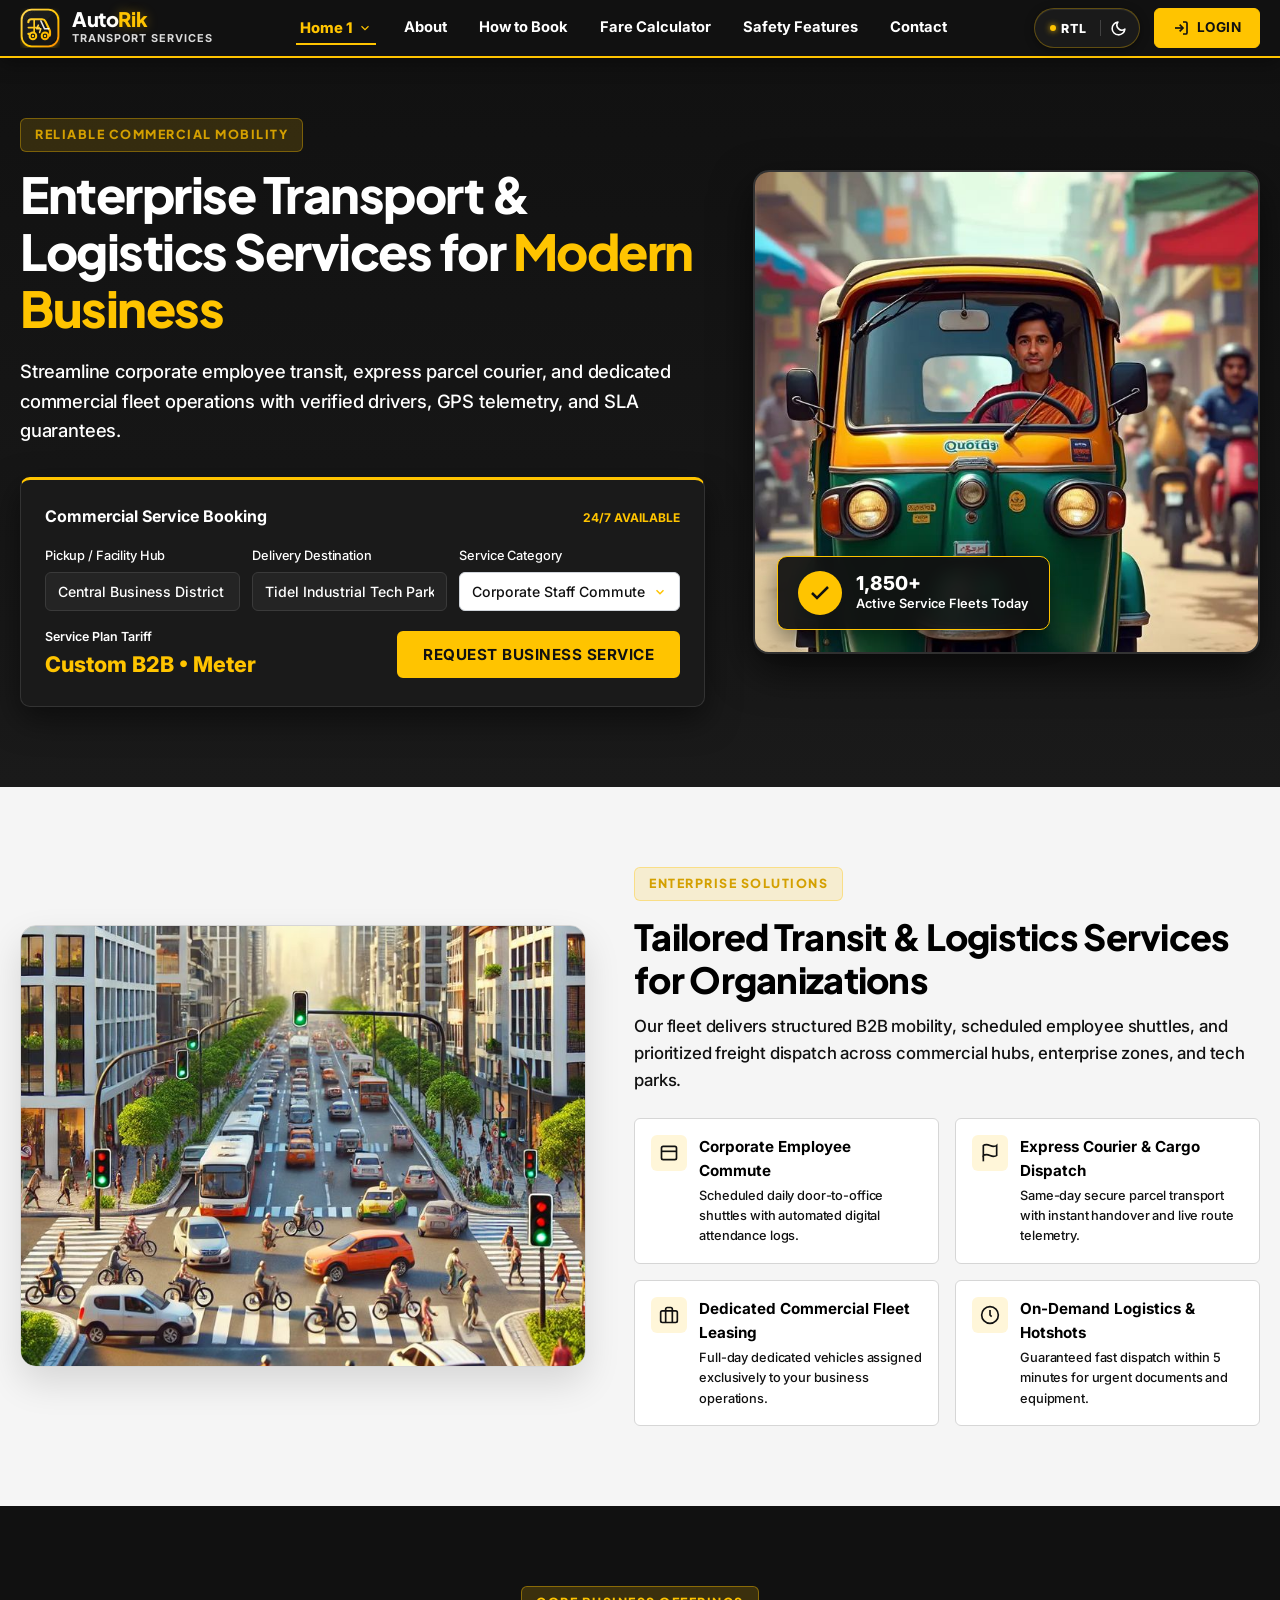
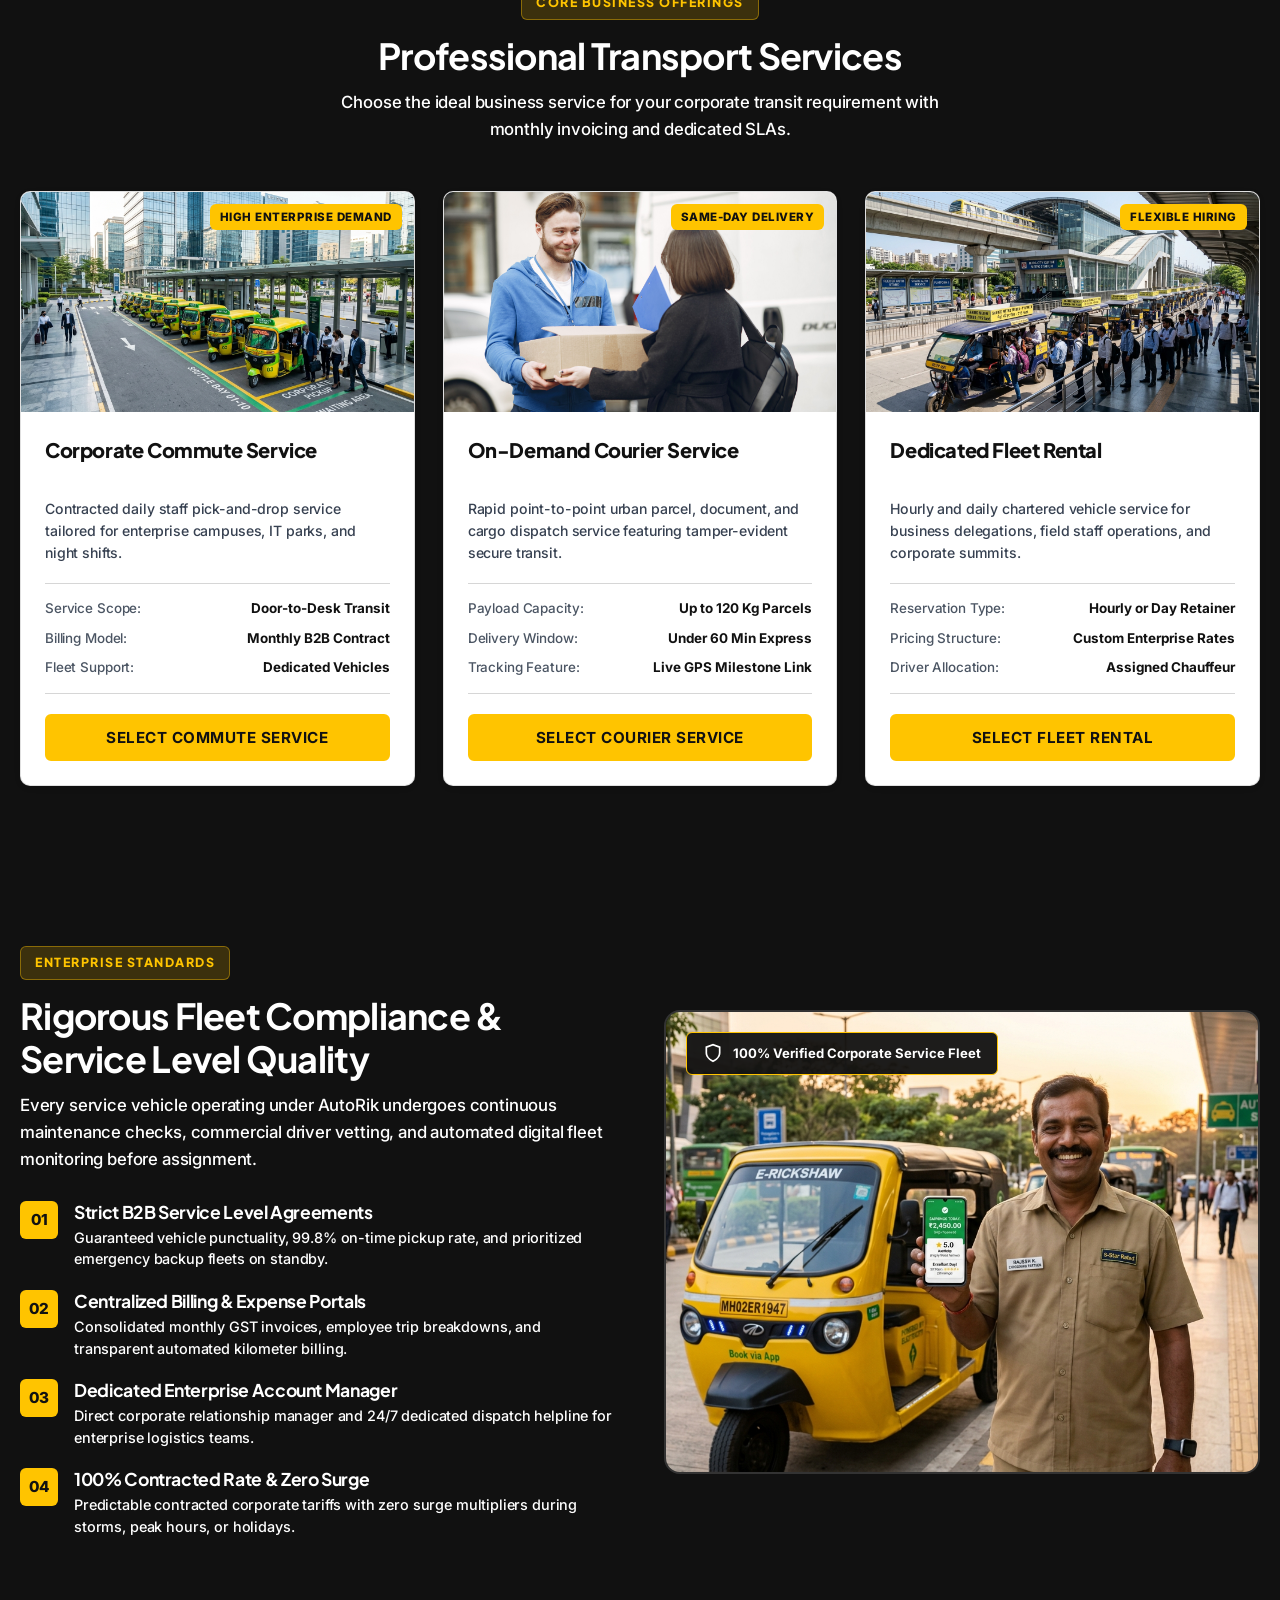
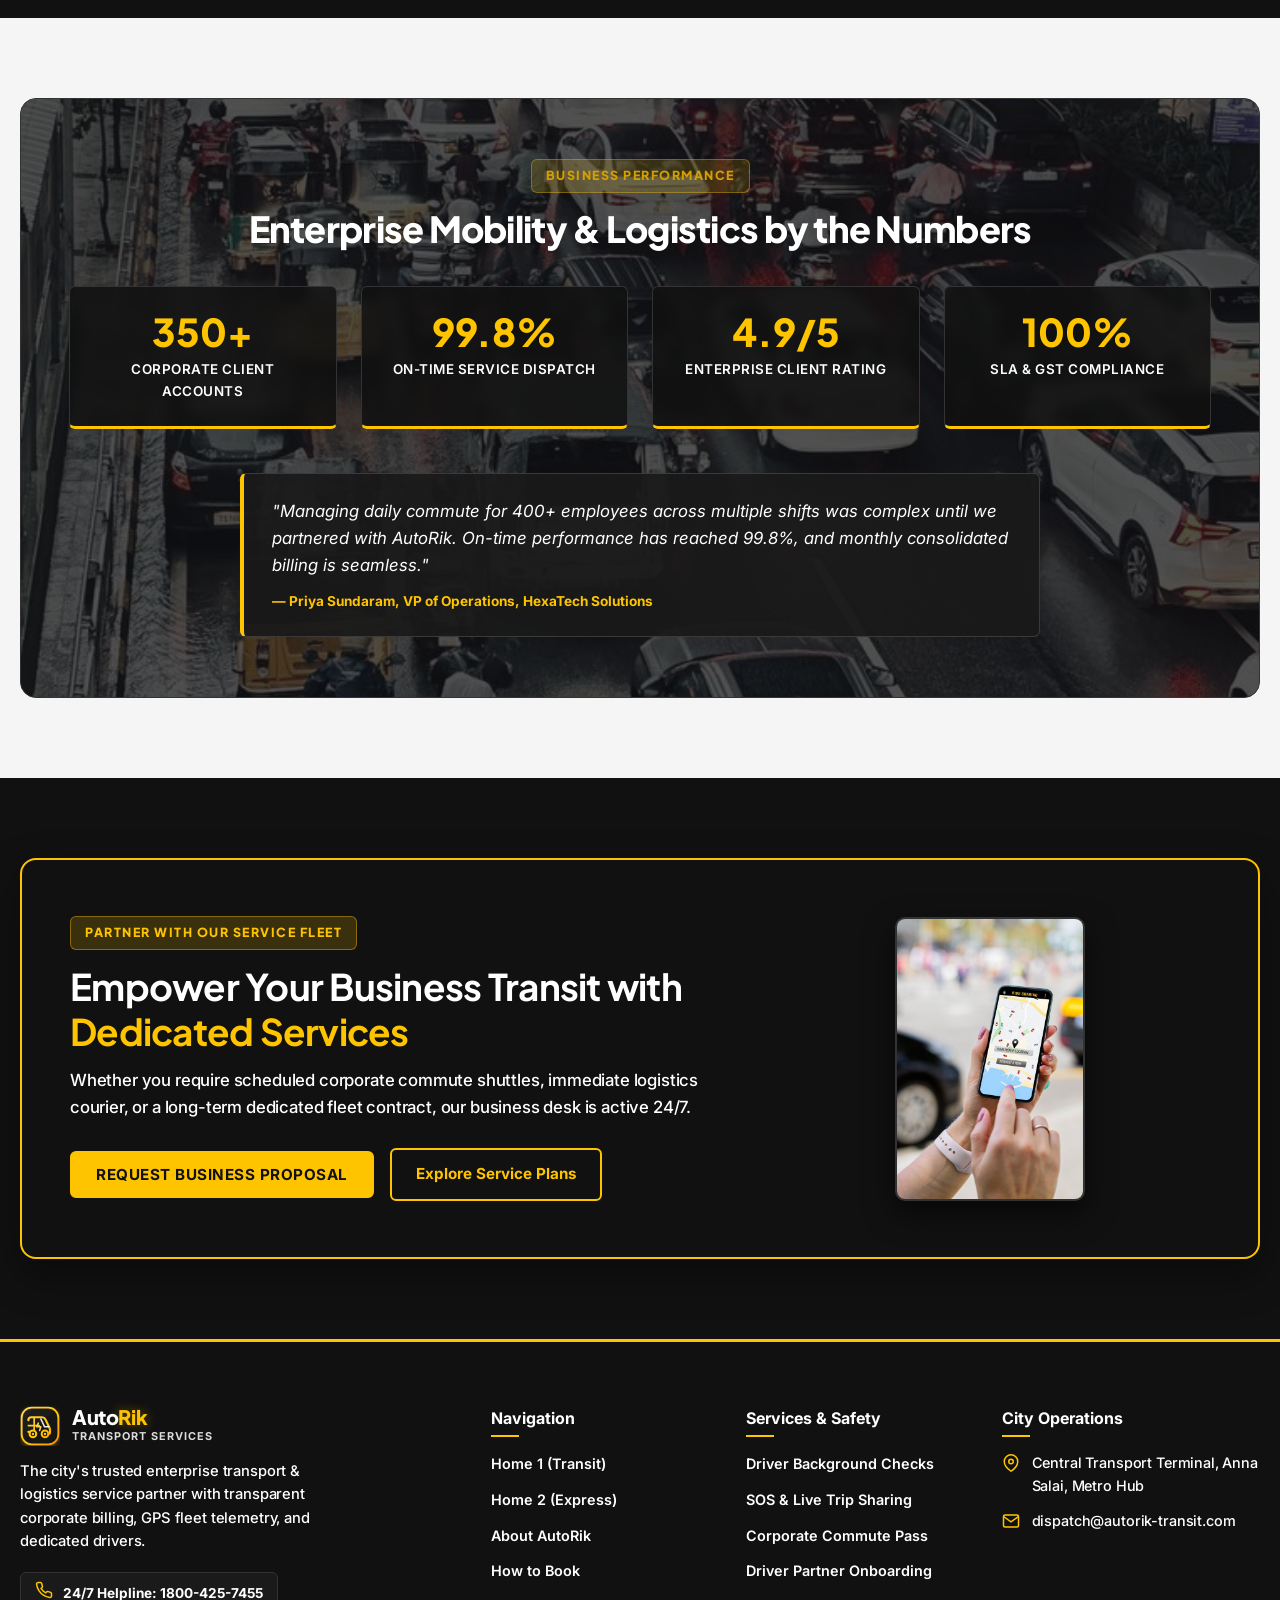
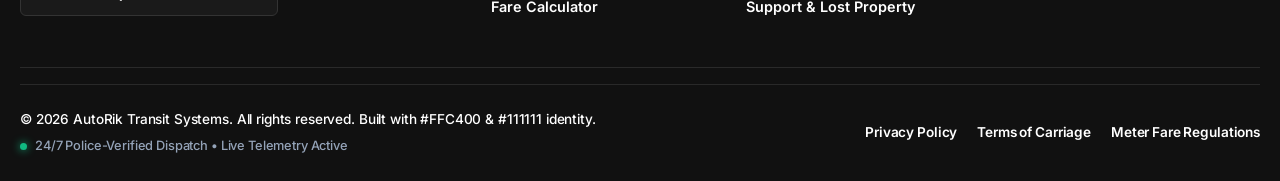
<file: index.html>
<!DOCTYPE html>
<html lang="en">

<head>
  <meta charset="UTF-8">
  <meta name="viewport" content="width=device-width, initial-scale=1.0">
  <title>AutoRik — Enterprise Transport & Commercial Logistics Services Network</title>
  <meta name="description"
    content="Comprehensive transport & logistics services for corporate commutes, on-demand dispatch, parcel delivery, and dedicated fleet rental.">
  <link rel="icon" type="image/svg+xml" href="assets/images/icons/favicon.svg">
  <link rel="apple-touch-icon" href="assets/images/icons/favicon.svg">
  <link rel="stylesheet" href="assets/css/style.css?v=3.7">
  <link rel="stylesheet" href="assets/css/responsive.css?v=3.7">
</head>

<body>

  <!-- Branded Site Loader -->
  <div class="site-loader" id="siteLoader" aria-label="Loading page">
    <div class="loader-content">
      <div class="loader-logo-ring">
        <img src="assets/images/icons/logo.svg" alt="AutoRik" width="54" height="54" class="loader-logo-img">
        <div class="loader-spin-ring"></div>
      </div>
      <div class="loader-title">Auto<span>Rik</span></div>
      <div class="loader-bar-wrap">
        <div class="loader-bar-fill"></div>
      </div>
      <div class="loader-status">Connecting Service Fleet...</div>
    </div>
  </div>

  <!-- Fixed Header (Single-Line Compact Header) -->
  <header class="site-header" id="siteHeader">
    <div class="container header-inner">
      <a href="index.html" class="brand-link" aria-label="AutoRik Home">
        <div class="brand-icon-box" aria-hidden="true">
          <img src="assets/images/icons/logo.svg" alt="AutoRik Brand Logo" width="40" height="40">
        </div>
        <div class="brand-text-wrap">
          <div class="brand-title">Auto<span>Rik</span></div>
          <div class="brand-subtitle">Transport Services</div>
        </div>
      </a>

      <!-- Desktop Navigation (Exactly 6 Primary Items) -->
      <nav class="desktop-nav" aria-label="Main Navigation">
        <ul class="nav-list">
          <!-- Item 1: Home Dropdown (Click Only) -->
          <li class="nav-item">
            <button type="button" class="nav-link dropdown-toggle active" id="homeDropdownToggle" aria-expanded="false"
              aria-haspopup="true">
              Home
              <svg width="14" height="14" viewBox="0 0 24 24" fill="none" stroke="currentColor" stroke-width="2">
                <polyline points="6 9 12 15 18 9"></polyline>
              </svg>
            </button>
            <ul class="dropdown-menu" id="homeDropdownMenu" role="menu">
              <li class="dropdown-item" role="none"><a href="index.html" class="active" role="menuitem">Home 1 (Transit
                  Hub)</a></li>
              <li class="dropdown-item" role="none"><a href="home-2.html" role="menuitem">Home 2 (Metro Express)</a>
              </li>
            </ul>
          </li>
          <!-- Item 2: About -->
          <li class="nav-item"><a href="about.html" class="nav-link">About</a></li>
          <!-- Item 3: How to Book -->
          <li class="nav-item"><a href="how-to-book.html" class="nav-link">How to Book</a></li>
          <!-- Item 4: Fare Calculator -->
          <li class="nav-item"><a href="fare-calculator.html" class="nav-link">Fare Calculator</a></li>
          <!-- Item 5: Safety Features -->
          <li class="nav-item"><a href="safety.html" class="nav-link">Safety Features</a></li>
          <!-- Item 6: Contact -->
          <li class="nav-item"><a href="contact.html" class="nav-link">Contact</a></li>
        </ul>
      </nav>

      <!-- Header Utilities & Login Button -->
      <div class="header-actions">
        <div class="header-action-controls">
          <button type="button" class="ctrl-btn rtl-toggle-btn" aria-label="Toggle RTL text direction">
            <span class="ctrl-icon-dot"></span>
            <span class="rtl-text-label">RTL</span>
          </button>
          <div class="ctrl-divider" aria-hidden="true"></div>
          <button type="button" class="ctrl-btn theme-toggle-btn" aria-label="Toggle dark mode">
            <span class="theme-icon-wrap" aria-hidden="true">
              <svg width="17" height="17" viewBox="0 0 24 24" fill="none" stroke="currentColor" stroke-width="2.2"
                stroke-linecap="round" stroke-linejoin="round">
                <path d="M21 12.79A9 9 0 1 1 11.21 3 7 7 0 0 0 21 12.79z"></path>
              </svg>
            </span>
          </button>
        </div>
        <a href="login.html" class="btn-login" aria-label="Go to Account Login">
          <svg width="16" height="16" viewBox="0 0 24 24" fill="none" stroke="currentColor" stroke-width="2.5">
            <path d="M15 3h4a2 2 0 0 1 2 2v14a2 2 0 0 1-2 2h-4" />
            <polyline points="10 17 15 12 10 7" />
            <line x1="15" y1="12" x2="3" y2="12" />
          </svg>
          <span>Login</span>
        </a>
        <button type="button" class="mobile-toggle-btn" id="mobileToggleBtn" aria-label="Open mobile navigation menu"
          aria-expanded="false">
          <span class="hamburger-icon">
            <svg width="26" height="26" viewBox="0 0 24 24" fill="none" stroke="currentColor" stroke-width="2.2"
              stroke-linecap="round">
              <line x1="3" y1="12" x2="21" y2="12" />
              <line x1="3" y1="6" x2="21" y2="6" />
              <line x1="3" y1="18" x2="21" y2="18" />
            </svg>
          </span>
          <span class="close-icon" aria-hidden="true">
            <svg width="26" height="26" viewBox="0 0 24 24" fill="none" stroke="currentColor" stroke-width="2.4"
              stroke-linecap="round" stroke-linejoin="round">
              <line x1="18" y1="6" x2="6" y2="18" />
              <line x1="6" y1="6" x2="18" y2="18" />
            </svg>
          </span>
        </button>
      </div>
    </div>
  </header>

  <!-- Mobile Drawer Menu -->
  <div class="mobile-drawer-overlay" id="mobileDrawerOverlay" role="dialog" aria-modal="true"
    aria-label="Mobile Navigation">
    <div class="mobile-drawer">


      <ul class="mobile-nav-list">
        <li>
          <button type="button" class="mobile-nav-link mobile-accordion-toggle active" id="mobileHomeAccordion"
            aria-expanded="false">
            <span>Home</span>
            <svg width="14" height="14" viewBox="0 0 24 24" fill="none" stroke="currentColor" stroke-width="2">
              <polyline points="6 9 12 15 18 9"></polyline>
            </svg>
          </button>
          <ul class="mobile-accordion-menu" id="mobileHomeSubmenu">
            <li><a href="index.html" class="active">Home 1 (Transit Hub)</a></li>
            <li><a href="home-2.html">Home 2 (Metro Express)</a></li>
          </ul>
        </li>
        <li><a href="about.html" class="mobile-nav-link">About</a></li>
        <li><a href="how-to-book.html" class="mobile-nav-link">How to Book</a></li>
        <li><a href="fare-calculator.html" class="mobile-nav-link">Fare Calculator</a></li>
        <li><a href="safety.html" class="mobile-nav-link">Safety Features</a></li>
        <li><a href="contact.html" class="mobile-nav-link">Contact</a></li>
      </ul>

      <div class="mobile-drawer-footer">
        <a href="login.html" class="btn btn-primary btn-login" style="width:100%; justify-content:center;">
          <svg width="16" height="16" viewBox="0 0 24 24" fill="none" stroke="currentColor" stroke-width="2.5">
            <path d="M15 3h4a2 2 0 0 1 2 2v14a2 2 0 0 1-2 2h-4" />
            <polyline points="10 17 15 12 10 7" />
            <line x1="15" y1="12" x2="3" y2="12" />
          </svg>
          <span>Account Login</span>
        </a>

      </div>
    </div>
  </div>

  <main>
    <!-- =======================================================================
         SECTION 1: HERO (Dynamic Split + Quick Route Picker)
         ======================================================================= -->
    <section class="hero-wrap" aria-labelledby="heroHeading">
      <div class="container">
        <div class="hero-grid">
          <div>
            <div class="eyebrow">Reliable Commercial Mobility</div>
            <h1 class="hero-title" id="heroHeading">
              Enterprise Transport & Logistics Services for <span>Modern Business</span>
            </h1>
            <p class="hero-subtitle">
              Streamline corporate employee transit, express parcel courier, and dedicated commercial fleet operations
              with verified drivers, GPS telemetry, and SLA guarantees.
            </p>

            <!-- Quick Booking Bar -->
            <div class="booking-widget-card">
              <div class="widget-title">
                <span>Commercial Service Booking</span>
                <span class="widget-tag">24/7 Available</span>
              </div>
              <div class="booking-fields-row">
                <div class="field-box">
                  <label class="field-label" for="pickupLoc">Pickup / Facility Hub</label>
                  <input type="text" id="pickupLoc" class="field-input" placeholder="Corporate Office / Metro Gate"
                    value="Central Business District">
                </div>
                <div class="field-box">
                  <label class="field-label" for="dropLoc">Delivery Destination</label>
                  <input type="text" id="dropLoc" class="field-input" placeholder="Tech Park, Warehouse, Terminal"
                    value="Tidel Industrial Tech Park">
                </div>
                <div class="field-box">
                  <label class="field-label" for="rideCategory">Service Category</label>
                  <select id="rideCategory" class="field-select">
                    <option value="metered">Corporate Staff Commute</option>
                    <option value="ev">Express Parcel Dispatch</option>
                    <option value="share">Dedicated Fleet Leasing</option>
                  </select>
                </div>
              </div>
              <div class="widget-submit-row">
                <div class="fare-preview">
                  <span class="fare-caption">Service Plan Tariff</span>
                  <span class="fare-value">Custom B2B &bull; Meter</span>
                </div>
                <button type="button" class="btn btn-primary btn-login">
                  Request Business Service
                </button>
              </div>
            </div>
          </div>

          <!-- Hero Photography with Live Float Badge -->
          <div class="hero-media-wrap">
            <div class="hero-img-frame">
              <img src="assets/images/hero/p1.jpg"
                alt="Dedicated commercial auto rickshaw fleet lined up outside modern corporate IT plaza" width="600"
                height="480" loading="eager">
            </div>
            <div class="hero-float-badge">
              <div class="float-badge-icon">
                <svg width="24" height="24" viewBox="0 0 24 24" fill="none" stroke="currentColor" stroke-width="2.5">
                  <polyline points="20 6 9 17 4 12" />
                </svg>
              </div>
              <div>
                <div class="float-badge-num">1,850+</div>
                <div class="float-badge-txt">Active Service Fleets Today</div>
              </div>
            </div>
          </div>
        </div>
      </div>
    </section>

    <!-- =======================================================================
         SECTION 2: CITY COVERAGE & TRANSIT NODES (Editorial Split)
         ======================================================================= -->
    <section class="section section-light" aria-labelledby="coverageHeading">
      <div class="container">
        <div class="coverage-grid">
          <div class="coverage-photo-box">
            <img src="assets/images/sections/p2.jpg"
              alt="Aerial perspective of busy city transit avenues and interconnected roads" width="560" height="440"
              loading="lazy">
          </div>
          <div>
            <div class="eyebrow">Enterprise Solutions</div>
            <h2 class="section-title" id="coverageHeading">Tailored Transit & Logistics Services for Organizations</h2>
            <p class="section-desc text-left" style="margin: 0 0 24px 0;">
              Our fleet delivers structured B2B mobility, scheduled employee shuttles, and prioritized freight dispatch
              across commercial hubs, enterprise zones, and tech parks.
            </p>
            <div class="coverage-nodes-list">
              <div class="node-item">
                <div class="node-icon-box">
                  <svg width="20" height="20" viewBox="0 0 24 24" fill="none" stroke="currentColor" stroke-width="2">
                    <rect x="3" y="4" width="18" height="16" rx="2" />
                    <line x1="3" y1="10" x2="21" y2="10" />
                    <line x1="7" y1="15" x2="7.01" y2="15" />
                    <line x1="17" y1="15" x2="17.01" y2="15" />
                  </svg>
                </div>
                <div>
                  <div class="node-name">Corporate Employee Commute</div>
                  <div class="node-desc">Scheduled daily door-to-office shuttles with automated digital attendance logs.
                  </div>
                </div>
              </div>

              <div class="node-item">
                <div class="node-icon-box">
                  <svg width="20" height="20" viewBox="0 0 24 24" fill="none" stroke="currentColor" stroke-width="2">
                    <path d="M4 15s1-1 4-1 5 2 8 2 4-1 4-1V3s-1 1-4 1-5-2-8-2-4 1-4 1z" />
                    <line x1="4" y1="22" x2="4" y2="15" />
                  </svg>
                </div>
                <div>
                  <div class="node-name">Express Courier & Cargo Dispatch</div>
                  <div class="node-desc">Same-day secure parcel transport with instant handover and live route
                    telemetry.</div>
                </div>
              </div>

              <div class="node-item">
                <div class="node-icon-box">
                  <svg width="20" height="20" viewBox="0 0 24 24" fill="none" stroke="currentColor" stroke-width="2">
                    <rect x="2" y="7" width="20" height="14" rx="2" ry="2" />
                    <path d="M16 21V5a2 2 0 0 0-2-2h-4a2 2 0 0 0-2 2v16" />
                  </svg>
                </div>
                <div>
                  <div class="node-name">Dedicated Commercial Fleet Leasing</div>
                  <div class="node-desc">Full-day dedicated vehicles assigned exclusively to your business operations.
                  </div>
                </div>
              </div>

              <div class="node-item">
                <div class="node-icon-box">
                  <svg width="20" height="20" viewBox="0 0 24 24" fill="none" stroke="currentColor" stroke-width="2">
                    <circle cx="12" cy="12" r="10" />
                    <polyline points="12 6 12 12 14 14" />
                  </svg>
                </div>
                <div>
                  <div class="node-name">On-Demand Logistics & Hotshots</div>
                  <div class="node-desc">Guaranteed fast dispatch within 5 minutes for urgent documents and equipment.
                  </div>
                </div>
              </div>
            </div>
          </div>
        </div>
      </div>
    </section>

    <!-- =======================================================================
         SECTION 3: FLEET CATEGORIES (Uniform Cards, Even Height, Even Text)
         ======================================================================= -->
    <section class="section section-dark" aria-labelledby="fleetHeading">
      <div class="container">
        <div class="section-header">
          <div class="eyebrow">Core Business Offerings</div>
          <h2 class="section-title" id="fleetHeading">Professional Transport Services</h2>
          <p class="section-desc">
            Choose the ideal business service for your corporate transit requirement with monthly invoicing and
            dedicated
            SLAs.
          </p>
        </div>

        <div class="fleet-grid">
          <!-- Card 1: Corporate Commute Service -->
          <div class="fleet-card">
            <div class="fleet-img-wrap">
              <img src="assets/images/sections/p16.jpg" alt="Classic yellow and black metered 3-wheeler auto rickshaw"
                width="400" height="220" loading="lazy">
              <span class="fleet-badge">High Enterprise Demand</span>
            </div>
            <div class="fleet-body">
              <h3 class="fleet-title">Corporate Commute Service</h3>
              <p class="fleet-snippet">Contracted daily staff pick-and-drop service tailored for enterprise campuses, IT
                parks, and night shifts.</p>
              <ul class="fleet-specs-list">
                <li class="fleet-spec-row">
                  <span class="spec-name">Service Scope:</span>
                  <span class="spec-val">Door-to-Desk Transit</span>
                </li>
                <li class="fleet-spec-row">
                  <span class="spec-name">Billing Model:</span>
                  <span class="spec-val">Monthly B2B Contract</span>
                </li>
                <li class="fleet-spec-row">
                  <span class="spec-name">Fleet Support:</span>
                  <span class="spec-val">Dedicated Vehicles</span>
                </li>
              </ul>
              <button type="button" class="btn btn-primary btn-login">Select Commute Service</button>
            </div>
          </div>

          <!-- Card 2: Electric EV Rickshaw -->
          <div class="fleet-card">
            <div class="fleet-img-wrap">
              <img src="assets/images/sections/p4.jpg" alt="Eco-friendly electric green auto rickshaw on city avenue"
                width="400" height="220" loading="lazy">
              <span class="fleet-badge">Same-Day Delivery</span>
            </div>
            <div class="fleet-body">
              <h3 class="fleet-title">On-Demand Courier Service</h3>
              <p class="fleet-snippet">Rapid point-to-point urban parcel, document, and cargo dispatch service featuring
                tamper-evident secure transit.</p>
              <ul class="fleet-specs-list">
                <li class="fleet-spec-row">
                  <span class="spec-name">Payload Capacity:</span>
                  <span class="spec-val">Up to 120 Kg Parcels</span>
                </li>
                <li class="fleet-spec-row">
                  <span class="spec-name">Delivery Window:</span>
                  <span class="spec-val">Under 60 Min Express</span>
                </li>
                <li class="fleet-spec-row">
                  <span class="spec-name">Tracking Feature:</span>
                  <span class="spec-val">Live GPS Milestone Link</span>
                </li>
              </ul>
              <button type="button" class="btn btn-primary btn-login">Select Courier Service</button>
            </div>
          </div>

          <!-- Card 3: Point-to-Point Share Van -->
          <div class="fleet-card">
            <div class="fleet-img-wrap">
              <img src="assets/images/services/p5.jpg"
                alt="Shared commuter transport vehicle waiting at station terminal" width="400" height="220"
                loading="lazy">
              <span class="fleet-badge">Flexible Hiring</span>
            </div>
            <div class="fleet-body">
              <h3 class="fleet-title">Dedicated Fleet Rental</h3>
              <p class="fleet-snippet">Hourly and daily chartered vehicle service for business delegations, field staff
                operations, and corporate summits.</p>
              <ul class="fleet-specs-list">
                <li class="fleet-spec-row">
                  <span class="spec-name">Reservation Type:</span>
                  <span class="spec-val">Hourly or Day Retainer</span>
                </li>
                <li class="fleet-spec-row">
                  <span class="spec-name">Pricing Structure:</span>
                  <span class="spec-val">Custom Enterprise Rates</span>
                </li>
                <li class="fleet-spec-row">
                  <span class="spec-name">Driver Allocation:</span>
                  <span class="spec-val">Assigned Chauffeur</span>
                </li>
              </ul>
              <button type="button" class="btn btn-primary btn-login">Select Fleet Rental</button>
            </div>
          </div>
        </div>
      </div>
    </section>

    <!-- =======================================================================
         SECTION 4: SAFETY & VERIFIED STANDARDS (Editorial Photo Feature)
         ======================================================================= -->
    <section class="section section-dark" aria-labelledby="standardsHeading">
      <div class="container">
        <div class="standards-grid">
          <div>
            <div class="eyebrow">Enterprise Standards</div>
            <h2 class="section-title" id="standardsHeading">Rigorous Fleet Compliance & Service Level Quality</h2>
            <p class="section-desc text-left" style="margin: 0 0 20px 0;">
              Every service vehicle operating under AutoRik undergoes continuous maintenance checks, commercial driver
              vetting, and automated digital fleet monitoring before assignment.
            </p>

            <div class="standards-features-list">
              <div class="standard-item">
                <div class="standard-num-box">01</div>
                <div>
                  <h3 class="standard-heading">Strict B2B Service Level Agreements</h3>
                  <p class="standard-detail">Guaranteed vehicle punctuality, 99.8% on-time pickup rate, and prioritized
                    emergency backup fleets on standby.</p>
                </div>
              </div>

              <div class="standard-item">
                <div class="standard-num-box">02</div>
                <div>
                  <h3 class="standard-heading">Centralized Billing & Expense Portals</h3>
                  <p class="standard-detail">Consolidated monthly GST invoices, employee trip breakdowns, and
                    transparent
                    automated kilometer billing.</p>
                </div>
              </div>

              <div class="standard-item">
                <div class="standard-num-box">03</div>
                <div>
                  <h3 class="standard-heading">Dedicated Enterprise Account Manager</h3>
                  <p class="standard-detail">Direct corporate relationship manager and 24/7 dedicated dispatch helpline
                    for enterprise logistics teams.</p>
                </div>
              </div>

              <div class="standard-item">
                <div class="standard-num-box">04</div>
                <div>
                  <h3 class="standard-heading">100% Contracted Rate & Zero Surge</h3>
                  <p class="standard-detail">Predictable contracted corporate tariffs with zero surge multipliers during
                    storms, peak hours, or holidays.</p>
                </div>
              </div>
            </div>
          </div>

          <div class="standards-media-wrap">
            <img src="assets/images/about/p6.jpg"
              alt="Professional verified auto rickshaw driver partner smiling in uniform" width="560" height="460"
              loading="lazy">
            <div class="driver-id-tag">
              <svg width="20" height="20" viewBox="0 0 24 24" fill="none" stroke="currentColor" stroke-width="2">
                <path d="M12 22s8-4 8-10V5l-8-3-8 3v7c0 6 8 10 8 10z" />
              </svg>
              <span class="badge-text">100% Verified Corporate Service Fleet</span>
            </div>
          </div>
        </div>
      </div>
    </section>

    <!-- =======================================================================
         SECTION 5: COMMUTER EXPERIENCE & REAL-TIME METRICS
         ======================================================================= -->
    <section class="section section-light" aria-labelledby="metricsHeading">
      <div class="container">
        <div class="metrics-cinematic-wrap">
          <img src="assets/images/sections/p7.jpg" alt="Commuters traveling smoothly on urban street avenues"
            class="metrics-bg-photo" width="1200" height="400" loading="lazy">
          <div class="metrics-content">
            <div class="section-header" style="margin-bottom: 36px;">
              <div class="eyebrow">Business Performance</div>
              <h2 class="section-title" id="metricsHeading" style="color: var(--white);">Enterprise Mobility & Logistics
                by the Numbers
              </h2>
            </div>

            <div class="metrics-grid">
              <div class="metric-stat-box">
                <div class="metric-number">350+</div>
                <div class="metric-label">Corporate Client Accounts</div>
              </div>
              <div class="metric-stat-box">
                <div class="metric-number">99.8%</div>
                <div class="metric-label">On-Time Service Dispatch</div>
              </div>
              <div class="metric-stat-box">
                <div class="metric-number">4.9/5</div>
                <div class="metric-label">Enterprise Client Rating</div>
              </div>
              <div class="metric-stat-box">
                <div class="metric-number">100%</div>
                <div class="metric-label">SLA & GST Compliance</div>
              </div>
            </div>

            <div class="commuter-quote-card">
              <p class="quote-text">
                "Managing daily commute for 400+ employees across multiple shifts was complex until we partnered with
                AutoRik. On-time performance has reached 99.8%, and monthly consolidated billing is seamless."
              </p>
              <div class="quote-author">— Priya Sundaram, VP of Operations, HexaTech Solutions</div>
            </div>
          </div>
        </div>
      </div>
    </section>

    <!-- =======================================================================
         SECTION 6: INSTANT DISPATCH & APP DOWNLOAD (Mandatory CTA Section)
         ======================================================================= -->
    <section class="section section-dark" aria-labelledby="ctaHeading">
      <div class="container">
        <div class="cta-banner-card">
          <div class="cta-grid">
            <div>
              <div class="eyebrow">Partner With Our Service Fleet</div>
              <h2 class="cta-title" id="ctaHeading">
                Empower Your Business Transit with <span>Dedicated Services</span>
              </h2>
              <p class="cta-desc">
                Whether you require scheduled corporate commute shuttles, immediate logistics courier, or a long-term
                dedicated fleet contract, our business desk is active 24/7.
              </p>
              <div class="cta-actions">
                <button type="button" class="btn btn-primary btn-login">
                  Request Business Proposal
                </button>
                <a href="how-to-book.html" class="btn btn-outline-yellow">
                  Explore Service Plans
                </a>
              </div>
            </div>

            <div class="cta-media-wrap">
              <div class="cta-photo-frame">
                <img src="assets/images/sections/p8.jpg"
                  alt="Smartphone interface displaying instantaneous local transport booking confirmation" width="320"
                  height="280" loading="lazy">
              </div>
            </div>
          </div>
        </div>
      </div>
    </section>
  </main>

  <!-- Shared Footer -->
  <footer class="site-footer" id="footer">
    <div class="container">
      <div class="footer-top">
        <div>
          <a href="index.html" class="brand-link">
            <div class="brand-icon-box">
              <img src="assets/images/icons/logo.svg" alt="AutoRik Brand Logo" width="40" height="40">
            </div>
            <div class="brand-text-wrap">
              <div class="brand-title">Auto<span>Rik</span></div>
              <div class="brand-subtitle">Transport Services</div>
            </div>
          </a>
          <p class="footer-brand-desc">
            The city's trusted enterprise transport & logistics service partner with transparent corporate billing,
            GPS fleet telemetry, and dedicated drivers.
          </p>
          <div class="footer-emergency-badge">
            <div class="badge-icon">
              <svg width="18" height="18" viewBox="0 0 24 24" fill="none" stroke="currentColor" stroke-width="2">
                <path
                  d="M22 16.92v3a2 2 0 0 1-2.18 2 19.79 19.79 0 0 1-8.63-3.07 19.5 19.5 0 0 1-6-6 19.79 19.79 0 0 1-3.07-8.67A2 2 0 0 1 4.11 2h3a2 2 0 0 1 2 1.72 12.84 12.84 0 0 0 .7 2.81 2 2 0 0 1-.45 2.11L8.09 9.91a16 16 0 0 0 6 6l1.27-1.27a2 2 0 0 1 2.11-.45 12.84 12.84 0 0 0 2.81.7A2 2 0 0 1 22 16.92z">
                </path>
              </svg>
            </div>
            <div class="badge-text">24/7 Helpline: 1800-425-7455</div>
          </div>
        </div>

        <div>
          <div class="footer-title">Navigation</div>
          <ul class="footer-links">
            <li><a href="index.html">Home 1 (Transit)</a></li>
            <li><a href="home-2.html">Home 2 (Express)</a></li>
            <li><a href="about.html">About AutoRik</a></li>
            <li><a href="how-to-book.html">How to Book</a></li>
            <li><a href="fare-calculator.html">Fare Calculator</a></li>
          </ul>
        </div>

        <div>
          <div class="footer-title">Services & Safety</div>
          <ul class="footer-links">
            <li><a href="safety.html">Driver Background Checks</a></li>
            <li><a href="safety.html#sos">SOS & Live Trip Sharing</a></li>
            <li><a href="how-to-book.html#corporate">Corporate Commute Pass</a></li>
            <li><a href="contact.html#driver">Driver Partner Onboarding</a></li>
            <li><a href="contact.html">Support & Lost Property</a></li>
          </ul>
        </div>

        <div>
          <div class="footer-title">City Operations</div>
          <div class="footer-contact-item">
            <svg width="18" height="18" viewBox="0 0 24 24" fill="none" stroke="currentColor" stroke-width="2">
              <path d="M21 10c0 7-9 13-9 13s-9-6-9-13a9 9 0 0 1 18 0z"></path>
              <circle cx="12" cy="10" r="3"></circle>
            </svg>
            <span>Central Transport Terminal, Anna Salai, Metro Hub</span>
          </div>
          <div class="footer-contact-item">
            <svg width="18" height="18" viewBox="0 0 24 24" fill="none" stroke="currentColor" stroke-width="2">
              <path d="M4 4h16c1.1 0 2 .9 2 2v12c0 1.1-.9 2-2 2H4c-1.1 0-2-.9-2-2V6c0-1.1.9-2 2-2z"></path>
              <polyline points="22,6 12,13 2,6"></polyline>
            </svg>
            <span>dispatch@autorik-transit.com</span>
          </div>
        </div>
      </div>

      <div class="footer-bottom">
        <div class="footer-bottom-copy">
          <div>&copy; 2026 AutoRik Transit Systems. All rights reserved. Built with #FFC400 &amp; #111111 identity.
          </div>
          <div class="footer-live-status">
            <span class="status-pulse-dot"></span>
            <span>24/7 Police-Verified Dispatch &bull; Live Telemetry Active</span>
          </div>
        </div>
        <div class="footer-bottom-links">
          <a href="#">Privacy Policy</a>
          <a href="#">Terms of Carriage</a>
          <a href="#">Meter Fare Regulations</a>
        </div>
      </div>
    </div>
  </footer>

  <!-- Scroll to Top Button -->
  <button type="button" class="scroll-to-top" id="scrollTopBtn" aria-label="Scroll to top of page">
    <svg width="20" height="20" viewBox="0 0 24 24" fill="none" stroke="currentColor" stroke-width="2.5"
      stroke-linecap="round" stroke-linejoin="round">
      <line x1="12" y1="19" x2="12" y2="5" />
      <polyline points="5 12 12 5 19 12" />
    </svg>
  </button>

  <script src="assets/js/main.js?v=3.7"></script>
</body>

</html>
</file>
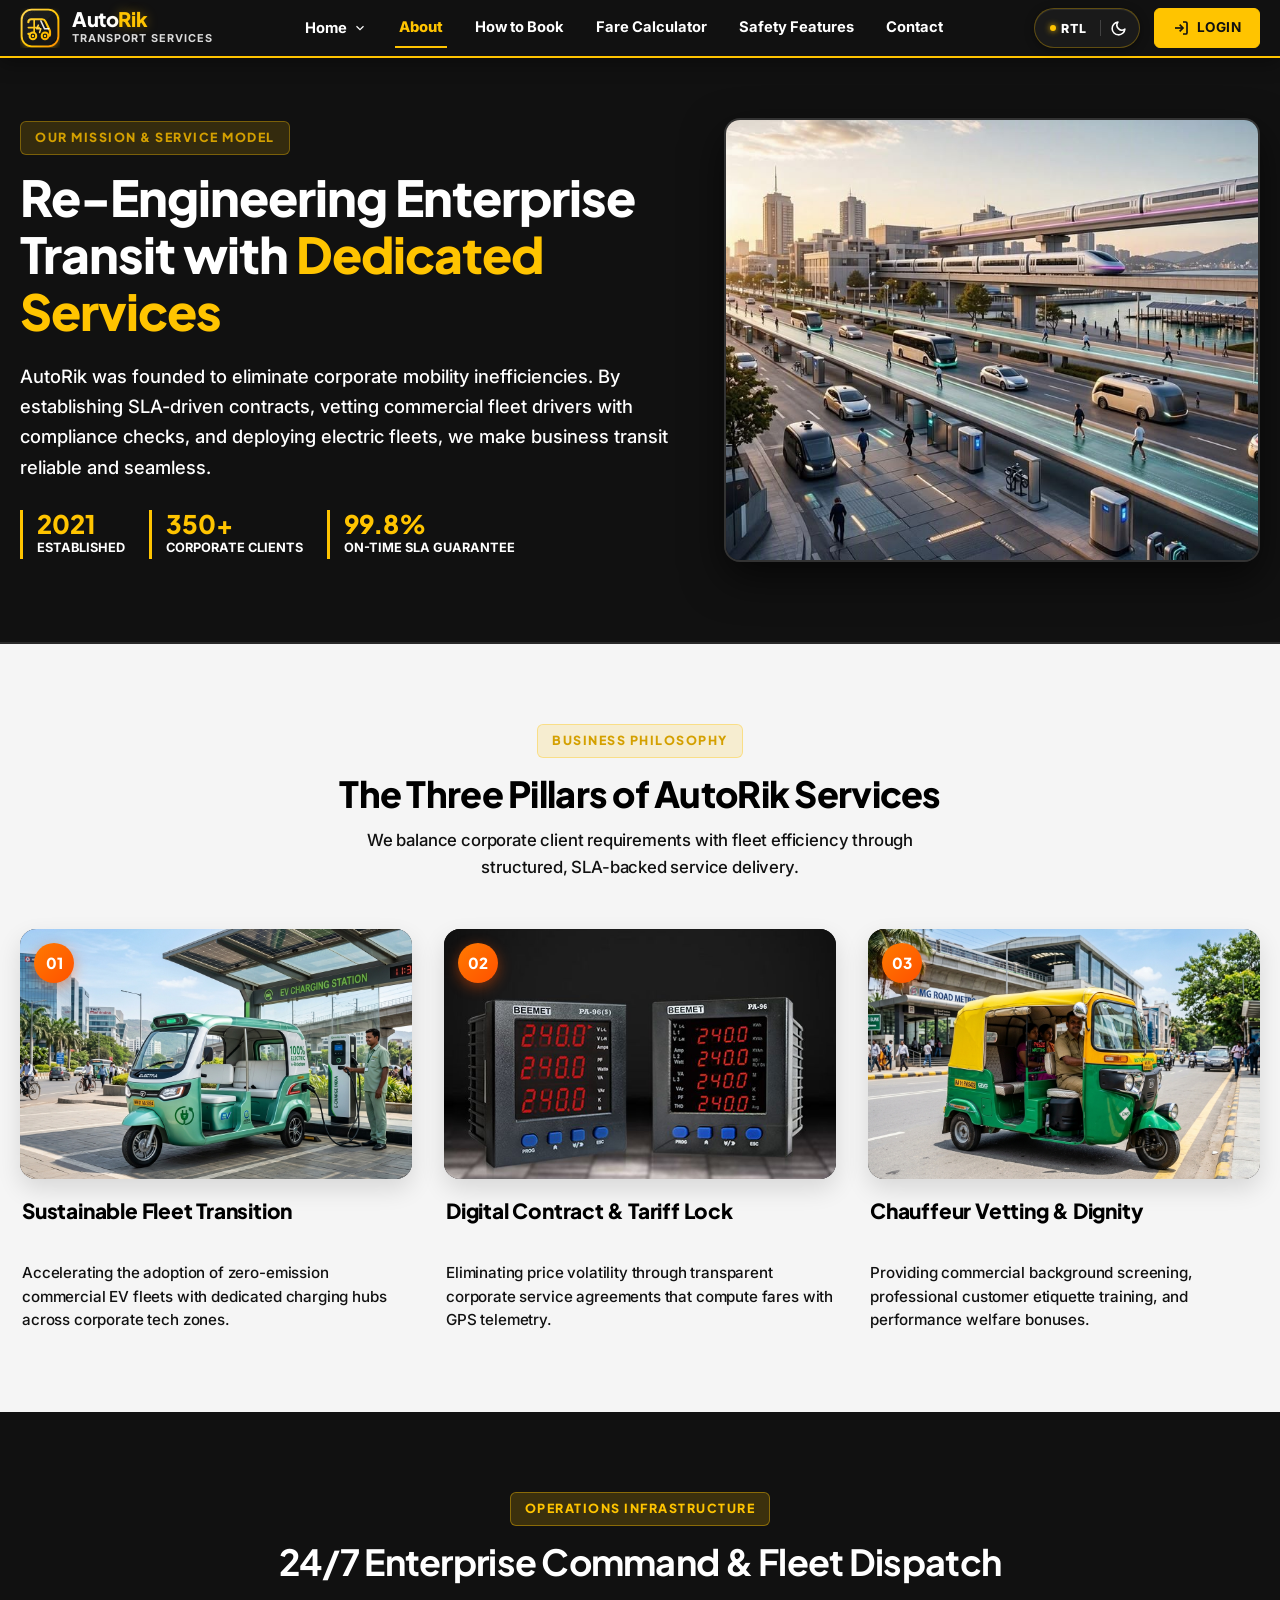
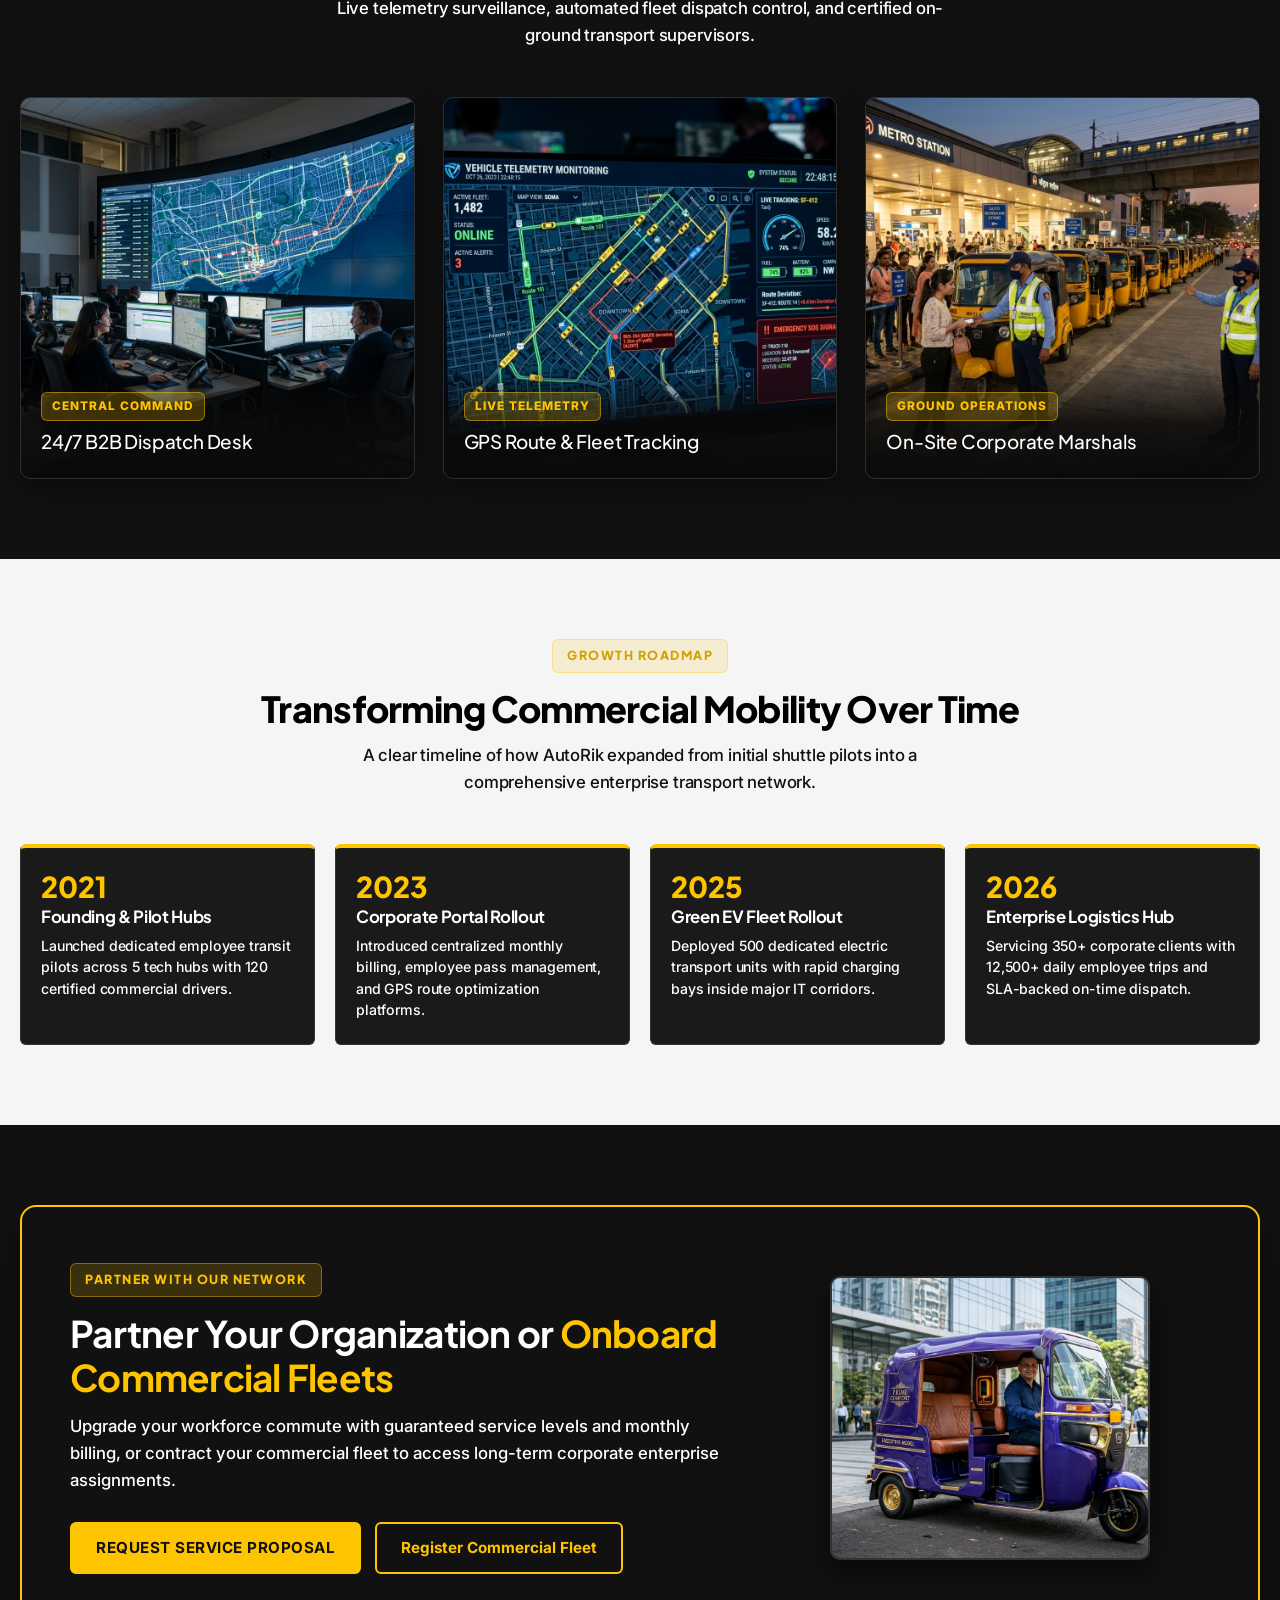
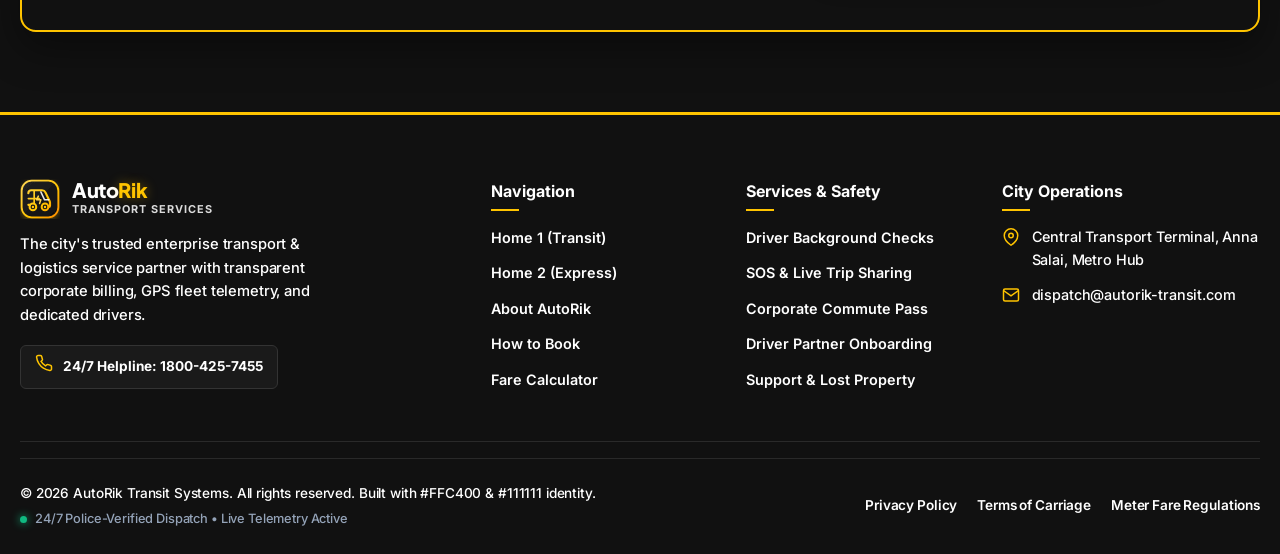
<file: about.html>
<!DOCTYPE html>
<html lang="en">

<head>
  <meta charset="UTF-8">
  <meta name="viewport" content="width=device-width, initial-scale=1.0">
  <title>About AutoRik — Enterprise Commercial Mobility & Transport Logistics</title>
  <meta name="description"
    content="Discover the mission behind AutoRik: structured B2B corporate transit, verified driver compliance, eco-friendly commercial EV fleets, and seamless enterprise mobility.">
  <link rel="icon" type="image/svg+xml" href="assets/images/icons/favicon.svg">
  <link rel="apple-touch-icon" href="assets/images/icons/favicon.svg">
  <link rel="stylesheet" href="assets/css/style.css?v=3.7">
  <link rel="stylesheet" href="assets/css/responsive.css?v=3.7">
</head>

<body>

  <!-- Branded Site Loader -->
  <div class="site-loader" id="siteLoader" aria-label="Loading page">
    <div class="loader-content">
      <div class="loader-logo-ring">
        <img src="assets/images/icons/logo.svg" alt="AutoRik" width="54" height="54" class="loader-logo-img">
        <div class="loader-spin-ring"></div>
      </div>
      <div class="loader-title">Auto<span>Rik</span></div>
      <div class="loader-bar-wrap">
        <div class="loader-bar-fill"></div>
      </div>
      <div class="loader-status">Connecting Service Fleet...</div>
    </div>
  </div>

  <!-- Fixed Header (Single-Line Compact Header) -->
  <header class="site-header" id="siteHeader">
    <div class="container header-inner">
      <a href="index.html" class="brand-link" aria-label="AutoRik Home">
        <div class="brand-icon-box" aria-hidden="true">
          <img src="assets/images/icons/logo.svg" alt="AutoRik Brand Logo" width="40" height="40">
        </div>
        <div class="brand-text-wrap">
          <div class="brand-title">Auto<span>Rik</span></div>
          <div class="brand-subtitle">Transport Services</div>
        </div>
      </a>

      <!-- Desktop Navigation (Exactly 6 Primary Items) -->
      <nav class="desktop-nav" aria-label="Main Navigation">
        <ul class="nav-list">
          <li class="nav-item">
            <button type="button" class="nav-link dropdown-toggle" id="homeDropdownToggle" aria-expanded="false"
              aria-haspopup="true">
              Home
              <svg width="14" height="14" viewBox="0 0 24 24" fill="none" stroke="currentColor" stroke-width="2">
                <polyline points="6 9 12 15 18 9"></polyline>
              </svg>
            </button>
            <ul class="dropdown-menu" id="homeDropdownMenu" role="menu">
              <li class="dropdown-item" role="none"><a href="index.html" role="menuitem">Home 1 (Transit Hub)</a></li>
              <li class="dropdown-item" role="none"><a href="home-2.html" role="menuitem">Home 2 (Metro Express)</a>
              </li>
            </ul>
          </li>
          <li class="nav-item"><a href="about.html" class="nav-link active">About</a></li>
          <li class="nav-item"><a href="how-to-book.html" class="nav-link">How to Book</a></li>
          <li class="nav-item"><a href="fare-calculator.html" class="nav-link">Fare Calculator</a></li>
          <li class="nav-item"><a href="safety.html" class="nav-link">Safety Features</a></li>
          <li class="nav-item"><a href="contact.html" class="nav-link">Contact</a></li>
        </ul>
      </nav>

      <!-- Header Utilities & Login Button -->
      <div class="header-actions">
        <div class="header-action-controls">
          <button type="button" class="ctrl-btn rtl-toggle-btn" aria-label="Toggle RTL text direction">
            <span class="ctrl-icon-dot"></span>
            <span class="rtl-text-label">RTL</span>
          </button>
          <div class="ctrl-divider" aria-hidden="true"></div>
          <button type="button" class="ctrl-btn theme-toggle-btn" aria-label="Toggle dark mode">
            <span class="theme-icon-wrap" aria-hidden="true">
              <svg width="17" height="17" viewBox="0 0 24 24" fill="none" stroke="currentColor" stroke-width="2.2" stroke-linecap="round" stroke-linejoin="round">
                <path d="M21 12.79A9 9 0 1 1 11.21 3 7 7 0 0 0 21 12.79z"></path>
              </svg>
            </span>
          </button>
        </div>
        <a href="login.html" class="btn-login" aria-label="Go to Account Login">
          <svg width="16" height="16" viewBox="0 0 24 24" fill="none" stroke="currentColor" stroke-width="2.5">
            <path d="M15 3h4a2 2 0 0 1 2 2v14a2 2 0 0 1-2 2h-4" />
            <polyline points="10 17 15 12 10 7" />
            <line x1="15" y1="12" x2="3" y2="12" />
          </svg>
          <span>Login</span>
        </a>
        <button type="button" class="mobile-toggle-btn" id="mobileToggleBtn" aria-label="Open mobile navigation menu"
          aria-expanded="false">
          <span class="hamburger-icon">
            <svg width="26" height="26" viewBox="0 0 24 24" fill="none" stroke="currentColor" stroke-width="2.2"
              stroke-linecap="round">
              <line x1="3" y1="12" x2="21" y2="12" />
              <line x1="3" y1="6" x2="21" y2="6" />
              <line x1="3" y1="18" x2="21" y2="18" />
            </svg>
          </span>
          <span class="close-icon" aria-hidden="true">
            <svg width="26" height="26" viewBox="0 0 24 24" fill="none" stroke="currentColor" stroke-width="2.4"
              stroke-linecap="round" stroke-linejoin="round">
              <line x1="18" y1="6" x2="6" y2="18" />
              <line x1="6" y1="6" x2="18" y2="18" />
            </svg>
          </span>
        </button>
      </div>
    </div>
  </header>

  <!-- Mobile Drawer Menu -->
  <div class="mobile-drawer-overlay" id="mobileDrawerOverlay" role="dialog" aria-modal="true"
    aria-label="Mobile Navigation">
    <div class="mobile-drawer">


      <ul class="mobile-nav-list">
        <li>
          <button type="button" class="mobile-nav-link mobile-accordion-toggle" id="mobileHomeAccordion"
            aria-expanded="false">
            <span>Home</span>
            <svg width="14" height="14" viewBox="0 0 24 24" fill="none" stroke="currentColor" stroke-width="2">
              <polyline points="6 9 12 15 18 9"></polyline>
            </svg>
          </button>
          <ul class="mobile-accordion-menu" id="mobileHomeSubmenu">
            <li><a href="index.html">Home 1 (Transit Hub)</a></li>
            <li><a href="home-2.html">Home 2 (Metro Express)</a></li>
          </ul>
        </li>
        <li><a href="about.html" class="mobile-nav-link active">About</a></li>
        <li><a href="how-to-book.html" class="mobile-nav-link">How to Book</a></li>
        <li><a href="fare-calculator.html" class="mobile-nav-link">Fare Calculator</a></li>
        <li><a href="safety.html" class="mobile-nav-link">Safety Features</a></li>
        <li><a href="contact.html" class="mobile-nav-link">Contact</a></li>
      </ul>

      <div class="mobile-drawer-footer">
        <a href="login.html" class="btn btn-primary btn-login" style="width:100%; justify-content:center;">
          <svg width="16" height="16" viewBox="0 0 24 24" fill="none" stroke="currentColor" stroke-width="2.5">
            <path d="M15 3h4a2 2 0 0 1 2 2v14a2 2 0 0 1-2 2h-4" />
            <polyline points="10 17 15 12 10 7" />
            <line x1="15" y1="12" x2="3" y2="12" />
          </svg>
          <span>Account Login</span>
        </a>

      </div>
    </div>
  </div>

  <main>
    <!-- =======================================================================
         ABOUT - SECTION 1: HERO MASTHEAD (Editorial Fleet & Mission)
         ======================================================================= -->
    <section class="about-hero-wrap" aria-labelledby="aboutHeroHeading">
      <div class="container">
        <div class="about-hero-grid">
          <div>
            <div class="eyebrow">Our Mission &amp; Service Model</div>
            <h1 class="about-hero-title" id="aboutHeroHeading">
              Re-Engineering Enterprise Transit with <span>Dedicated Services</span>
            </h1>
            <p class="about-hero-lead">
              AutoRik was founded to eliminate corporate mobility inefficiencies. By establishing SLA-driven contracts,
              vetting commercial fleet drivers with compliance checks, and deploying electric fleets, we make business
              transit reliable and seamless.
            </p>
            <div class="about-stats-strip">
              <div class="about-stat-item">
                <div class="about-stat-val">2021</div>
                <div class="about-stat-lbl">Established</div>
              </div>
              <div class="about-stat-item">
                <div class="about-stat-val">350+</div>
                <div class="about-stat-lbl">Corporate Clients</div>
              </div>
              <div class="about-stat-item">
                <div class="about-stat-val">99.8%</div>
                <div class="about-stat-lbl">On-Time SLA Guarantee</div>
              </div>
            </div>
          </div>

          <div class="about-hero-frame">
            <img src="assets/images/about/p16.jpg" alt="Organized city transport fleet ready for passenger dispatch"
              width="560" height="440" loading="eager">
          </div>
        </div>
      </div>
    </section>

    <!-- =======================================================================
         ABOUT - SECTION 2: 3 PILLARS OF MODERN MOBILITY (Modern Step Cards)
         ======================================================================= -->
    <section class="section section-light" aria-labelledby="pillarsHeading">
      <div class="container">
        <div class="section-header">
          <div class="eyebrow">Business Philosophy</div>
          <h2 class="section-title" id="pillarsHeading">The Three Pillars of AutoRik Services</h2>
          <p class="section-desc">
            We balance corporate client requirements with fleet efficiency through structured, SLA-backed service delivery.
          </p>
        </div>

        <div class="pillars-grid">
          <!-- Pillar 1 -->
          <div class="pillar-card">
            <div class="pillar-img-wrap">
              <img src="assets/images/about/p17.jpg" alt="Electric vehicle clean energy journey" width="400"
                height="250" loading="lazy">
              <div class="pillar-step-badge">01</div>
            </div>
            <div class="pillar-body">
              <h3 class="pillar-title">Sustainable Fleet Transition</h3>
              <p class="pillar-desc">
                Accelerating the adoption of zero-emission commercial EV fleets with dedicated charging hubs across
                corporate tech zones.
              </p>
            </div>
          </div>

          <!-- Pillar 2 -->
          <div class="pillar-card">
            <div class="pillar-img-wrap">
              <img src="assets/images/about/p18.jpg" alt="Precision digital meter calculation and fare transparency"
                width="400" height="250" loading="lazy">
              <div class="pillar-step-badge">02</div>
            </div>
            <div class="pillar-body">
              <h3 class="pillar-title">Digital Contract & Tariff Lock</h3>
              <p class="pillar-desc">
                Eliminating price volatility through transparent corporate service agreements that compute fares with
                GPS telemetry.
              </p>
            </div>
          </div>

          <!-- Pillar 3 -->
          <div class="pillar-card">
            <div class="pillar-img-wrap">
              <img src="assets/images/about/p19.jpg" alt="Respected driver partner smiling in front of vehicle"
                width="400" height="250" loading="lazy">
              <div class="pillar-step-badge">03</div>
            </div>
            <div class="pillar-body">
              <h3 class="pillar-title">Chauffeur Vetting & Dignity</h3>
              <p class="pillar-desc">
                Providing commercial background screening, professional customer etiquette training, and performance
                welfare bonuses.
              </p>
            </div>
          </div>
        </div>
      </div>
    </section>

    <!-- =======================================================================
         ABOUT - SECTION 3: COMMAND DISPATCH & OPS (3-Column Equal Image Grid)
         ======================================================================= -->
    <section class="section section-dark" aria-labelledby="dispatchHeading">
      <div class="container">
        <div class="section-header">
          <div class="eyebrow">Operations Infrastructure</div>
          <h2 class="section-title" id="dispatchHeading">24/7 Enterprise Command & Fleet Dispatch</h2>
          <p class="section-desc">
            Live telemetry surveillance, automated fleet dispatch control, and certified on-ground transport supervisors.
          </p>
        </div>

        <div class="ops-gallery-grid">
          <!-- Image 1: Central Dispatch Command -->
          <div class="ops-gallery-card">
            <div class="ops-gallery-frame">
              <img src="assets/images/about/ops-dispatch-room.jpg"
                alt="24/7 central dispatch operations control room with multi-screen video wall" width="600"
                height="450" loading="lazy">
              <div class="ops-gallery-overlay">
                <span class="ops-gallery-tag">Central Command</span>
                <h3 class="ops-gallery-title">24/7 B2B Dispatch Desk</h3>
              </div>
            </div>
          </div>

          <!-- Image 2: Live GPS Telemetry -->
          <div class="ops-gallery-card">
            <div class="ops-gallery-frame">
              <img src="assets/images/about/ops-telemetry-console.jpg"
                alt="Vehicle telemetry monitoring console with live GPS fleet routes" width="600" height="450"
                loading="lazy">
              <div class="ops-gallery-overlay">
                <span class="ops-gallery-tag">Live Telemetry</span>
                <h3 class="ops-gallery-title">GPS Route & Fleet Tracking</h3>
              </div>
            </div>
          </div>

          <!-- Image 3: On-Ground Stand Marshals -->
          <div class="ops-gallery-card">
            <div class="ops-gallery-frame">
              <img src="assets/images/about/ops-stand-marshals.jpg"
                alt="Metro station queue and uniformed stand marshals coordinating auto rickshaws" width="600"
                height="450" loading="lazy">
              <div class="ops-gallery-overlay">
                <span class="ops-gallery-tag">Ground Operations</span>
                <h3 class="ops-gallery-title">On-Site Corporate Marshals</h3>
              </div>
            </div>
          </div>
        </div>
      </div>
    </section>

    <!-- =======================================================================
         ABOUT - SECTION 4: CITY IMPACT MILESTONES (Even Horizontal Timeline)
         ======================================================================= -->
    <section class="section section-light" aria-labelledby="milestonesHeading">
      <div class="container">
        <div class="section-header">
          <div class="eyebrow">Growth Roadmap</div>
          <h2 class="section-title" id="milestonesHeading">Transforming Commercial Mobility Over Time</h2>
          <p class="section-desc">
            A clear timeline of how AutoRik expanded from initial shuttle pilots into a comprehensive enterprise transport network.
          </p>
        </div>

        <div class="milestones-grid">
          <div class="milestone-card">
            <div class="milestone-year">2021</div>
            <h3 class="milestone-title">Founding & Pilot Hubs</h3>
            <p class="milestone-desc">Launched dedicated employee transit pilots across 5 tech hubs with 120 certified commercial drivers.</p>
          </div>

          <div class="milestone-card">
            <div class="milestone-year">2023</div>
            <h3 class="milestone-title">Corporate Portal Rollout</h3>
            <p class="milestone-desc">Introduced centralized monthly billing, employee pass management, and GPS route optimization platforms.</p>
          </div>

          <div class="milestone-card">
            <div class="milestone-year">2025</div>
            <h3 class="milestone-title">Green EV Fleet Rollout</h3>
            <p class="milestone-desc">Deployed 500 dedicated electric transport units with rapid charging bays inside major IT corridors.</p>
          </div>

          <div class="milestone-card">
            <div class="milestone-year">2026</div>
            <h3 class="milestone-title">Enterprise Logistics Hub</h3>
            <p class="milestone-desc">Servicing 350+ corporate clients with 12,500+ daily employee trips and SLA-backed on-time dispatch.</p>
          </div>
        </div>
      </div>
    </section>

    <!-- =======================================================================
         ABOUT - SECTION 5: JOIN THE NETWORK (Mandatory CTA Section)
         ======================================================================= -->
    <section class="section section-dark" aria-labelledby="aboutJoinHeading">
      <div class="container">
        <div class="about-cta-card">
          <div class="about-cta-grid">
            <div>
              <div class="eyebrow"
                style="background-color:rgba(255, 196, 0, 0.2); color:var(--primary-yellow); border-color:rgba(255, 196, 0, 0.4);">
                Partner With Our Network
              </div>
              <h2 class="about-cta-title" id="aboutJoinHeading">
                Partner Your Organization or <span>Onboard Commercial Fleets</span>
              </h2>
              <p class="about-cta-desc">
                Upgrade your workforce commute with guaranteed service levels and monthly billing, or contract your
                commercial fleet to access long-term corporate enterprise assignments.
              </p>
              <div style="display:flex; gap:14px; flex-wrap:wrap;">
                <button type="button" class="btn btn-primary btn-login">
                  Request Service Proposal
                </button>
                <a href="contact.html#driver" class="btn btn-outline-yellow">
                  Register Commercial Fleet
                </a>
              </div>
            </div>

            <div class="about-cta-media">
              <div class="about-cta-frame">
                <img src="assets/images/about/p20.jpg" alt="Welcoming professional transit operations team" width="320"
                  height="280" loading="lazy">
              </div>
            </div>
          </div>
        </div>
      </div>
    </section>
  </main>

  <!-- Shared Footer -->
  <footer class="site-footer" id="footer">
    <div class="container">
      <div class="footer-top">
        <div>
          <a href="index.html" class="brand-link">
            <div class="brand-icon-box">
              <img src="assets/images/icons/logo.svg" alt="AutoRik Brand Logo" width="40" height="40">
            </div>
            <div class="brand-text-wrap">
              <div class="brand-title">Auto<span>Rik</span></div>
              <div class="brand-subtitle">Transport Services</div>
            </div>
          </a>
          <p class="footer-brand-desc">
            The city's trusted enterprise transport & logistics service partner with transparent corporate billing,
            GPS fleet telemetry, and dedicated drivers.
          </p>
          <div class="footer-emergency-badge">
            <div class="badge-icon">
              <svg width="18" height="18" viewBox="0 0 24 24" fill="none" stroke="currentColor" stroke-width="2">
                <path
                  d="M22 16.92v3a2 2 0 0 1-2.18 2 19.79 19.79 0 0 1-8.63-3.07 19.5 19.5 0 0 1-6-6 19.79 19.79 0 0 1-3.07-8.67A2 2 0 0 1 4.11 2h3a2 2 0 0 1 2 1.72 12.84 12.84 0 0 0 .7 2.81 2 2 0 0 1-.45 2.11L8.09 9.91a16 16 0 0 0 6 6l1.27-1.27a2 2 0 0 1 2.11-.45 12.84 12.84 0 0 0 2.81.7A2 2 0 0 1 22 16.92z">
                </path>
              </svg>
            </div>
            <div class="badge-text">24/7 Helpline: 1800-425-7455</div>
          </div>
        </div>

        <div>
          <div class="footer-title">Navigation</div>
          <ul class="footer-links">
            <li><a href="index.html">Home 1 (Transit)</a></li>
            <li><a href="home-2.html">Home 2 (Express)</a></li>
            <li><a href="about.html">About AutoRik</a></li>
            <li><a href="how-to-book.html">How to Book</a></li>
            <li><a href="fare-calculator.html">Fare Calculator</a></li>
          </ul>
        </div>

        <div>
          <div class="footer-title">Services & Safety</div>
          <ul class="footer-links">
            <li><a href="safety.html">Driver Background Checks</a></li>
            <li><a href="safety.html#sos">SOS & Live Trip Sharing</a></li>
            <li><a href="how-to-book.html#corporate">Corporate Commute Pass</a></li>
            <li><a href="contact.html#driver">Driver Partner Onboarding</a></li>
            <li><a href="contact.html">Support & Lost Property</a></li>
          </ul>
        </div>

        <div>
          <div class="footer-title">City Operations</div>
          <div class="footer-contact-item">
            <svg width="18" height="18" viewBox="0 0 24 24" fill="none" stroke="currentColor" stroke-width="2">
              <path d="M21 10c0 7-9 13-9 13s-9-6-9-13a9 9 0 0 1 18 0z"></path>
              <circle cx="12" cy="10" r="3"></circle>
            </svg>
            <span>Central Transport Terminal, Anna Salai, Metro Hub</span>
          </div>
          <div class="footer-contact-item">
            <svg width="18" height="18" viewBox="0 0 24 24" fill="none" stroke="currentColor" stroke-width="2">
              <path d="M4 4h16c1.1 0 2 .9 2 2v12c0 1.1-.9 2-2 2H4c-1.1 0-2-.9-2-2V6c0-1.1.9-2 2-2z"></path>
              <polyline points="22,6 12,13 2,6"></polyline>
            </svg>
            <span>dispatch@autorik-transit.com</span>
          </div>
        </div>
      </div>

      <div class="footer-bottom">
        <div class="footer-bottom-copy">
          <div>&copy; 2026 AutoRik Transit Systems. All rights reserved. Built with #FFC400 &amp; #111111 identity.</div>
          <div class="footer-live-status">
            <span class="status-pulse-dot"></span>
            <span>24/7 Police-Verified Dispatch &bull; Live Telemetry Active</span>
          </div>
        </div>
        <div class="footer-bottom-links">
          <a href="#">Privacy Policy</a>
          <a href="#">Terms of Carriage</a>
          <a href="#">Meter Fare Regulations</a>
        </div>
      </div>
    </div>
  </footer>

  <!-- Scroll to Top Button -->
  <button type="button" class="scroll-to-top" id="scrollTopBtn" aria-label="Scroll to top of page">
    <svg width="20" height="20" viewBox="0 0 24 24" fill="none" stroke="currentColor" stroke-width="2.5"
      stroke-linecap="round" stroke-linejoin="round">
      <line x1="12" y1="19" x2="12" y2="5" />
      <polyline points="5 12 12 5 19 12" />
    </svg>
  </button>

  <script src="assets/js/main.js?v=3.7"></script>
</body>

</html>
</file>
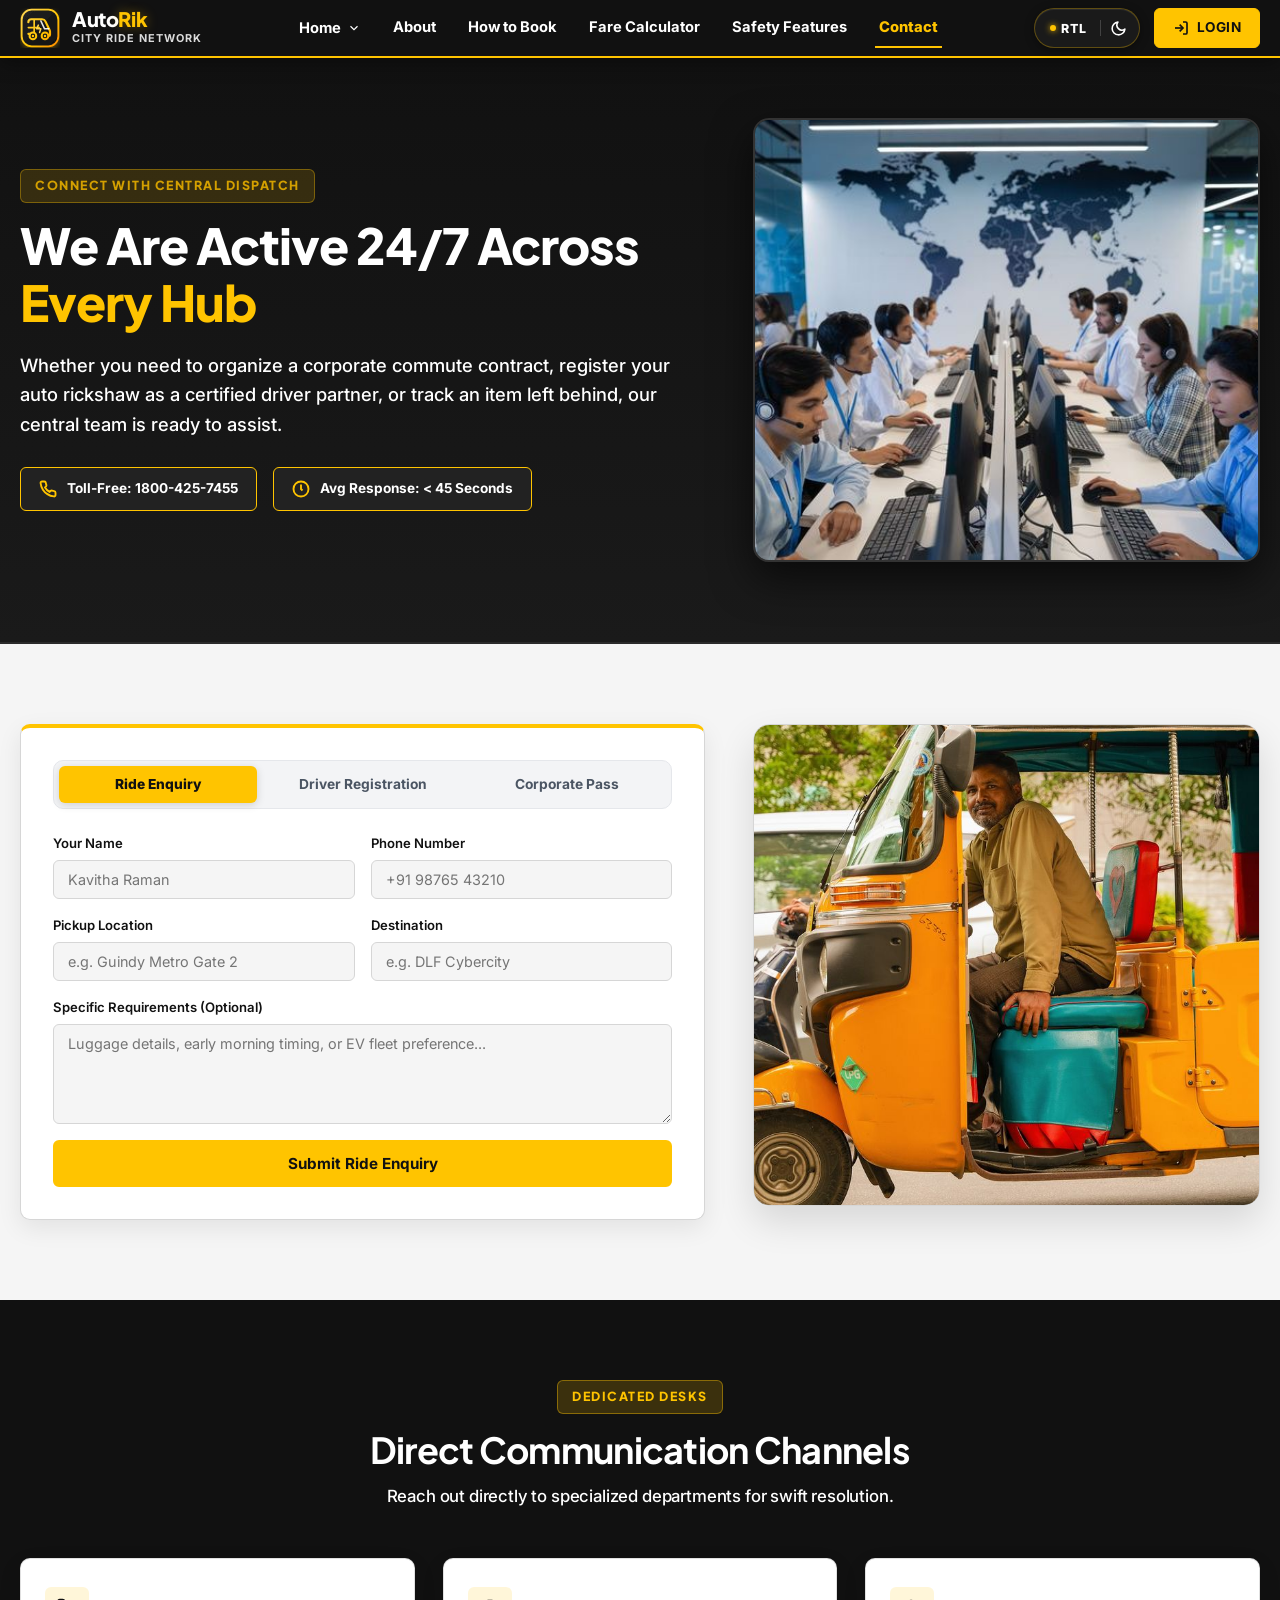
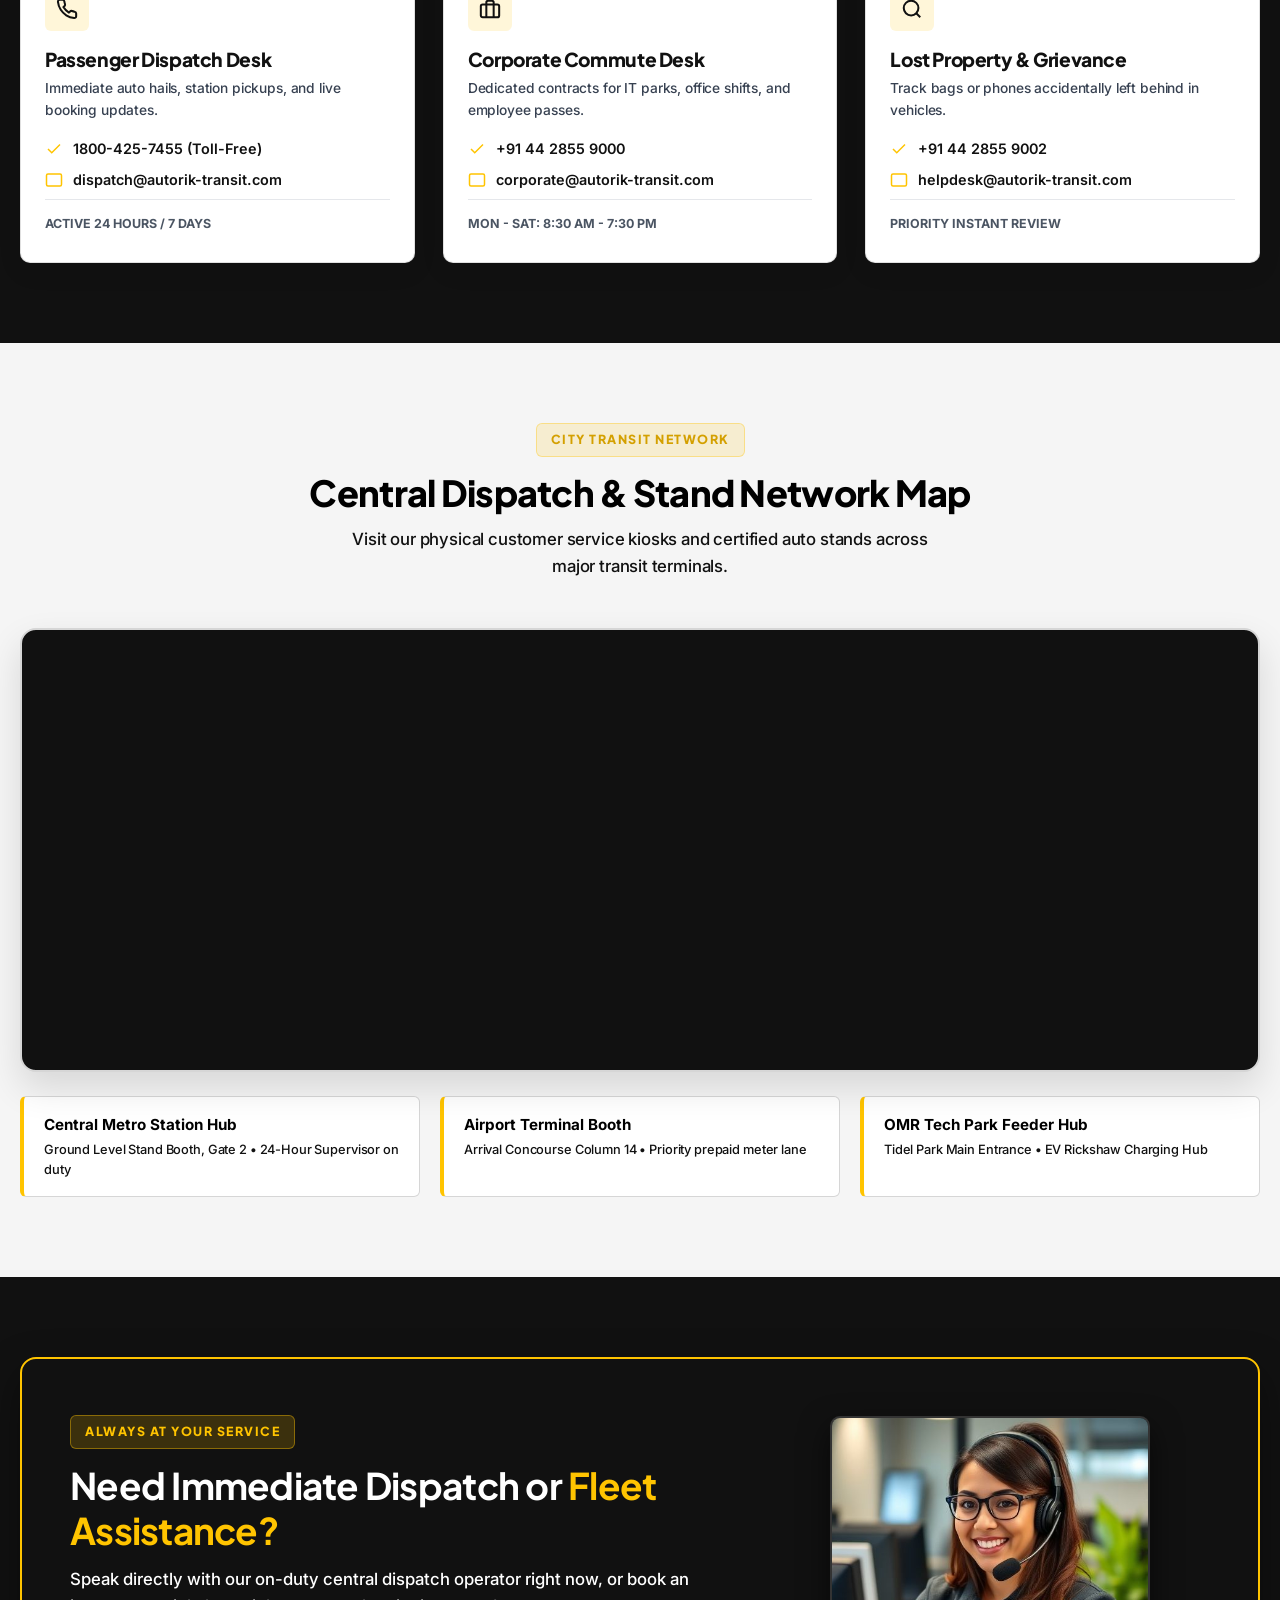
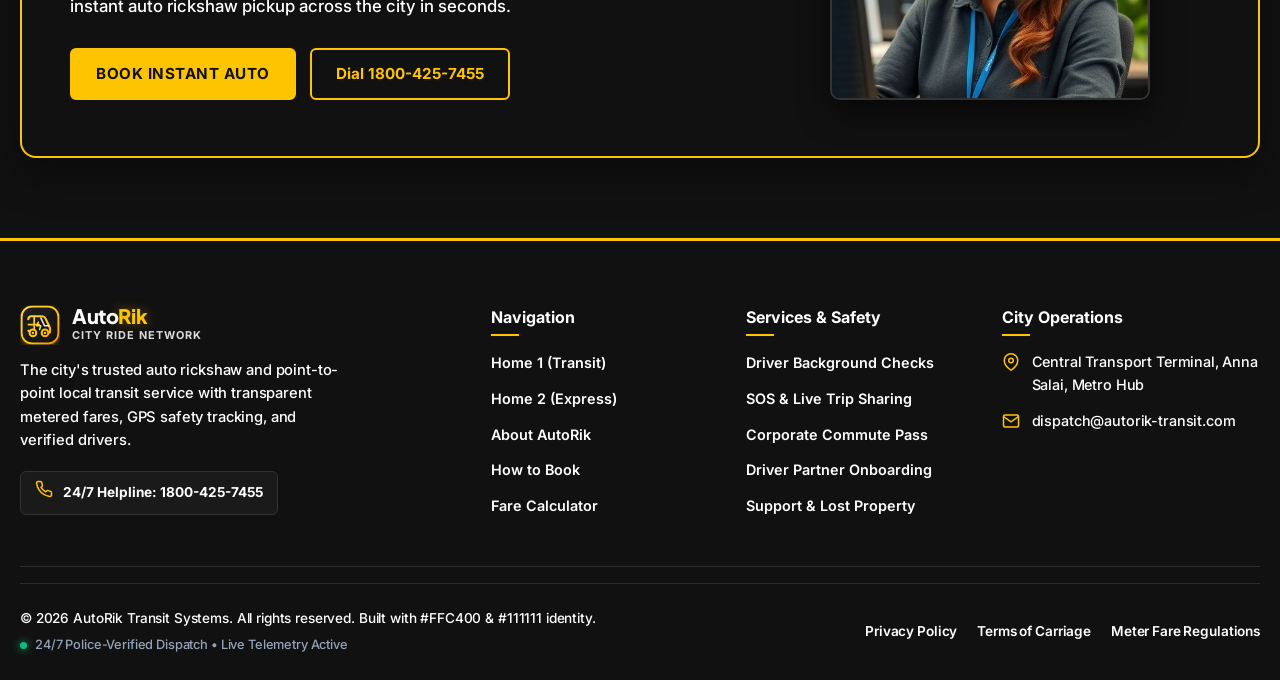
<file: contact.html>
<!DOCTYPE html>
<html lang="en">

<head>
  <meta charset="UTF-8">
  <meta name="viewport" content="width=device-width, initial-scale=1.0">
  <title>Contact & Partner Onboarding — AutoRik Central Hub</title>
  <meta name="description"
    content="Get in touch with AutoRik dispatch: booking enquiries, verified driver partner registrations, corporate commute contracts, and 24/7 emergency support.">
  <link rel="icon" type="image/svg+xml" href="assets/images/icons/favicon.svg">
  <link rel="apple-touch-icon" href="assets/images/icons/favicon.svg">
  <link rel="stylesheet" href="assets/css/style.css?v=3.7">
  <link rel="stylesheet" href="assets/css/responsive.css?v=3.7">
</head>

<body>

  <!-- Branded Site Loader -->
  <div class="site-loader" id="siteLoader" aria-label="Loading page">
    <div class="loader-content">
      <div class="loader-logo-ring">
        <img src="assets/images/icons/logo.svg" alt="AutoRik" width="54" height="54" class="loader-logo-img">
        <div class="loader-spin-ring"></div>
      </div>
      <div class="loader-title">Auto<span>Rik</span></div>
      <div class="loader-bar-wrap">
        <div class="loader-bar-fill"></div>
      </div>
      <div class="loader-status">Connecting City Fleet...</div>
    </div>
  </div>

  <!-- Fixed Header (Single-Line Compact Header) -->
  <header class="site-header" id="siteHeader">
    <div class="container header-inner">
      <a href="index.html" class="brand-link" aria-label="AutoRik Home">
        <div class="brand-icon-box" aria-hidden="true">
          <img src="assets/images/icons/logo.svg" alt="AutoRik Brand Logo" width="40" height="40">
        </div>
        <div class="brand-text-wrap">
          <div class="brand-title">Auto<span>Rik</span></div>
          <div class="brand-subtitle">City Ride Network</div>
        </div>
      </a>

      <!-- Desktop Navigation (Exactly 6 Primary Items) -->
      <nav class="desktop-nav" aria-label="Main Navigation">
        <ul class="nav-list">
          <li class="nav-item">
            <button type="button" class="nav-link dropdown-toggle" id="homeDropdownToggle" aria-expanded="false"
              aria-haspopup="true">
              Home
              <svg width="14" height="14" viewBox="0 0 24 24" fill="none" stroke="currentColor" stroke-width="2">
                <polyline points="6 9 12 15 18 9"></polyline>
              </svg>
            </button>
            <ul class="dropdown-menu" id="homeDropdownMenu" role="menu">
              <li class="dropdown-item" role="none"><a href="index.html" role="menuitem">Home 1 (Transit Hub)</a></li>
              <li class="dropdown-item" role="none"><a href="home-2.html" role="menuitem">Home 2 (Metro Express)</a>
              </li>
            </ul>
          </li>
          <li class="nav-item"><a href="about.html" class="nav-link">About</a></li>
          <li class="nav-item"><a href="how-to-book.html" class="nav-link">How to Book</a></li>
          <li class="nav-item"><a href="fare-calculator.html" class="nav-link">Fare Calculator</a></li>
          <li class="nav-item"><a href="safety.html" class="nav-link">Safety Features</a></li>
          <li class="nav-item"><a href="contact.html" class="nav-link active">Contact</a></li>
        </ul>
      </nav>

      <!-- Header Utilities & Login Button -->
      <div class="header-actions">
        <div class="header-action-controls">
          <button type="button" class="ctrl-btn rtl-toggle-btn" aria-label="Toggle RTL text direction">
            <span class="ctrl-icon-dot"></span>
            <span class="rtl-text-label">RTL</span>
          </button>
          <div class="ctrl-divider" aria-hidden="true"></div>
          <button type="button" class="ctrl-btn theme-toggle-btn" aria-label="Toggle dark mode">
            <span class="theme-icon-wrap" aria-hidden="true">
              <svg width="17" height="17" viewBox="0 0 24 24" fill="none" stroke="currentColor" stroke-width="2.2" stroke-linecap="round" stroke-linejoin="round">
                <path d="M21 12.79A9 9 0 1 1 11.21 3 7 7 0 0 0 21 12.79z"></path>
              </svg>
            </span>
          </button>
        </div>
        <a href="login.html" class="btn-login" aria-label="Go to Account Login">
          <svg width="16" height="16" viewBox="0 0 24 24" fill="none" stroke="currentColor" stroke-width="2.5">
            <path d="M15 3h4a2 2 0 0 1 2 2v14a2 2 0 0 1-2 2h-4" />
            <polyline points="10 17 15 12 10 7" />
            <line x1="15" y1="12" x2="3" y2="12" />
          </svg>
          <span>Login</span>
        </a>
        <button type="button" class="mobile-toggle-btn" id="mobileToggleBtn" aria-label="Open mobile navigation menu"
          aria-expanded="false">
          <span class="hamburger-icon">
            <svg width="26" height="26" viewBox="0 0 24 24" fill="none" stroke="currentColor" stroke-width="2.2"
              stroke-linecap="round">
              <line x1="3" y1="12" x2="21" y2="12" />
              <line x1="3" y1="6" x2="21" y2="6" />
              <line x1="3" y1="18" x2="21" y2="18" />
            </svg>
          </span>
          <span class="close-icon" aria-hidden="true">
            <svg width="26" height="26" viewBox="0 0 24 24" fill="none" stroke="currentColor" stroke-width="2.4"
              stroke-linecap="round" stroke-linejoin="round">
              <line x1="18" y1="6" x2="6" y2="18" />
              <line x1="6" y1="6" x2="18" y2="18" />
            </svg>
          </span>
        </button>
      </div>
    </div>
  </header>

  <!-- Mobile Drawer Menu -->
  <div class="mobile-drawer-overlay" id="mobileDrawerOverlay" role="dialog" aria-modal="true"
    aria-label="Mobile Navigation">
    <div class="mobile-drawer">


      <ul class="mobile-nav-list">
        <li>
          <button type="button" class="mobile-nav-link mobile-accordion-toggle" id="mobileHomeAccordion"
            aria-expanded="false">
            <span>Home</span>
            <svg width="14" height="14" viewBox="0 0 24 24" fill="none" stroke="currentColor" stroke-width="2">
              <polyline points="6 9 12 15 18 9"></polyline>
            </svg>
          </button>
          <ul class="mobile-accordion-menu" id="mobileHomeSubmenu">
            <li><a href="index.html">Home 1 (Transit Hub)</a></li>
            <li><a href="home-2.html">Home 2 (Metro Express)</a></li>
          </ul>
        </li>
        <li><a href="about.html" class="mobile-nav-link">About</a></li>
        <li><a href="how-to-book.html" class="mobile-nav-link">How to Book</a></li>
        <li><a href="fare-calculator.html" class="mobile-nav-link">Fare Calculator</a></li>
        <li><a href="safety.html" class="mobile-nav-link">Safety Features</a></li>
        <li><a href="contact.html" class="mobile-nav-link active">Contact</a></li>
      </ul>

      <div class="mobile-drawer-footer">
        <a href="login.html" class="btn btn-primary btn-login" style="width:100%; justify-content:center;">
          <svg width="16" height="16" viewBox="0 0 24 24" fill="none" stroke="currentColor" stroke-width="2.5">
            <path d="M15 3h4a2 2 0 0 1 2 2v14a2 2 0 0 1-2 2h-4" />
            <polyline points="10 17 15 12 10 7" />
            <line x1="15" y1="12" x2="3" y2="12" />
          </svg>
          <span>Account Login</span>
        </a>

      </div>
    </div>
  </div>

  <main>
    <!-- =======================================================================
         CONTACT - SECTION 1: HERO SECTION
         ======================================================================= -->
    <section class="contact-hero-wrap" aria-labelledby="contactHeroHeading">
      <div class="container">
        <div class="contact-hero-grid">
          <div>
            <div class="eyebrow">Connect with Central Dispatch</div>
            <h1 class="contact-hero-title" id="contactHeroHeading">
              We Are Active 24/7 Across <span>Every Hub</span>
            </h1>
            <p class="contact-hero-desc">
              Whether you need to organize a corporate commute contract, register your auto rickshaw as a certified
              driver partner, or track an item left behind, our central team is ready to assist.
            </p>
            <div class="contact-meta-pills">
              <div class="contact-pill-item">
                <svg width="18" height="18" viewBox="0 0 24 24" fill="none" stroke="currentColor" stroke-width="2.5">
                  <path
                    d="M22 16.92v3a2 2 0 0 1-2.18 2 19.79 19.79 0 0 1-8.63-3.07 19.5 19.5 0 0 1-6-6 19.79 19.79 0 0 1-3.07-8.67A2 2 0 0 1 4.11 2h3a2 2 0 0 1 2 1.72 12.84 12.84 0 0 0 .7 2.81 2 2 0 0 1-.45 2.11L8.09 9.91a16 16 0 0 0 6 6l1.27-1.27a2 2 0 0 1 2.11-.45 12.84 12.84 0 0 0 2.81.7A2 2 0 0 1 22 16.92z" />
                </svg>
                <span>Toll-Free: 1800-425-7455</span>
              </div>
              <div class="contact-pill-item">
                <svg width="18" height="18" viewBox="0 0 24 24" fill="none" stroke="currentColor" stroke-width="2.5">
                  <circle cx="12" cy="12" r="10" />
                  <polyline points="12 6 12 12 14 14" />
                </svg>
                <span>Avg Response: &lt; 45 Seconds</span>
              </div>
            </div>
          </div>

          <div class="contact-hero-frame">
            <img src="assets/images/services/p38.jpg"
              alt="Active central dispatch communication hub and customer support desk" width="560" height="440"
              loading="eager">
          </div>
        </div>
      </div>
    </section>

    <!-- =======================================================================
         CONTACT - SECTION 2: FORMS (Booking Enquiry + Driver Onboard + Corporate)
         ======================================================================= -->
    <section class="section section-light" id="forms" aria-labelledby="formsHeading">
      <div class="container">
        <div class="contact-forms-grid">
          <div class="form-container-card">
            <div class="contact-tabs-row" role="tablist">
              <button type="button" class="contact-tab-btn active" data-tab="formBookingEnquiry" role="tab">Ride Enquiry</button>
              <button type="button" class="contact-tab-btn" data-tab="formDriverReg" role="tab">Driver Registration</button>
              <button type="button" class="contact-tab-btn" data-tab="formCorporateContract" role="tab">Corporate Pass</button>
            </div>

            <!-- Form 1: Passenger Booking Enquiry -->
            <form class="contact-form-body" id="formBookingEnquiry"
              onsubmit="event.preventDefault(); alert('Booking enquiry submitted successfully. Our dispatcher will contact you within 5 minutes.');">
              <div class="form-row-2">
                <div class="form-group">
                  <label class="form-label" for="enqName">Your Name</label>
                  <input type="text" id="enqName" class="form-input" placeholder="Kavitha Raman" required>
                </div>
                <div class="form-group">
                  <label class="form-label" for="enqPhone">Phone Number</label>
                  <input type="tel" id="enqPhone" class="form-input" placeholder="+91 98765 43210" required>
                </div>
              </div>

              <div class="form-row-2">
                <div class="form-group">
                  <label class="form-label" for="enqPickup">Pickup Location</label>
                  <input type="text" id="enqPickup" class="form-input" placeholder="e.g. Guindy Metro Gate 2" required>
                </div>
                <div class="form-group">
                  <label class="form-label" for="enqDrop">Destination</label>
                  <input type="text" id="enqDrop" class="form-input" placeholder="e.g. DLF Cybercity" required>
                </div>
              </div>

              <div class="form-group">
                <label class="form-label" for="enqMsg">Specific Requirements (Optional)</label>
                <textarea id="enqMsg" class="form-textarea"
                  placeholder="Luggage details, early morning timing, or EV fleet preference..."></textarea>
              </div>

              <button type="submit" class="btn btn-primary" style="width: 100%;">Submit Ride Enquiry</button>
            </form>

            <!-- Form 2: Driver Partner Onboarding -->
            <form class="contact-form-body hidden" id="formDriverReg"
              onsubmit="event.preventDefault(); alert('Driver registration details received. Our verification team will verify your RTO details within 24 hours.');">
              <div class="form-row-2">
                <div class="form-group">
                  <label class="form-label" for="drvName">Driver Legal Name</label>
                  <input type="text" id="drvName" class="form-input" placeholder="Murugan S." required>
                </div>
                <div class="form-group">
                  <label class="form-label" for="drvPhone">Mobile Number</label>
                  <input type="tel" id="drvPhone" class="form-input" placeholder="+91 98765 43210" required>
                </div>
              </div>

              <div class="form-row-2">
                <div class="form-group">
                  <label class="form-label" for="drvAutoNum">Vehicle Plate Number</label>
                  <input type="text" id="drvAutoNum" class="form-input" placeholder="TN 02 CD 5678" required>
                </div>
                <div class="form-group">
                  <label class="form-label" for="drvStand">Preferred Stand Hub</label>
                  <select id="drvStand" class="form-input">
                    <option value="central">Central Railway Station Stand</option>
                    <option value="airport">Airport Terminal Stand</option>
                    <option value="omr">OMR IT Corridor Stand</option>
                    <option value="anna">Anna Nagar Stand</option>
                  </select>
                </div>
              </div>

              <div class="form-group">
                <label class="form-label" for="drvLicense">Commercial Driver License Number</label>
                <input type="text" id="drvLicense" class="form-input" placeholder="DL-0420110012345" required>
              </div>

              <button type="submit" class="btn btn-primary" style="width: 100%;">Submit Driver Partner
                Application</button>
            </form>

            <!-- Form 3: Corporate Commute Contract -->
            <form class="contact-form-body hidden" id="formCorporateContract"
              onsubmit="event.preventDefault(); alert('Corporate contract enquiry submitted. Our enterprise mobility manager will share a customized proposal today.');">
              <div class="form-row-2">
                <div class="form-group">
                  <label class="form-label" for="corpCompany">Company / Enterprise Name</label>
                  <input type="text" id="corpCompany" class="form-input" placeholder="Acme Technologies Pvt Ltd"
                    required>
                </div>
                <div class="form-group">
                  <label class="form-label" for="corpContact">Contact Person</label>
                  <input type="text" id="corpContact" class="form-input" placeholder="HR Manager / Admin Lead" required>
                </div>
              </div>

              <div class="form-row-2">
                <div class="form-group">
                  <label class="form-label" for="corpEmail">Official Corporate Email</label>
                  <input type="email" id="corpEmail" class="form-input" placeholder="admin@acme.com" required>
                </div>
                <div class="form-group">
                  <label class="form-label" for="corpEmployees">Estimated Daily Commuters</label>
                  <select id="corpEmployees" class="form-input">
                    <option value="small">10 - 50 Employees</option>
                    <option value="medium">50 - 200 Employees</option>
                    <option value="large">200+ Enterprise Fleet</option>
                  </select>
                </div>
              </div>

              <button type="submit" class="btn btn-primary" style="width: 100%;">Request Corporate Mobility
                Proposal</button>
            </form>
          </div>

          <!-- Side Photography Frame -->
          <div>
            <div class="contact-side-frame">
              <img src="assets/images/services/p39.jpg" alt="Professional verified driver partner joining AutoRik fleet"
                width="540" height="480" loading="lazy">
            </div>
          </div>
        </div>
      </div>
    </section>

    <!-- =======================================================================
         CONTACT - SECTION 3: DIRECT CONTACT CHANNELS (3 Even Cards)
         ======================================================================= -->
    <section class="section section-dark" aria-labelledby="channelsTitle">
      <div class="container">
        <div class="section-header">
          <div class="eyebrow">Dedicated Desks</div>
          <h2 class="section-title" id="channelsTitle">Direct Communication Channels</h2>
          <p class="section-desc">
            Reach out directly to specialized departments for swift resolution.
          </p>
        </div>

        <div class="contact-channels-grid">
          <div class="support-channel-card">
            <div class="support-icon-box">
              <svg width="22" height="22" viewBox="0 0 24 24" fill="none" stroke="currentColor" stroke-width="2.2">
                <path
                  d="M22 16.92v3a2 2 0 0 1-2.18 2 19.79 19.79 0 0 1-8.63-3.07 19.5 19.5 0 0 1-6-6 19.79 19.79 0 0 1-3.07-8.67A2 2 0 0 1 4.11 2h3a2 2 0 0 1 2 1.72 12.84 12.84 0 0 0 .7 2.81 2 2 0 0 1-.45 2.11L8.09 9.91a16 16 0 0 0 6 6l1.27-1.27a2 2 0 0 1 2.11-.45 12.84 12.84 0 0 0 2.81.7A2 2 0 0 1 22 16.92z" />
              </svg>
            </div>
            <h3 class="support-title">Passenger Dispatch Desk</h3>
            <p class="support-sub">Immediate auto hails, station pickups, and live booking updates.</p>
            <div class="support-detail-item">
              <svg width="18" height="18" viewBox="0 0 24 24" fill="none" stroke="currentColor" stroke-width="2">
                <polyline points="20 6 9 17 4 12" />
              </svg>
              <span>1800-425-7455 (Toll-Free)</span>
            </div>
            <div class="support-detail-item">
              <svg width="18" height="18" viewBox="0 0 24 24" fill="none" stroke="currentColor" stroke-width="2">
                <path d="M4 4h16c1.1 0 2 .9 2 2v12c0 1.1-.9 2-2 2H4c-1.1 0-2-.9-2-2V6c0-1.1.9-2 2-2z" />
              </svg>
              <span>dispatch@autorik-transit.com</span>
            </div>
            <div class="support-hours-badge">Active 24 Hours / 7 Days</div>
          </div>

          <div class="support-channel-card">
            <div class="support-icon-box">
              <svg width="22" height="22" viewBox="0 0 24 24" fill="none" stroke="currentColor" stroke-width="2.2">
                <rect x="2" y="7" width="20" height="14" rx="2" ry="2" />
                <path d="M16 21V5a2 2 0 0 0-2-2h-4a2 2 0 0 0-2 2v16" />
              </svg>
            </div>
            <h3 class="support-title">Corporate Commute Desk</h3>
            <p class="support-sub">Dedicated contracts for IT parks, office shifts, and employee passes.</p>
            <div class="support-detail-item">
              <svg width="18" height="18" viewBox="0 0 24 24" fill="none" stroke="currentColor" stroke-width="2">
                <polyline points="20 6 9 17 4 12" />
              </svg>
              <span>+91 44 2855 9000</span>
            </div>
            <div class="support-detail-item">
              <svg width="18" height="18" viewBox="0 0 24 24" fill="none" stroke="currentColor" stroke-width="2">
                <path d="M4 4h16c1.1 0 2 .9 2 2v12c0 1.1-.9 2-2 2H4c-1.1 0-2-.9-2-2V6c0-1.1.9-2 2-2z" />
              </svg>
              <span>corporate@autorik-transit.com</span>
            </div>
            <div class="support-hours-badge">Mon - Sat: 8:30 AM - 7:30 PM</div>
          </div>

          <div class="support-channel-card">
            <div class="support-icon-box">
              <svg width="22" height="22" viewBox="0 0 24 24" fill="none" stroke="currentColor" stroke-width="2.2">
                <circle cx="11" cy="11" r="8" />
                <line x1="21" y1="21" x2="16.65" y2="16.65" />
              </svg>
            </div>
            <h3 class="support-title">Lost Property & Grievance</h3>
            <p class="support-sub">Track bags or phones accidentally left behind in vehicles.</p>
            <div class="support-detail-item">
              <svg width="18" height="18" viewBox="0 0 24 24" fill="none" stroke="currentColor" stroke-width="2">
                <polyline points="20 6 9 17 4 12" />
              </svg>
              <span>+91 44 2855 9002</span>
            </div>
            <div class="support-detail-item">
              <svg width="18" height="18" viewBox="0 0 24 24" fill="none" stroke="currentColor" stroke-width="2">
                <path d="M4 4h16c1.1 0 2 .9 2 2v12c0 1.1-.9 2-2 2H4c-1.1 0-2-.9-2-2V6c0-1.1.9-2 2-2z" />
              </svg>
              <span>helpdesk@autorik-transit.com</span>
            </div>
            <div class="support-hours-badge">Priority Instant Review</div>
          </div>
        </div>
      </div>
    </section>

    <!-- =======================================================================
         CONTACT - SECTION 4: GOOGLE LIVE MAP & STAND HUBS
         ======================================================================= -->
    <section class="section section-light" id="map" aria-labelledby="mapHeading">
      <div class="container">
        <div class="section-header">
          <div class="eyebrow">City Transit Network</div>
          <h2 class="section-title" id="mapHeading">Central Dispatch & Stand Network Map</h2>
          <p class="section-desc">
            Visit our physical customer service kiosks and certified auto stands across major transit terminals.
          </p>
        </div>

        <!-- Google Live Map Frame -->
        <div class="map-wrap-box">
          <iframe class="map-iframe" title="AutoRik Central Transport Hub Location Map"
            src="https://www.google.com/maps/embed?pb=!1m18!1m12!1m3!1d124376.54921980072!2d80.1472856402434!3d13.067439169600984!2m3!1f0!2f0!3f0!3m2!1i1024!2i768!4f13.1!3m3!1m2!1s0x3a5265ea4f7d3361%3A0x6e61a70b6863d433!2sChennai%2C%20Tamil%20Nadu!5e0!3m2!1sen!2sin!4v1700000000000!5m2!1sen!2sin"
            allowfullscreen="" loading="lazy" referrerpolicy="no-referrer-when-downgrade">
          </iframe>
        </div>

        <div class="map-stands-row">
          <div class="map-stand-card">
            <div>
              <div class="stand-card-title">Central Metro Station Hub</div>
              <div class="stand-card-desc">Ground Level Stand Booth, Gate 2 &bull; 24-Hour Supervisor on duty</div>
            </div>
          </div>

          <div class="map-stand-card">
            <div>
              <div class="stand-card-title">Airport Terminal Booth</div>
              <div class="stand-card-desc">Arrival Concourse Column 14 &bull; Priority prepaid meter lane</div>
            </div>
          </div>

          <div class="map-stand-card">
            <div>
              <div class="stand-card-title">OMR Tech Park Feeder Hub</div>
              <div class="stand-card-desc">Tidel Park Main Entrance &bull; EV Rickshaw Charging Hub</div>
            </div>
          </div>
        </div>
      </div>
    </section>

    <!-- =======================================================================
         CONTACT - SECTION 5: CONTACT CTA SECTION (Mandatory CTA)
         ======================================================================= -->
    <section class="section section-dark" aria-labelledby="contactCtaHeading">
      <div class="container">
        <div class="contact-cta-card">
          <div class="contact-cta-grid">
            <div>
              <div class="eyebrow"
                style="background-color:rgba(255, 196, 0, 0.2); color:var(--primary-yellow); border-color:rgba(255, 196, 0, 0.4);">
                Always at Your Service
              </div>
              <h2 class="contact-cta-title" id="contactCtaHeading">
                Need Immediate Dispatch or <span>Fleet Assistance?</span>
              </h2>
              <p class="contact-cta-desc">
                Speak directly with our on-duty central dispatch operator right now, or book an instant auto rickshaw
                pickup across the city in seconds.
              </p>
              <div style="display:flex; gap:14px; flex-wrap:wrap;">
                <button type="button" class="btn btn-primary btn-login">
                  Book Instant Auto
                </button>
                <a href="tel:18004257455" class="btn btn-outline-yellow">
                  Dial 1800-425-7455
                </a>
              </div>
            </div>

            <div>
              <div class="contact-cta-frame">
                <img src="assets/images/services/p40.jpg" alt="Friendly and professional customer support dispatcher"
                  width="320" height="280" loading="lazy">
              </div>
            </div>
          </div>
        </div>
      </div>
    </section>
  </main>

  <!-- Shared Footer -->
  <footer class="site-footer" id="footer">
    <div class="container">
      <div class="footer-top">
        <div>
          <a href="index.html" class="brand-link">
            <div class="brand-icon-box">
              <img src="assets/images/icons/logo.svg" alt="AutoRik Brand Logo" width="40" height="40">
            </div>
            <div class="brand-text-wrap">
              <div class="brand-title">Auto<span>Rik</span></div>
              <div class="brand-subtitle">City Ride Network</div>
            </div>
          </a>
          <p class="footer-brand-desc">
            The city's trusted auto rickshaw and point-to-point local transit service with transparent metered fares,
            GPS safety tracking, and verified drivers.
          </p>
          <div class="footer-emergency-badge">
            <div class="badge-icon">
              <svg width="18" height="18" viewBox="0 0 24 24" fill="none" stroke="currentColor" stroke-width="2">
                <path
                  d="M22 16.92v3a2 2 0 0 1-2.18 2 19.79 19.79 0 0 1-8.63-3.07 19.5 19.5 0 0 1-6-6 19.79 19.79 0 0 1-3.07-8.67A2 2 0 0 1 4.11 2h3a2 2 0 0 1 2 1.72 12.84 12.84 0 0 0 .7 2.81 2 2 0 0 1-.45 2.11L8.09 9.91a16 16 0 0 0 6 6l1.27-1.27a2 2 0 0 1 2.11-.45 12.84 12.84 0 0 0 2.81.7A2 2 0 0 1 22 16.92z">
                </path>
              </svg>
            </div>
            <div class="badge-text">24/7 Helpline: 1800-425-7455</div>
          </div>
        </div>

        <div>
          <div class="footer-title">Navigation</div>
          <ul class="footer-links">
            <li><a href="index.html">Home 1 (Transit)</a></li>
            <li><a href="home-2.html">Home 2 (Express)</a></li>
            <li><a href="about.html">About AutoRik</a></li>
            <li><a href="how-to-book.html">How to Book</a></li>
            <li><a href="fare-calculator.html">Fare Calculator</a></li>
          </ul>
        </div>

        <div>
          <div class="footer-title">Services & Safety</div>
          <ul class="footer-links">
            <li><a href="safety.html">Driver Background Checks</a></li>
            <li><a href="safety.html#sos">SOS & Live Trip Sharing</a></li>
            <li><a href="how-to-book.html#corporate">Corporate Commute Pass</a></li>
            <li><a href="contact.html#driver">Driver Partner Onboarding</a></li>
            <li><a href="contact.html">Support & Lost Property</a></li>
          </ul>
        </div>

        <div>
          <div class="footer-title">City Operations</div>
          <div class="footer-contact-item">
            <svg width="18" height="18" viewBox="0 0 24 24" fill="none" stroke="currentColor" stroke-width="2">
              <path d="M21 10c0 7-9 13-9 13s-9-6-9-13a9 9 0 0 1 18 0z"></path>
              <circle cx="12" cy="10" r="3"></circle>
            </svg>
            <span>Central Transport Terminal, Anna Salai, Metro Hub</span>
          </div>
          <div class="footer-contact-item">
            <svg width="18" height="18" viewBox="0 0 24 24" fill="none" stroke="currentColor" stroke-width="2">
              <path d="M4 4h16c1.1 0 2 .9 2 2v12c0 1.1-.9 2-2 2H4c-1.1 0-2-.9-2-2V6c0-1.1.9-2 2-2z"></path>
              <polyline points="22,6 12,13 2,6"></polyline>
            </svg>
            <span>dispatch@autorik-transit.com</span>
          </div>
        </div>
      </div>

      <div class="footer-bottom">
        <div class="footer-bottom-copy">
          <div>&copy; 2026 AutoRik Transit Systems. All rights reserved. Built with #FFC400 &amp; #111111 identity.</div>
          <div class="footer-live-status">
            <span class="status-pulse-dot"></span>
            <span>24/7 Police-Verified Dispatch &bull; Live Telemetry Active</span>
          </div>
        </div>
        <div class="footer-bottom-links">
          <a href="#">Privacy Policy</a>
          <a href="#">Terms of Carriage</a>
          <a href="#">Meter Fare Regulations</a>
        </div>
      </div>
    </div>
  </footer>

  <!-- Scroll to Top Button -->
  <button type="button" class="scroll-to-top" id="scrollTopBtn" aria-label="Scroll to top of page">
    <svg width="20" height="20" viewBox="0 0 24 24" fill="none" stroke="currentColor" stroke-width="2.5"
      stroke-linecap="round" stroke-linejoin="round">
      <line x1="12" y1="19" x2="12" y2="5" />
      <polyline points="5 12 12 5 19 12" />
    </svg>
  </button>

  <script src="assets/js/main.js?v=3.7"></script>
</body>

</html>
</file>
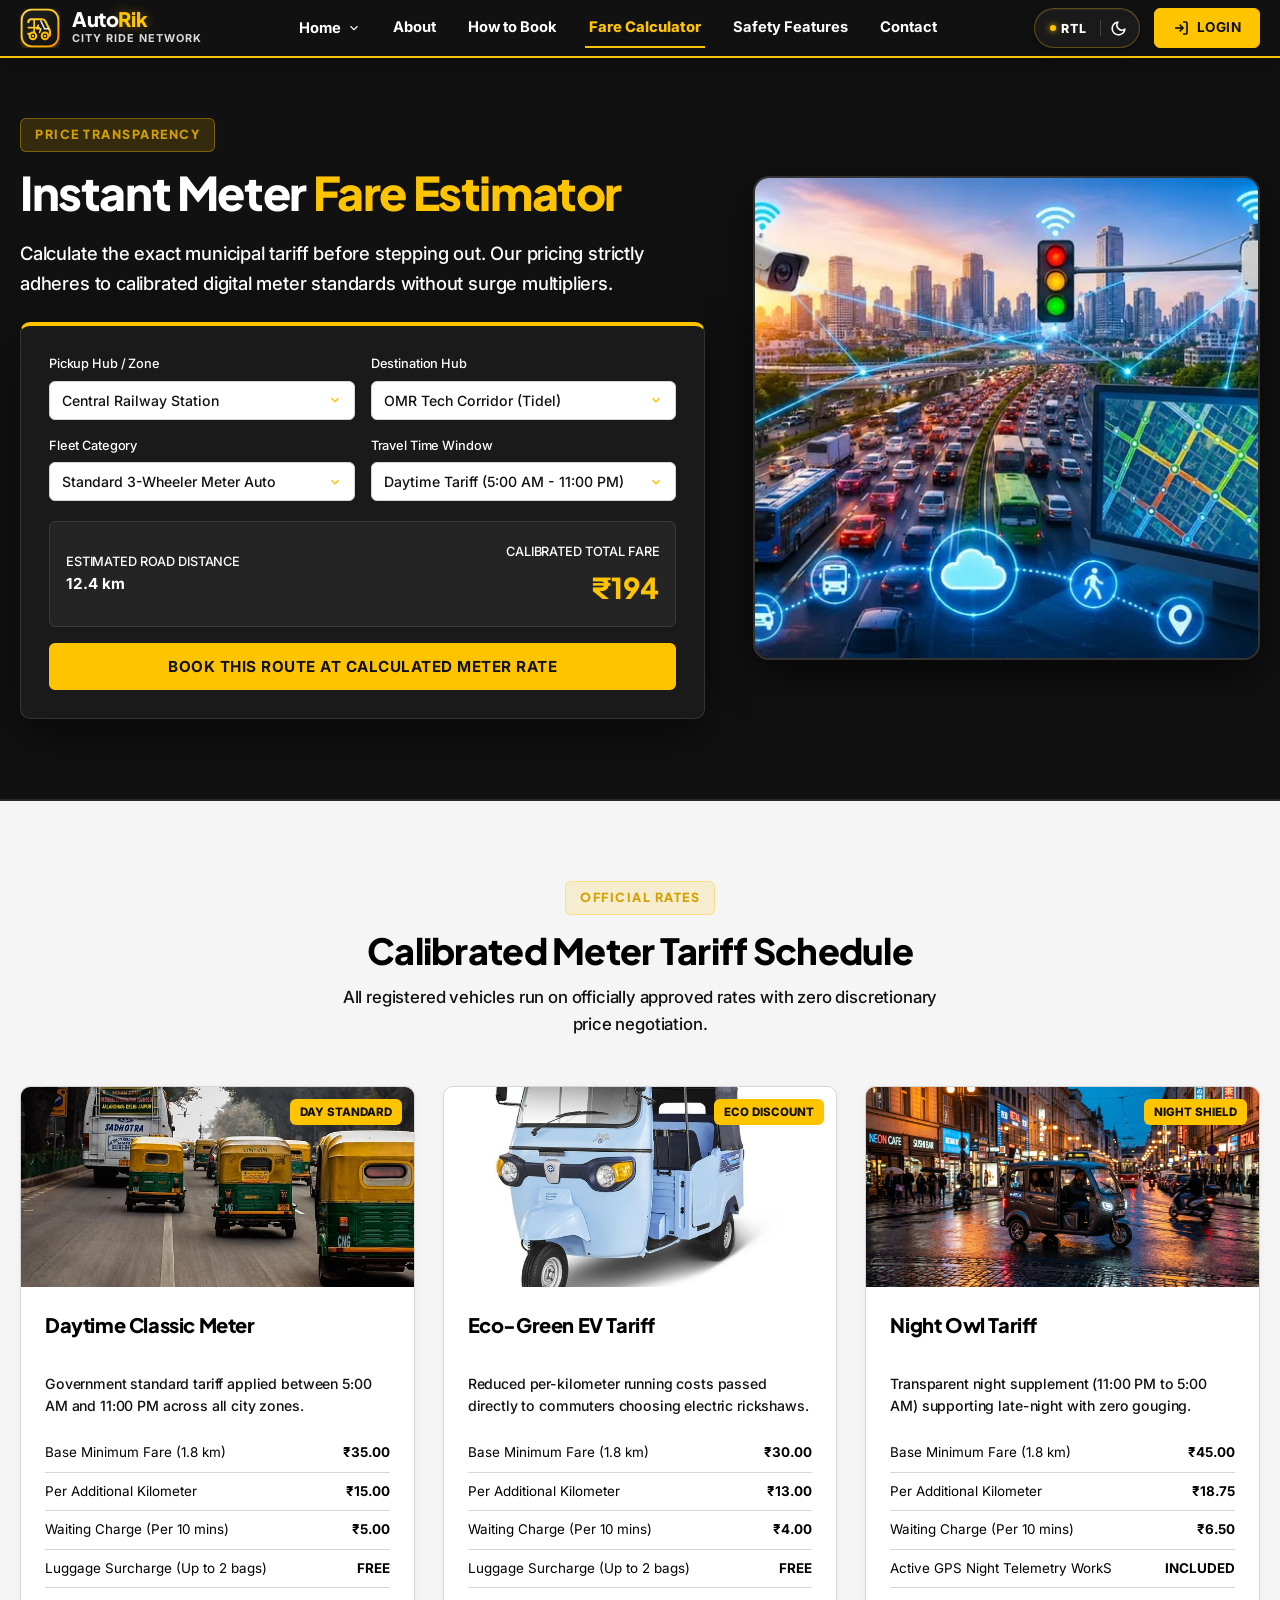
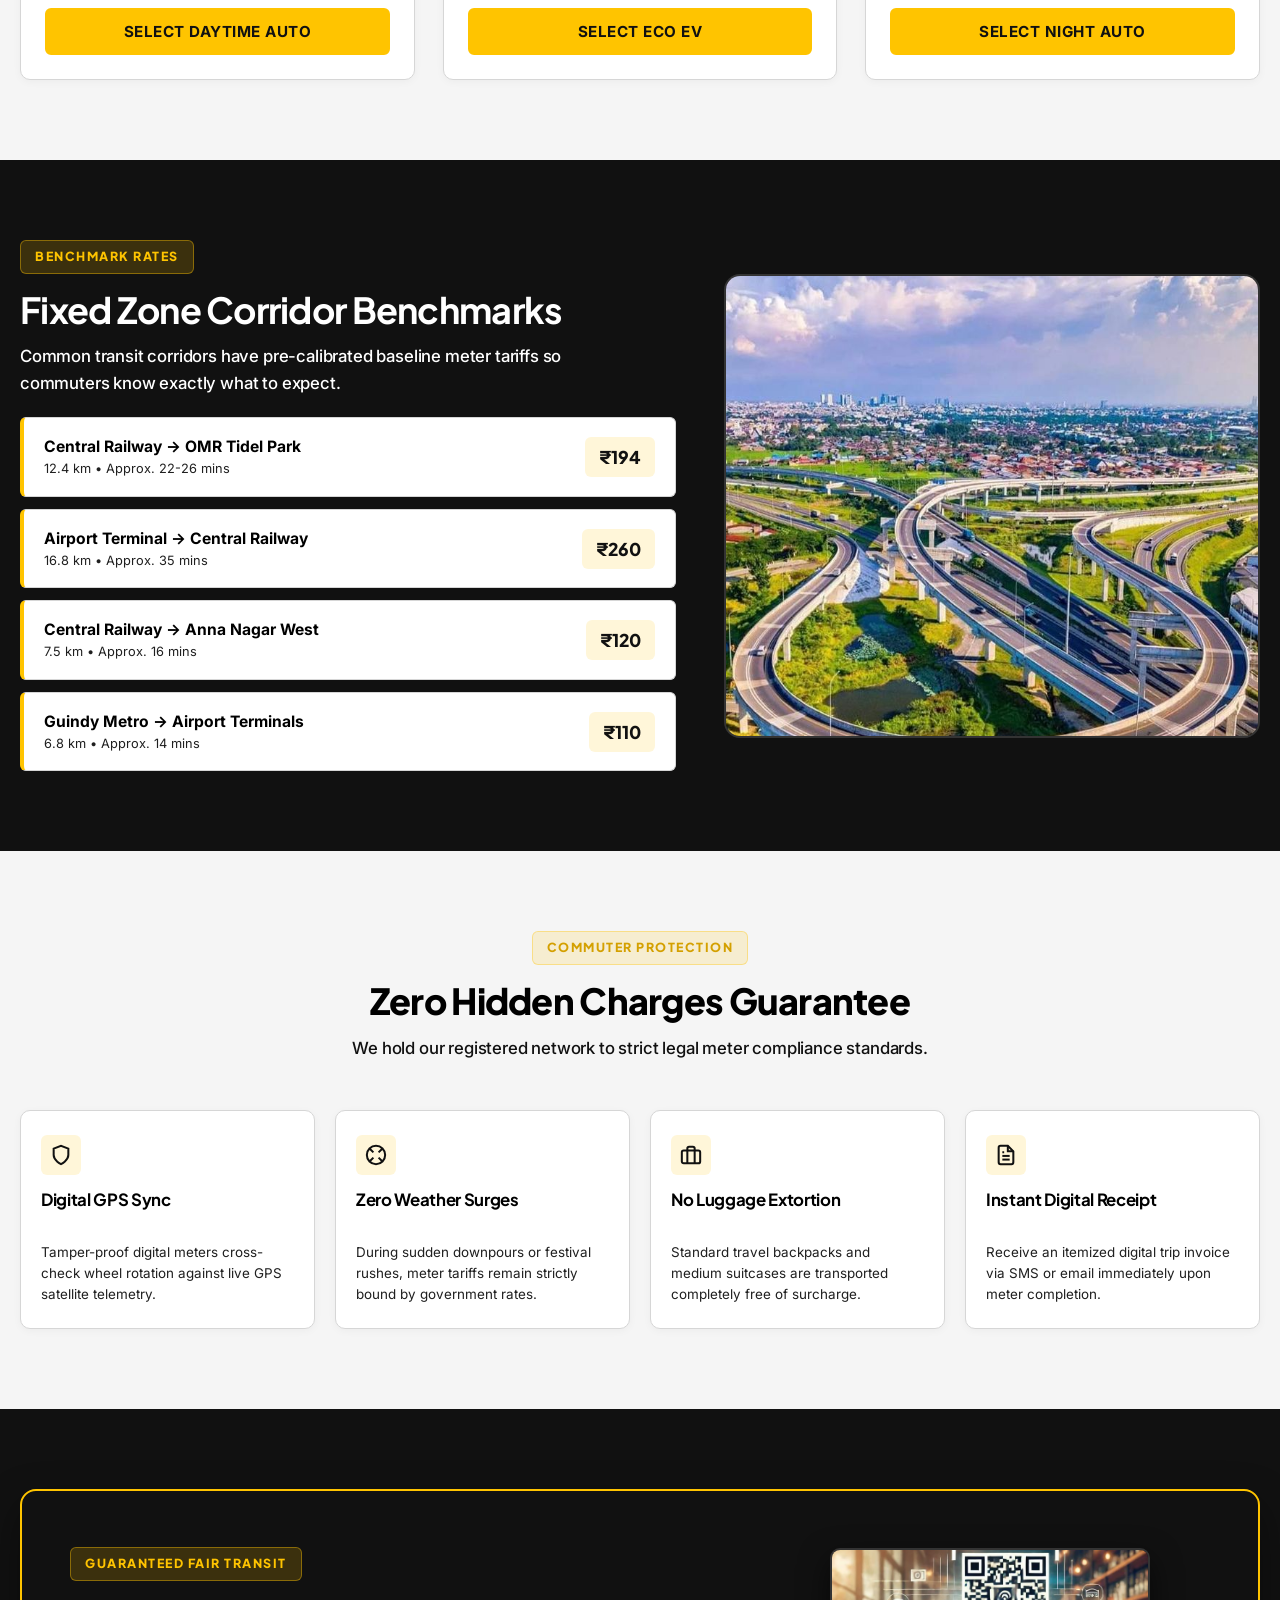
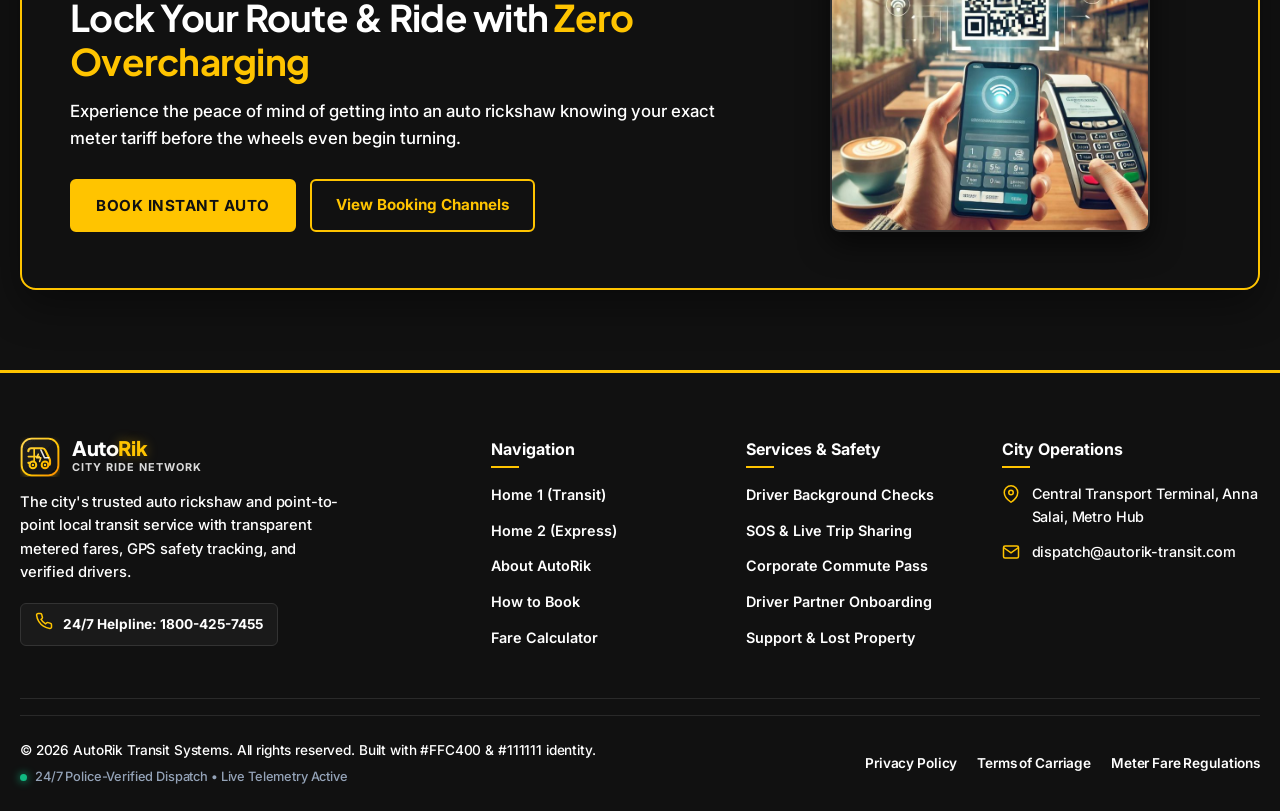
<file: fare-calculator.html>
<!DOCTYPE html>
<html lang="en">

<head>
  <meta charset="UTF-8">
  <meta name="viewport" content="width=device-width, initial-scale=1.0">
  <title>Fare Calculator — Transparent Metered Auto Rates & Zone Tariffs</title>
  <meta name="description"
    content="Calculate your city auto rickshaw trip fare in real-time based on official municipal meter rates, distance, and fleet type. Zero hidden fees guaranteed.">
  <link rel="icon" type="image/svg+xml" href="assets/images/icons/favicon.svg">
  <link rel="apple-touch-icon" href="assets/images/icons/favicon.svg">
  <link rel="stylesheet" href="assets/css/style.css?v=3.7">
  <link rel="stylesheet" href="assets/css/responsive.css?v=3.7">
</head>

<body>

  <!-- Branded Site Loader -->
  <div class="site-loader" id="siteLoader" aria-label="Loading page">
    <div class="loader-content">
      <div class="loader-logo-ring">
        <img src="assets/images/icons/logo.svg" alt="AutoRik" width="54" height="54" class="loader-logo-img">
        <div class="loader-spin-ring"></div>
      </div>
      <div class="loader-title">Auto<span>Rik</span></div>
      <div class="loader-bar-wrap">
        <div class="loader-bar-fill"></div>
      </div>
      <div class="loader-status">Connecting City Fleet...</div>
    </div>
  </div>

  <!-- Fixed Header (Single-Line Compact Header) -->
  <header class="site-header" id="siteHeader">
    <div class="container header-inner">
      <a href="index.html" class="brand-link" aria-label="AutoRik Home">
        <div class="brand-icon-box" aria-hidden="true">
          <img src="assets/images/icons/logo.svg" alt="AutoRik Brand Logo" width="40" height="40">
        </div>
        <div class="brand-text-wrap">
          <div class="brand-title">Auto<span>Rik</span></div>
          <div class="brand-subtitle">City Ride Network</div>
        </div>
      </a>

      <!-- Desktop Navigation (Exactly 6 Primary Items) -->
      <nav class="desktop-nav" aria-label="Main Navigation">
        <ul class="nav-list">
          <li class="nav-item">
            <button type="button" class="nav-link dropdown-toggle" id="homeDropdownToggle" aria-expanded="false"
              aria-haspopup="true">
              Home
              <svg width="14" height="14" viewBox="0 0 24 24" fill="none" stroke="currentColor" stroke-width="2">
                <polyline points="6 9 12 15 18 9"></polyline>
              </svg>
            </button>
            <ul class="dropdown-menu" id="homeDropdownMenu" role="menu">
              <li class="dropdown-item" role="none"><a href="index.html" role="menuitem">Home 1 (Transit Hub)</a></li>
              <li class="dropdown-item" role="none"><a href="home-2.html" role="menuitem">Home 2 (Metro Express)</a>
              </li>
            </ul>
          </li>
          <li class="nav-item"><a href="about.html" class="nav-link">About</a></li>
          <li class="nav-item"><a href="how-to-book.html" class="nav-link">How to Book</a></li>
          <li class="nav-item"><a href="fare-calculator.html" class="nav-link active">Fare Calculator</a></li>
          <li class="nav-item"><a href="safety.html" class="nav-link">Safety Features</a></li>
          <li class="nav-item"><a href="contact.html" class="nav-link">Contact</a></li>
        </ul>
      </nav>

      <!-- Header Utilities & Login Button -->
      <div class="header-actions">
        <div class="header-action-controls">
          <button type="button" class="ctrl-btn rtl-toggle-btn" aria-label="Toggle RTL text direction">
            <span class="ctrl-icon-dot"></span>
            <span class="rtl-text-label">RTL</span>
          </button>
          <div class="ctrl-divider" aria-hidden="true"></div>
          <button type="button" class="ctrl-btn theme-toggle-btn" aria-label="Toggle dark mode">
            <span class="theme-icon-wrap" aria-hidden="true">
              <svg width="17" height="17" viewBox="0 0 24 24" fill="none" stroke="currentColor" stroke-width="2.2" stroke-linecap="round" stroke-linejoin="round">
                <path d="M21 12.79A9 9 0 1 1 11.21 3 7 7 0 0 0 21 12.79z"></path>
              </svg>
            </span>
          </button>
        </div>
        <a href="login.html" class="btn-login" aria-label="Go to Account Login">
          <svg width="16" height="16" viewBox="0 0 24 24" fill="none" stroke="currentColor" stroke-width="2.5">
            <path d="M15 3h4a2 2 0 0 1 2 2v14a2 2 0 0 1-2 2h-4" />
            <polyline points="10 17 15 12 10 7" />
            <line x1="15" y1="12" x2="3" y2="12" />
          </svg>
          <span>Login</span>
        </a>
        <button type="button" class="mobile-toggle-btn" id="mobileToggleBtn" aria-label="Open mobile navigation menu"
          aria-expanded="false">
          <span class="hamburger-icon">
            <svg width="26" height="26" viewBox="0 0 24 24" fill="none" stroke="currentColor" stroke-width="2.2"
              stroke-linecap="round">
              <line x1="3" y1="12" x2="21" y2="12" />
              <line x1="3" y1="6" x2="21" y2="6" />
              <line x1="3" y1="18" x2="21" y2="18" />
            </svg>
          </span>
          <span class="close-icon" aria-hidden="true">
            <svg width="26" height="26" viewBox="0 0 24 24" fill="none" stroke="currentColor" stroke-width="2.4"
              stroke-linecap="round" stroke-linejoin="round">
              <line x1="18" y1="6" x2="6" y2="18" />
              <line x1="6" y1="6" x2="18" y2="18" />
            </svg>
          </span>
        </button>
      </div>
    </div>
  </header>

  <!-- Mobile Drawer Menu -->
  <div class="mobile-drawer-overlay" id="mobileDrawerOverlay" role="dialog" aria-modal="true"
    aria-label="Mobile Navigation">
    <div class="mobile-drawer">


      <ul class="mobile-nav-list">
        <li>
          <button type="button" class="mobile-nav-link mobile-accordion-toggle" id="mobileHomeAccordion"
            aria-expanded="false">
            <span>Home</span>
            <svg width="14" height="14" viewBox="0 0 24 24" fill="none" stroke="currentColor" stroke-width="2">
              <polyline points="6 9 12 15 18 9"></polyline>
            </svg>
          </button>
          <ul class="mobile-accordion-menu" id="mobileHomeSubmenu">
            <li><a href="index.html">Home 1 (Transit Hub)</a></li>
            <li><a href="home-2.html">Home 2 (Metro Express)</a></li>
          </ul>
        </li>
        <li><a href="about.html" class="mobile-nav-link">About</a></li>
        <li><a href="how-to-book.html" class="mobile-nav-link">How to Book</a></li>
        <li><a href="fare-calculator.html" class="mobile-nav-link active">Fare Calculator</a></li>
        <li><a href="safety.html" class="mobile-nav-link">Safety Features</a></li>
        <li><a href="contact.html" class="mobile-nav-link">Contact</a></li>
      </ul>

      <div class="mobile-drawer-footer">
        <a href="login.html" class="btn btn-primary btn-login" style="width:100%; justify-content:center;">
          <svg width="16" height="16" viewBox="0 0 24 24" fill="none" stroke="currentColor" stroke-width="2.5">
            <path d="M15 3h4a2 2 0 0 1 2 2v14a2 2 0 0 1-2 2h-4" />
            <polyline points="10 17 15 12 10 7" />
            <line x1="15" y1="12" x2="3" y2="12" />
          </svg>
          <span>Account Login</span>
        </a>

      </div>
    </div>
  </div>

  <main>
    <!-- =======================================================================
         FARE - SECTION 1: HERO INTERACTIVE FARE ESTIMATOR
         ======================================================================= -->
    <section class="fare-hero-wrap" aria-labelledby="fareHeroHeading">
      <div class="container">
        <div class="fare-hero-grid">
          <div>
            <div class="eyebrow">Price Transparency</div>
            <h1 class="hero-title" id="fareHeroHeading" style="font-size: 2.9rem;">
              Instant Meter <span>Fare Estimator</span>
            </h1>
            <p class="hero-subtitle" style="margin-bottom: 24px;">
              Calculate the exact municipal tariff before stepping out. Our pricing strictly adheres to calibrated
              digital meter standards without surge multipliers.
            </p>

            <!-- Live Estimator Card -->
            <div class="calc-widget-card">
              <div class="calc-grid-row">
                <div class="field-box">
                  <label class="field-label" for="calcOrigin">Pickup Hub / Zone</label>
                  <select id="calcOrigin" class="field-select">
                    <option value="central">Central Railway Station</option>
                    <option value="omr">OMR Tech Corridor (Tidel)</option>
                    <option value="airport">Airport Terminal Hub</option>
                    <option value="anna">Anna Nagar West Stand</option>
                    <option value="guindy">Guindy Metro Station</option>
                  </select>
                </div>
                <div class="field-box">
                  <label class="field-label" for="calcDest">Destination Hub</label>
                  <select id="calcDest" class="field-select">
                    <option value="omr" selected>OMR Tech Corridor (Tidel)</option>
                    <option value="central">Central Railway Station</option>
                    <option value="airport">Airport Terminal Hub</option>
                    <option value="anna">Anna Nagar West Stand</option>
                    <option value="guindy">Guindy Metro Station</option>
                  </select>
                </div>
              </div>

              <div class="calc-grid-row">
                <div class="field-box">
                  <label class="field-label" for="calcFleet">Fleet Category</label>
                  <select id="calcFleet" class="field-select">
                    <option value="classic">Standard 3-Wheeler Meter Auto</option>
                    <option value="ev">Eco-Green EV Rickshaw (Eco Rate)</option>
                    <option value="share">Point-to-Point Share Van</option>
                  </select>
                </div>
                <div class="field-box">
                  <label class="field-label" for="calcTime">Travel Time Window</label>
                  <select id="calcTime" class="field-select">
                    <option value="day">Daytime Tariff (5:00 AM - 11:00 PM)</option>
                    <option value="night">Night Tariff (11:00 PM - 5:00 AM, +25%)</option>
                  </select>
                </div>
              </div>

              <div class="calc-breakdown-box">
                <div class="breakdown-meta">
                  <span class="breakdown-lbl">Estimated Road Distance</span>
                  <span class="breakdown-dist" id="calcDistText">12.4 km</span>
                </div>
                <div style="text-align: right;">
                  <span class="breakdown-lbl">Calibrated Total Fare</span>
                  <div class="breakdown-total" id="calcTotalText">₹194</div>
                </div>
              </div>

              <div style="margin-top: 16px;">
                <button type="button" class="btn btn-primary btn-login" style="width: 100%;">
                  Book This Route at Calculated Meter Rate
                </button>
              </div>
            </div>
          </div>

          <!-- Hero Speedometer / Meter Frame -->
          <div class="fare-hero-frame">
            <img src="assets/images/services/p26.jpg"
              alt="High-tech digital meter instrumentation tracking route distance" width="560" height="480"
              loading="eager">
          </div>
        </div>
      </div>
    </section>

    <!-- =======================================================================
         FARE - SECTION 2: MUNICIPAL TARIFF STRUCTURE (3 Even Cards)
         ======================================================================= -->
    <section class="section section-light" aria-labelledby="tariffsHeading">
      <div class="container">
        <div class="section-header">
          <div class="eyebrow">Official Rates</div>
          <h2 class="section-title" id="tariffsHeading">Calibrated Meter Tariff Schedule</h2>
          <p class="section-desc">
            All registered vehicles run on officially approved rates with zero discretionary price negotiation.
          </p>
        </div>

        <div class="tariffs-grid">
          <!-- Tariff 1: Daytime Standard -->
          <div class="tariff-card">
            <div class="tariff-img-wrap">
              <img src="assets/images/services/p27.jpg" alt="Standard city auto rickshaw traveling on morning avenue"
                width="400" height="200" loading="lazy">
              <span class="tariff-badge">Day Standard</span>
            </div>
            <div class="tariff-body">
              <h3 class="tariff-title">Daytime Classic Meter</h3>
              <p class="tariff-desc">Government standard tariff applied between 5:00 AM and 11:00 PM across all city
                zones.</p>
              <table class="tariff-table">
                <tr>
                  <td>Base Minimum Fare (1.8 km)</td>
                  <td>₹35.00</td>
                </tr>
                <tr>
                  <td>Per Additional Kilometer</td>
                  <td>₹15.00</td>
                </tr>
                <tr>
                  <td>Waiting Charge (Per 10 mins)</td>
                  <td>₹5.00</td>
                </tr>
                <tr>
                  <td>Luggage Surcharge (Up to 2 bags)</td>
                  <td>FREE</td>
                </tr>
              </table>
              <button type="button" class="btn btn-primary btn-login">Select Daytime Auto</button>
            </div>
          </div>

          <!-- Tariff 2: Eco Green EV -->
          <div class="tariff-card">
            <div class="tariff-img-wrap">
              <img src="assets/images/services/p28.jpg" alt="Clean electric auto charging station and eco vehicle"
                width="400" height="200" loading="lazy">
              <span class="tariff-badge">Eco Discount</span>
            </div>
            <div class="tariff-body">
              <h3 class="tariff-title">Eco-Green EV Tariff</h3>
              <p class="tariff-desc">Reduced per-kilometer running costs passed directly to commuters choosing electric
                rickshaws.</p>
              <table class="tariff-table">
                <tr>
                  <td>Base Minimum Fare (1.8 km)</td>
                  <td>₹30.00</td>
                </tr>
                <tr>
                  <td>Per Additional Kilometer</td>
                  <td>₹13.00</td>
                </tr>
                <tr>
                  <td>Waiting Charge (Per 10 mins)</td>
                  <td>₹4.00</td>
                </tr>
                <tr>
                  <td>Luggage Surcharge (Up to 2 bags)</td>
                  <td>FREE</td>
                </tr>
              </table>
              <button type="button" class="btn btn-primary btn-login">Select Eco EV</button>
            </div>
          </div>

          <!-- Tariff 3: Night Owl Shield -->
          <div class="tariff-card">
            <div class="tariff-img-wrap">
              <img src="assets/images/services/p29.jpg" alt="Nighttime streetlights guiding urban transport vehicle"
                width="400" height="200" loading="lazy">
              <span class="tariff-badge">Night Shield</span>
            </div>
            <div class="tariff-body">
              <h3 class="tariff-title">Night Owl Tariff</h3>
              <p class="tariff-desc">Transparent night supplement (11:00 PM to 5:00 AM) supporting late-night
                with zero gouging.</p>
              <table class="tariff-table">
                <tr>
                  <td>Base Minimum Fare (1.8 km)</td>
                  <td>₹45.00</td>
                </tr>
                <tr>
                  <td>Per Additional Kilometer</td>
                  <td>₹18.75</td>
                </tr>
                <tr>
                  <td>Waiting Charge (Per 10 mins)</td>
                  <td>₹6.50</td>
                </tr>
                <tr>
                  <td>Active GPS Night Telemetry WorkS</td>
                  <td>INCLUDED</td>
                </tr>
              </table>
              <button type="button" class="btn btn-primary btn-login">Select Night Auto</button>
            </div>
          </div>
        </div>
      </div>
    </section>

    <!-- =======================================================================
         FARE - SECTION 3: ZONE DISTANCE & FIXED CORRIDOR REFERENCE
         ======================================================================= -->
    <section class="section section-dark" aria-labelledby="matrixHeading">
      <div class="container">
        <div class="zone-matrix-grid">
          <div>
            <div class="eyebrow">Benchmark Rates</div>
            <h2 class="section-title" id="matrixHeading">Fixed Zone Corridor Benchmarks</h2>
            <p class="section-desc text-left" style="margin: 0 0 20px 0;">
              Common transit corridors have pre-calibrated baseline meter tariffs so commuters know exactly what to
              expect.
            </p>

            <div class="zone-cards-list">
              <div class="zone-row-card">
                <div>
                  <div class="zone-from-to">Central Railway &rarr; OMR Tidel Park</div>
                  <div class="zone-km-time">12.4 km &bull; Approx. 22-26 mins</div>
                </div>
                <div class="zone-fare-pill">₹194</div>
              </div>

              <div class="zone-row-card">
                <div>
                  <div class="zone-from-to">Airport Terminal &rarr; Central Railway</div>
                  <div class="zone-km-time">16.8 km &bull; Approx. 35 mins</div>
                </div>
                <div class="zone-fare-pill">₹260</div>
              </div>

              <div class="zone-row-card">
                <div>
                  <div class="zone-from-to">Central Railway &rarr; Anna Nagar West</div>
                  <div class="zone-km-time">7.5 km &bull; Approx. 16 mins</div>
                </div>
                <div class="zone-fare-pill">₹120</div>
              </div>

              <div class="zone-row-card">
                <div>
                  <div class="zone-from-to">Guindy Metro &rarr; Airport Terminals</div>
                  <div class="zone-km-time">6.8 km &bull; Approx. 14 mins</div>
                </div>
                <div class="zone-fare-pill">₹110</div>
              </div>
            </div>
          </div>

          <div class="zone-photo-wrap">
            <img src="assets/images/services/p30.jpg"
              alt="Direct metropolitan arterial highway connecting key transport zones" width="540" height="460"
              loading="lazy">
          </div>
        </div>
      </div>
    </section>

    <!-- =======================================================================
         FARE - SECTION 4: ZERO SURGE POLICY & TRANSPARENCY (4 Even Cards)
         ======================================================================= -->
    <section class="section section-light" aria-labelledby="transparencyHeading">
      <div class="container">
        <div class="section-header">
          <div class="eyebrow">Commuter Protection</div>
          <h2 class="section-title" id="transparencyHeading">Zero Hidden Charges Guarantee</h2>
          <p class="section-desc">
            We hold our registered network to strict legal meter compliance standards.
          </p>
        </div>

        <div class="transparency-grid">
          <div class="transparency-card">
            <div class="transparency-icon">
              <svg width="22" height="22" viewBox="0 0 24 24" fill="none" stroke="currentColor" stroke-width="2.2">
                <path d="M12 22s8-4 8-10V5l-8-3-8 3v7c0 6 8 10 8 10z" />
              </svg>
            </div>
            <h3 class="transparency-title">Digital GPS Sync</h3>
            <p class="transparency-desc">Tamper-proof digital meters cross-check wheel rotation against live GPS
              satellite telemetry.</p>
          </div>

          <div class="transparency-card">
            <div class="transparency-icon">
              <svg width="22" height="22" viewBox="0 0 24 24" fill="none" stroke="currentColor" stroke-width="2.2">
                <circle cx="12" cy="12" r="10" />
                <path d="m4.93 4.93 4.24 4.24M14.83 9.17l4.24-4.24M14.83 14.83l4.24 4.24M9.17 14.83l-4.24 4.24" />
              </svg>
            </div>
            <h3 class="transparency-title">Zero Weather Surges</h3>
            <p class="transparency-desc">During sudden downpours or festival rushes, meter tariffs remain strictly bound
              by government rates.</p>
          </div>

          <div class="transparency-card">
            <div class="transparency-icon">
              <svg width="22" height="22" viewBox="0 0 24 24" fill="none" stroke="currentColor" stroke-width="2.2">
                <rect x="2" y="7" width="20" height="14" rx="2" ry="2" />
                <path d="M16 21V5a2 2 0 0 0-2-2h-4a2 2 0 0 0-2 2v16" />
              </svg>
            </div>
            <h3 class="transparency-title">No Luggage Extortion</h3>
            <p class="transparency-desc">Standard travel backpacks and medium suitcases are transported completely free
              of surcharge.</p>
          </div>

          <div class="transparency-card">
            <div class="transparency-icon">
              <svg width="22" height="22" viewBox="0 0 24 24" fill="none" stroke="currentColor" stroke-width="2.2">
                <path d="M14 2H6a2 2 0 0 0-2 2v16a2 2 0 0 0 2 2h12a2 2 0 0 0 2-2V8z" />
                <polyline points="14 2 14 8 20 8" />
                <line x1="16" y1="13" x2="8" y2="13" />
                <line x1="16" y1="17" x2="8" y2="17" />
                <polyline points="10 9 9 9 8 9" />
              </svg>
            </div>
            <h3 class="transparency-title">Instant Digital Receipt</h3>
            <p class="transparency-desc">Receive an itemized digital trip invoice via SMS or email immediately upon
              meter completion.</p>
          </div>
        </div>
      </div>
    </section>

    <!-- =======================================================================
         FARE - SECTION 5: FARE LOCK CTA (Mandatory CTA Section)
         ======================================================================= -->
    <section class="section section-dark" aria-labelledby="fareCtaHeading">
      <div class="container">
        <div class="fare-cta-card">
          <div class="fare-cta-grid">
            <div>
              <div class="eyebrow"
                style="background-color:rgba(255, 196, 0, 0.2); color:var(--primary-yellow); border-color:rgba(255, 196, 0, 0.4);">
                Guaranteed Fair Transit
              </div>
              <h2 class="fare-cta-title" id="fareCtaHeading">
                Lock Your Route & Ride with <span>Zero Overcharging</span>
              </h2>
              <p class="fare-cta-desc">
                Experience the peace of mind of getting into an auto rickshaw knowing your exact meter tariff before the
                wheels even begin turning.
              </p>
              <div style="display:flex; gap:14px; flex-wrap:wrap;">
                <button type="button" class="btn btn-primary btn-login">
                  Book Instant Auto
                </button>
                <a href="how-to-book.html" class="btn btn-outline-yellow">
                  View Booking Channels
                </a>
              </div>
            </div>

            <div>
              <div class="fare-cta-frame">
                <img src="assets/images/services/p31.jpg"
                  alt="Commuter happily settling digital meter tariff via mobile QR scan" width="320" height="280"
                  loading="lazy">
              </div>
            </div>
          </div>
        </div>
      </div>
    </section>
  </main>

  <!-- Shared Footer -->
  <footer class="site-footer" id="footer">
    <div class="container">
      <div class="footer-top">
        <div>
          <a href="index.html" class="brand-link">
            <div class="brand-icon-box">
              <img src="assets/images/icons/logo.svg" alt="AutoRik Brand Logo" width="40" height="40">
            </div>
            <div class="brand-text-wrap">
              <div class="brand-title">Auto<span>Rik</span></div>
              <div class="brand-subtitle">City Ride Network</div>
            </div>
          </a>
          <p class="footer-brand-desc">
            The city's trusted auto rickshaw and point-to-point local transit service with transparent metered fares,
            GPS safety tracking, and verified drivers.
          </p>
          <div class="footer-emergency-badge">
            <div class="badge-icon">
              <svg width="18" height="18" viewBox="0 0 24 24" fill="none" stroke="currentColor" stroke-width="2">
                <path
                  d="M22 16.92v3a2 2 0 0 1-2.18 2 19.79 19.79 0 0 1-8.63-3.07 19.5 19.5 0 0 1-6-6 19.79 19.79 0 0 1-3.07-8.67A2 2 0 0 1 4.11 2h3a2 2 0 0 1 2 1.72 12.84 12.84 0 0 0 .7 2.81 2 2 0 0 1-.45 2.11L8.09 9.91a16 16 0 0 0 6 6l1.27-1.27a2 2 0 0 1 2.11-.45 12.84 12.84 0 0 0 2.81.7A2 2 0 0 1 22 16.92z">
                </path>
              </svg>
            </div>
            <div class="badge-text">24/7 Helpline: 1800-425-7455</div>
          </div>
        </div>

        <div>
          <div class="footer-title">Navigation</div>
          <ul class="footer-links">
            <li><a href="index.html">Home 1 (Transit)</a></li>
            <li><a href="home-2.html">Home 2 (Express)</a></li>
            <li><a href="about.html">About AutoRik</a></li>
            <li><a href="how-to-book.html">How to Book</a></li>
            <li><a href="fare-calculator.html">Fare Calculator</a></li>
          </ul>
        </div>

        <div>
          <div class="footer-title">Services & Safety</div>
          <ul class="footer-links">
            <li><a href="safety.html">Driver Background Checks</a></li>
            <li><a href="safety.html#sos">SOS & Live Trip Sharing</a></li>
            <li><a href="how-to-book.html#corporate">Corporate Commute Pass</a></li>
            <li><a href="contact.html#driver">Driver Partner Onboarding</a></li>
            <li><a href="contact.html">Support & Lost Property</a></li>
          </ul>
        </div>

        <div>
          <div class="footer-title">City Operations</div>
          <div class="footer-contact-item">
            <svg width="18" height="18" viewBox="0 0 24 24" fill="none" stroke="currentColor" stroke-width="2">
              <path d="M21 10c0 7-9 13-9 13s-9-6-9-13a9 9 0 0 1 18 0z"></path>
              <circle cx="12" cy="10" r="3"></circle>
            </svg>
            <span>Central Transport Terminal, Anna Salai, Metro Hub</span>
          </div>
          <div class="footer-contact-item">
            <svg width="18" height="18" viewBox="0 0 24 24" fill="none" stroke="currentColor" stroke-width="2">
              <path d="M4 4h16c1.1 0 2 .9 2 2v12c0 1.1-.9 2-2 2H4c-1.1 0-2-.9-2-2V6c0-1.1.9-2 2-2z"></path>
              <polyline points="22,6 12,13 2,6"></polyline>
            </svg>
            <span>dispatch@autorik-transit.com</span>
          </div>
        </div>
      </div>

      <div class="footer-bottom">
        <div class="footer-bottom-copy">
          <div>&copy; 2026 AutoRik Transit Systems. All rights reserved. Built with #FFC400 &amp; #111111 identity.</div>
          <div class="footer-live-status">
            <span class="status-pulse-dot"></span>
            <span>24/7 Police-Verified Dispatch &bull; Live Telemetry Active</span>
          </div>
        </div>
        <div class="footer-bottom-links">
          <a href="#">Privacy Policy</a>
          <a href="#">Terms of Carriage</a>
          <a href="#">Meter Fare Regulations</a>
        </div>
      </div>
    </div>
  </footer>

  <!-- Scroll to Top Button -->
  <button type="button" class="scroll-to-top" id="scrollTopBtn" aria-label="Scroll to top of page">
    <svg width="20" height="20" viewBox="0 0 24 24" fill="none" stroke="currentColor" stroke-width="2.5"
      stroke-linecap="round" stroke-linejoin="round">
      <line x1="12" y1="19" x2="12" y2="5" />
      <polyline points="5 12 12 5 19 12" />
    </svg>
  </button>

  <script src="assets/js/main.js?v=3.7"></script>
</body>

</html>
</file>
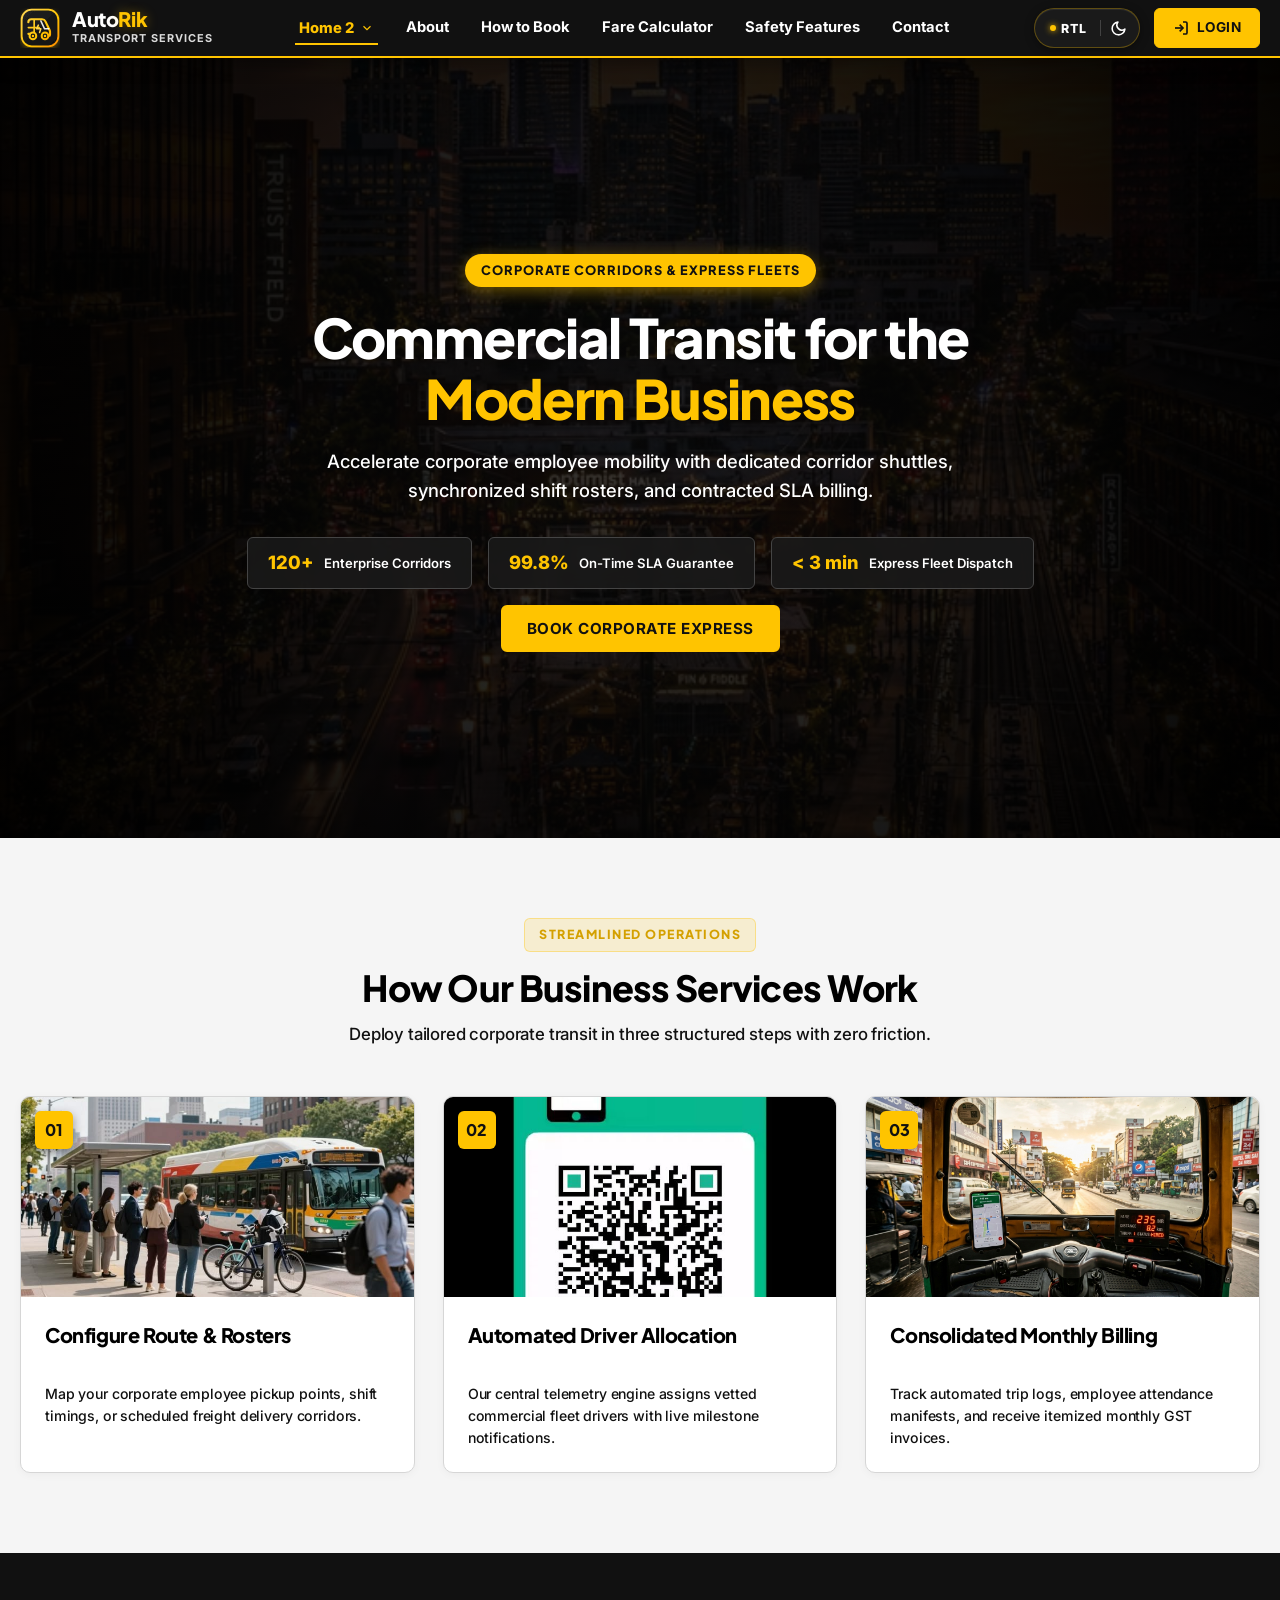
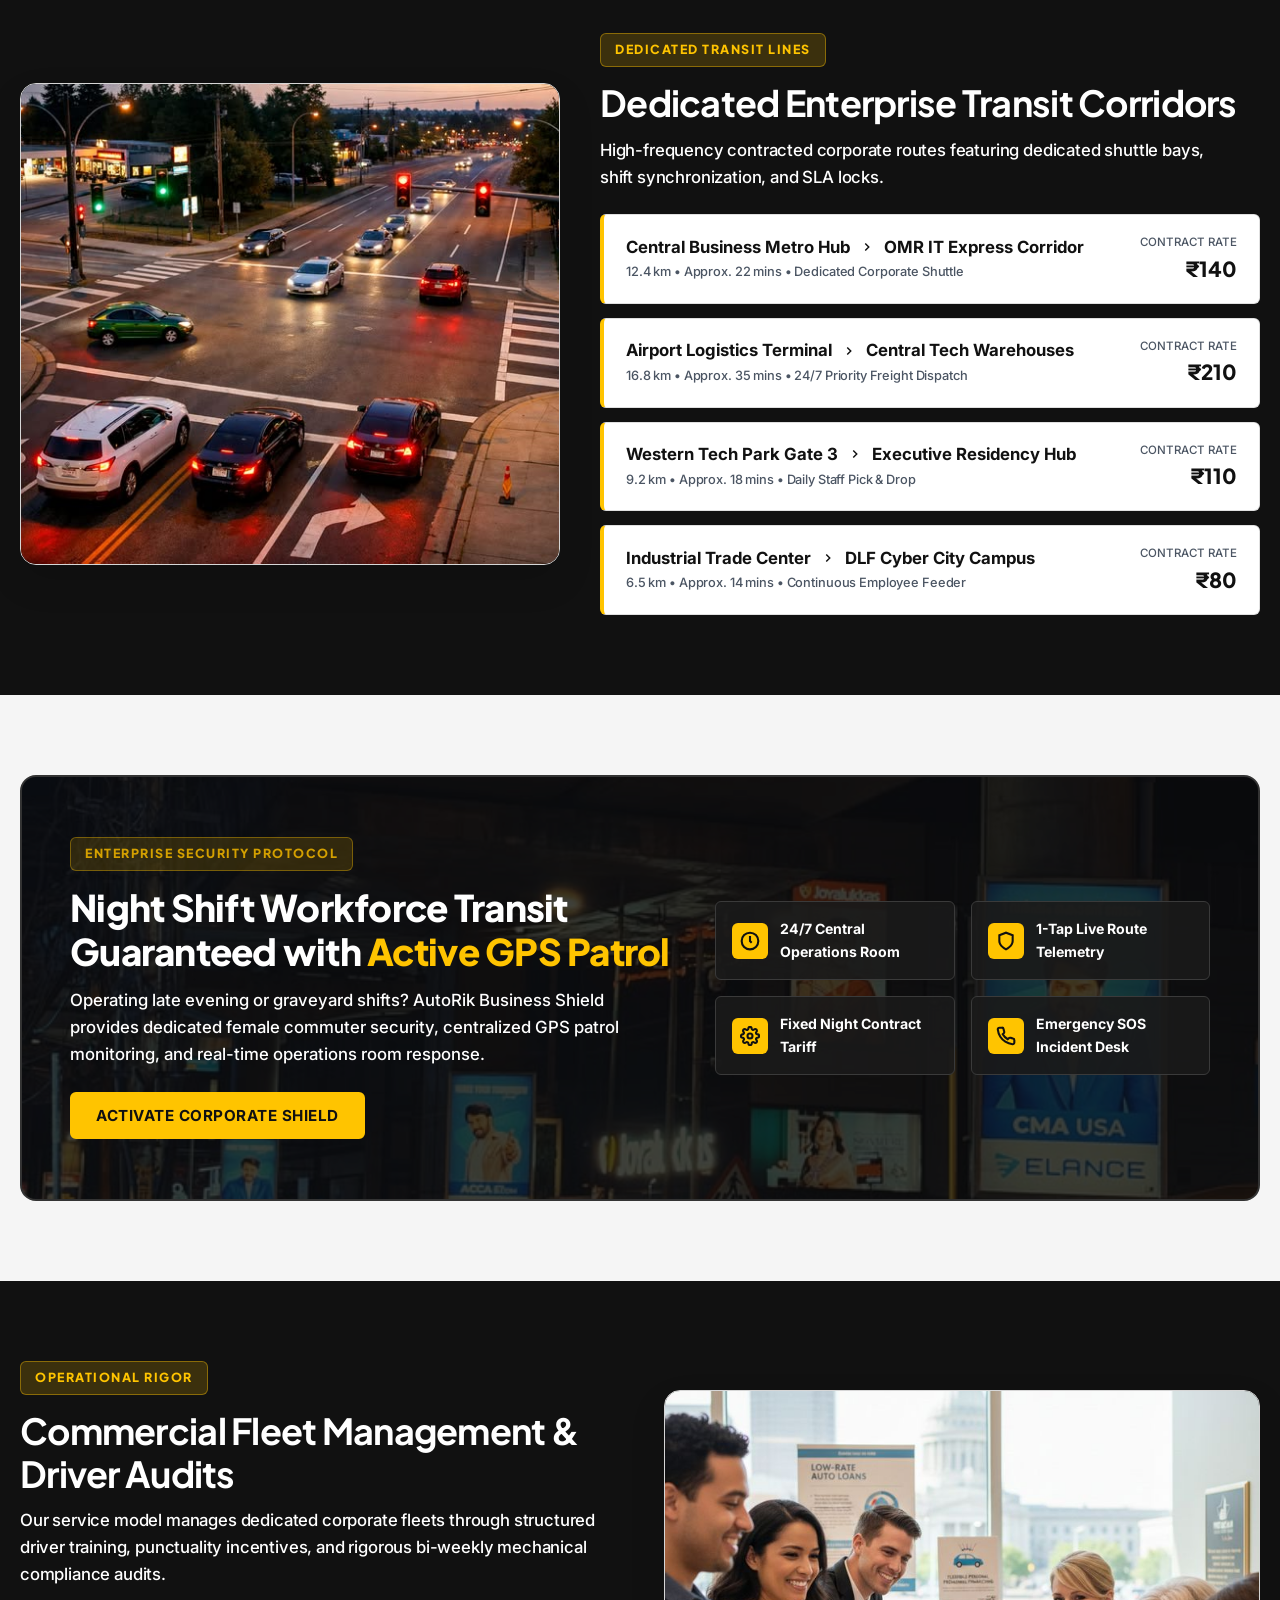
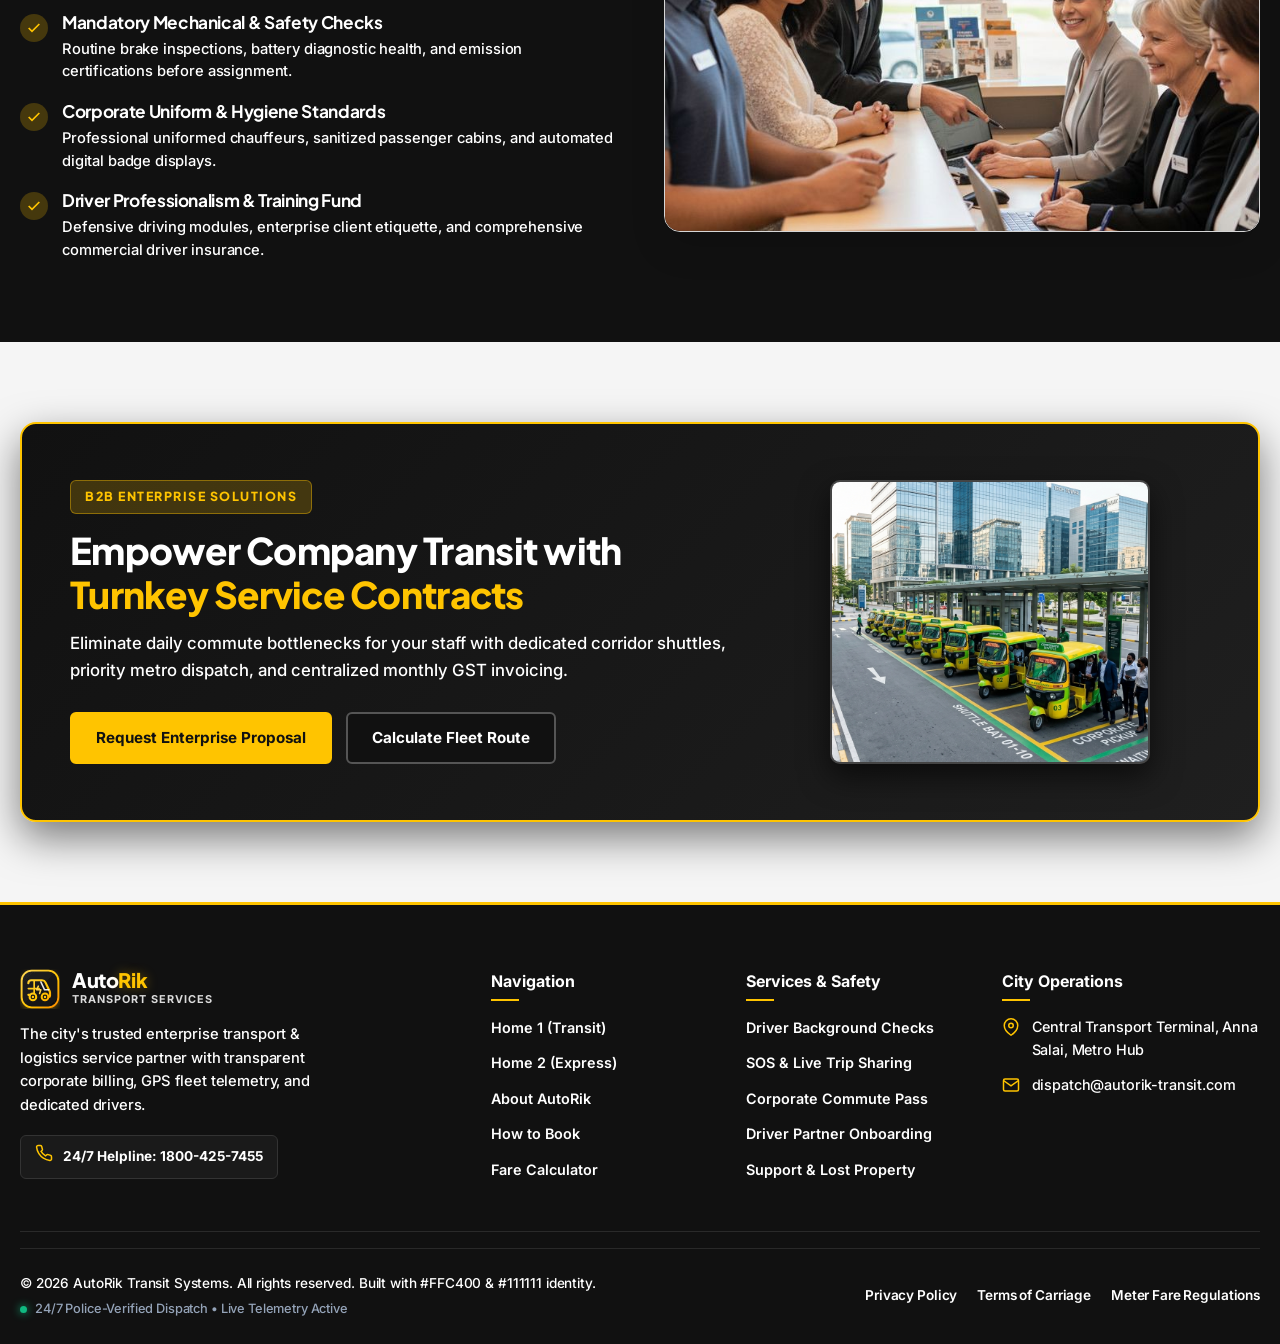
<file: home-2.html>
<!DOCTYPE html>
<html lang="en">

<head>
  <meta charset="UTF-8">
  <meta name="viewport" content="width=device-width, initial-scale=1.0">
  <title>AutoRik Express — Enterprise Corridor Transit & Express Logistics Network</title>
  <meta name="description"
    content="High-frequency corporate corridor shuttles, scheduled business transit, and rapid express courier logistics across tech parks.">
  <link rel="icon" type="image/svg+xml" href="assets/images/icons/favicon.svg">
  <link rel="apple-touch-icon" href="assets/images/icons/favicon.svg">
  <link rel="stylesheet" href="assets/css/style.css?v=3.7">
  <link rel="stylesheet" href="assets/css/responsive.css?v=3.7">
</head>

<body>

  <!-- Branded Site Loader -->
  <div class="site-loader" id="siteLoader" aria-label="Loading page">
    <div class="loader-content">
      <div class="loader-logo-ring">
        <img src="assets/images/icons/logo.svg" alt="AutoRik" width="54" height="54" class="loader-logo-img">
        <div class="loader-spin-ring"></div>
      </div>
      <div class="loader-title">Auto<span>Rik</span></div>
      <div class="loader-bar-wrap">
        <div class="loader-bar-fill"></div>
      </div>
      <div class="loader-status">Connecting Service Fleet...</div>
    </div>
  </div>

  <!-- Fixed Header (Single-Line Compact Header) -->
  <header class="site-header" id="siteHeader">
    <div class="container header-inner">
      <a href="index.html" class="brand-link" aria-label="AutoRik Home">
        <div class="brand-icon-box" aria-hidden="true">
          <img src="assets/images/icons/logo.svg" alt="AutoRik Brand Logo" width="40" height="40">
        </div>
        <div class="brand-text-wrap">
          <div class="brand-title">Auto<span>Rik</span></div>
          <div class="brand-subtitle">Transport Services</div>
        </div>
      </a>

      <!-- Desktop Navigation (Exactly 6 Primary Items) -->
      <nav class="desktop-nav" aria-label="Main Navigation">
        <ul class="nav-list">
          <li class="nav-item">
            <button type="button" class="nav-link dropdown-toggle active" id="homeDropdownToggle" aria-expanded="false"
              aria-haspopup="true">
              Home
              <svg width="14" height="14" viewBox="0 0 24 24" fill="none" stroke="currentColor" stroke-width="2">
                <polyline points="6 9 12 15 18 9"></polyline>
              </svg>
            </button>
            <ul class="dropdown-menu" id="homeDropdownMenu" role="menu">
              <li class="dropdown-item" role="none"><a href="index.html" role="menuitem">Home 1 (Transit Hub)</a></li>
              <li class="dropdown-item" role="none"><a href="home-2.html" class="active" role="menuitem">Home 2 (Metro Express)</a></li>
            </ul>
          </li>
          <li class="nav-item"><a href="about.html" class="nav-link">About</a></li>
          <li class="nav-item"><a href="how-to-book.html" class="nav-link">How to Book</a></li>
          <li class="nav-item"><a href="fare-calculator.html" class="nav-link">Fare Calculator</a></li>
          <li class="nav-item"><a href="safety.html" class="nav-link">Safety Features</a></li>
          <li class="nav-item"><a href="contact.html" class="nav-link">Contact</a></li>
        </ul>
      </nav>

      <!-- Header Utilities & Login Button -->
      <div class="header-actions">
        <div class="header-action-controls">
          <button type="button" class="ctrl-btn rtl-toggle-btn" aria-label="Toggle RTL text direction">
            <span class="ctrl-icon-dot"></span>
            <span class="rtl-text-label">RTL</span>
          </button>
          <div class="ctrl-divider" aria-hidden="true"></div>
          <button type="button" class="ctrl-btn theme-toggle-btn" aria-label="Toggle dark mode">
            <span class="theme-icon-wrap" aria-hidden="true">
              <svg width="17" height="17" viewBox="0 0 24 24" fill="none" stroke="currentColor" stroke-width="2.2" stroke-linecap="round" stroke-linejoin="round">
                <path d="M21 12.79A9 9 0 1 1 11.21 3 7 7 0 0 0 21 12.79z"></path>
              </svg>
            </span>
          </button>
        </div>
        <a href="login.html" class="btn-login" aria-label="Go to Account Login">
          <svg width="16" height="16" viewBox="0 0 24 24" fill="none" stroke="currentColor" stroke-width="2.5">
            <path d="M15 3h4a2 2 0 0 1 2 2v14a2 2 0 0 1-2 2h-4" />
            <polyline points="10 17 15 12 10 7" />
            <line x1="15" y1="12" x2="3" y2="12" />
          </svg>
          <span>Login</span>
        </a>
        <button type="button" class="mobile-toggle-btn" id="mobileToggleBtn" aria-label="Open mobile navigation menu"
          aria-expanded="false">
          <span class="hamburger-icon">
            <svg width="26" height="26" viewBox="0 0 24 24" fill="none" stroke="currentColor" stroke-width="2.2"
              stroke-linecap="round">
              <line x1="3" y1="12" x2="21" y2="12" />
              <line x1="3" y1="6" x2="21" y2="6" />
              <line x1="3" y1="18" x2="21" y2="18" />
            </svg>
          </span>
          <span class="close-icon" aria-hidden="true">
            <svg width="26" height="26" viewBox="0 0 24 24" fill="none" stroke="currentColor" stroke-width="2.4"
              stroke-linecap="round" stroke-linejoin="round">
              <line x1="18" y1="6" x2="6" y2="18" />
              <line x1="6" y1="6" x2="18" y2="18" />
            </svg>
          </span>
        </button>
      </div>
    </div>
  </header>

  <!-- Mobile Drawer Menu -->
  <div class="mobile-drawer-overlay" id="mobileDrawerOverlay" role="dialog" aria-modal="true"
    aria-label="Mobile Navigation">
    <div class="mobile-drawer">


      <ul class="mobile-nav-list">
        <li>
          <button type="button" class="mobile-nav-link mobile-accordion-toggle active" id="mobileHomeAccordion"
            aria-expanded="false">
            <span>Home</span>
            <svg width="14" height="14" viewBox="0 0 24 24" fill="none" stroke="currentColor" stroke-width="2">
              <polyline points="6 9 12 15 18 9"></polyline>
            </svg>
          </button>
          <ul class="mobile-accordion-menu" id="mobileHomeSubmenu">
            <li><a href="index.html">Home 1 (Transit Hub)</a></li>
            <li><a href="home-2.html" class="active">Home 2 (Metro Express)</a></li>
          </ul>
        </li>
        <li><a href="about.html" class="mobile-nav-link">About</a></li>
        <li><a href="how-to-book.html" class="mobile-nav-link">How to Book</a></li>
        <li><a href="fare-calculator.html" class="mobile-nav-link">Fare Calculator</a></li>
        <li><a href="safety.html" class="mobile-nav-link">Safety Features</a></li>
        <li><a href="contact.html" class="mobile-nav-link">Contact</a></li>
      </ul>

      <div class="mobile-drawer-footer">
        <a href="login.html" class="btn btn-primary btn-login" style="width:100%; justify-content:center;">
          <svg width="16" height="16" viewBox="0 0 24 24" fill="none" stroke="currentColor" stroke-width="2.5">
            <path d="M15 3h4a2 2 0 0 1 2 2v14a2 2 0 0 1-2 2h-4" />
            <polyline points="10 17 15 12 10 7" />
            <line x1="15" y1="12" x2="3" y2="12" />
          </svg>
          <span>Account Login</span>
        </a>

      </div>
    </div>
  </div>

  <main>
    <!-- =======================================================================
         HOME 2 - SECTION 1: HERO METRO EXPRESS (Cinematic Full-Width Visual)
         ======================================================================= -->
    <section class="hero-express-wrap" aria-labelledby="expressHeroTitle">
      <img src="assets/images/hero/p9.jpg"
        alt="Vibrant cityscape at sunset highlighting active public transport arteries" class="hero-express-bg"
        width="1400" height="800" loading="eager">
      <div class="hero-express-overlay"></div>
      <div class="container hero-express-content">
        <div class="express-tag-pill">Corporate Corridors & Express Fleets</div>
        <h1 class="hero-express-title" id="expressHeroTitle">
          Commercial Transit for the <span>Modern Business</span>
        </h1>
        <p class="hero-express-desc">
          Accelerate corporate employee mobility with dedicated corridor shuttles, synchronized shift rosters, and
          contracted SLA billing.
        </p>
        <div class="express-pills-row">
          <div class="express-pill-stat">
            <span class="num">120+</span>
            <span class="lbl">Enterprise Corridors</span>
          </div>
          <div class="express-pill-stat">
            <span class="num">99.8%</span>
            <span class="lbl">On-Time SLA Guarantee</span>
          </div>
          <div class="express-pill-stat">
            <span class="num">&lt; 3 min</span>
            <span class="lbl">Express Fleet Dispatch</span>
          </div>
          <button type="button" class="btn btn-primary btn-login">
            Book Corporate Express
          </button>
        </div>
      </div>
    </section>

    <!-- =======================================================================
         HOME 2 - SECTION 2: 3-STEP INSTANT BOARDING (Even Photo Steps)
         ======================================================================= -->
    <section class="section section-light" aria-labelledby="stepsHeading">
      <div class="container">
        <div class="section-header">
          <div class="eyebrow">Streamlined Operations</div>
          <h2 class="section-title" id="stepsHeading">How Our Business Services Work</h2>
          <p class="section-desc">
            Deploy tailored corporate transit in three structured steps with zero friction.
          </p>
        </div>

        <div class="steps-grid">
          <!-- Step 1 -->
          <div class="step-card">
            <div class="step-img-box">
              <img src="assets/images/sections/p10.jpg" alt="Commuter walking up to an organized local transport stand"
                width="400" height="200" loading="lazy">
              <div class="step-num-badge">01</div>
            </div>
            <div class="step-body">
              <h3 class="step-heading">Configure Route & Rosters</h3>
              <p class="step-desc">Map your corporate employee pickup points, shift timings, or scheduled freight
                delivery corridors.</p>
            </div>
          </div>

          <!-- Step 2 -->
          <div class="step-card">
            <div class="step-img-box">
              <img src="assets/images/sections/p11.jpg"
                alt="Smart device scanning verification badge on transport dashboard" width="400" height="200"
                loading="lazy">
              <div class="step-num-badge">02</div>
            </div>
            <div class="step-body">
              <h3 class="step-heading">Automated Driver Allocation</h3>
              <p class="step-desc">Our central telemetry engine assigns vetted commercial fleet drivers with live
                milestone notifications.</p>
            </div>
          </div>

          <!-- Step 3 -->
          <div class="step-card">
            <div class="step-img-box">
              <img src="assets/images/sections/p12.jpg"
                alt="Passenger enjoying a smooth auto rickshaw ride along open avenue" width="400" height="200"
                loading="lazy">
              <div class="step-num-badge">03</div>
            </div>
            <div class="step-body">
              <h3 class="step-heading">Consolidated Monthly Billing</h3>
              <p class="step-desc">Track automated trip logs, employee attendance manifests, and receive itemized monthly
                GST invoices.</p>
            </div>
          </div>
        </div>
      </div>
    </section>

    <!-- =======================================================================
         HOME 2 - SECTION 3: ZONE CORRIDORS & FIXED FARES (Asymmetric Grid)
         ======================================================================= -->
    <section class="section section-dark" aria-labelledby="corridorsHeading">
      <div class="container">
        <div class="corridor-wrap-grid">
          <div class="corridor-photo-frame">
            <img src="assets/images/sections/p13.jpg"
              alt="Major illuminated city arterial road with continuous traffic flow" width="540" height="480"
              loading="lazy">
          </div>
          <div>
            <div class="eyebrow">Dedicated Transit Lines</div>
            <h2 class="section-title" id="corridorsHeading">Dedicated Enterprise Transit Corridors</h2>
            <p class="section-desc text-left" style="margin: 0 0 24px 0;">
              High-frequency contracted corporate routes featuring dedicated shuttle bays, shift synchronization, and SLA
              locks.
            </p>

            <div class="corridors-list">
              <div class="corridor-card">
                <div class="corridor-info">
                  <div class="corridor-route-name">
                    <span class="corridor-origin">Central Business Metro Hub</span>
                    <span class="corridor-arrow" aria-hidden="true">
                      <svg width="14" height="14" viewBox="0 0 24 24" fill="none" stroke="currentColor"
                        stroke-width="2.5">
                        <polyline points="9 18 15 12 9 6" />
                      </svg>
                    </span>
                    <span class="corridor-dest">OMR IT Express Corridor</span>
                  </div>
                  <div class="corridor-route-meta">12.4 km &bull; Approx. 22 mins &bull; Dedicated Corporate Shuttle</div>
                </div>
                <div class="corridor-fare-box">
                  <div class="corridor-fare-lbl">Contract Rate</div>
                  <div class="corridor-fare-val">₹140</div>
                </div>
              </div>

              <div class="corridor-card">
                <div class="corridor-info">
                  <div class="corridor-route-name">
                    <span class="corridor-origin">Airport Logistics Terminal</span>
                    <span class="corridor-arrow" aria-hidden="true">
                      <svg width="14" height="14" viewBox="0 0 24 24" fill="none" stroke="currentColor"
                        stroke-width="2.5">
                        <polyline points="9 18 15 12 9 6" />
                      </svg>
                    </span>
                    <span class="corridor-dest">Central Tech Warehouses</span>
                  </div>
                  <div class="corridor-route-meta">16.8 km &bull; Approx. 35 mins &bull; 24/7 Priority Freight Dispatch</div>
                </div>
                <div class="corridor-fare-box">
                  <div class="corridor-fare-lbl">Contract Rate</div>
                  <div class="corridor-fare-val">₹210</div>
                </div>
              </div>

              <div class="corridor-card">
                <div class="corridor-info">
                  <div class="corridor-route-name">
                    <span class="corridor-origin">Western Tech Park Gate 3</span>
                    <span class="corridor-arrow" aria-hidden="true">
                      <svg width="14" height="14" viewBox="0 0 24 24" fill="none" stroke="currentColor"
                        stroke-width="2.5">
                        <polyline points="9 18 15 12 9 6" />
                      </svg>
                    </span>
                    <span class="corridor-dest">Executive Residency Hub</span>
                  </div>
                  <div class="corridor-route-meta">9.2 km &bull; Approx. 18 mins &bull; Daily Staff Pick & Drop</div>
                </div>
                <div class="corridor-fare-box">
                  <div class="corridor-fare-lbl">Contract Rate</div>
                  <div class="corridor-fare-val">₹110</div>
                </div>
              </div>

              <div class="corridor-card">
                <div class="corridor-info">
                  <div class="corridor-route-name">
                    <span class="corridor-origin">Industrial Trade Center</span>
                    <span class="corridor-arrow" aria-hidden="true">
                      <svg width="14" height="14" viewBox="0 0 24 24" fill="none" stroke="currentColor"
                        stroke-width="2.5">
                        <polyline points="9 18 15 12 9 6" />
                      </svg>
                    </span>
                    <span class="corridor-dest">DLF Cyber City Campus</span>
                  </div>
                  <div class="corridor-route-meta">6.5 km &bull; Approx. 14 mins &bull; Continuous Employee Feeder</div>
                </div>
                <div class="corridor-fare-box">
                  <div class="corridor-fare-lbl">Contract Rate</div>
                  <div class="corridor-fare-val">₹80</div>
                </div>
              </div>
            </div>
          </div>
        </div>
      </div>
    </section>

    <!-- =======================================================================
         HOME 2 - SECTION 4: 24/7 NIGHT TRANSIT & SAFETY SHIELD
         ======================================================================= -->
    <section class="section section-light" aria-labelledby="nightShieldHeading">
      <div class="container">
        <div class="night-shield-card">
          <img src="assets/images/sections/p14.jpg" alt="Nighttime urban transit route with safe streetlights"
            class="night-shield-bg" width="1200" height="400" loading="lazy">
          <div class="night-shield-content">
            <div>
              <div class="eyebrow">Enterprise Security Protocol</div>
              <h2 class="night-shield-title" id="nightShieldHeading">
                Night Shift Workforce Transit Guaranteed with <span>Active GPS Patrol</span>
              </h2>
              <p class="night-shield-desc">
                Operating late evening or graveyard shifts? AutoRik Business Shield provides dedicated female commuter
                security, centralized GPS patrol monitoring, and real-time operations room response.
              </p>
              <button type="button" class="btn btn-primary btn-login">
                Activate Corporate Shield
              </button>
            </div>

            <div class="night-badges-grid">
              <div class="night-badge-item">
                <div class="night-badge-icon">
                  <svg width="20" height="20" viewBox="0 0 24 24" fill="none" stroke="currentColor" stroke-width="2.5">
                    <circle cx="12" cy="12" r="10" />
                    <polyline points="12 6 12 12 14 14" />
                  </svg>
                </div>
                <div class="night-badge-txt">24/7 Central Operations Room</div>
              </div>

              <div class="night-badge-item">
                <div class="night-badge-icon">
                  <svg width="20" height="20" viewBox="0 0 24 24" fill="none" stroke="currentColor" stroke-width="2.5">
                    <path d="M12 22s8-4 8-10V5l-8-3-8 3v7c0 6 8 10 8 10z" />
                  </svg>
                </div>
                <div class="night-badge-txt">1-Tap Live Route Telemetry</div>
              </div>

              <div class="night-badge-item">
                <div class="night-badge-icon">
                  <svg width="20" height="20" viewBox="0 0 24 24" fill="none" stroke="currentColor" stroke-width="2.5">
                    <circle cx="12" cy="12" r="3" />
                    <path
                      d="M19.4 15a1.65 1.65 0 0 0 .33 1.82l.06.06a2 2 0 0 1 0 2.83 2 2 0 0 1-2.83 0l-.06-.06a1.65 1.65 0 0 0-1.82-.33 1.65 1.65 0 0 0-1 1.51V21a2 2 0 0 1-2 2 2 2 0 0 1-2-2v-.09A1.65 1.65 0 0 0 9 19.4a1.65 1.65 0 0 0-1.82.33l-.06.06a2 2 0 0 1-2.83 0 2 2 0 0 1 0-2.83l.06-.06a1.65 1.65 0 0 0 .33-1.82 1.65 1.65 0 0 0-1.51-1H3a2 2 0 0 1-2-2 2 2 0 0 1 2-2h.09A1.65 1.65 0 0 0 4.6 9a1.65 1.65 0 0 0-.33-1.82l-.06-.06a2 2 0 0 1 0-2.83 2 2 0 0 1 2.83 0l.06.06a1.65 1.65 0 0 0 1.82.33H9a1.65 1.65 0 0 0 1-1.51V3a2 2 0 0 1 2-2 2 2 0 0 1 2 2v.09a1.65 1.65 0 0 0 1 1.51 1.65 1.65 0 0 0 1.82-.33l.06-.06a2 2 0 0 1 2.83 0 2 2 0 0 1 0 2.83l-.06.06a1.65 1.65 0 0 0-.33 1.82V9a1.65 1.65 0 0 0 1.51 1H21a2 2 0 0 1 2 2 2 2 0 0 1-2 2h-.09a1.65 1.65 0 0 0-1.51 1z" />
                  </svg>
                </div>
                <div class="night-badge-txt">Fixed Night Contract Tariff</div>
              </div>

              <div class="night-badge-item">
                <div class="night-badge-icon">
                  <svg width="20" height="20" viewBox="0 0 24 24" fill="none" stroke="currentColor" stroke-width="2.5">
                    <path
                      d="M22 16.92v3a2 2 0 0 1-2.18 2 19.79 19.79 0 0 1-8.63-3.07 19.5 19.5 0 0 1-6-6 19.79 19.79 0 0 1-3.07-8.67A2 2 0 0 1 4.11 2h3a2 2 0 0 1 2 1.72 12.84 12.84 0 0 0 .7 2.81 2 2 0 0 1-.45 2.11L8.09 9.91a16 16 0 0 0 6 6l1.27-1.27a2 2 0 0 1 2.11-.45 12.84 12.84 0 0 0 2.81.7A2 2 0 0 1 22 16.92z" />
                  </svg>
                </div>
                <div class="night-badge-txt">Emergency SOS Incident Desk</div>
              </div>
            </div>
          </div>
        </div>
      </div>
    </section>

    <!-- =======================================================================
         HOME 2 - SECTION 5: DRIVER FLEET COMMUNITY & STANDARDS
         ======================================================================= -->
    <section class="section section-dark" aria-labelledby="communityHeading">
      <div class="container">
        <div class="community-grid">
          <div>
            <div class="eyebrow">Operational Rigor</div>
            <h2 class="section-title" id="communityHeading">Commercial Fleet Management & Driver Audits</h2>
            <p class="section-desc text-left" style="margin: 0 0 24px 0;">
              Our service model manages dedicated corporate fleets through structured driver training, punctuality
              incentives, and rigorous bi-weekly mechanical compliance audits.
            </p>

            <div class="community-check-list">
              <div class="community-check-item">
                <div class="community-check-icon">
                  <svg width="16" height="16" viewBox="0 0 24 24" fill="none" stroke="currentColor" stroke-width="2.5">
                    <polyline points="20 6 9 17 4 12" />
                  </svg>
                </div>
                <div>
                  <h3 class="community-check-title">Mandatory Mechanical & Safety Checks</h3>
                  <p class="community-check-desc">Routine brake inspections, battery diagnostic health, and emission
                    certifications before assignment.</p>
                </div>
              </div>

              <div class="community-check-item">
                <div class="community-check-icon">
                  <svg width="16" height="16" viewBox="0 0 24 24" fill="none" stroke="currentColor" stroke-width="2.5">
                    <polyline points="20 6 9 17 4 12" />
                  </svg>
                </div>
                <div>
                  <h3 class="community-check-title">Corporate Uniform & Hygiene Standards</h3>
                  <p class="community-check-desc">Professional uniformed chauffeurs, sanitized passenger cabins, and
                    automated digital badge displays.</p>
                </div>
              </div>

              <div class="community-check-item">
                <div class="community-check-icon">
                  <svg width="16" height="16" viewBox="0 0 24 24" fill="none" stroke="currentColor" stroke-width="2.5">
                    <polyline points="20 6 9 17 4 12" />
                  </svg>
                </div>
                <div>
                  <h3 class="community-check-title">Driver Professionalism & Training Fund</h3>
                  <p class="community-check-desc">Defensive driving modules, enterprise client etiquette, and
                    comprehensive commercial driver insurance.</p>
                </div>
              </div>
            </div>
          </div>

          <div class="community-photo-wrap">
            <img src="assets/images/about/p15.jpg"
              alt="Dedicated auto drivers and fleet operators meeting at community service terminal" width="560"
              height="440" loading="lazy">
          </div>
        </div>
      </div>
    </section>

    <!-- =======================================================================
         HOME 2 - SECTION 6: CORPORATE DAILY COMMUTE & GROUP PASS (Mandatory CTA)
         ======================================================================= -->
    <section class="section section-light" aria-labelledby="corpCtaHeading">
      <div class="container">
        <div class="corporate-cta-wrap">
          <div class="corporate-cta-grid">
            <div>
              <div class="eyebrow"
                style="background-color:rgba(255, 196, 0, 0.2); color:var(--primary-yellow); border-color:rgba(255, 196, 0, 0.4);">
                B2B Enterprise Solutions
              </div>
              <h2 class="corporate-cta-title" id="corpCtaHeading">
                Empower Company Transit with <span>Turnkey Service Contracts</span>
              </h2>
              <p class="corporate-cta-desc">
                Eliminate daily commute bottlenecks for your staff with dedicated corridor shuttles, priority metro
                dispatch, and centralized monthly GST invoicing.
              </p>
              <div style="display: flex; gap: 14px; flex-wrap: wrap;">
                <a href="contact.html#corporate" class="btn btn-primary">
                  Request Enterprise Proposal
                </a>
                <a href="fare-calculator.html" class="btn btn-secondary" style="border-color:#555555;">
                  Calculate Fleet Route
                </a>
              </div>
            </div>

            <div>
              <div class="corporate-cta-frame">
                <img src="assets/images/sections/p16.jpg"
                  alt="Modern corporate business park exterior where employees take transit" width="320" height="280"
                  loading="lazy">
              </div>
            </div>
          </div>
        </div>
      </div>
    </section>
  </main>

  <!-- Shared Footer -->
  <footer class="site-footer" id="footer">
    <div class="container">
      <div class="footer-top">
        <div>
          <a href="index.html" class="brand-link">
            <div class="brand-icon-box">
              <img src="assets/images/icons/logo.svg" alt="AutoRik Brand Logo" width="40" height="40">
            </div>
            <div class="brand-text-wrap">
              <div class="brand-title">Auto<span>Rik</span></div>
              <div class="brand-subtitle">Transport Services</div>
            </div>
          </a>
          <p class="footer-brand-desc">
            The city's trusted enterprise transport & logistics service partner with transparent corporate billing,
            GPS fleet telemetry, and dedicated drivers.
          </p>
          <div class="footer-emergency-badge">
            <div class="badge-icon">
              <svg width="18" height="18" viewBox="0 0 24 24" fill="none" stroke="currentColor" stroke-width="2">
                <path
                  d="M22 16.92v3a2 2 0 0 1-2.18 2 19.79 19.79 0 0 1-8.63-3.07 19.5 19.5 0 0 1-6-6 19.79 19.79 0 0 1-3.07-8.67A2 2 0 0 1 4.11 2h3a2 2 0 0 1 2 1.72 12.84 12.84 0 0 0 .7 2.81 2 2 0 0 1-.45 2.11L8.09 9.91a16 16 0 0 0 6 6l1.27-1.27a2 2 0 0 1 2.11-.45 12.84 12.84 0 0 0 2.81.7A2 2 0 0 1 22 16.92z">
                </path>
              </svg>
            </div>
            <div class="badge-text">24/7 Helpline: 1800-425-7455</div>
          </div>
        </div>

        <div>
          <div class="footer-title">Navigation</div>
          <ul class="footer-links">
            <li><a href="index.html">Home 1 (Transit)</a></li>
            <li><a href="home-2.html">Home 2 (Express)</a></li>
            <li><a href="about.html">About AutoRik</a></li>
            <li><a href="how-to-book.html">How to Book</a></li>
            <li><a href="fare-calculator.html">Fare Calculator</a></li>
          </ul>
        </div>

        <div>
          <div class="footer-title">Services & Safety</div>
          <ul class="footer-links">
            <li><a href="safety.html">Driver Background Checks</a></li>
            <li><a href="safety.html#sos">SOS & Live Trip Sharing</a></li>
            <li><a href="how-to-book.html#corporate">Corporate Commute Pass</a></li>
            <li><a href="contact.html#driver">Driver Partner Onboarding</a></li>
            <li><a href="contact.html">Support & Lost Property</a></li>
          </ul>
        </div>

        <div>
          <div class="footer-title">City Operations</div>
          <div class="footer-contact-item">
            <svg width="18" height="18" viewBox="0 0 24 24" fill="none" stroke="currentColor" stroke-width="2">
              <path d="M21 10c0 7-9 13-9 13s-9-6-9-13a9 9 0 0 1 18 0z"></path>
              <circle cx="12" cy="10" r="3"></circle>
            </svg>
            <span>Central Transport Terminal, Anna Salai, Metro Hub</span>
          </div>
          <div class="footer-contact-item">
            <svg width="18" height="18" viewBox="0 0 24 24" fill="none" stroke="currentColor" stroke-width="2">
              <path d="M4 4h16c1.1 0 2 .9 2 2v12c0 1.1-.9 2-2 2H4c-1.1 0-2-.9-2-2V6c0-1.1.9-2 2-2z"></path>
              <polyline points="22,6 12,13 2,6"></polyline>
            </svg>
            <span>dispatch@autorik-transit.com</span>
          </div>
        </div>
      </div>

      <div class="footer-bottom">
        <div class="footer-bottom-copy">
          <div>&copy; 2026 AutoRik Transit Systems. All rights reserved. Built with #FFC400 &amp; #111111 identity.</div>
          <div class="footer-live-status">
            <span class="status-pulse-dot"></span>
            <span>24/7 Police-Verified Dispatch &bull; Live Telemetry Active</span>
          </div>
        </div>
        <div class="footer-bottom-links">
          <a href="#">Privacy Policy</a>
          <a href="#">Terms of Carriage</a>
          <a href="#">Meter Fare Regulations</a>
        </div>
      </div>
    </div>
  </footer>

  <!-- Scroll to Top Button -->
  <button type="button" class="scroll-to-top" id="scrollTopBtn" aria-label="Scroll to top of page">
    <svg width="20" height="20" viewBox="0 0 24 24" fill="none" stroke="currentColor" stroke-width="2.5"
      stroke-linecap="round" stroke-linejoin="round">
      <line x1="12" y1="19" x2="12" y2="5" />
      <polyline points="5 12 12 5 19 12" />
    </svg>
  </button>

  <script src="assets/js/main.js?v=3.7"></script>
</body>

</html>
</file>
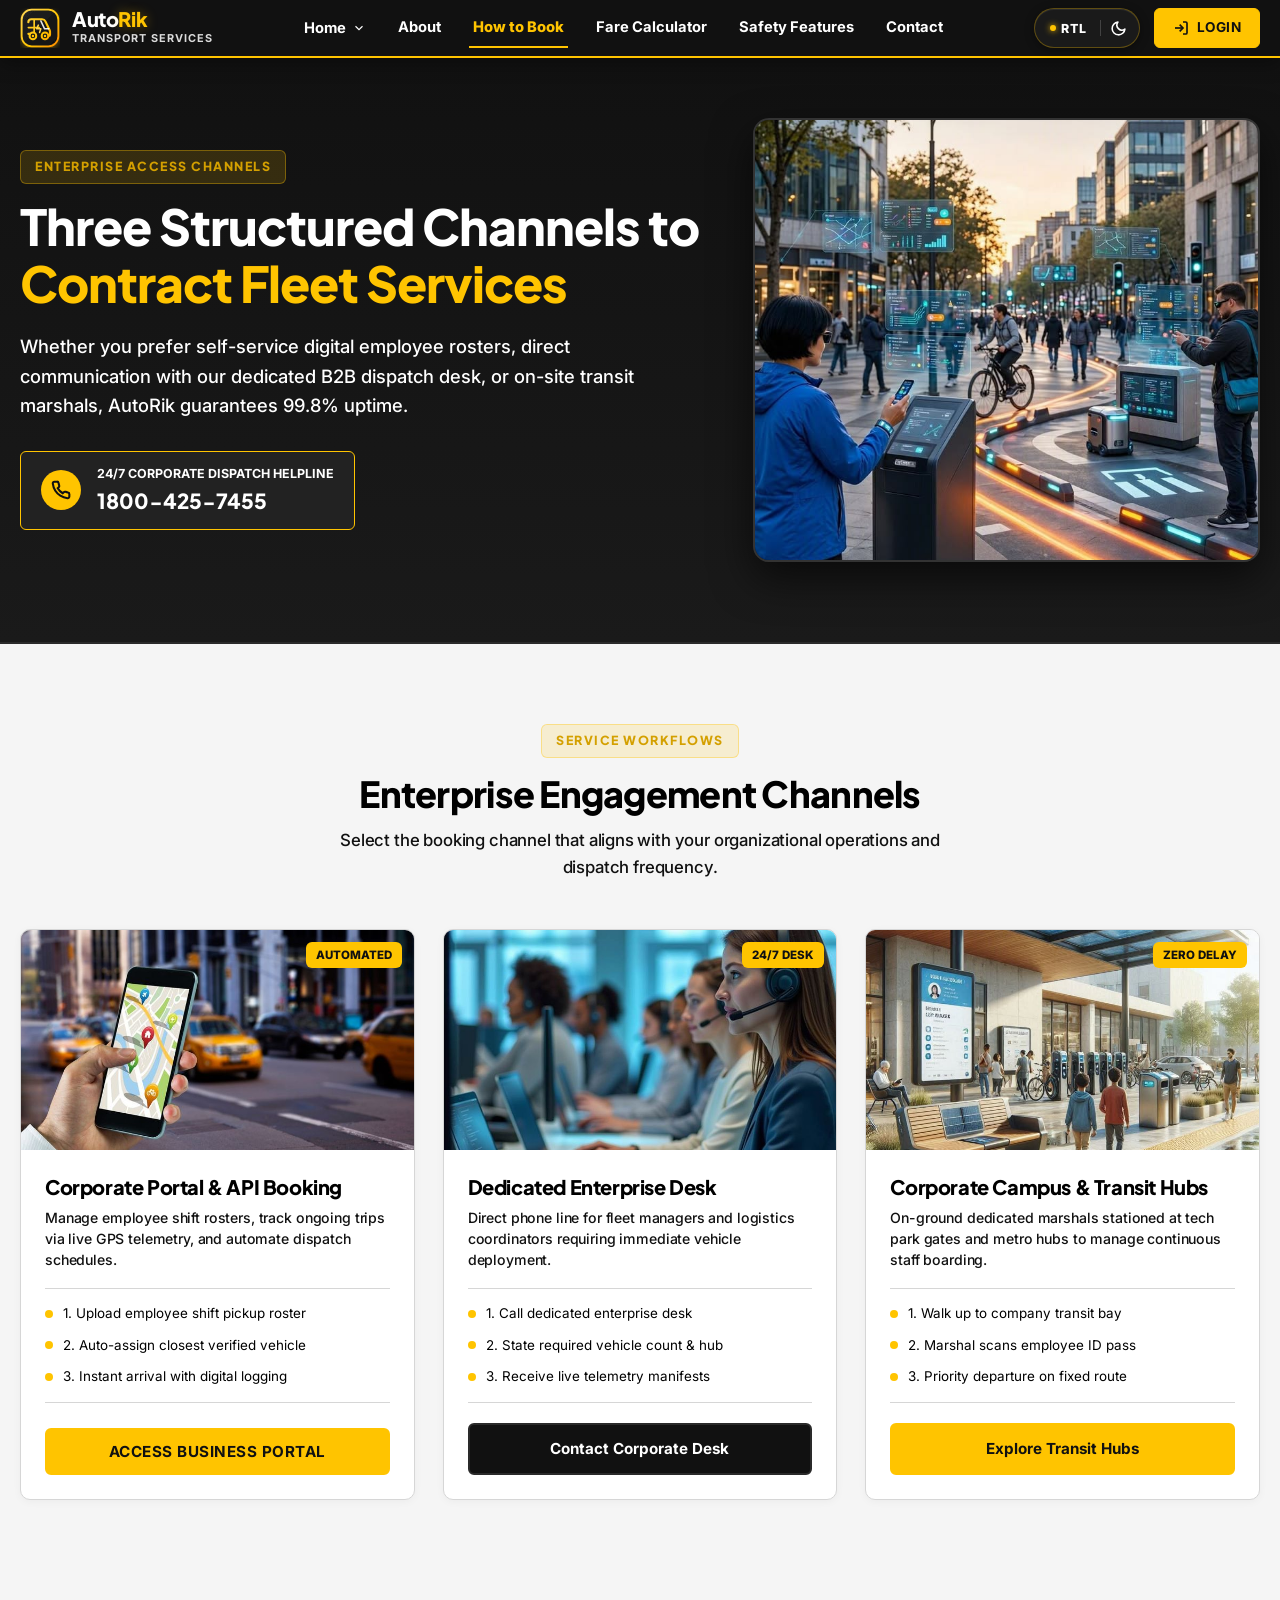
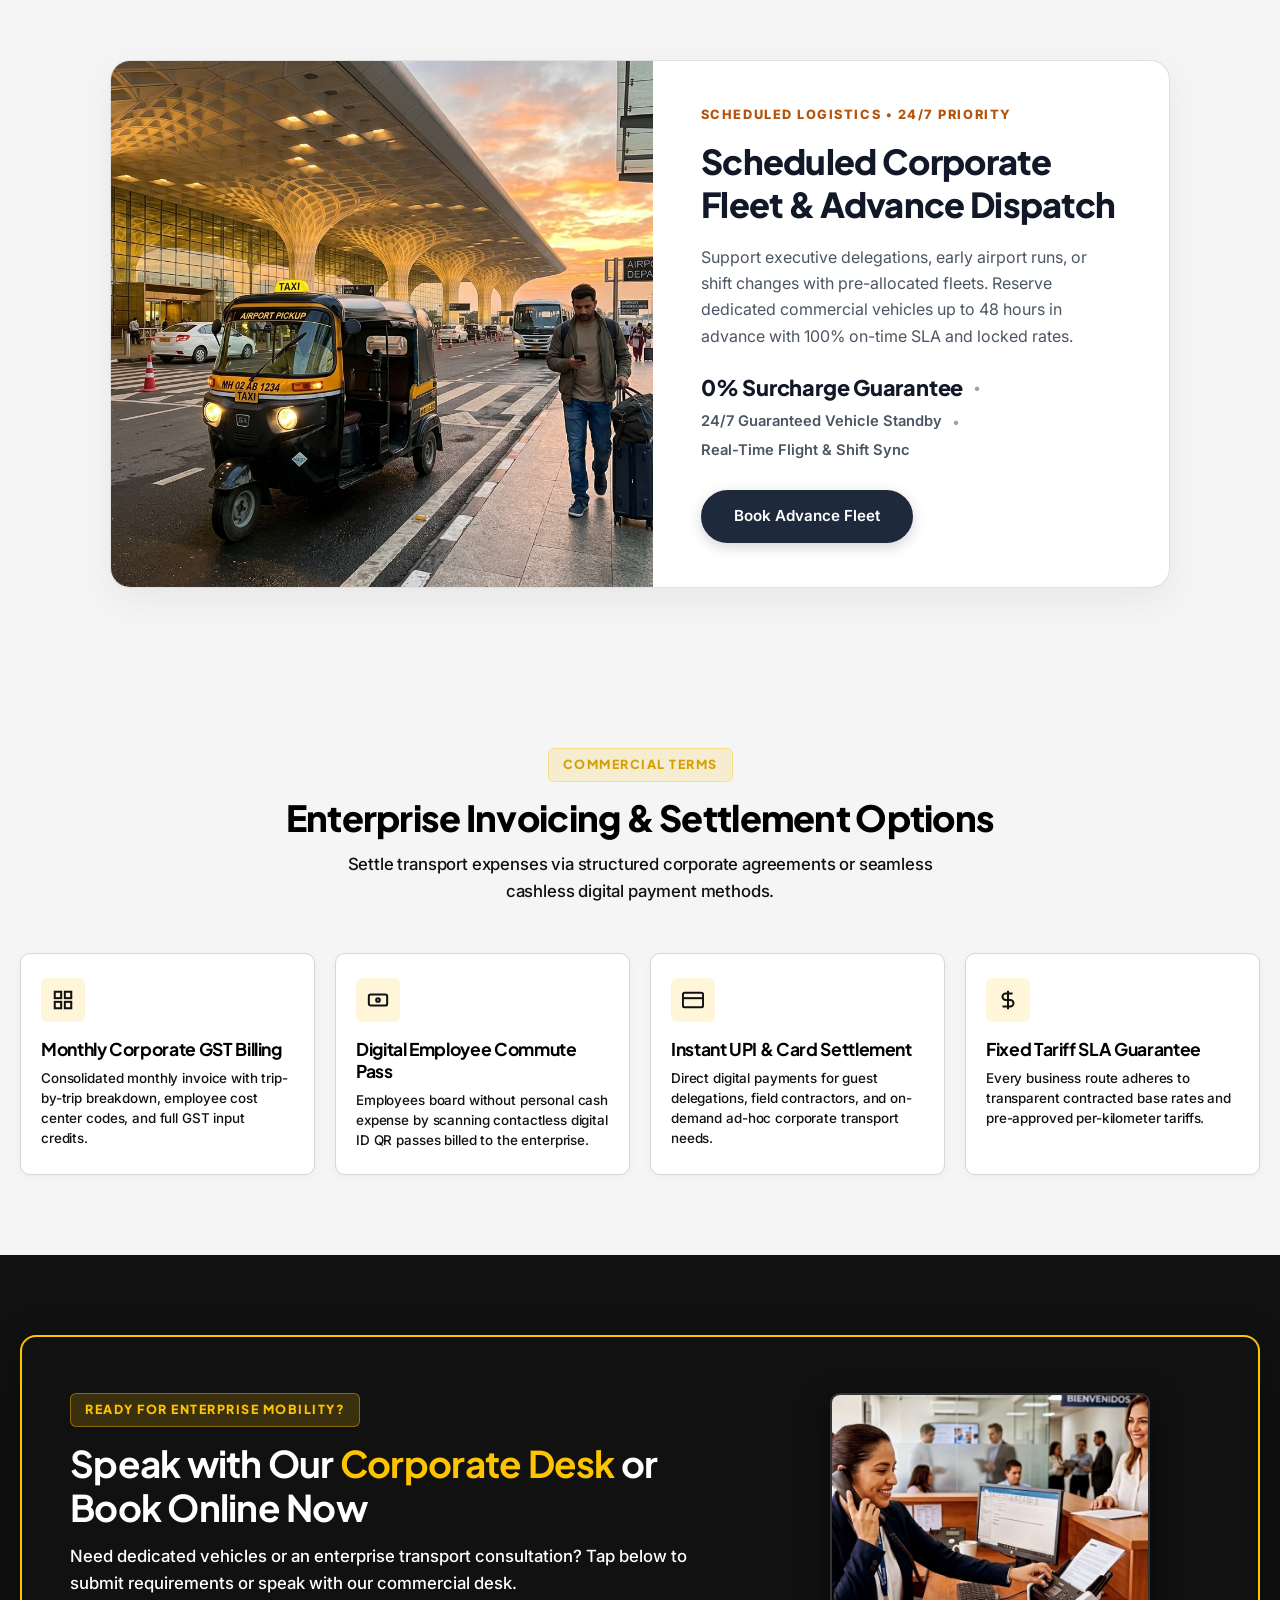
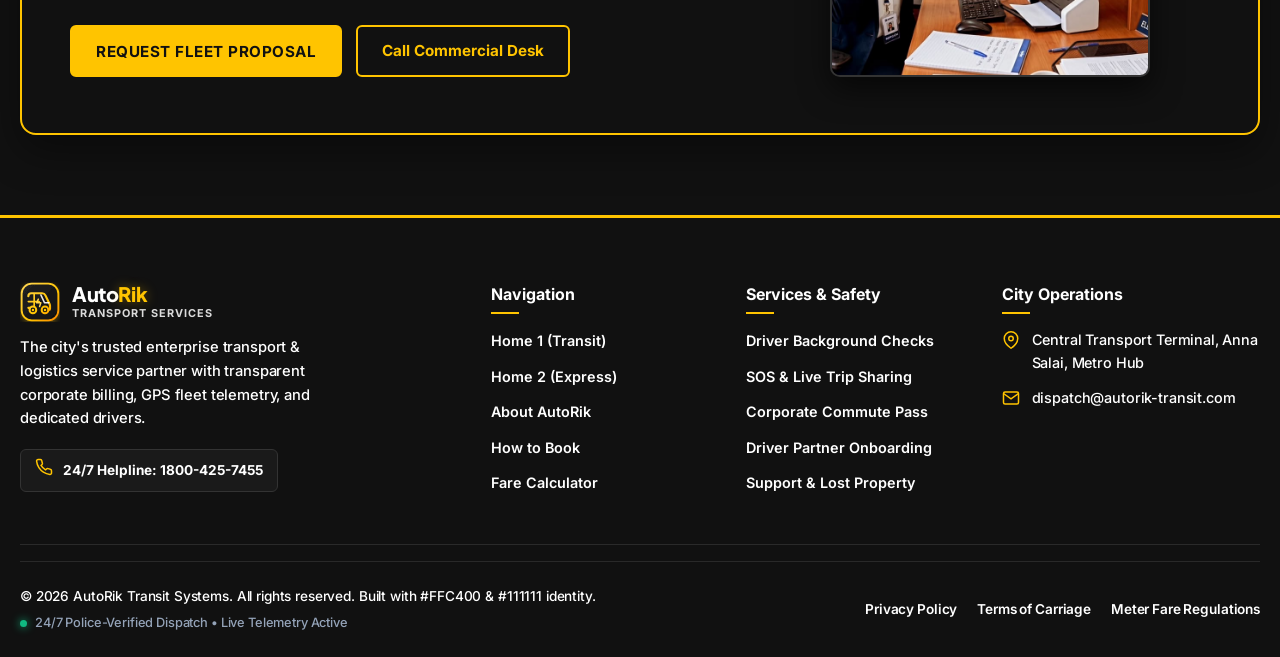
<file: how-to-book.html>
<!DOCTYPE html>
<html lang="en">

<head>
  <meta charset="UTF-8">
  <meta name="viewport" content="width=device-width, initial-scale=1.0">
  <title>How to Book — Enterprise Portal, Dedicated Dispatch & Fleet Booking</title>
  <meta name="description"
    content="Discover streamlined ways to book corporate transit: B2B corporate enterprise portal, 24/7 dedicated dispatch hotline, and designated corridor stands.">
  <link rel="icon" type="image/svg+xml" href="assets/images/icons/favicon.svg">
  <link rel="apple-touch-icon" href="assets/images/icons/favicon.svg">
  <link rel="stylesheet" href="assets/css/style.css?v=3.7">
  <link rel="stylesheet" href="assets/css/responsive.css?v=3.7">
</head>

<body>

  <!-- Branded Site Loader -->
  <div class="site-loader" id="siteLoader" aria-label="Loading page">
    <div class="loader-content">
      <div class="loader-logo-ring">
        <img src="assets/images/icons/logo.svg" alt="AutoRik" width="54" height="54" class="loader-logo-img">
        <div class="loader-spin-ring"></div>
      </div>
      <div class="loader-title">Auto<span>Rik</span></div>
      <div class="loader-bar-wrap">
        <div class="loader-bar-fill"></div>
      </div>
      <div class="loader-status">Connecting Service Fleet...</div>
    </div>
  </div>

  <!-- Fixed Header (Single-Line Compact Header) -->
  <header class="site-header" id="siteHeader">
    <div class="container header-inner">
      <a href="index.html" class="brand-link" aria-label="AutoRik Home">
        <div class="brand-icon-box" aria-hidden="true">
          <img src="assets/images/icons/logo.svg" alt="AutoRik Brand Logo" width="40" height="40">
        </div>
        <div class="brand-text-wrap">
          <div class="brand-title">Auto<span>Rik</span></div>
          <div class="brand-subtitle">Transport Services</div>
        </div>
      </a>

      <!-- Desktop Navigation (Exactly 6 Primary Items) -->
      <nav class="desktop-nav" aria-label="Main Navigation">
        <ul class="nav-list">
          <li class="nav-item">
            <button type="button" class="nav-link dropdown-toggle" id="homeDropdownToggle" aria-expanded="false"
              aria-haspopup="true">
              Home
              <svg width="14" height="14" viewBox="0 0 24 24" fill="none" stroke="currentColor" stroke-width="2">
                <polyline points="6 9 12 15 18 9"></polyline>
              </svg>
            </button>
            <ul class="dropdown-menu" id="homeDropdownMenu" role="menu">
              <li class="dropdown-item" role="none"><a href="index.html" role="menuitem">Home 1 (Transit Hub)</a></li>
              <li class="dropdown-item" role="none"><a href="home-2.html" role="menuitem">Home 2 (Metro Express)</a>
              </li>
            </ul>
          </li>
          <li class="nav-item"><a href="about.html" class="nav-link">About</a></li>
          <li class="nav-item"><a href="how-to-book.html" class="nav-link active">How to Book</a></li>
          <li class="nav-item"><a href="fare-calculator.html" class="nav-link">Fare Calculator</a></li>
          <li class="nav-item"><a href="safety.html" class="nav-link">Safety Features</a></li>
          <li class="nav-item"><a href="contact.html" class="nav-link">Contact</a></li>
        </ul>
      </nav>

      <!-- Header Utilities & Login Button -->
      <div class="header-actions">
        <div class="header-action-controls">
          <button type="button" class="ctrl-btn rtl-toggle-btn" aria-label="Toggle RTL text direction">
            <span class="ctrl-icon-dot"></span>
            <span class="rtl-text-label">RTL</span>
          </button>
          <div class="ctrl-divider" aria-hidden="true"></div>
          <button type="button" class="ctrl-btn theme-toggle-btn" aria-label="Toggle dark mode">
            <span class="theme-icon-wrap" aria-hidden="true">
              <svg width="17" height="17" viewBox="0 0 24 24" fill="none" stroke="currentColor" stroke-width="2.2" stroke-linecap="round" stroke-linejoin="round">
                <path d="M21 12.79A9 9 0 1 1 11.21 3 7 7 0 0 0 21 12.79z"></path>
              </svg>
            </span>
          </button>
        </div>
        <a href="login.html" class="btn-login" aria-label="Go to Account Login">
          <svg width="16" height="16" viewBox="0 0 24 24" fill="none" stroke="currentColor" stroke-width="2.5">
            <path d="M15 3h4a2 2 0 0 1 2 2v14a2 2 0 0 1-2 2h-4" />
            <polyline points="10 17 15 12 10 7" />
            <line x1="15" y1="12" x2="3" y2="12" />
          </svg>
          <span>Login</span>
        </a>
        <button type="button" class="mobile-toggle-btn" id="mobileToggleBtn" aria-label="Open mobile navigation menu"
          aria-expanded="false">
          <span class="hamburger-icon">
            <svg width="26" height="26" viewBox="0 0 24 24" fill="none" stroke="currentColor" stroke-width="2.2"
              stroke-linecap="round">
              <line x1="3" y1="12" x2="21" y2="12" />
              <line x1="3" y1="6" x2="21" y2="6" />
              <line x1="3" y1="18" x2="21" y2="18" />
            </svg>
          </span>
          <span class="close-icon" aria-hidden="true">
            <svg width="26" height="26" viewBox="0 0 24 24" fill="none" stroke="currentColor" stroke-width="2.4"
              stroke-linecap="round" stroke-linejoin="round">
              <line x1="18" y1="6" x2="6" y2="18" />
              <line x1="6" y1="6" x2="18" y2="18" />
            </svg>
          </span>
        </button>
      </div>
    </div>
  </header>

  <!-- Mobile Drawer Menu -->
  <div class="mobile-drawer-overlay" id="mobileDrawerOverlay" role="dialog" aria-modal="true"
    aria-label="Mobile Navigation">
    <div class="mobile-drawer">


      <ul class="mobile-nav-list">
        <li>
          <button type="button" class="mobile-nav-link mobile-accordion-toggle" id="mobileHomeAccordion"
            aria-expanded="false">
            <span>Home</span>
            <svg width="14" height="14" viewBox="0 0 24 24" fill="none" stroke="currentColor" stroke-width="2">
              <polyline points="6 9 12 15 18 9"></polyline>
            </svg>
          </button>
          <ul class="mobile-accordion-menu" id="mobileHomeSubmenu">
            <li><a href="index.html">Home 1 (Transit Hub)</a></li>
            <li><a href="home-2.html">Home 2 (Metro Express)</a></li>
          </ul>
        </li>
        <li><a href="about.html" class="mobile-nav-link">About</a></li>
        <li><a href="how-to-book.html" class="mobile-nav-link active">How to Book</a></li>
        <li><a href="fare-calculator.html" class="mobile-nav-link">Fare Calculator</a></li>
        <li><a href="safety.html" class="mobile-nav-link">Safety Features</a></li>
        <li><a href="contact.html" class="mobile-nav-link">Contact</a></li>
      </ul>

      <div class="mobile-drawer-footer">
        <a href="login.html" class="btn btn-primary btn-login" style="width:100%; justify-content:center;">
          <svg width="16" height="16" viewBox="0 0 24 24" fill="none" stroke="currentColor" stroke-width="2.5">
            <path d="M15 3h4a2 2 0 0 1 2 2v14a2 2 0 0 1-2 2h-4" />
            <polyline points="10 17 15 12 10 7" />
            <line x1="15" y1="12" x2="3" y2="12" />
          </svg>
          <span>Account Login</span>
        </a>

      </div>
    </div>
  </div>

  <main>
    <!-- =======================================================================
         HOW TO BOOK - SECTION 1: HERO CHANNELS (Phone, App, Stand Overview)
         ======================================================================= -->
    <section class="book-hero-wrap" aria-labelledby="bookHeroHeading">
      <div class="container">
        <div class="book-hero-grid">
          <div>
            <div class="eyebrow">Enterprise Access Channels</div>
            <h1 class="book-hero-title" id="bookHeroHeading">
              Three Structured Channels to <span>Contract Fleet Services</span>
            </h1>
            <p class="book-hero-desc">
              Whether you prefer self-service digital employee rosters, direct communication with our dedicated B2B
              dispatch desk, or on-site transit marshals, AutoRik guarantees 99.8% uptime.
            </p>
            <div class="book-hotline-strip">
              <div class="book-hotline-icon">
                <svg width="20" height="20" viewBox="0 0 24 24" fill="none" stroke="currentColor" stroke-width="2.5">
                  <path
                    d="M22 16.92v3a2 2 0 0 1-2.18 2 19.79 19.79 0 0 1-8.63-3.07 19.5 19.5 0 0 1-6-6 19.79 19.79 0 0 1-3.07-8.67A2 2 0 0 1 4.11 2h3a2 2 0 0 1 2 1.72 12.84 12.84 0 0 0 .7 2.81 2 2 0 0 1-.45 2.11L8.09 9.91a16 16 0 0 0 6 6l1.27-1.27a2 2 0 0 1 2.11-.45 12.84 12.84 0 0 0 2.81.7A2 2 0 0 1 22 16.92z" />
                </svg>
              </div>
              <div class="book-hotline-text">
                <div class="lbl">24/7 Corporate Dispatch Helpline</div>
                <div class="phone">1800-425-7455</div>
              </div>
            </div>
          </div>

          <div class="book-hero-frame">
            <img src="assets/images/services/p21.jpg"
              alt="Commuter interacting with intuitive digital transport booking screen" width="560" height="440"
              loading="eager">
          </div>
        </div>
      </div>
    </section>

    <!-- =======================================================================
         HOW TO BOOK - SECTION 2: 3 BOOKING CHANNELS (Even Uniform Cards)
         ======================================================================= -->
    <section class="section section-light" aria-labelledby="channelsHeading">
      <div class="container">
        <div class="section-header">
          <div class="eyebrow">Service Workflows</div>
          <h2 class="section-title" id="channelsHeading">Enterprise Engagement Channels</h2>
          <p class="section-desc">
            Select the booking channel that aligns with your organizational operations and dispatch frequency.
          </p>
        </div>

        <div class="channels-grid">
          <!-- Channel 1: Mobile App -->
          <div class="channel-card">
            <div class="channel-img-wrap">
              <img src="assets/images/services/p22.jpg" alt="User tapping mobile ride dispatch application" width="400"
                height="220" loading="lazy">
              <span class="channel-badge">Automated</span>
            </div>
            <div class="channel-body">
              <h3 class="channel-title">Corporate Portal & API Booking</h3>
              <p class="channel-desc">Manage employee shift rosters, track ongoing trips via live GPS telemetry, and
                automate dispatch schedules.</p>
              <ul class="channel-steps-list">
                <li class="channel-step-row">
                  <span class="channel-step-dot"></span>
                  <span>1. Upload employee shift pickup roster</span>
                </li>
                <li class="channel-step-row">
                  <span class="channel-step-dot"></span>
                  <span>2. Auto-assign closest verified vehicle</span>
                </li>
                <li class="channel-step-row">
                  <span class="channel-step-dot"></span>
                  <span>3. Instant arrival with digital logging</span>
                </li>
              </ul>
              <button type="button" class="btn btn-primary btn-login">Access Business Portal</button>
            </div>
          </div>

          <!-- Channel 2: Phone Helpline -->
          <div class="channel-card">
            <div class="channel-img-wrap">
              <img src="assets/images/services/p23.jpg"
                alt="Friendly voice customer support specialist handling booking dispatch" width="400" height="220"
                loading="lazy">
              <span class="channel-badge">24/7 Desk</span>
            </div>
            <div class="channel-body">
              <h3 class="channel-title">Dedicated Enterprise Desk</h3>
              <p class="channel-desc">Direct phone line for fleet managers and logistics coordinators requiring
                immediate vehicle deployment.</p>
              <ul class="channel-steps-list">
                <li class="channel-step-row">
                  <span class="channel-step-dot"></span>
                  <span>1. Call dedicated enterprise desk</span>
                </li>
                <li class="channel-step-row">
                  <span class="channel-step-dot"></span>
                  <span>2. State required vehicle count & hub</span>
                </li>
                <li class="channel-step-row">
                  <span class="channel-step-dot"></span>
                  <span>3. Receive live telemetry manifests</span>
                </li>
              </ul>
              <a href="tel:18004257455" class="btn btn-secondary">Contact Corporate Desk</a>
            </div>
          </div>

          <!-- Channel 3: Physical Stands -->
          <div class="channel-card">
            <div class="channel-img-wrap">
              <img src="assets/images/services/p24.jpg"
                alt="Designated public transport stand outside central metro station" width="400" height="220"
                loading="lazy">
              <span class="channel-badge">Zero Delay</span>
            </div>
            <div class="channel-body">
              <h3 class="channel-title">Corporate Campus & Transit Hubs</h3>
              <p class="channel-desc">On-ground dedicated marshals stationed at tech park gates and metro hubs to
                manage continuous staff boarding.</p>
              <ul class="channel-steps-list">
                <li class="channel-step-row">
                  <span class="channel-step-dot"></span>
                  <span>1. Walk up to company transit bay</span>
                </li>
                <li class="channel-step-row">
                  <span class="channel-step-dot"></span>
                  <span>2. Marshal scans employee ID pass</span>
                </li>
                <li class="channel-step-row">
                  <span class="channel-step-dot"></span>
                  <span>3. Priority departure on fixed route</span>
                </li>
              </ul>
              <a href="index.html#coverage" class="btn btn-primary">Explore Transit Hubs</a>
            </div>
          </div>
        </div>
      </div>
    </section>

    <!-- =======================================================================
         HOW TO BOOK - SECTION 3: ADVANCE AIRPORT & STATION PRIORITY (Featured Card)
         ======================================================================= -->
    <section class="section section-light" aria-labelledby="advanceHeading">
      <div class="container">
        <div class="advance-card-container">
          <div class="advance-booking-card">
            <div class="advance-card-media">
              <img src="assets/images/services/advance-airport-card.jpg"
                alt="Advance airport priority auto rickshaw waiting at airport departure terminal" width="640"
                height="480" loading="lazy">
            </div>
            <div class="advance-card-content">
              <div class="advance-card-eyebrow">SCHEDULED LOGISTICS &bull; 24/7 PRIORITY</div>
              <h2 class="advance-card-title" id="advanceHeading">Scheduled Corporate Fleet & Advance Dispatch</h2>
              <p class="advance-card-desc">
                Support executive delegations, early airport runs, or shift changes with pre-allocated fleets. Reserve
                dedicated commercial vehicles up to 48 hours in advance with 100% on-time SLA and locked rates.
              </p>
              <div class="advance-card-meta">
                <span class="advance-meta-highlight">0% Surcharge Guarantee</span>
                <span class="advance-meta-sep">&bull;</span>
                <span class="advance-meta-item">24/7 Guaranteed Vehicle Standby</span>
                <span class="advance-meta-sep">&bull;</span>
                <span class="advance-meta-item">Real-Time Flight &amp; Shift Sync</span>
              </div>
              <div class="advance-card-action">
                <a href="login.html" class="advance-enquiry-btn">Book Advance Fleet</a>
              </div>
            </div>
          </div>
        </div>
      </div>
    </section>

    <!-- =======================================================================
         HOW TO BOOK - SECTION 4: TRANSPARENT PAYMENT METHODS (4 Even Cards)
         ======================================================================= -->
    <section class="section section-light" aria-labelledby="paymentsHeading">
      <div class="container">
        <div class="section-header">
          <div class="eyebrow">Commercial Terms</div>
          <h2 class="section-title" id="paymentsHeading">Enterprise Invoicing & Settlement Options</h2>
          <p class="section-desc">
            Settle transport expenses via structured corporate agreements or seamless cashless digital payment methods.
          </p>
        </div>

        <div class="payments-grid">
          <div class="payment-card">
            <div class="payment-icon-box">
              <svg width="22" height="22" viewBox="0 0 24 24" fill="none" stroke="currentColor" stroke-width="2.2">
                <rect x="3" y="3" width="7" height="7" />
                <rect x="14" y="3" width="7" height="7" />
                <rect x="14" y="14" width="7" height="7" />
                <rect x="3" y="14" width="7" height="7" />
              </svg>
            </div>
            <h3 class="payment-title">Monthly Corporate GST Billing</h3>
            <p class="payment-desc">Consolidated monthly invoice with trip-by-trip breakdown, employee cost center
              codes, and full GST input credits.</p>
          </div>

          <div class="payment-card">
            <div class="payment-icon-box">
              <svg width="22" height="22" viewBox="0 0 24 24" fill="none" stroke="currentColor" stroke-width="2.2">
                <rect x="2" y="6" width="20" height="12" rx="2" />
                <circle cx="12" cy="12" r="2" />
                <path d="M6 12h.01M18 12h.01" />
              </svg>
            </div>
            <h3 class="payment-title">Digital Employee Commute Pass</h3>
            <p class="payment-desc">Employees board without personal cash expense by scanning contactless digital ID QR
              passes billed to the enterprise.</p>
          </div>

          <div class="payment-card">
            <div class="payment-icon-box">
              <svg width="22" height="22" viewBox="0 0 24 24" fill="none" stroke="currentColor" stroke-width="2.2">
                <rect x="1" y="4" width="22" height="16" rx="2" ry="2" />
                <line x1="1" y1="10" x2="23" y2="10" />
              </svg>
            </div>
            <h3 class="payment-title">Instant UPI & Card Settlement</h3>
            <p class="payment-desc">Direct digital payments for guest delegations, field contractors, and on-demand
              ad-hoc corporate transport needs.</p>
          </div>

          <div class="payment-card">
            <div class="payment-icon-box">
              <svg width="22" height="22" viewBox="0 0 24 24" fill="none" stroke="currentColor" stroke-width="2.2">
                <path d="M12 2v20M17 5H9.5a3.5 3.5 0 0 0 0 7h5a3.5 3.5 0 0 1 0 7H6" />
              </svg>
            </div>
            <h3 class="payment-title">Fixed Tariff SLA Guarantee</h3>
            <p class="payment-desc">Every business route adheres to transparent contracted base rates and pre-approved
              per-kilometer tariffs.</p>
          </div>
        </div>
      </div>
    </section>

    <!-- =======================================================================
         HOW TO BOOK - SECTION 5: INSTANT DISPATCH CTA (Mandatory CTA Section)
         ======================================================================= -->
    <section class="section section-dark" aria-labelledby="bookCtaHeading">
      <div class="container">
        <div class="book-cta-card">
          <div class="book-cta-grid">
            <div>
              <div class="eyebrow"
                style="background-color:rgba(255, 196, 0, 0.2); color:var(--primary-yellow); border-color:rgba(255, 196, 0, 0.4);">
                Ready for Enterprise Mobility?
              </div>
              <h2 class="book-cta-title" id="bookCtaHeading">
                Speak with Our <span>Corporate Desk</span> or Book Online Now
              </h2>
              <p class="book-cta-desc">
                Need dedicated vehicles or an enterprise transport consultation? Tap below to submit requirements or
                speak with our commercial desk.
              </p>
              <div style="display: flex; gap: 14px; flex-wrap: wrap;">
                <button type="button" class="btn btn-primary btn-login">
                  Request Fleet Proposal
                </button>
                <a href="tel:18004257455" class="btn btn-outline-yellow">
                  Call Commercial Desk
                </a>
              </div>
            </div>

            <div>
              <div class="book-cta-frame">
                <img src="assets/images/services/p25.jpg"
                  alt="Helpful customer support agent coordinating transit dispatch" width="320" height="280"
                  loading="lazy">
              </div>
            </div>
          </div>
        </div>
      </div>
    </section>
  </main>

  <!-- Shared Footer -->
  <footer class="site-footer" id="footer">
    <div class="container">
      <div class="footer-top">
        <div>
          <a href="index.html" class="brand-link">
            <div class="brand-icon-box">
              <img src="assets/images/icons/logo.svg" alt="AutoRik Brand Logo" width="40" height="40">
            </div>
            <div class="brand-text-wrap">
              <div class="brand-title">Auto<span>Rik</span></div>
              <div class="brand-subtitle">Transport Services</div>
            </div>
          </a>
          <p class="footer-brand-desc">
            The city's trusted enterprise transport & logistics service partner with transparent corporate billing,
            GPS fleet telemetry, and dedicated drivers.
          </p>
          <div class="footer-emergency-badge">
            <div class="badge-icon">
              <svg width="18" height="18" viewBox="0 0 24 24" fill="none" stroke="currentColor" stroke-width="2">
                <path
                  d="M22 16.92v3a2 2 0 0 1-2.18 2 19.79 19.79 0 0 1-8.63-3.07 19.5 19.5 0 0 1-6-6 19.79 19.79 0 0 1-3.07-8.67A2 2 0 0 1 4.11 2h3a2 2 0 0 1 2 1.72 12.84 12.84 0 0 0 .7 2.81 2 2 0 0 1-.45 2.11L8.09 9.91a16 16 0 0 0 6 6l1.27-1.27a2 2 0 0 1 2.11-.45 12.84 12.84 0 0 0 2.81.7A2 2 0 0 1 22 16.92z">
                </path>
              </svg>
            </div>
            <div class="badge-text">24/7 Helpline: 1800-425-7455</div>
          </div>
        </div>

        <div>
          <div class="footer-title">Navigation</div>
          <ul class="footer-links">
            <li><a href="index.html">Home 1 (Transit)</a></li>
            <li><a href="home-2.html">Home 2 (Express)</a></li>
            <li><a href="about.html">About AutoRik</a></li>
            <li><a href="how-to-book.html">How to Book</a></li>
            <li><a href="fare-calculator.html">Fare Calculator</a></li>
          </ul>
        </div>

        <div>
          <div class="footer-title">Services & Safety</div>
          <ul class="footer-links">
            <li><a href="safety.html">Driver Background Checks</a></li>
            <li><a href="safety.html#sos">SOS & Live Trip Sharing</a></li>
            <li><a href="how-to-book.html#corporate">Corporate Commute Pass</a></li>
            <li><a href="contact.html#driver">Driver Partner Onboarding</a></li>
            <li><a href="contact.html">Support & Lost Property</a></li>
          </ul>
        </div>

        <div>
          <div class="footer-title">City Operations</div>
          <div class="footer-contact-item">
            <svg width="18" height="18" viewBox="0 0 24 24" fill="none" stroke="currentColor" stroke-width="2">
              <path d="M21 10c0 7-9 13-9 13s-9-6-9-13a9 9 0 0 1 18 0z"></path>
              <circle cx="12" cy="10" r="3"></circle>
            </svg>
            <span>Central Transport Terminal, Anna Salai, Metro Hub</span>
          </div>
          <div class="footer-contact-item">
            <svg width="18" height="18" viewBox="0 0 24 24" fill="none" stroke="currentColor" stroke-width="2">
              <path d="M4 4h16c1.1 0 2 .9 2 2v12c0 1.1-.9 2-2 2H4c-1.1 0-2-.9-2-2V6c0-1.1.9-2 2-2z"></path>
              <polyline points="22,6 12,13 2,6"></polyline>
            </svg>
            <span>dispatch@autorik-transit.com</span>
          </div>
        </div>
      </div>

      <div class="footer-bottom">
        <div class="footer-bottom-copy">
          <div>&copy; 2026 AutoRik Transit Systems. All rights reserved. Built with #FFC400 &amp; #111111 identity.</div>
          <div class="footer-live-status">
            <span class="status-pulse-dot"></span>
            <span>24/7 Police-Verified Dispatch &bull; Live Telemetry Active</span>
          </div>
        </div>
        <div class="footer-bottom-links">
          <a href="#">Privacy Policy</a>
          <a href="#">Terms of Carriage</a>
          <a href="#">Meter Fare Regulations</a>
        </div>
      </div>
    </div>
  </footer>

  <!-- Scroll to Top Button -->
  <button type="button" class="scroll-to-top" id="scrollTopBtn" aria-label="Scroll to top of page">
    <svg width="20" height="20" viewBox="0 0 24 24" fill="none" stroke="currentColor" stroke-width="2.5"
      stroke-linecap="round" stroke-linejoin="round">
      <line x1="12" y1="19" x2="12" y2="5" />
      <polyline points="5 12 12 5 19 12" />
    </svg>
  </button>

  <script src="assets/js/main.js?v=3.7"></script>
</body>

</html>
</file>
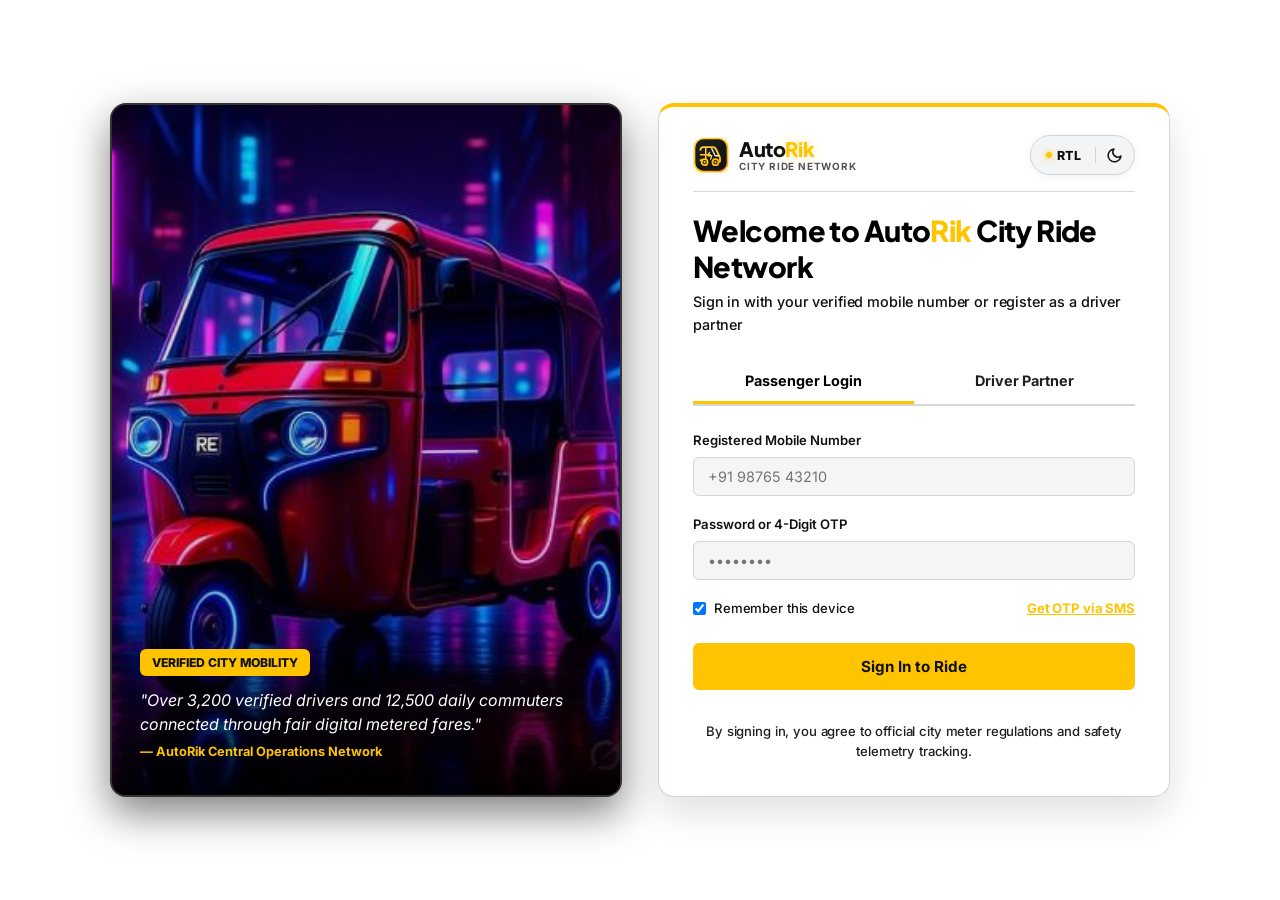
<file: login.html>
<!DOCTYPE html>
<html lang="en">

<head>
  <meta charset="UTF-8">
  <meta name="viewport" content="width=device-width, initial-scale=1.0">
  <title>Account Login & Driver Partner Sign In — AutoRik</title>
  <meta name="description"
    content="Sign in to your AutoRik commuter account or access the certified driver partner portal.">
  <link rel="icon" type="image/svg+xml" href="assets/images/icons/favicon.svg">
  <link rel="stylesheet" href="assets/css/style.css?v=3.7">
  <link rel="stylesheet" href="assets/css/responsive.css?v=3.7">
</head>

<body class="auth-page-body">

  <!-- Site Loader -->
  <div class="site-loader" id="siteLoader" aria-label="Loading page">
    <div class="loader-logo-ring">
      <div class="loader-spin-ring"></div>
      <img src="assets/images/icons/logo.svg" alt="AutoRik Logo" class="loader-logo-img" width="56" height="56">
    </div>
    <div class="loader-text-group">
      <span class="loader-brand-title">AUTORIK</span>
      <span class="loader-status">Securing connection...</span>
    </div>
    <div class="loader-progress-track">
      <div class="loader-progress-bar"></div>
    </div>
  </div>

  <!-- Login Page Main Body (Dedicated Standalone Auth View, Perfectly Even Alignment) -->
  <main class="login-page-section">
    <div class="container">
      <div class="login-layout-grid">
        <!-- Visual Showcase Column -->
        <div class="login-visual-frame">
          <img src="assets/images/sections/p41.jpg" alt="Vibrant auto rickshaw urban transit visual" width="500"
            height="540" loading="eager">
          <div class="login-visual-overlay">
            <div class="login-visual-badge">Verified City Mobility</div>
            <p class="login-visual-quote">
              "Over 3,200 verified drivers and 12,500 daily commuters connected through fair digital metered fares."
            </p>
            <div class="login-visual-author">&mdash; AutoRik Central Operations Network</div>
          </div>
        </div>

        <!-- Form Card Column -->
        <div class="login-form-card">
          <!-- Card Top Bar: Brand Logo & Title (Left) + RTL & Theme Controls (Right) -->
          <div class="login-card-top-bar">
            <a href="index.html" class="brand-link" aria-label="AutoRik Home">
              <div class="brand-icon-box" aria-hidden="true">
                <img src="assets/images/icons/logo.svg" alt="AutoRik Brand Logo" width="38" height="38">
              </div>
              <div class="brand-text-wrap">
                <div class="brand-title">Auto<span>Rik</span></div>
                <div class="brand-subtitle">City Ride Network</div>
              </div>
            </a>

            <div class="header-action-controls" role="group" aria-label="Display and text direction preferences">
              <button type="button" class="ctrl-btn rtl-toggle-btn" aria-label="Toggle RTL text direction"
                title="Toggle RTL / LTR layout">
                <span class="ctrl-btn-text">LTR</span>
                <span class="ctrl-icon-dot"></span>
              </button>
              <div class="ctrl-divider" aria-hidden="true"></div>
              <button type="button" class="ctrl-btn theme-toggle-btn" aria-label="Toggle dark mode"
                title="Toggle Dark / Light theme">
                <span class="theme-icon-wrap" aria-hidden="true">
                  <svg width="15" height="15" viewBox="0 0 24 24" fill="none" stroke="currentColor" stroke-width="2.2"
                    stroke-linecap="round" stroke-linejoin="round">
                    <path d="M21 12.79A9 9 0 1 1 11.21 3 7 7 0 0 0 21 12.79z"></path>
                  </svg>
                </span>
              </button>
            </div>
          </div>

          <div class="login-card-header">
            <h1 class="login-card-title">Welcome to Auto<span>Rik</span> City Ride Network</h1>
            <p class="login-card-desc">Sign in with your verified mobile number or register as a driver partner</p>
          </div>

          <!-- Tab Switcher -->
          <div class="login-tabs-wrap" role="tablist">
            <button type="button" class="login-tab-btn active" id="btnTabPassenger" role="tab" aria-selected="true">
              Passenger Login
            </button>
            <button type="button" class="login-tab-btn" id="btnTabDriver" role="tab" aria-selected="false">
              Driver Partner
            </button>
          </div>

          <!-- Passenger Login Form -->
          <form class="login-form" id="formPassengerAuth"
            onsubmit="event.preventDefault(); alert('Passenger login successful! Redirecting to transit dashboard...'); window.location.href='index.html';">
            <div class="form-group">
              <label class="form-label" for="passMobile">Registered Mobile Number</label>
              <input type="tel" id="passMobile" class="form-input" placeholder="+91 98765 43210" required>
            </div>

            <div class="form-group">
              <label class="form-label" for="passPass">Password or 4-Digit OTP</label>
              <input type="password" id="passPass" class="form-input" placeholder="••••••••" required>
            </div>

            <div class="auth-checkbox-row">
              <label class="auth-checkbox-label">
                <input type="checkbox" checked>
                <span>Remember this device</span>
              </label>
              <a href="#" class="auth-forgot-link">Get OTP via SMS</a>
            </div>

            <button type="submit" class="btn btn-primary" style="width: 100%; margin-top: 6px;">
              Sign In to Ride
            </button>

            <p class="login-terms-note">
              By signing in, you agree to official city meter regulations and safety telemetry tracking.
            </p>
          </form>

          <!-- Driver Partner Form -->
          <form class="login-form hidden" id="formDriverAuth"
            onsubmit="event.preventDefault(); alert('Driver portal authentication successful! Redirecting to driver dispatch console...'); window.location.href='index.html';">
            <div class="form-group">
              <label class="form-label" for="drvMobile">Driver Registered Mobile</label>
              <input type="tel" id="drvMobile" class="form-input" placeholder="+91 98765 43210" required>
            </div>

            <div class="form-group">
              <label class="form-label" for="drvPlate">Auto Registration Plate</label>
              <input type="text" id="drvPlate" class="form-input" placeholder="TN 01 AB 1234" required>
            </div>

            <div class="form-group">
              <label class="form-label" for="drvPin">Security PIN / OTP</label>
              <input type="password" id="drvPin" class="form-input" placeholder="••••" required>
            </div>

            <div class="auth-checkbox-row">
              <label class="auth-checkbox-label">
                <input type="checkbox" checked>
                <span>Auto-connect GPS stand</span>
              </label>
              <a href="contact.html#driver" class="auth-forgot-link">New Driver? Register</a>
            </div>

            <button type="submit" class="btn btn-primary" style="width: 100%; margin-top: 6px;">
              Sign In to Driver Console
            </button>

            <p class="login-terms-note">
              Certified driver partner portal. Protected with 24/7 central dispatch verification.
            </p>
          </form>
        </div>
      </div>
    </div>
  </main>

  <script src="assets/js/main.js?v=3.7"></script>
</body>

</html>
</file>
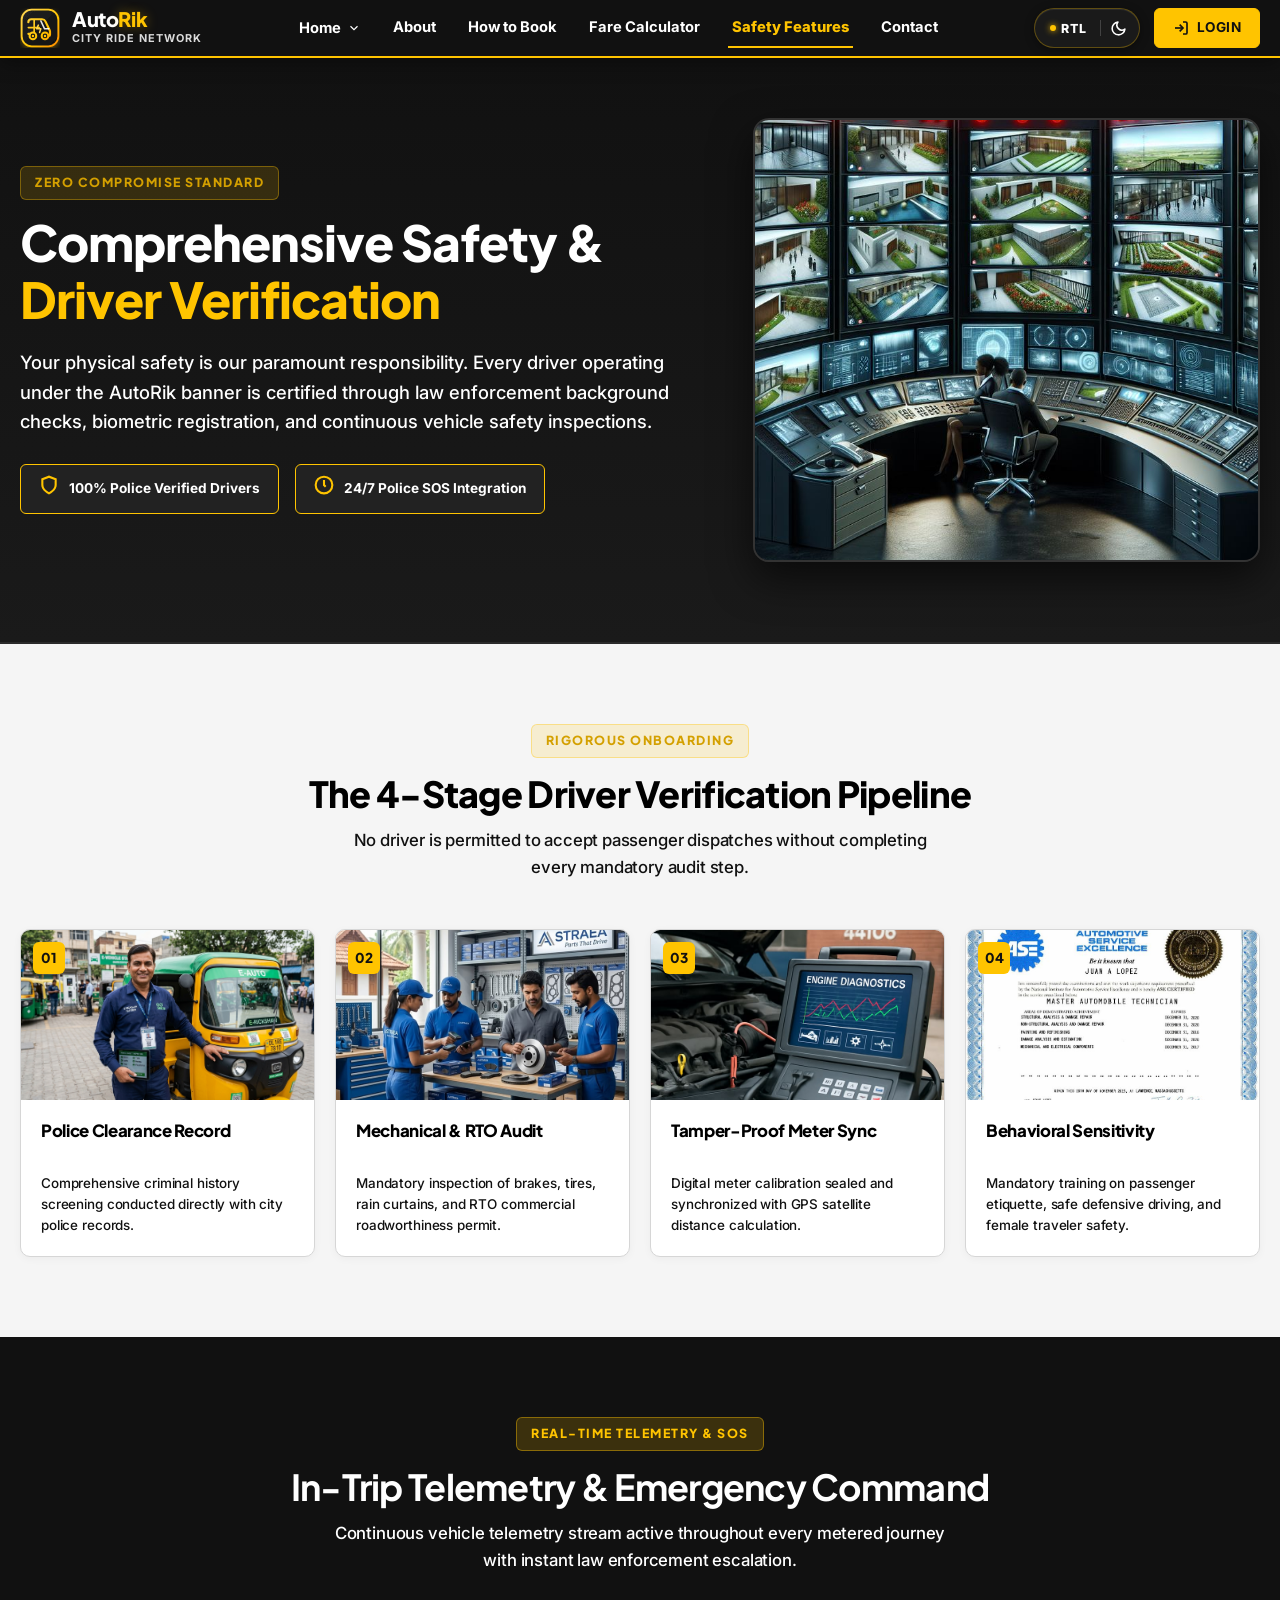
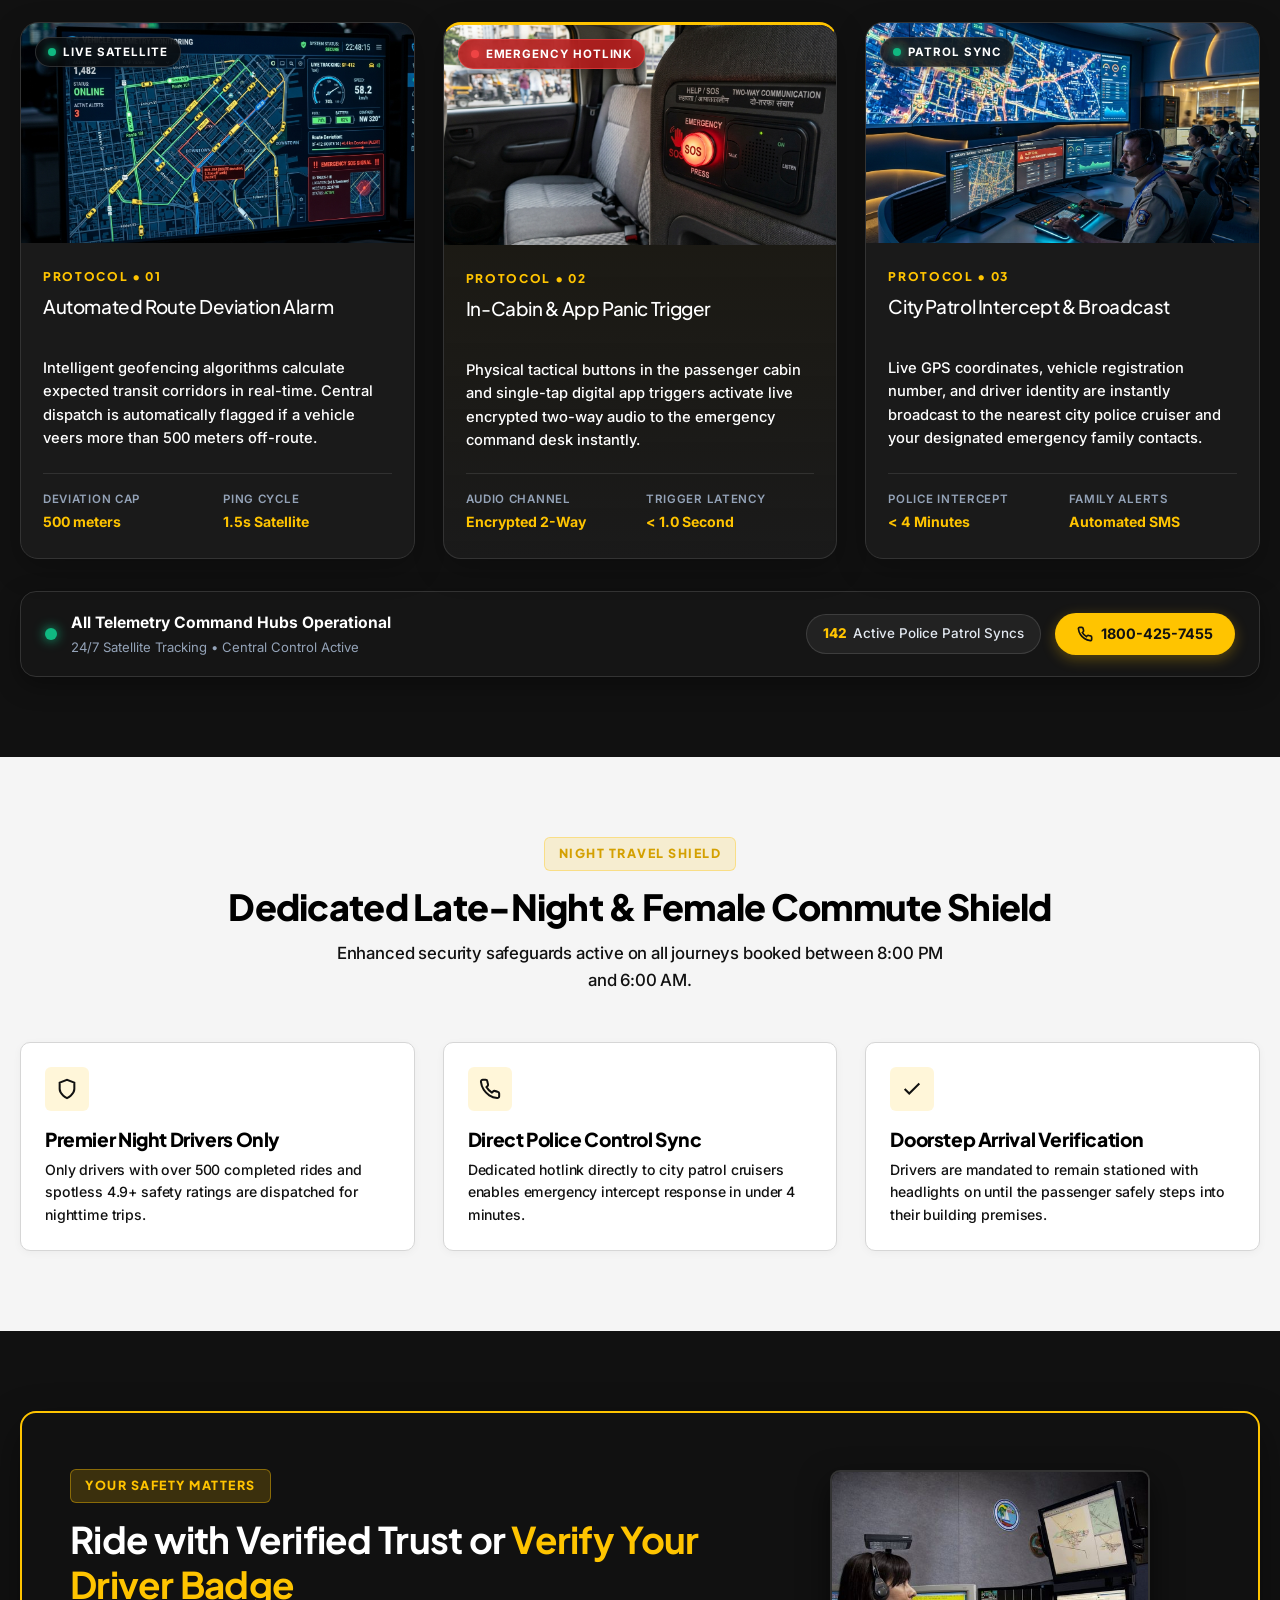
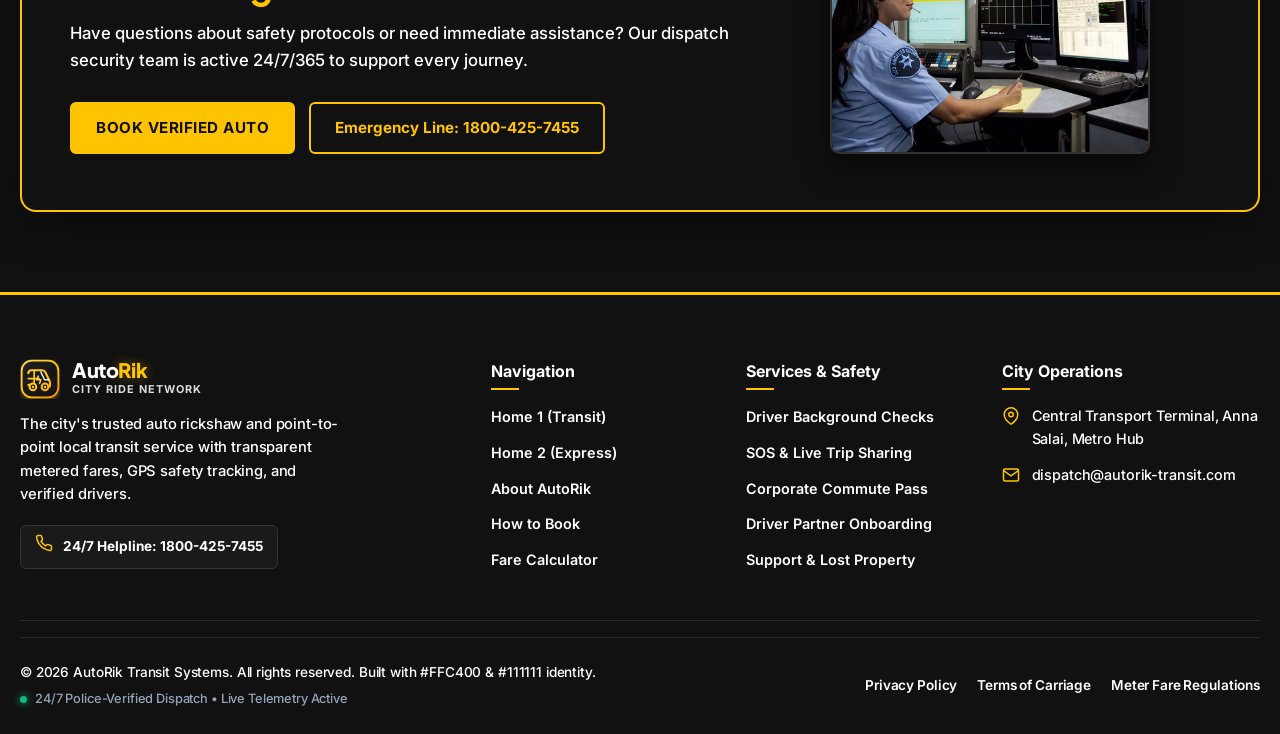
<file: safety.html>
<!DOCTYPE html>
<html lang="en">

<head>
  <meta charset="UTF-8">
  <meta name="viewport" content="width=device-width, initial-scale=1.0">
  <title>Safety Features — Police Verification, GPS Tracking & Night Shield</title>
  <meta name="description"
    content="Explore AutoRik's passenger safety infrastructure: 4-stage driver police verification, real-time GPS telemetry, in-cabin emergency SOS, and dedicated female travel security.">
  <link rel="icon" type="image/svg+xml" href="assets/images/icons/favicon.svg">
  <link rel="apple-touch-icon" href="assets/images/icons/favicon.svg">
  <link rel="stylesheet" href="assets/css/style.css?v=3.7">
  <link rel="stylesheet" href="assets/css/responsive.css?v=3.7">
</head>

<body>

  <!-- Branded Site Loader -->
  <div class="site-loader" id="siteLoader" aria-label="Loading page">
    <div class="loader-content">
      <div class="loader-logo-ring">
        <img src="assets/images/icons/logo.svg" alt="AutoRik" width="54" height="54" class="loader-logo-img">
        <div class="loader-spin-ring"></div>
      </div>
      <div class="loader-title">Auto<span>Rik</span></div>
      <div class="loader-bar-wrap">
        <div class="loader-bar-fill"></div>
      </div>
      <div class="loader-status">Connecting City Fleet...</div>
    </div>
  </div>

  <!-- Fixed Header (Single-Line Compact Header) -->
  <header class="site-header" id="siteHeader">
    <div class="container header-inner">
      <a href="index.html" class="brand-link" aria-label="AutoRik Home">
        <div class="brand-icon-box" aria-hidden="true">
          <img src="assets/images/icons/logo.svg" alt="AutoRik Brand Logo" width="40" height="40">
        </div>
        <div class="brand-text-wrap">
          <div class="brand-title">Auto<span>Rik</span></div>
          <div class="brand-subtitle">City Ride Network</div>
        </div>
      </a>

      <!-- Desktop Navigation (Exactly 6 Primary Items) -->
      <nav class="desktop-nav" aria-label="Main Navigation">
        <ul class="nav-list">
          <li class="nav-item">
            <button type="button" class="nav-link dropdown-toggle" id="homeDropdownToggle" aria-expanded="false"
              aria-haspopup="true">
              Home
              <svg width="14" height="14" viewBox="0 0 24 24" fill="none" stroke="currentColor" stroke-width="2">
                <polyline points="6 9 12 15 18 9"></polyline>
              </svg>
            </button>
            <ul class="dropdown-menu" id="homeDropdownMenu" role="menu">
              <li class="dropdown-item" role="none"><a href="index.html" role="menuitem">Home 1 (Transit Hub)</a></li>
              <li class="dropdown-item" role="none"><a href="home-2.html" role="menuitem">Home 2 (Metro Express)</a>
              </li>
            </ul>
          </li>
          <li class="nav-item"><a href="about.html" class="nav-link">About</a></li>
          <li class="nav-item"><a href="how-to-book.html" class="nav-link">How to Book</a></li>
          <li class="nav-item"><a href="fare-calculator.html" class="nav-link">Fare Calculator</a></li>
          <li class="nav-item"><a href="safety.html" class="nav-link active">Safety Features</a></li>
          <li class="nav-item"><a href="contact.html" class="nav-link">Contact</a></li>
        </ul>
      </nav>

      <!-- Header Utilities & Login Button -->
      <div class="header-actions">
        <div class="header-action-controls">
          <button type="button" class="ctrl-btn rtl-toggle-btn" aria-label="Toggle RTL text direction">
            <span class="ctrl-icon-dot"></span>
            <span class="rtl-text-label">RTL</span>
          </button>
          <div class="ctrl-divider" aria-hidden="true"></div>
          <button type="button" class="ctrl-btn theme-toggle-btn" aria-label="Toggle dark mode">
            <span class="theme-icon-wrap" aria-hidden="true">
              <svg width="17" height="17" viewBox="0 0 24 24" fill="none" stroke="currentColor" stroke-width="2.2" stroke-linecap="round" stroke-linejoin="round">
                <path d="M21 12.79A9 9 0 1 1 11.21 3 7 7 0 0 0 21 12.79z"></path>
              </svg>
            </span>
          </button>
        </div>
        <a href="login.html" class="btn-login" aria-label="Go to Account Login">
          <svg width="16" height="16" viewBox="0 0 24 24" fill="none" stroke="currentColor" stroke-width="2.5">
            <path d="M15 3h4a2 2 0 0 1 2 2v14a2 2 0 0 1-2 2h-4" />
            <polyline points="10 17 15 12 10 7" />
            <line x1="15" y1="12" x2="3" y2="12" />
          </svg>
          <span>Login</span>
        </a>
        <button type="button" class="mobile-toggle-btn" id="mobileToggleBtn" aria-label="Open mobile navigation menu"
          aria-expanded="false">
          <span class="hamburger-icon">
            <svg width="26" height="26" viewBox="0 0 24 24" fill="none" stroke="currentColor" stroke-width="2.2"
              stroke-linecap="round">
              <line x1="3" y1="12" x2="21" y2="12" />
              <line x1="3" y1="6" x2="21" y2="6" />
              <line x1="3" y1="18" x2="21" y2="18" />
            </svg>
          </span>
          <span class="close-icon" aria-hidden="true">
            <svg width="26" height="26" viewBox="0 0 24 24" fill="none" stroke="currentColor" stroke-width="2.4"
              stroke-linecap="round" stroke-linejoin="round">
              <line x1="18" y1="6" x2="6" y2="18" />
              <line x1="6" y1="6" x2="18" y2="18" />
            </svg>
          </span>
        </button>
      </div>
    </div>
  </header>

  <!-- Mobile Drawer Menu -->
  <div class="mobile-drawer-overlay" id="mobileDrawerOverlay" role="dialog" aria-modal="true"
    aria-label="Mobile Navigation">
    <div class="mobile-drawer">


      <ul class="mobile-nav-list">
        <li>
          <button type="button" class="mobile-nav-link mobile-accordion-toggle" id="mobileHomeAccordion"
            aria-expanded="false">
            <span>Home</span>
            <svg width="14" height="14" viewBox="0 0 24 24" fill="none" stroke="currentColor" stroke-width="2">
              <polyline points="6 9 12 15 18 9"></polyline>
            </svg>
          </button>
          <ul class="mobile-accordion-menu" id="mobileHomeSubmenu">
            <li><a href="index.html">Home 1 (Transit Hub)</a></li>
            <li><a href="home-2.html">Home 2 (Metro Express)</a></li>
          </ul>
        </li>
        <li><a href="about.html" class="mobile-nav-link">About</a></li>
        <li><a href="how-to-book.html" class="mobile-nav-link">How to Book</a></li>
        <li><a href="fare-calculator.html" class="mobile-nav-link">Fare Calculator</a></li>
        <li><a href="safety.html" class="mobile-nav-link active">Safety Features</a></li>
        <li><a href="contact.html" class="mobile-nav-link">Contact</a></li>
      </ul>

      <div class="mobile-drawer-footer">
        <a href="login.html" class="btn btn-primary btn-login" style="width:100%; justify-content:center;">
          <svg width="16" height="16" viewBox="0 0 24 24" fill="none" stroke="currentColor" stroke-width="2.5">
            <path d="M15 3h4a2 2 0 0 1 2 2v14a2 2 0 0 1-2 2h-4" />
            <polyline points="10 17 15 12 10 7" />
            <line x1="15" y1="12" x2="3" y2="12" />
          </svg>
          <span>Account Login</span>
        </a>

      </div>
    </div>
  </div>

  <main>
    <!-- =======================================================================
         SAFETY - SECTION 1: HERO SHIELD (Protection Infrastructure)
         ======================================================================= -->
    <section class="safety-hero-wrap" aria-labelledby="safetyHeroHeading">
      <div class="container">
        <div class="safety-hero-grid">
          <div>
            <div class="eyebrow">Zero Compromise Standard</div>
            <h1 class="safety-hero-title" id="safetyHeroHeading">
              Comprehensive Safety & <span>Driver Verification</span>
            </h1>
            <p class="safety-hero-desc">
              Your physical safety is our paramount responsibility. Every driver operating under the AutoRik banner is
              certified through law enforcement background checks, biometric registration, and continuous vehicle safety
              inspections.
            </p>
            <div class="safety-badges-strip">
              <div class="safety-pill-badge">
                <span class="icon">
                  <svg width="20" height="20" viewBox="0 0 24 24" fill="none" stroke="currentColor" stroke-width="2.5">
                    <path d="M12 22s8-4 8-10V5l-8-3-8 3v7c0 6 8 10 8 10z" />
                  </svg>
                </span>
                <span class="text">100% Police Verified Drivers</span>
              </div>
              <div class="safety-pill-badge">
                <span class="icon">
                  <svg width="20" height="20" viewBox="0 0 24 24" fill="none" stroke="currentColor" stroke-width="2.5">
                    <circle cx="12" cy="12" r="10" />
                    <polyline points="12 6 12 12 14 14" />
                  </svg>
                </span>
                <span class="text">24/7 Police SOS Integration</span>
              </div>
            </div>
          </div>

          <div class="safety-hero-frame">
            <img src="assets/images/services/p32.jpg"
              alt="High-tech surveillance and passenger protection infrastructure" width="560" height="440"
              loading="eager">
          </div>
        </div>
      </div>
    </section>

    <!-- =======================================================================
         SAFETY - SECTION 2: 4-STAGE DRIVER VERIFICATION PIPELINE (4 Even Cards)
         ======================================================================= -->
    <section class="section section-light" aria-labelledby="pipelineHeading">
      <div class="container">
        <div class="section-header">
          <div class="eyebrow">Rigorous Onboarding</div>
          <h2 class="section-title" id="pipelineHeading">The 4-Stage Driver Verification Pipeline</h2>
          <p class="section-desc">
            No driver is permitted to accept passenger dispatches without completing every mandatory audit step.
          </p>
        </div>

        <div class="verification-grid">
          <!-- Stage 1 -->
          <div class="verification-card">
            <div class="verification-img-wrap">
              <img src="assets/images/services/p33.jpg" alt="Official legal background check document verification"
                width="300" height="170" loading="lazy">
              <div class="verification-step-badge">01</div>
            </div>
            <div class="verification-body">
              <h3 class="verification-title">Police Clearance Record</h3>
              <p class="verification-desc">Comprehensive criminal history screening conducted directly with city police
                records.</p>
            </div>
          </div>

          <!-- Stage 2 -->
          <div class="verification-card">
            <div class="verification-img-wrap">
              <img src="assets/images/services/p34.jpg" alt="RTO mechanical brake and steering fitness checkup"
                width="300" height="170" loading="lazy">
              <div class="verification-step-badge">02</div>
            </div>
            <div class="verification-body">
              <h3 class="verification-title">Mechanical & RTO Audit</h3>
              <p class="verification-desc">Mandatory inspection of brakes, tires, rain curtains, and RTO commercial
                roadworthiness permit.</p>
            </div>
          </div>

          <!-- Stage 3 -->
          <div class="verification-card">
            <div class="verification-img-wrap">
              <img src="assets/images/services/p35.jpg" alt="Digital meter calibration seal inspection" width="300"
                height="170" loading="lazy">
              <div class="verification-step-badge">03</div>
            </div>
            <div class="verification-body">
              <h3 class="verification-title">Tamper-Proof Meter Sync</h3>
              <p class="verification-desc">Digital meter calibration sealed and synchronized with GPS satellite distance
                calculation.</p>
            </div>
          </div>

          <!-- Stage 4 -->
          <div class="verification-card">
            <div class="verification-img-wrap">
              <img src="assets/images/about/p36.jpg" alt="Certified driver partner holding official badge" width="300"
                height="170" loading="lazy">
              <div class="verification-step-badge">04</div>
            </div>
            <div class="verification-body">
              <h3 class="verification-title">Behavioral Sensitivity</h3>
              <p class="verification-desc">Mandatory training on passenger etiquette, safe defensive driving, and female
                traveler safety.</p>
            </div>
          </div>
        </div>
      </div>
    </section>

    <!-- =======================================================================
         SAFETY - SECTION 3: IN-TRIP TELEMETRY & SOS (3-Column Command Grid + Status Bar)
         ======================================================================= -->
    <section class="section section-dark" aria-labelledby="telemetryHeading">
      <div class="container">
        <div class="section-header">
          <div class="eyebrow">Real-Time Telemetry &amp; SOS</div>
          <h2 class="section-title" id="telemetryHeading">In-Trip Telemetry &amp; Emergency Command</h2>
          <p class="section-desc">
            Continuous vehicle telemetry stream active throughout every metered journey with instant law enforcement
            escalation.
          </p>
        </div>

        <div class="telemetry-command-grid">
          <!-- Card 1: GPS Satellite Telemetry -->
          <div class="telemetry-card">
            <div class="telemetry-card-media">
              <img src="assets/images/services/telemetry-gps-radar.jpg"
                alt="Real-time GPS satellite telemetry mapping interface" width="400" height="230" loading="lazy">
              <span class="telemetry-live-badge">
                <span class="telemetry-pulse-dot"></span> LIVE SATELLITE
              </span>
            </div>
            <div class="telemetry-card-body">
              <div class="telemetry-code">PROTOCOL &bull; 01</div>
              <h3 class="telemetry-card-title">Automated Route Deviation Alarm</h3>
              <p class="telemetry-card-desc">
                Intelligent geofencing algorithms calculate expected transit corridors in real-time. Central dispatch is
                automatically flagged if a vehicle veers more than 500 meters off-route.
              </p>
              <div class="telemetry-metrics-strip">
                <div class="telemetry-metric-item">
                  <span class="metric-lbl">Deviation Cap</span>
                  <span class="metric-val">500 meters</span>
                </div>
                <div class="telemetry-metric-item">
                  <span class="metric-lbl">Ping Cycle</span>
                  <span class="metric-val">1.5s Satellite</span>
                </div>
              </div>
            </div>
          </div>

          <!-- Card 2: In-Cabin SOS Button (Highlight Card) -->
          <div class="telemetry-card telemetry-card-featured">
            <div class="telemetry-card-media">
              <img src="assets/images/services/telemetry-cabin-sos.jpg"
                alt="Passenger cabin illuminated emergency SOS button and two-way speaker" width="400" height="230"
                loading="lazy">
              <span class="telemetry-live-badge telemetry-badge-sos">
                <span class="telemetry-pulse-dot red"></span> EMERGENCY HOTLINK
              </span>
            </div>
            <div class="telemetry-card-body">
              <div class="telemetry-code">PROTOCOL &bull; 02</div>
              <h3 class="telemetry-card-title">In-Cabin &amp; App Panic Trigger</h3>
              <p class="telemetry-card-desc">
                Physical tactical buttons in the passenger cabin and single-tap digital app triggers activate live
                encrypted two-way audio to the emergency command desk instantly.
              </p>
              <div class="telemetry-metrics-strip">
                <div class="telemetry-metric-item">
                  <span class="metric-lbl">Audio Channel</span>
                  <span class="metric-val">Encrypted 2-Way</span>
                </div>
                <div class="telemetry-metric-item">
                  <span class="metric-lbl">Trigger Latency</span>
                  <span class="metric-val">&lt; 1.0 Second</span>
                </div>
              </div>
            </div>
          </div>

          <!-- Card 3: Police Patrol Intercept -->
          <div class="telemetry-card">
            <div class="telemetry-card-media">
              <img src="assets/images/services/telemetry-patrol-intercept.jpg"
                alt="City police and emergency patrol dispatch coordinates broadcast" width="400" height="230"
                loading="lazy">
              <span class="telemetry-live-badge">
                <span class="telemetry-pulse-dot"></span> PATROL SYNC
              </span>
            </div>
            <div class="telemetry-card-body">
              <div class="telemetry-code">PROTOCOL &bull; 03</div>
              <h3 class="telemetry-card-title">City Patrol Intercept &amp; Broadcast</h3>
              <p class="telemetry-card-desc">
                Live GPS coordinates, vehicle registration number, and driver identity are instantly broadcast to the
                nearest city police cruiser and your designated emergency family contacts.
              </p>
              <div class="telemetry-metrics-strip">
                <div class="telemetry-metric-item">
                  <span class="metric-lbl">Police Intercept</span>
                  <span class="metric-val">&lt; 4 Minutes</span>
                </div>
                <div class="telemetry-metric-item">
                  <span class="metric-lbl">Family Alerts</span>
                  <span class="metric-val">Automated SMS</span>
                </div>
              </div>
            </div>
          </div>
        </div>

        <!-- Live Operations Telemetry Status Bar -->
        <div class="telemetry-status-bar">
          <div class="status-indicator-wrap">
            <span class="status-beacon"></span>
            <div>
              <div class="status-primary">All Telemetry Command Hubs Operational</div>
              <div class="status-sub">24/7 Satellite Tracking &bull; Central Control Active</div>
            </div>
          </div>
          <div class="status-actions">
            <div class="status-stats-tag">
              <span class="status-stat-num">142</span> Active Police Patrol Syncs
            </div>
            <a href="tel:18004257455" class="status-hotline-btn">
              <svg width="16" height="16" viewBox="0 0 24 24" fill="none" stroke="currentColor" stroke-width="2.5"
                aria-hidden="true">
                <path
                  d="M22 16.92v3a2 2 0 0 1-2.18 2 19.79 19.79 0 0 1-8.63-3.07 19.5 19.5 0 0 1-6-6 19.79 19.79 0 0 1-3.07-8.67A2 2 0 0 1 4.11 2h3a2 2 0 0 1 2 1.72 12.84 12.84 0 0 0 .7 2.81 2 2 0 0 1-.45 2.11L8.09 9.91a16 16 0 0 0 6 6l1.27-1.27a2 2 0 0 1 2.11-.45 12.84 12.84 0 0 0 2.81.7A2 2 0 0 1 22 16.92z" />
              </svg>
              1800-425-7455
            </a>
          </div>
        </div>
      </div>
    </section>

    <!-- =======================================================================
         SAFETY - SECTION 4: FEMALE & NIGHT TRAVEL (3 Even Cards)
         ======================================================================= -->
    <section class="section section-light" aria-labelledby="nightSafeHeading">
      <div class="container">
        <div class="section-header">
          <div class="eyebrow">Night Travel Shield</div>
          <h2 class="section-title" id="nightSafeHeading">Dedicated Late-Night & Female Commute Shield</h2>
          <p class="section-desc">
            Enhanced security safeguards active on all journeys booked between 8:00 PM and 6:00 AM.
          </p>
        </div>

        <div class="night-safety-grid">
          <div class="night-safety-card">
            <div class="night-safety-icon">
              <svg width="22" height="22" viewBox="0 0 24 24" fill="none" stroke="currentColor" stroke-width="2.2">
                <path d="M12 22s8-4 8-10V5l-8-3-8 3v7c0 6 8 10 8 10z" />
              </svg>
            </div>
            <h3 class="night-safety-title">Premier Night Drivers Only</h3>
            <p class="night-safety-desc">Only drivers with over 500 completed rides and spotless 4.9+ safety ratings are
              dispatched for nighttime trips.</p>
          </div>

          <div class="night-safety-card">
            <div class="night-safety-icon">
              <svg width="22" height="22" viewBox="0 0 24 24" fill="none" stroke="currentColor" stroke-width="2.2">
                <path
                  d="M22 16.92v3a2 2 0 0 1-2.18 2 19.79 19.79 0 0 1-8.63-3.07 19.5 19.5 0 0 1-6-6 19.79 19.79 0 0 1-3.07-8.67A2 2 0 0 1 4.11 2h3a2 2 0 0 1 2 1.72 12.84 12.84 0 0 0 .7 2.81 2 2 0 0 1-.45 2.11L8.09 9.91a16 16 0 0 0 6 6l1.27-1.27a2 2 0 0 1 2.11-.45 12.84 12.84 0 0 0 2.81.7A2 2 0 0 1 22 16.92z" />
              </svg>
            </div>
            <h3 class="night-safety-title">Direct Police Control Sync</h3>
            <p class="night-safety-desc">Dedicated hotlink directly to city patrol cruisers enables emergency intercept
              response in under 4 minutes.</p>
          </div>

          <div class="night-safety-card">
            <div class="night-safety-icon">
              <svg width="22" height="22" viewBox="0 0 24 24" fill="none" stroke="currentColor" stroke-width="2.2">
                <polyline points="20 6 9 17 4 12" />
              </svg>
            </div>
            <h3 class="night-safety-title">Doorstep Arrival Verification</h3>
            <p class="night-safety-desc">Drivers are mandated to remain stationed with headlights on until the passenger
              safely steps into their building premises.</p>
          </div>
        </div>
      </div>
    </section>

    <!-- =======================================================================
         SAFETY - SECTION 5: EMERGENCY DISPATCH CTA (Mandatory CTA Section)
         ======================================================================= -->
    <section class="section section-dark" aria-labelledby="safeCtaHeading">
      <div class="container">
        <div class="safety-cta-card">
          <div class="safety-cta-grid">
            <div>
              <div class="eyebrow"
                style="background-color:rgba(255, 196, 0, 0.2); color:var(--primary-yellow); border-color:rgba(255, 196, 0, 0.4);">
                Your Safety Matters
              </div>
              <h2 class="safety-cta-title" id="safeCtaHeading">
                Ride with Verified Trust or <span>Verify Your Driver Badge</span>
              </h2>
              <p class="safety-cta-desc">
                Have questions about safety protocols or need immediate assistance? Our dispatch security team is active
                24/7/365 to support every journey.
              </p>
              <div style="display:flex; gap:14px; flex-wrap:wrap;">
                <button type="button" class="btn btn-primary btn-login">
                  Book Verified Auto
                </button>
                <a href="tel:18004257455" class="btn btn-outline-yellow">
                  Emergency Line: 1800-425-7455
                </a>
              </div>
            </div>

            <div>
              <div class="safety-cta-frame">
                <img src="assets/images/services/p37.jpg" alt="Dedicated professional safety dispatch officer"
                  width="320" height="280" loading="lazy">
              </div>
            </div>
          </div>
        </div>
      </div>
    </section>
  </main>

  <!-- Shared Footer -->
  <footer class="site-footer" id="footer">
    <div class="container">
      <div class="footer-top">
        <div>
          <a href="index.html" class="brand-link">
            <div class="brand-icon-box">
              <img src="assets/images/icons/logo.svg" alt="AutoRik Brand Logo" width="40" height="40">
            </div>
            <div class="brand-text-wrap">
              <div class="brand-title">Auto<span>Rik</span></div>
              <div class="brand-subtitle">City Ride Network</div>
            </div>
          </a>
          <p class="footer-brand-desc">
            The city's trusted auto rickshaw and point-to-point local transit service with transparent metered fares,
            GPS safety tracking, and verified drivers.
          </p>
          <div class="footer-emergency-badge">
            <div class="badge-icon">
              <svg width="18" height="18" viewBox="0 0 24 24" fill="none" stroke="currentColor" stroke-width="2">
                <path
                  d="M22 16.92v3a2 2 0 0 1-2.18 2 19.79 19.79 0 0 1-8.63-3.07 19.5 19.5 0 0 1-6-6 19.79 19.79 0 0 1-3.07-8.67A2 2 0 0 1 4.11 2h3a2 2 0 0 1 2 1.72 12.84 12.84 0 0 0 .7 2.81 2 2 0 0 1-.45 2.11L8.09 9.91a16 16 0 0 0 6 6l1.27-1.27a2 2 0 0 1 2.11-.45 12.84 12.84 0 0 0 2.81.7A2 2 0 0 1 22 16.92z">
                </path>
              </svg>
            </div>
            <div class="badge-text">24/7 Helpline: 1800-425-7455</div>
          </div>
        </div>

        <div>
          <div class="footer-title">Navigation</div>
          <ul class="footer-links">
            <li><a href="index.html">Home 1 (Transit)</a></li>
            <li><a href="home-2.html">Home 2 (Express)</a></li>
            <li><a href="about.html">About AutoRik</a></li>
            <li><a href="how-to-book.html">How to Book</a></li>
            <li><a href="fare-calculator.html">Fare Calculator</a></li>
          </ul>
        </div>

        <div>
          <div class="footer-title">Services & Safety</div>
          <ul class="footer-links">
            <li><a href="safety.html">Driver Background Checks</a></li>
            <li><a href="safety.html#sos">SOS & Live Trip Sharing</a></li>
            <li><a href="how-to-book.html#corporate">Corporate Commute Pass</a></li>
            <li><a href="contact.html#driver">Driver Partner Onboarding</a></li>
            <li><a href="contact.html">Support & Lost Property</a></li>
          </ul>
        </div>

        <div>
          <div class="footer-title">City Operations</div>
          <div class="footer-contact-item">
            <svg width="18" height="18" viewBox="0 0 24 24" fill="none" stroke="currentColor" stroke-width="2">
              <path d="M21 10c0 7-9 13-9 13s-9-6-9-13a9 9 0 0 1 18 0z"></path>
              <circle cx="12" cy="10" r="3"></circle>
            </svg>
            <span>Central Transport Terminal, Anna Salai, Metro Hub</span>
          </div>
          <div class="footer-contact-item">
            <svg width="18" height="18" viewBox="0 0 24 24" fill="none" stroke="currentColor" stroke-width="2">
              <path d="M4 4h16c1.1 0 2 .9 2 2v12c0 1.1-.9 2-2 2H4c-1.1 0-2-.9-2-2V6c0-1.1.9-2 2-2z"></path>
              <polyline points="22,6 12,13 2,6"></polyline>
            </svg>
            <span>dispatch@autorik-transit.com</span>
          </div>
        </div>
      </div>

      <div class="footer-bottom">
        <div class="footer-bottom-copy">
          <div>&copy; 2026 AutoRik Transit Systems. All rights reserved. Built with #FFC400 &amp; #111111 identity.</div>
          <div class="footer-live-status">
            <span class="status-pulse-dot"></span>
            <span>24/7 Police-Verified Dispatch &bull; Live Telemetry Active</span>
          </div>
        </div>
        <div class="footer-bottom-links">
          <a href="#">Privacy Policy</a>
          <a href="#">Terms of Carriage</a>
          <a href="#">Meter Fare Regulations</a>
        </div>
      </div>
    </div>
  </footer>

  <!-- Scroll to Top Button -->
  <button type="button" class="scroll-to-top" id="scrollTopBtn" aria-label="Scroll to top of page">
    <svg width="20" height="20" viewBox="0 0 24 24" fill="none" stroke="currentColor" stroke-width="2.5"
      stroke-linecap="round" stroke-linejoin="round">
      <line x1="12" y1="19" x2="12" y2="5" />
      <polyline points="5 12 12 5 19 12" />
    </svg>
  </button>

  <script src="assets/js/main.js?v=3.7"></script>
</body>

</html>
</file>
<file: assets/css/style.css>
/* ==========================================================================
   LOCAL TRANSPORT BOOKING - CORE STYLESHEET
   Theme: Bold Black & Yellow (#111111 / #FFC400 / #FFFFFF / #2A2A2A / #F5F5F5)
   ========================================================================== */

@import url('https://fonts.googleapis.com/css2?family=Inter:wght@300;400;500;600;700&family=Plus+Jakarta+Sans:wght@500;600;700;800&display=swap');

:root {
  --primary-yellow: #FFC400;
  --primary-yellow-hover: #E5B000;
  --primary-yellow-light: #FFF8E1;
  --dark-black: #111111;
  --dark-gray: #2A2A2A;
  --light-gray: #F5F5F5;
  --border-gray: #DEDEDE;
  --text-muted: #1F1F1F; /* High-contrast bright, crisp readable dark */
  --white: #FFFFFF;
  --pure-black: #000000;
  
  --bg-primary: #FFFFFF;
  --bg-secondary: #F5F5F5;
  --bg-card: #FFFFFF;
  --text-primary: #000000; /* Pure deep black for highest clarity */
  --text-secondary: #111111; /* Bright, crystal clear text (never washed out) */
  --border-color: #D6D6D6;
  
  --header-height: 58px;
  --transition-smooth: all 0.25s cubic-bezier(0.16, 1, 0.3, 1);
  --shadow-sm: 0 2px 8px rgba(0, 0, 0, 0.04);
  --shadow-md: 0 8px 24px rgba(0, 0, 0, 0.08);
  --shadow-lg: 0 16px 36px rgba(0, 0, 0, 0.12);
  --radius-sm: 6px;
  --radius-md: 10px;
  --radius-lg: 16px;
  --font-heading: 'Plus Jakarta Sans', sans-serif;
  --font-body: 'Inter', sans-serif;
}

[data-theme="dark"] {
  --bg-primary: #000000;
  --bg-secondary: #0D0D0D;
  --bg-card: #141414;
  --text-primary: #FFFFFF; /* Pure 100% bright white */
  --text-secondary: #FFFFFF; /* Bright 100% white for soft text */
  --border-color: #2E2E2E;
  --light-gray: #161616;
  --dark-gray: #1E1E1E;
  --text-muted: #F8F8F8; /* Bright white for all muted text */
  --shadow-sm: 0 2px 10px rgba(0, 0, 0, 0.8);
  --shadow-md: 0 8px 24px rgba(0, 0, 0, 0.85);
  --shadow-lg: 0 16px 36px rgba(0, 0, 0, 0.95);
}

/* Base Reset */
*, *::before, *::after {
  box-sizing: border-box;
  margin: 0;
  padding: 0;
}

html {
  font-size: 16px;
  scroll-behavior: smooth;
}

body {
  font-family: var(--font-body);
  background-color: var(--bg-primary);
  color: var(--text-primary);
  line-height: 1.6;
  padding-top: var(--header-height);
  transition: background-color 0.3s ease, color 0.3s ease;
  overflow-x: hidden;
}

h1, h2, h3, h4, h5, h6 {
  font-family: var(--font-heading);
  color: var(--text-primary);
  line-height: 1.25;
  font-weight: 700;
  letter-spacing: -0.02em;
}

a {
  color: inherit;
  text-decoration: none;
  transition: var(--transition-smooth);
}

img {
  max-width: 100%;
  height: auto;
  display: block;
}

button, input, select, textarea {
  font-family: inherit;
  font-size: inherit;
}

/* Container */
.container {
  width: 100%;
  max-width: 1280px;
  margin-left: auto;
  margin-right: auto;
  padding-left: 20px;
  padding-right: 20px;
}

/* ==========================================================================
   LOADER (Branded Luxury Presentation with Logo & Pulse Glow)
   ========================================================================== */
.site-loader {
  position: fixed;
  inset: 0;
  background: radial-gradient(circle at center, #1E1E1E 0%, #0A0A0A 100%);
  z-index: 99999;
  display: flex;
  align-items: center;
  justify-content: center;
  transition: opacity 0.45s ease, visibility 0.45s ease;
}

.site-loader.hidden {
  opacity: 0;
  visibility: hidden;
  pointer-events: none;
}

.loader-content {
  display: flex;
  flex-direction: column;
  align-items: center;
  justify-content: center;
  gap: 14px;
  text-align: center;
}

.loader-logo-ring {
  position: relative;
  width: 84px;
  height: 84px;
  display: flex;
  align-items: center;
  justify-content: center;
}

.loader-logo-img {
  width: 54px;
  height: 54px;
  z-index: 2;
  filter: drop-shadow(0 0 16px rgba(255, 196, 0, 0.5));
  animation: loaderLogoPulse 2s ease-in-out infinite;
}

.loader-spin-ring {
  position: absolute;
  inset: 0;
  border-radius: 50%;
  border: 3px solid rgba(255, 196, 0, 0.15);
  border-top-color: var(--primary-yellow);
  border-right-color: #FF9800;
  animation: loaderSpin 1s linear infinite;
  box-shadow: 0 0 16px rgba(255, 196, 0, 0.25);
}

.loader-title {
  font-family: var(--font-heading);
  font-size: 1.35rem;
  font-weight: 900;
  color: #FFFFFF;
  letter-spacing: -0.01em;
}

.loader-title span {
  color: var(--primary-yellow);
}

.loader-bar-wrap {
  width: 140px;
  height: 4px;
  background-color: rgba(255, 255, 255, 0.1);
  border-radius: 999px;
  overflow: hidden;
  position: relative;
}

.loader-bar-fill {
  position: absolute;
  top: 0;
  left: 0;
  bottom: 0;
  background: linear-gradient(90deg, #FFC400, #FF9100, #FFD54F);
  border-radius: 999px;
  width: 45%;
  animation: loaderProgress 1.4s ease-in-out infinite;
}

.loader-status {
  font-size: 0.76rem;
  color: #AAAAAA;
  letter-spacing: 1.5px;
  text-transform: uppercase;
  font-weight: 600;
}

@keyframes loaderSpin {
  to { transform: rotate(360deg); }
}

@keyframes loaderLogoPulse {
  0%, 100% { transform: scale(1); }
  50% { transform: scale(1.08); filter: drop-shadow(0 0 22px rgba(255, 196, 0, 0.7)); }
}

@keyframes loaderProgress {
  0% { left: -45%; width: 45%; }
  50% { left: 35%; width: 60%; }
  100% { left: 100%; width: 45%; }
}

/* ==========================================================================
   FIXED HEADER (Compact, Single-Line, Solid/Sticky)
   ========================================================================== */
.site-header {
  position: fixed !important;
  top: 0 !important;
  left: 0 !important;
  right: 0 !important;
  width: 100% !important;
  height: var(--header-height) !important;
  background-color: var(--dark-black) !important;
  border-bottom: 2px solid var(--primary-yellow) !important;
  z-index: 9999 !important;
  display: flex !important;
  align-items: center !important;
  box-shadow: 0 4px 20px rgba(0, 0, 0, 0.4) !important;
  transition: var(--transition-smooth);
  -webkit-transform: translateZ(0);
  transform: translateZ(0);
}

.header-inner {
  display: flex;
  align-items: center;
  justify-content: space-between;
  width: 100%;
}

/* Brand Logo */
.brand-link {
  display: flex;
  align-items: center;
  gap: 12px;
  text-decoration: none;
  flex-shrink: 0;
}

.brand-icon-box {
  width: 40px;
  height: 40px;
  border-radius: 12px;
  display: flex;
  align-items: center;
  justify-content: center;
  background: transparent;
  flex-shrink: 0;
  transition: transform 0.25s ease, filter 0.25s ease;
}

.brand-icon-box img,
.brand-icon-box svg {
  width: 100%;
  height: 100%;
  object-fit: contain;
  display: block;
}

.brand-link:hover .brand-icon-box {
  transform: translateY(-1px) scale(1.06);
  filter: drop-shadow(0 0 10px rgba(255, 196, 0, 0.45));
}

.brand-text-wrap {
  display: flex;
  flex-direction: column;
}

.brand-title {
  font-family: var(--font-heading);
  font-size: 1.25rem;
  font-weight: 900;
  color: var(--white);
  line-height: 1.1;
  letter-spacing: -0.02em;
}

.brand-title span {
  color: var(--primary-yellow);
  text-shadow: 0 0 12px rgba(255, 196, 0, 0.4);
}

.brand-subtitle {
  font-size: 0.68rem;
  color: rgba(255, 255, 255, 0.85);
  letter-spacing: 1px;
  text-transform: uppercase;
  font-weight: 700;
}

/* Navigation - Single Line */
.desktop-nav {
  display: flex;
  align-items: center;
}

.nav-list {
  display: flex;
  align-items: center;
  list-style: none;
  gap: 24px;
}

.nav-item {
  position: relative;
}

.nav-link {
  font-size: 0.92rem;
  font-weight: 700;
  color: #FFFFFF;
  padding: 8px 4px;
  display: inline-flex;
  align-items: center;
  gap: 6px;
  position: relative;
  transition: var(--transition-smooth);
  background: transparent;
  border: none;
  cursor: pointer;
}

.nav-link:hover,
.nav-link.active {
  color: var(--primary-yellow) !important;
}

.nav-link.active {
  font-weight: 800;
}

.nav-link::after {
  content: '';
  position: absolute;
  bottom: 0;
  left: 0;
  width: 0%;
  height: 2px;
  background-color: var(--primary-yellow);
  transition: width 0.25s ease;
}

.nav-link:hover::after,
.nav-link.active::after {
  width: 100%;
}

/* Home Dropdown (Click Only) */
.dropdown-toggle svg {
  transition: transform 0.25s ease;
}

.dropdown-toggle.open svg {
  transform: rotate(180deg);
}

.dropdown-menu {
  position: absolute;
  top: calc(100% + 14px);
  left: 0;
  min-width: 230px;
  width: max-content;
  background-color: var(--dark-black);
  border: 1px solid var(--dark-gray);
  border-top: 2px solid var(--primary-yellow);
  border-radius: var(--radius-sm);
  padding: 8px 0;
  box-shadow: 0 10px 30px rgba(0, 0, 0, 0.4);
  list-style: none;
  opacity: 0;
  visibility: hidden;
  transform: translateY(8px);
  transition: all 0.2s cubic-bezier(0.16, 1, 0.3, 1);
  z-index: 100;
}

.dropdown-menu.active {
  opacity: 1;
  visibility: visible;
  transform: translateY(0);
}

.dropdown-item a {
  display: flex;
  align-items: center;
  justify-content: space-between;
  padding: 10px 18px;
  font-size: 0.88rem;
  font-weight: 700;
  color: #FFFFFF;
  white-space: nowrap;
}

.dropdown-item a:hover,
.dropdown-item a.active {
  color: var(--primary-yellow);
  background-color: rgba(255, 196, 0, 0.08);
}

/* Header Utilities & Perfect Action Controls (RTL & Dark Mode) */
.header-actions {
  display: flex;
  align-items: center;
  gap: 14px;
}

.header-action-controls {
  display: inline-flex;
  align-items: center;
  background: rgba(28, 28, 28, 0.88);
  border: 1px solid rgba(255, 196, 0, 0.3);
  border-radius: 999px;
  padding: 3px 4px;
  gap: 2px;
  box-shadow: 0 2px 10px rgba(0, 0, 0, 0.4), inset 0 1px 0 rgba(255, 255, 255, 0.08);
  backdrop-filter: blur(8px);
  transition: all 0.25s ease;
}

.header-action-controls:hover {
  border-color: rgba(255, 196, 0, 0.6);
  box-shadow: 0 4px 16px rgba(0, 0, 0, 0.5), 0 0 14px rgba(255, 196, 0, 0.2);
}

.ctrl-btn {
  background: transparent;
  border: none;
  cursor: pointer;
  color: #FFFFFF;
  display: inline-flex;
  align-items: center;
  justify-content: center;
  height: 32px;
  border-radius: 999px;
  transition: all 0.2s cubic-bezier(0.16, 1, 0.3, 1);
  font-family: var(--font-body);
}

.ctrl-btn:hover {
  color: var(--primary-yellow);
  background-color: rgba(255, 196, 0, 0.12);
}

.ctrl-btn:active {
  transform: scale(0.92);
}

/* RTL Button */
.rtl-toggle-btn {
  padding: 0 11px;
  font-size: 0.78rem;
  font-weight: 800;
  letter-spacing: 0.8px;
  gap: 5px;
}

.ctrl-icon-dot {
  width: 6px;
  height: 6px;
  border-radius: 50%;
  background-color: var(--primary-yellow);
  box-shadow: 0 0 6px var(--primary-yellow);
  display: inline-block;
  transition: background-color 0.2s ease;
}

.ctrl-icon-dot.active {
  background-color: #10B981;
  box-shadow: 0 0 6px #10B981;
}

/* Divider between RTL and Theme */
.ctrl-divider {
  width: 1px;
  height: 16px;
  background: rgba(255, 255, 255, 0.18);
}

/* Theme Toggle Button */
.theme-toggle-btn {
  width: 32px;
  padding: 0;
}

.theme-icon-wrap {
  display: flex;
  align-items: center;
  justify-content: center;
  transition: transform 0.4s cubic-bezier(0.34, 1.56, 0.64, 1);
}

.theme-toggle-btn:hover .theme-icon-wrap {
  transform: rotate(25deg) scale(1.1);
  color: var(--primary-yellow);
}

/* Backwards compatibility for standalone icon-btn */
.icon-btn {
  background: rgba(28, 28, 28, 0.88);
  color: var(--white);
  border: 1px solid rgba(255, 196, 0, 0.3);
  width: 36px;
  height: 36px;
  border-radius: 999px;
  display: inline-flex;
  align-items: center;
  justify-content: center;
  cursor: pointer;
  transition: var(--transition-smooth);
}

.icon-btn:hover {
  background-color: rgba(255, 196, 0, 0.15);
  color: var(--primary-yellow);
  border-color: var(--primary-yellow);
  box-shadow: 0 0 10px rgba(255, 196, 0, 0.25);
}

.btn-login {
  background-color: var(--primary-yellow);
  color: var(--dark-black);
  font-weight: 700;
  font-size: 0.85rem;
  padding: 8px 18px;
  border-radius: var(--radius-sm);
  border: 1px solid var(--primary-yellow);
  display: inline-flex;
  align-items: center;
  gap: 8px;
  cursor: pointer;
  transition: var(--transition-smooth);
  text-transform: uppercase;
  letter-spacing: 0.5px;
  text-decoration: none;
}

.btn-login:hover {
  background-color: var(--primary-yellow-hover);
  border-color: var(--primary-yellow-hover);
  transform: translateY(-1px);
  box-shadow: 0 4px 12px rgba(255, 196, 0, 0.35);
}

/* Mobile Hamburger & Into-Mark (X) Toggle */
.mobile-toggle-btn {
  display: none;
  background: transparent;
  border: none;
  color: var(--white);
  cursor: pointer;
  padding: 6px;
  border-radius: var(--radius-sm);
  transition: var(--transition-smooth);
}

.mobile-toggle-btn:hover {
  color: var(--primary-yellow);
}

.mobile-toggle-btn.is-active {
  color: var(--primary-yellow);
}

.mobile-toggle-btn .hamburger-icon {
  display: flex;
  align-items: center;
  justify-content: center;
}

.mobile-toggle-btn .close-icon {
  display: none;
  align-items: center;
  justify-content: center;
}

.mobile-toggle-btn.is-active .hamburger-icon {
  display: none !important;
}

.mobile-toggle-btn.is-active .close-icon {
  display: flex !important;
  color: var(--primary-yellow) !important;
}

/* ==========================================================================
   MOBILE MENU DRAWER
   ========================================================================== */
.mobile-drawer-overlay {
  position: fixed;
  inset: 0;
  background-color: rgba(0, 0, 0, 0.7);
  backdrop-filter: blur(4px);
  z-index: 9990;
  opacity: 0;
  visibility: hidden;
  transition: var(--transition-smooth);
}

.mobile-drawer-overlay.open {
  opacity: 1;
  visibility: visible;
}

/* On Desktop screens (> 1150px), strictly hide and disable mobile drawer */
@media (min-width: 1151px) {
  .mobile-drawer-overlay,
  .mobile-drawer,
  .mobile-drawer-overlay.open {
    display: none !important;
    visibility: hidden !important;
    opacity: 0 !important;
    pointer-events: none !important;
  }
}

.mobile-drawer {
  position: fixed;
  top: var(--header-height, 54px);
  right: 0;
  bottom: 0;
  height: calc(100vh - var(--header-height, 54px));
  height: calc(100dvh - var(--header-height, 54px));
  width: 320px;
  max-width: 85vw;
  background-color: var(--dark-black);
  border-left: 2px solid var(--primary-yellow);
  z-index: 9995;
  display: flex;
  flex-direction: column;
  padding: 20px 24px;
  transform: translateX(100%);
  transition: transform 0.3s cubic-bezier(0.16, 1, 0.3, 1);
  overflow-y: auto;
}

.mobile-drawer-overlay.open .mobile-drawer {
  transform: translateX(0);
}

.mobile-drawer-header {
  display: flex !important;
  align-items: center;
  justify-content: space-between;
  padding-bottom: 16px;
  margin-bottom: 12px;
  border-bottom: 1px solid rgba(255, 255, 255, 0.12);
}

.mobile-brand {
  display: flex;
  align-items: center;
  gap: 10px;
}

.mobile-brand .brand-title {
  color: #FFFFFF !important;
  font-size: 1.15rem !important;
  font-weight: 900 !important;
  line-height: 1.1;
}

.mobile-brand .brand-title span {
  color: var(--primary-yellow) !important;
}

.mobile-brand .brand-subtitle,
.mobile-drawer .brand-subtitle {
  color: rgba(255, 255, 255, 0.85) !important;
  font-size: 0.60rem !important;
  letter-spacing: 0.8px !important;
  text-transform: uppercase !important;
  font-weight: 700 !important;
  display: block !important;
  line-height: 1.1 !important;
  margin-top: 2px !important;
}

.mobile-close-btn {
  background: rgba(255, 255, 255, 0.08);
  border: 1px solid rgba(255, 255, 255, 0.15);
  color: var(--white);
  cursor: pointer;
  width: 34px;
  height: 34px;
  border-radius: 8px;
  display: flex;
  align-items: center;
  justify-content: center;
  transition: var(--transition-fast);
}

.mobile-close-btn:hover {
  background-color: var(--primary-yellow);
  color: #111111;
  border-color: var(--primary-yellow);
}

.mobile-nav-list {
  list-style: none;
  margin-top: 8px;
  display: flex;
  flex-direction: column;
  gap: 8px;
}

.mobile-nav-link {
  display: flex;
  align-items: center;
  justify-content: space-between;
  width: 100%;
  padding: 12px 14px;
  font-size: 1rem;
  font-weight: 700;
  color: #FFFFFF;
  border-radius: var(--radius-sm);
  background: transparent;
  border: none;
  text-align: left;
  transition: var(--transition-smooth);
}

.mobile-nav-link:hover,
.mobile-nav-link.active {
  color: var(--dark-black) !important;
  background-color: var(--primary-yellow) !important;
  font-weight: 800;
}

/* Mobile Accordion */
.mobile-accordion-toggle {
  cursor: pointer;
}

.mobile-accordion-toggle svg {
  transition: transform 0.25s ease;
}

.mobile-accordion-toggle[aria-expanded="true"] svg {
  transform: rotate(180deg);
}

.mobile-accordion-menu {
  display: none;
  list-style: none;
  padding-left: 16px;
  margin-top: 4px;
  margin-bottom: 6px;
  border-left: 2px solid var(--primary-yellow);
}

.mobile-accordion-menu.open {
  display: block;
}

.mobile-accordion-menu a {
  display: flex;
  align-items: center;
  justify-content: space-between;
  padding: 10px 14px;
  color: #FFFFFF;
  font-size: 0.92rem;
  font-weight: 600;
  white-space: nowrap;
  border-radius: var(--radius-sm);
  transition: var(--transition-smooth);
}

.mobile-accordion-menu a:hover {
  color: var(--primary-yellow) !important;
  background-color: rgba(255, 196, 0, 0.08);
}

.mobile-accordion-menu a.active {
  color: var(--primary-yellow) !important;
  background-color: rgba(255, 196, 0, 0.15) !important;
  font-weight: 800 !important;
  border-left: 3px solid var(--primary-yellow);
}

/* Mobile Controls Footer */
.mobile-drawer-footer {
  margin-top: auto;
  padding-top: 24px;
  border-top: 1px solid var(--dark-gray);
  display: flex;
  flex-direction: column;
  gap: 16px;
}

.mobile-drawer-footer .btn-login {
  background-color: var(--primary-yellow) !important;
  color: #111111 !important;
  font-weight: 800 !important;
  font-size: 0.95rem !important;
  padding: 12px 20px !important;
  border-radius: var(--radius-sm) !important;
  display: flex !important;
  align-items: center !important;
  justify-content: center !important;
  gap: 10px !important;
  text-decoration: none !important;
  border: 1px solid var(--primary-yellow) !important;
  width: 100% !important;
}

.mobile-drawer-footer .btn-login span {
  display: inline-block !important;
  color: #111111 !important;
  font-weight: 800 !important;
  font-size: 0.95rem !important;
  text-transform: uppercase !important;
  letter-spacing: 0.5px !important;
}

.mobile-drawer-footer .btn-login svg {
  stroke: #111111 !important;
  color: #111111 !important;
}

.mobile-control-row {
  display: flex;
  align-items: center;
  justify-content: space-between;
  gap: 12px;
}

.mobile-action-btn {
  flex: 1;
  display: inline-flex;
  align-items: center;
  justify-content: center;
  gap: 8px;
  background-color: var(--dark-gray);
  color: var(--white);
  border: 1px solid #3A3A3A;
  padding: 10px;
  border-radius: var(--radius-sm);
  font-size: 0.85rem;
  font-weight: 600;
  cursor: pointer;
}

.mobile-action-btn:hover {
  background-color: var(--primary-yellow);
  color: var(--dark-black);
  border-color: var(--primary-yellow);
}

/* ==========================================================================
   LOGIN / REGISTER MODAL
   ========================================================================== */
.modal-overlay {
  position: fixed;
  inset: 0;
  background-color: rgba(0, 0, 0, 0.75);
  backdrop-filter: blur(5px);
  z-index: 2000;
  display: flex;
  align-items: center;
  justify-content: center;
  padding: 20px;
  opacity: 0;
  visibility: hidden;
  transition: var(--transition-smooth);
}

.modal-overlay.open {
  opacity: 1;
  visibility: visible;
}

.auth-modal {
  width: 100%;
  max-width: 440px;
  background-color: var(--bg-card);
  border: 1px solid var(--border-color);
  border-top: 4px solid var(--primary-yellow);
  border-radius: var(--radius-md);
  box-shadow: var(--shadow-lg);
  overflow: hidden;
  position: relative;
  transform: translateY(20px) scale(0.98);
  transition: transform 0.3s cubic-bezier(0.16, 1, 0.3, 1);
}

.modal-overlay.open .auth-modal {
  transform: translateY(0) scale(1);
}

.modal-close-btn {
  position: absolute;
  top: 16px;
  right: 16px;
  background: transparent;
  border: none;
  color: var(--text-secondary);
  cursor: pointer;
  padding: 4px;
}

.modal-close-btn:hover {
  color: var(--primary-yellow);
}

.auth-modal-header {
  padding: 24px 24px 16px;
  text-align: center;
}

.auth-modal-title {
  font-size: 1.35rem;
  font-weight: 800;
  color: var(--text-primary);
}

.auth-modal-desc {
  font-size: 0.85rem;
  color: var(--text-muted);
  margin-top: 4px;
}

.auth-tabs {
  display: flex;
  border-bottom: 1px solid var(--border-color);
  margin: 0 24px;
}

.auth-tab-btn {
  flex: 1;
  background: transparent;
  border: none;
  padding: 10px;
  font-weight: 700;
  font-size: 0.9rem;
  color: var(--text-muted);
  border-bottom: 2px solid transparent;
  cursor: pointer;
  transition: var(--transition-smooth);
}

.auth-tab-btn.active {
  color: var(--text-primary);
  border-bottom-color: var(--primary-yellow);
}

.auth-modal-body {
  padding: 24px;
}

.auth-form {
  display: flex;
  flex-direction: column;
  gap: 16px;
}

.auth-form.hidden {
  display: none;
}

.form-group {
  display: flex;
  flex-direction: column;
  gap: 6px;
}

.form-label {
  font-size: 0.82rem;
  font-weight: 600;
  color: var(--text-secondary);
}

.form-input {
  width: 100%;
  padding: 10px 14px;
  background-color: var(--bg-secondary);
  border: 1px solid var(--border-color);
  border-radius: var(--radius-sm);
  color: var(--text-primary);
  font-size: 0.9rem;
  transition: var(--transition-smooth);
}

.form-input:focus {
  outline: none;
  border-color: var(--primary-yellow);
  box-shadow: 0 0 0 3px rgba(255, 196, 0, 0.2);
}

.btn-submit {
  width: 100%;
  padding: 12px;
  background-color: var(--primary-yellow);
  color: var(--dark-black);
  border: none;
  border-radius: var(--radius-sm);
  font-weight: 700;
  font-size: 0.95rem;
  cursor: pointer;
  transition: var(--transition-smooth);
  margin-top: 8px;
}

.btn-submit:hover {
  background-color: var(--primary-yellow-hover);
  transform: translateY(-1px);
}

/* ==========================================================================
   BUTTON SYSTEM (Primary / Secondary)
   ========================================================================== */
.btn {
  display: inline-flex;
  align-items: center;
  justify-content: center;
  gap: 8px;
  padding: 12px 24px;
  border-radius: var(--radius-sm);
  font-weight: 700;
  font-size: 0.95rem;
  cursor: pointer;
  transition: var(--transition-smooth);
  text-decoration: none;
  border: 2px solid transparent;
}

.btn-primary {
  background-color: var(--primary-yellow);
  color: var(--dark-black);
  border-color: var(--primary-yellow);
}

.btn-primary:hover {
  background-color: var(--primary-yellow-hover);
  border-color: var(--primary-yellow-hover);
  transform: translateY(-2px);
  box-shadow: 0 6px 16px rgba(255, 196, 0, 0.35);
}

.btn-secondary {
  background-color: var(--dark-black);
  color: var(--white);
  border-color: var(--dark-gray);
}

.btn-secondary:hover {
  border-color: var(--primary-yellow);
  color: var(--primary-yellow);
  transform: translateY(-2px);
}

.btn-outline-yellow {
  background-color: transparent;
  color: var(--primary-yellow);
  border-color: var(--primary-yellow);
}

.btn-outline-yellow:hover {
  background-color: var(--primary-yellow);
  color: var(--dark-black);
  transform: translateY(-2px);
}

/* ==========================================================================
   SCROLL TO TOP
   ========================================================================== */
.scroll-to-top {
  position: fixed;
  bottom: 24px;
  right: 24px;
  width: 44px;
  height: 44px;
  background-color: var(--primary-yellow);
  color: var(--dark-black);
  border: none;
  border-radius: 50%;
  display: flex;
  align-items: center;
  justify-content: center;
  cursor: pointer;
  box-shadow: 0 4px 14px rgba(0, 0, 0, 0.25);
  opacity: 0;
  visibility: hidden;
  transform: translateY(10px);
  transition: var(--transition-smooth);
  z-index: 900;
}

.scroll-to-top.visible {
  opacity: 1;
  visibility: visible;
  transform: translateY(0);
}

.scroll-to-top:hover {
  background-color: var(--dark-black);
  color: var(--primary-yellow);
  box-shadow: 0 6px 18px rgba(255, 196, 0, 0.4);
}

/* ==========================================================================
   SHARED FOOTER (Theme-Consistent Black & Yellow)
   ========================================================================== */
.site-footer {
  background-color: var(--dark-black);
  color: #FFFFFF;
  border-top: 3px solid var(--primary-yellow);
  padding: 64px 0 24px;
}

.footer-top {
  display: grid;
  grid-template-columns: 2fr 1fr 1fr 1.2fr;
  gap: 40px;
  padding-bottom: 48px;
  border-bottom: 1px solid var(--dark-gray);
}

.footer-brand-desc {
  font-size: 0.92rem;
  color: #FFFFFF;
  margin-top: 14px;
  line-height: 1.6;
  max-width: 320px;
  font-weight: 500;
}

.footer-emergency-badge {
  display: inline-flex;
  align-items: center;
  gap: 10px;
  background-color: #1A1A1A;
  border: 1px solid #333333;
  padding: 8px 14px;
  border-radius: var(--radius-sm);
  margin-top: 18px;
}

.footer-emergency-badge .badge-icon {
  color: var(--primary-yellow);
}

.footer-emergency-badge .badge-text {
  font-size: 0.85rem;
  font-weight: 700;
  color: var(--white);
}

.footer-title {
  font-size: 1rem;
  font-weight: 700;
  color: var(--white);
  margin-bottom: 20px;
  position: relative;
  display: inline-block;
}

.footer-title::after {
  content: '';
  position: absolute;
  bottom: -6px;
  left: 0;
  width: 28px;
  height: 2px;
  background-color: var(--primary-yellow);
}

.footer-links {
  list-style: none;
  display: flex;
  flex-direction: column;
  gap: 10px;
}

.footer-links a {
  font-size: 0.9rem;
  font-weight: 600;
  color: #FFFFFF;
  display: inline-flex;
  align-items: center;
  gap: 6px;
}

.footer-links a:hover {
  color: var(--primary-yellow);
  transform: translateX(4px);
}

.footer-contact-item {
  display: flex;
  gap: 12px;
  font-size: 0.9rem;
  font-weight: 500;
  color: #FFFFFF;
  margin-bottom: 12px;
}

.footer-contact-item svg {
  color: var(--primary-yellow);
  flex-shrink: 0;
  margin-top: 3px;
}

.footer-bottom {
  display: flex;
  align-items: center;
  justify-content: space-between;
  padding-top: 24px;
  font-size: 0.85rem;
  font-weight: 500;
  color: #FFFFFF;
  border-top: 1px solid rgba(255, 255, 255, 0.1);
  margin-top: 16px;
}

.footer-bottom-copy {
  display: flex;
  flex-direction: column;
  gap: 5px;
  text-align: left;
}

[dir="rtl"] .footer-bottom-copy {
  text-align: right;
}

.footer-live-status {
  display: inline-flex;
  align-items: center;
  gap: 8px;
  font-size: 0.8rem;
  color: #94A3B8;
}

.footer-live-status .status-pulse-dot {
  width: 7px;
  height: 7px;
  border-radius: 50%;
  background-color: #10B981;
  box-shadow: 0 0 8px #10B981;
  display: inline-block;
  flex-shrink: 0;
  animation: footerDotPulse 2s infinite ease-in-out;
}

@keyframes footerDotPulse {
  0%, 100% {
    opacity: 1;
    transform: scale(1);
  }
  50% {
    opacity: 0.4;
    transform: scale(1.3);
  }
}

.footer-bottom-links {
  display: flex;
  align-items: center;
  gap: 20px;
}

.footer-bottom-links a {
  color: #FFFFFF;
  font-weight: 600;
  white-space: nowrap;
}

.footer-bottom-links a:hover {
  color: var(--primary-yellow);
}

/* Tablet Footer Layout (iPad Mini 768px, iPad Pro 1024px / 1032px, Surface, Tablets) */
@media (max-width: 1150px) and (min-width: 601px) {
  .site-footer {
    padding: 56px 0 32px;
  }

  .footer-top {
    display: grid !important;
    grid-template-columns: 1fr 1fr !important;
    gap: 48px 44px !important;
    padding-bottom: 40px !important;
  }

  .footer-brand-desc {
    max-width: 100% !important;
    font-size: 0.92rem !important;
    line-height: 1.65 !important;
  }

  .footer-title {
    font-size: 0.95rem !important;
    letter-spacing: 0.08em !important;
    text-transform: uppercase !important;
    margin-bottom: 18px !important;
  }

  .footer-links {
    gap: 12px !important;
  }

  .footer-links a {
    font-size: 0.9rem !important;
    line-height: 1.4 !important;
  }

  .footer-bottom {
    display: flex !important;
    flex-direction: row !important;
    justify-content: space-between !important;
    align-items: center !important;
    text-align: left !important;
    padding-top: 24px !important;
    gap: 20px !important;
  }

  [dir="rtl"] .footer-bottom {
    text-align: right !important;
  }

  .footer-bottom-copy {
    text-align: left !important;
  }

  [dir="rtl"] .footer-bottom-copy {
    text-align: right !important;
  }

  .footer-bottom-links {
    display: flex !important;
    flex-direction: row !important;
    align-items: center !important;
    justify-content: flex-end !important;
    gap: 20px !important;
    flex-wrap: nowrap !important;
  }

  .footer-bottom-links a {
    white-space: nowrap !important;
    font-size: 0.85rem !important;
  }
}

/* ==========================================================================
   RTL SUPPORT
   ========================================================================== */
[dir="rtl"] {
  text-align: right;
}

[dir="rtl"] .dropdown-menu {
  left: auto;
  right: 0;
}

[dir="rtl"] .mobile-drawer {
  right: auto;
  left: 0;
  border-left: none;
  border-right: 2px solid var(--primary-yellow);
  transform: translateX(-100%);
}

[dir="rtl"] .mobile-drawer-overlay.open .mobile-drawer {
  transform: translateX(0);
}

[dir="rtl"] .footer-title::after {
  left: auto;
  right: 0;
}

[dir="rtl"] .footer-links a:hover {
  transform: translateX(-4px);
}

[dir="rtl"] .scroll-to-top {
  right: auto;
  left: 24px;
}

[dir="rtl"] .modal-close-btn {
  right: auto;
  left: 16px;
}

/* ==========================================================================
   PAGE SECTIONS - HOME 1 (Transit Hub Theme)
   High image density, even card heights, bright high-contrast typography
   ========================================================================== */

/* Section Utility Classes */
.section {
  padding: 80px 0;
  position: relative;
}

.section-light {
  background-color: var(--light-gray);
  color: var(--text-primary);
}

.section-dark {
  background-color: var(--dark-black);
  color: var(--white);
}

[data-theme="dark"] .section-dark {
  background-color: var(--pure-black);
}

.section-header {
  margin-bottom: 48px;
  text-align: center;
}

.section-header.text-left {
  text-align: left;
}

[dir="rtl"] .section-header.text-left {
  text-align: right;
}

.eyebrow {
  display: inline-flex;
  align-items: center;
  gap: 8px;
  background-color: rgba(255, 196, 0, 0.15);
  color: #D4A000;
  font-family: var(--font-heading);
  font-weight: 800;
  font-size: 0.78rem;
  letter-spacing: 1.5px;
  text-transform: uppercase;
  padding: 6px 14px;
  border-radius: var(--radius-sm);
  margin-bottom: 14px;
  border: 1px solid rgba(255, 196, 0, 0.35);
}

[data-theme="dark"] .eyebrow,
.section-dark .eyebrow {
  background-color: rgba(255, 196, 0, 0.18);
  color: var(--primary-yellow);
  border-color: rgba(255, 196, 0, 0.4);
}

.section-title {
  font-size: 2.25rem;
  font-weight: 800;
  color: var(--text-primary);
  margin-bottom: 12px;
  line-height: 1.2;
}

.section-dark .section-title {
  color: var(--white);
}

.section-desc {
  font-size: 1.05rem;
  color: var(--text-secondary);
  max-width: 620px;
  margin: 0 auto;
}

.section-dark .section-desc {
  color: #FFFFFF !important;
  font-weight: 500 !important;
  opacity: 1 !important;
}

/* --------------------------------------------------------------------------
   SECTION 1: HERO
   -------------------------------------------------------------------------- */
.hero-wrap {
  padding: 60px 0 80px;
  background: linear-gradient(180deg, #111111 0%, #1A1A1A 100%);
  color: var(--white);
  position: relative;
  overflow: hidden;
}

[data-theme="dark"] .hero-wrap {
  background: #000000;
}

.hero-grid {
  display: grid;
  grid-template-columns: 1.15fr 0.85fr;
  gap: 48px;
  align-items: center;
}

.hero-title {
  font-size: 3.1rem;
  font-weight: 800;
  color: var(--white);
  line-height: 1.15;
  margin-bottom: 20px;
  letter-spacing: -0.03em;
}

.hero-title span {
  color: var(--primary-yellow);
}

.hero-subtitle {
  font-size: 1.15rem;
  color: #FFFFFF;
  margin-bottom: 32px;
  line-height: 1.6;
  font-weight: 500;
}

/* Quick Booking Bar */
.booking-widget-card {
  background-color: #1A1A1A;
  border: 1px solid #333333;
  border-top: 3px solid var(--primary-yellow);
  border-radius: var(--radius-md);
  padding: 24px;
  box-shadow: 0 12px 32px rgba(0, 0, 0, 0.5);
}

[data-theme="dark"] .booking-widget-card {
  background-color: #0E0E0E;
  border-color: #222222;
}

.widget-title {
  font-size: 1rem;
  font-weight: 700;
  color: var(--white);
  margin-bottom: 16px;
  display: flex;
  align-items: center;
  justify-content: space-between;
}

.widget-tag {
  font-size: 0.75rem;
  color: var(--primary-yellow);
  font-weight: 700;
  text-transform: uppercase;
}

.booking-fields-row {
  display: grid;
  grid-template-columns: 1fr 1fr 1fr;
  gap: 12px;
  margin-bottom: 16px;
}

.field-box {
  display: flex;
  flex-direction: column;
  gap: 6px;
}

.field-label {
  font-size: 0.8rem;
  color: #FFFFFF;
  font-weight: 700;
}

.field-select,
.field-input {
  width: 100%;
  padding: 10px 12px;
  background-color: #242424;
  border: 1px solid #3A3A3A;
  border-radius: var(--radius-sm);
  color: var(--white);
  font-size: 0.88rem;
  font-weight: 500;
}

.field-select:focus,
.field-input:focus {
  outline: none;
  border-color: var(--primary-yellow);
  box-shadow: 0 0 0 2px rgba(255, 196, 0, 0.25);
}

/* ==========================================================================
   CUSTOM STYLED SELECT COMPONENT (Fixes Mobile Browser OS Popup & Overflow)
   ========================================================================== */
.custom-select-wrapper {
  position: relative;
  width: 100%;
  user-select: none;
}

.custom-select-native-hidden {
  position: absolute !important;
  width: 1px !important;
  height: 1px !important;
  padding: 0 !important;
  margin: -1px !important;
  overflow: hidden !important;
  clip: rect(0, 0, 0, 0) !important;
  white-space: nowrap !important;
  border: 0 !important;
  opacity: 0 !important;
  pointer-events: none !important;
}

.custom-select-trigger {
  width: 100%;
  display: flex;
  align-items: center;
  justify-content: space-between;
  padding: 10px 12px;
  background-color: #242424;
  border: 1px solid #3A3A3A;
  border-radius: var(--radius-sm);
  color: #FFFFFF;
  font-size: 0.88rem;
  font-weight: 500;
  cursor: pointer;
  text-align: left;
  transition: border-color 0.2s ease, box-shadow 0.2s ease, background-color 0.2s ease;
  font-family: inherit;
  box-sizing: border-box;
}

.custom-select-wrapper.open .custom-select-trigger,
.custom-select-trigger:focus-visible {
  outline: none;
  border-color: var(--primary-yellow);
  box-shadow: 0 0 0 2px rgba(255, 196, 0, 0.25);
}

.custom-select-trigger .custom-select-text {
  overflow: hidden;
  text-overflow: ellipsis;
  white-space: nowrap;
  flex: 1;
}

.custom-select-arrow {
  display: inline-flex;
  align-items: center;
  justify-content: center;
  color: var(--primary-yellow);
  transition: transform 0.25s ease;
  flex-shrink: 0;
  margin-left: 8px;
}

.custom-select-wrapper.open .custom-select-arrow {
  transform: rotate(180deg);
}

.custom-select-options {
  position: absolute;
  top: calc(100% + 4px);
  left: 0;
  right: 0;
  width: 100%;
  box-sizing: border-box;
  background-color: #1A1A1A;
  border: 1px solid var(--primary-yellow);
  border-radius: var(--radius-sm);
  box-shadow: 0 12px 30px rgba(0, 0, 0, 0.85);
  z-index: 999;
  opacity: 0;
  visibility: hidden;
  transform: translateY(-6px);
  transition: opacity 0.2s ease, transform 0.2s ease, visibility 0.2s ease;
  max-height: 220px;
  overflow-y: auto;
  padding: 4px;
}

.custom-select-wrapper.open .custom-select-options {
  opacity: 1;
  visibility: visible;
  transform: translateY(0);
}

.custom-select-options::-webkit-scrollbar {
  width: 6px;
}

.custom-select-options::-webkit-scrollbar-thumb {
  background-color: var(--primary-yellow);
  border-radius: 3px;
}

.custom-select-option {
  display: flex;
  align-items: center;
  justify-content: space-between;
  padding: 10px 12px;
  border-radius: 4px;
  color: #FFFFFF;
  font-size: 0.88rem;
  font-weight: 500;
  cursor: pointer;
  transition: background-color 0.15s ease, color 0.15s ease;
}

.custom-select-option:hover {
  background-color: rgba(255, 196, 0, 0.15);
  color: var(--primary-yellow);
}

.custom-select-option.selected {
  background-color: var(--primary-yellow);
  color: #111111;
  font-weight: 700;
}

.custom-select-option .opt-check {
  font-size: 0.9rem;
  font-weight: 900;
  color: #111111;
  margin-left: 8px;
}

/* Custom Select Light Theme Overrides */
[data-theme="light"] .custom-select-trigger,
html:not([data-theme="dark"]) .custom-select-trigger {
  background-color: #FFFFFF;
  border-color: #D1D5DB;
  color: #111111;
}

[data-theme="light"] .custom-select-options,
html:not([data-theme="dark"]) .custom-select-options {
  background-color: #FFFFFF;
  border-color: var(--primary-yellow);
  box-shadow: 0 10px 24px rgba(0, 0, 0, 0.15);
}

[data-theme="light"] .custom-select-option,
html:not([data-theme="dark"]) .custom-select-option {
  color: #1F2937;
}

[data-theme="light"] .custom-select-option:hover,
html:not([data-theme="dark"]) .custom-select-option:hover {
  background-color: rgba(255, 196, 0, 0.15);
  color: #111111;
}

[data-theme="light"] .custom-select-option.selected,
html:not([data-theme="dark"]) .custom-select-option.selected {
  background-color: var(--primary-yellow);
  color: #111111;
}

/* RTL Direction Support */
[dir="rtl"] .custom-select-trigger {
  text-align: right;
}

[dir="rtl"] .custom-select-arrow {
  margin-left: 0;
  margin-right: 8px;
}

[dir="rtl"] .custom-select-option .opt-check {
  margin-left: 0;
  margin-right: 8px;
}

.widget-submit-row {
  display: flex;
  align-items: center;
  justify-content: space-between;
  gap: 16px;
  margin-top: 8px;
}

.fare-preview {
  display: flex;
  flex-direction: column;
}

.fare-caption {
  font-size: 0.78rem;
  color: #FFFFFF;
  font-weight: 600;
}

.fare-value {
  font-size: 1.35rem;
  font-weight: 800;
  color: var(--primary-yellow);
}

/* Hero Media Box */
.hero-media-wrap {
  position: relative;
}

.hero-img-frame {
  position: relative;
  border-radius: var(--radius-lg);
  overflow: hidden;
  border: 2px solid #333333;
  box-shadow: 0 16px 40px rgba(0, 0, 0, 0.6);
}

.hero-img-frame img {
  width: 100%;
  height: 480px;
  object-fit: cover;
  transition: transform 0.5s ease;
}

.hero-img-frame:hover img {
  transform: scale(1.03);
}

.hero-float-badge {
  position: absolute;
  bottom: 24px;
  left: 24px;
  background-color: rgba(17, 17, 17, 0.94);
  border: 1px solid var(--primary-yellow);
  backdrop-filter: blur(8px);
  padding: 14px 20px;
  border-radius: var(--radius-md);
  display: flex;
  align-items: center;
  gap: 14px;
  box-shadow: 0 8px 24px rgba(0,0,0,0.5);
}

[dir="rtl"] .hero-float-badge {
  left: auto;
  right: 24px;
}

.float-badge-icon {
  width: 44px;
  height: 44px;
  border-radius: 50%;
  background-color: var(--primary-yellow);
  color: var(--dark-black);
  display: flex;
  align-items: center;
  justify-content: center;
  flex-shrink: 0;
}

.float-badge-num {
  font-size: 1.2rem;
  font-weight: 800;
  color: var(--white);
  line-height: 1.1;
}

.float-badge-txt {
  font-size: 0.8rem;
  color: #FFFFFF;
  font-weight: 600;
}

/* --------------------------------------------------------------------------
   SECTION 2: CITY COVERAGE & TRANSIT NODES (Editorial Split)
   -------------------------------------------------------------------------- */
.coverage-grid {
  display: grid;
  grid-template-columns: 0.95fr 1.05fr;
  gap: 48px;
  align-items: center;
}

.coverage-photo-box {
  position: relative;
  border-radius: var(--radius-lg);
  overflow: hidden;
  box-shadow: var(--shadow-lg);
  border: 1px solid var(--border-color);
}

.coverage-photo-box img {
  width: 100%;
  height: 440px;
  object-fit: cover;
}

.coverage-nodes-list {
  display: grid;
  grid-template-columns: 1fr 1fr;
  gap: 16px;
  margin-top: 24px;
}

.node-item {
  background-color: var(--bg-card);
  border: 1px solid var(--border-color);
  padding: 16px;
  border-radius: var(--radius-sm);
  display: flex;
  align-items: flex-start;
  gap: 12px;
  transition: var(--transition-smooth);
}

.node-item:hover {
  border-color: var(--primary-yellow);
  transform: translateY(-2px);
  box-shadow: var(--shadow-sm);
}

.node-icon-box {
  width: 36px;
  height: 36px;
  background-color: rgba(255, 196, 0, 0.15);
  color: var(--dark-black);
  border-radius: var(--radius-sm);
  display: flex;
  align-items: center;
  justify-content: center;
  flex-shrink: 0;
}

[data-theme="dark"] .node-icon-box {
  color: var(--primary-yellow);
  background-color: rgba(255, 196, 0, 0.12);
}

.node-name {
  font-size: 0.95rem;
  font-weight: 700;
  color: var(--text-primary);
}

.node-desc {
  font-size: 0.8rem;
  color: var(--text-muted);
  margin-top: 2px;
}

/* --------------------------------------------------------------------------
   SECTION 3: FLEET CATEGORIES (Uniform Cards, Even Height, Even Text)
   -------------------------------------------------------------------------- */
.fleet-grid {
  display: grid;
  grid-template-columns: repeat(3, 1fr);
  gap: 28px;
}

.fleet-card {
  background-color: var(--bg-card);
  border: 1px solid var(--border-color);
  border-radius: var(--radius-md);
  overflow: hidden;
  display: flex;
  flex-direction: column;
  height: 100%; /* Even stretch */
  box-shadow: var(--shadow-sm);
  transition: var(--transition-smooth);
}

.fleet-card:hover {
  border-color: var(--primary-yellow);
  transform: translateY(-6px);
  box-shadow: var(--shadow-lg);
}

.fleet-img-wrap {
  width: 100%;
  height: 220px;
  position: relative;
  overflow: hidden;
  background-color: #222222;
}

.fleet-img-wrap img {
  width: 100%;
  height: 100%;
  object-fit: cover;
  transition: transform 0.4s ease;
}

.fleet-card:hover .fleet-img-wrap img {
  transform: scale(1.05);
}

.fleet-badge {
  position: absolute;
  top: 12px;
  right: 12px;
  background-color: var(--primary-yellow);
  color: var(--dark-black);
  font-size: 0.72rem;
  font-weight: 800;
  text-transform: uppercase;
  padding: 4px 10px;
  border-radius: var(--radius-sm);
  letter-spacing: 0.5px;
}

[dir="rtl"] .fleet-badge {
  right: auto;
  left: 12px;
}

.fleet-body {
  padding: 24px;
  display: flex;
  flex-direction: column;
  flex-grow: 1; /* Ensures even layout */
}

.fleet-title {
  font-size: 1.25rem;
  font-weight: 800;
  color: var(--text-primary);
  margin-bottom: 8px;
  line-height: 1.35;
  min-height: 2.7em;
  display: flex;
  align-items: flex-start;
}

.fleet-snippet {
  font-size: 0.88rem;
  color: var(--text-secondary);
  line-height: 1.55;
  margin-bottom: 20px;
  flex-grow: 1;
}

@media (max-width: 768px) {
  .fleet-title {
    min-height: auto !important;
  }
}

.fleet-specs-list {
  list-style: none;
  border-top: 1px solid var(--border-color);
  border-bottom: 1px solid var(--border-color);
  padding: 14px 0;
  margin-bottom: 20px;
  display: flex;
  flex-direction: column;
  gap: 8px;
}

.fleet-spec-row {
  display: flex;
  align-items: center;
  justify-content: space-between;
  font-size: 0.84rem;
}

.spec-name {
  color: var(--text-muted);
}

.spec-val {
  font-weight: 700;
  color: var(--text-primary);
}

.fleet-card .btn {
  margin-top: auto; /* Aligns buttons across all cards */
  width: 100%;
}

/* --------------------------------------------------------------------------
   SECTION 4: SAFETY & VERIFIED STANDARDS (High-Impact Photo Feature)
   -------------------------------------------------------------------------- */
.standards-grid {
  display: grid;
  grid-template-columns: 1fr 1fr;
  gap: 48px;
  align-items: center;
}

.standards-media-wrap {
  position: relative;
  border-radius: var(--radius-lg);
  overflow: hidden;
  border: 2px solid #333333;
}

.standards-media-wrap img {
  width: 100%;
  height: 460px;
  object-fit: cover;
}

.driver-id-tag {
  position: absolute;
  top: 20px;
  left: 20px;
  background-color: rgba(17, 17, 17, 0.95);
  border: 1px solid var(--primary-yellow);
  padding: 10px 16px;
  border-radius: var(--radius-sm);
  display: flex;
  align-items: center;
  gap: 10px;
}

[dir="rtl"] .driver-id-tag {
  left: auto;
  right: 20px;
}

.driver-id-tag .badge-text {
  font-size: 0.82rem;
  font-weight: 700;
  color: var(--white);
}

.standards-features-list {
  display: flex;
  flex-direction: column;
  gap: 20px;
  margin-top: 28px;
}

.standard-item {
  display: flex;
  align-items: flex-start;
  gap: 16px;
}

.standard-num-box {
  width: 38px;
  height: 38px;
  background-color: var(--primary-yellow);
  color: var(--dark-black);
  border-radius: var(--radius-sm);
  display: flex;
  align-items: center;
  justify-content: center;
  font-weight: 800;
  font-size: 0.95rem;
  flex-shrink: 0;
}

.standard-heading {
  font-size: 1.1rem;
  font-weight: 700;
  color: var(--white);
  margin-bottom: 4px;
}

.standard-detail {
  font-size: 0.9rem;
  color: #FFFFFF;
  line-height: 1.5;
  font-weight: 500;
}

/* --------------------------------------------------------------------------
   SECTION 5: LIVE COMMUTER STORIES & METRICS (Cinematic Photo Banner)
   -------------------------------------------------------------------------- */
.metrics-cinematic-wrap {
  position: relative;
  background-color: #111111;
  border-radius: var(--radius-lg);
  overflow: hidden;
  border: 1px solid #333333;
}

.metrics-bg-photo {
  position: absolute;
  inset: 0;
  width: 100%;
  height: 100%;
  object-fit: cover;
  opacity: 0.28;
  filter: grayscale(40%);
}

.metrics-content {
  position: relative;
  z-index: 2;
  padding: 60px 48px;
}

.metrics-grid {
  display: grid;
  grid-template-columns: repeat(4, 1fr);
  gap: 24px;
  margin-bottom: 44px;
}

.metric-stat-box {
  background-color: rgba(17, 17, 17, 0.85);
  border: 1px solid #333333;
  border-bottom: 3px solid var(--primary-yellow);
  padding: 24px 20px;
  border-radius: var(--radius-sm);
  text-align: center;
  backdrop-filter: blur(6px);
}

.metric-number {
  font-size: 2.4rem;
  font-weight: 800;
  color: var(--primary-yellow);
  line-height: 1.1;
  font-family: var(--font-heading);
}

.metric-label {
  font-size: 0.84rem;
  font-weight: 600;
  color: #FFFFFF;
  margin-top: 6px;
  text-transform: uppercase;
  letter-spacing: 0.5px;
}

.commuter-quote-card {
  background-color: rgba(26, 26, 26, 0.92);
  border: 1px solid #3A3A3A;
  border-left: 4px solid var(--primary-yellow);
  padding: 24px 28px;
  border-radius: var(--radius-sm);
  max-width: 800px;
  margin: 0 auto;
}

[dir="rtl"] .commuter-quote-card {
  border-left: 1px solid #3A3A3A;
  border-right: 4px solid var(--primary-yellow);
}

.quote-text {
  font-size: 1.05rem;
  font-style: italic;
  color: #FFFFFF;
  line-height: 1.6;
  margin-bottom: 12px;
}

.quote-author {
  font-size: 0.85rem;
  font-weight: 700;
  color: var(--primary-yellow);
}

/* --------------------------------------------------------------------------
   SECTION 6: INSTANT DISPATCH & APP CTA (High-Impact Last Section)
   -------------------------------------------------------------------------- */
.cta-banner-card {
  background-color: var(--dark-black);
  border: 2px solid var(--primary-yellow);
  border-radius: var(--radius-lg);
  padding: 56px 48px;
  color: var(--white);
  box-shadow: 0 16px 40px rgba(0, 0, 0, 0.4);
  position: relative;
  overflow: hidden;
}

[data-theme="dark"] .cta-banner-card {
  background-color: #0A0A0A;
}

.cta-grid {
  display: grid;
  grid-template-columns: 1.2fr 0.8fr;
  gap: 40px;
  align-items: center;
}

.cta-title {
  font-size: 2.3rem;
  font-weight: 800;
  color: var(--white);
  line-height: 1.2;
  margin-bottom: 14px;
}

.cta-title span {
  color: var(--primary-yellow);
}

.cta-desc {
  font-size: 1.05rem;
  color: #FFFFFF;
  line-height: 1.6;
  font-weight: 500;
  margin-bottom: 28px;
}

.cta-actions {
  display: flex;
  gap: 16px;
  flex-wrap: wrap;
  align-items: center;
}

.cta-media-wrap {
  display: flex;
  justify-content: center;
}

.cta-photo-frame {
  max-width: 320px;
  border-radius: var(--radius-md);
  overflow: hidden;
  border: 2px solid #333333;
  box-shadow: 0 12px 30px rgba(0,0,0,0.6);
}

.cta-photo-frame img {
  width: 100%;
  height: 280px;
  object-fit: cover;
}

/* ==========================================================================
   PAGE SECTIONS - HOME 2 (Metro Express & Urban Transit Corridor)
   Completely distinct layout, high image density, even cards, bright text
   ========================================================================== */

/* --------------------------------------------------------------------------
   HOME 2 - SECTION 1: HERO METRO EXPRESS
   -------------------------------------------------------------------------- */
.hero-express-wrap {
  position: relative;
  min-height: calc(100vh - 78px);
  min-height: 780px;
  display: flex;
  align-items: center;
  justify-content: center;
  background-color: var(--pure-black);
  overflow: hidden;
  padding: 130px 0 120px;
}

.hero-express-bg {
  position: absolute;
  inset: 0;
  width: 100%;
  height: 100%;
  object-fit: cover;
  opacity: 0.38;
  filter: brightness(0.85);
}

.hero-express-overlay {
  position: absolute;
  inset: 0;
  background: radial-gradient(circle at center, rgba(17, 17, 17, 0.4) 0%, rgba(0, 0, 0, 0.95) 100%);
}

.hero-express-content {
  position: relative;
  z-index: 2;
  max-width: 860px;
  margin: 0 auto;
  text-align: center;
}

.express-tag-pill {
  display: inline-flex;
  align-items: center;
  gap: 8px;
  background-color: var(--primary-yellow);
  color: var(--dark-black);
  font-family: var(--font-heading);
  font-weight: 800;
  font-size: 0.8rem;
  letter-spacing: 1px;
  text-transform: uppercase;
  padding: 6px 16px;
  border-radius: 30px;
  margin-bottom: 20px;
  box-shadow: 0 4px 16px rgba(255, 196, 0, 0.4);
}

.hero-express-title {
  font-size: 3.4rem;
  font-weight: 800;
  color: var(--white);
  line-height: 1.12;
  margin-bottom: 18px;
  letter-spacing: -0.03em;
}

.hero-express-title span {
  color: var(--primary-yellow);
}

.hero-express-desc {
  font-size: 1.15rem;
  color: #FFFFFF;
  max-width: 680px;
  margin: 0 auto 32px;
  line-height: 1.6;
  font-weight: 500;
}

.express-pills-row {
  display: flex;
  align-items: center;
  justify-content: center;
  gap: 16px;
  flex-wrap: wrap;
}

.express-pill-stat {
  background-color: rgba(26, 26, 26, 0.85);
  border: 1px solid #444444;
  padding: 10px 20px;
  border-radius: var(--radius-sm);
  display: flex;
  align-items: center;
  gap: 10px;
  backdrop-filter: blur(8px);
}

.express-pill-stat .num {
  font-size: 1.15rem;
  font-weight: 800;
  color: var(--primary-yellow);
}

.express-pill-stat .lbl {
  font-size: 0.82rem;
  font-weight: 600;
  color: var(--white);
}

/* --------------------------------------------------------------------------
   HOME 2 - SECTION 2: 3-STEP INSTANT BOARDING (Even Photo Steps)
   -------------------------------------------------------------------------- */
.steps-grid {
  display: grid;
  grid-template-columns: repeat(3, 1fr);
  gap: 28px;
}

.step-card {
  background-color: var(--bg-card);
  border: 1px solid var(--border-color);
  border-radius: var(--radius-md);
  overflow: hidden;
  display: flex;
  flex-direction: column;
  height: 100%;
  box-shadow: var(--shadow-sm);
  transition: var(--transition-smooth);
}

.step-card:hover {
  border-color: var(--primary-yellow);
  transform: translateY(-6px);
  box-shadow: var(--shadow-lg);
}

.step-img-box {
  width: 100%;
  height: 200px;
  position: relative;
  overflow: hidden;
  background-color: #222222;
}

.step-img-box img {
  width: 100%;
  height: 100%;
  object-fit: cover;
  transition: transform 0.4s ease;
}

.step-card:hover .step-img-box img {
  transform: scale(1.05);
}

.step-num-badge {
  position: absolute;
  top: 14px;
  left: 14px;
  width: 38px;
  height: 38px;
  background-color: var(--primary-yellow);
  color: var(--dark-black);
  border-radius: var(--radius-sm);
  display: flex;
  align-items: center;
  justify-content: center;
  font-weight: 800;
  font-size: 1rem;
  font-family: var(--font-heading);
  box-shadow: 0 4px 10px rgba(0, 0, 0, 0.4);
}

[dir="rtl"] .step-num-badge {
  left: auto;
  right: 14px;
}

.step-body {
  padding: 24px;
  display: flex;
  flex-direction: column;
  flex-grow: 1;
}

.step-heading {
  font-size: 1.25rem;
  font-weight: 800;
  color: var(--text-primary);
  margin-bottom: 8px;
  line-height: 1.35;
  min-height: 2.7em;
  display: flex;
  align-items: flex-start;
}

.step-desc {
  font-size: 0.88rem;
  color: var(--text-secondary);
  line-height: 1.55;
  flex-grow: 1;
}

@media (max-width: 768px) {
  .step-heading {
    min-height: auto !important;
  }
}

/* --------------------------------------------------------------------------
   HOME 2 - SECTION 3: ZONE CORRIDORS & FIXED FARES (Asymmetric Grid)
   -------------------------------------------------------------------------- */
.corridor-wrap-grid {
  display: grid;
  grid-template-columns: 0.9fr 1.1fr;
  gap: 40px;
  align-items: center;
}

.corridor-photo-frame {
  position: relative;
  border-radius: var(--radius-lg);
  overflow: hidden;
  border: 1px solid var(--border-color);
  box-shadow: var(--shadow-lg);
}

.corridor-photo-frame img {
  width: 100%;
  height: 480px;
  object-fit: cover;
}

.corridors-list {
  display: flex;
  flex-direction: column;
  gap: 14px;
}

.corridor-card {
  background-color: var(--bg-card);
  border: 1px solid var(--border-color);
  border-left: 4px solid var(--primary-yellow);
  padding: 18px 22px;
  border-radius: var(--radius-sm);
  display: flex;
  align-items: center;
  justify-content: space-between;
  gap: 16px;
  transition: var(--transition-smooth);
}

[dir="rtl"] .corridor-card {
  border-left: 1px solid var(--border-color);
  border-right: 4px solid var(--primary-yellow);
}

.corridor-card:hover {
  transform: translateX(4px);
  box-shadow: var(--shadow-sm);
  border-color: var(--primary-yellow);
}

[dir="rtl"] .corridor-card:hover {
  transform: translateX(-4px);
}

.corridor-info {
  display: flex;
  flex-direction: column;
  gap: 4px;
}

.corridor-route-name {
  font-size: 1.05rem;
  font-weight: 700;
  color: var(--text-primary);
  display: flex;
  align-items: center;
  flex-wrap: wrap;
  gap: 6px 10px;
  line-height: 1.35;
}

.corridor-origin,
.corridor-dest {
  display: inline-block;
  white-space: nowrap;
}

.corridor-arrow {
  display: inline-flex;
  align-items: center;
  color: var(--primary-yellow, #FFC400);
  flex-shrink: 0;
}

.corridor-route-meta {
  font-size: 0.8rem;
  color: var(--text-muted);
}

.corridor-fare-box {
  text-align: right;
  flex-shrink: 0;
}

[dir="rtl"] .corridor-fare-box {
  text-align: left;
}

.corridor-fare-val {
  font-size: 1.3rem;
  font-weight: 800;
  color: var(--primary-yellow);
  font-family: var(--font-heading);
}

.corridor-fare-lbl {
  font-size: 0.72rem;
  color: var(--text-muted);
  text-transform: uppercase;
}

@media (max-width: 1200px) {
  .corridor-card {
    flex-direction: column !important;
    align-items: stretch !important;
    gap: 12px !important;
    padding: 16px 20px !important;
  }

  .corridor-info {
    width: 100% !important;
  }

  .corridor-route-name {
    font-size: 1.05rem !important;
    display: flex !important;
    align-items: center !important;
    flex-wrap: wrap !important;
    gap: 6px 10px !important;
    line-height: 1.35 !important;
    width: 100% !important;
  }

  .corridor-route-name span {
    display: inline !important;
  }

  .corridor-origin,
  .corridor-dest {
    display: inline-block !important;
    white-space: nowrap !important;
  }

  .corridor-arrow {
    display: inline-flex !important;
    align-items: center !important;
    color: var(--primary-yellow, #FFC400) !important;
  }

  .corridor-route-meta {
    font-size: 0.82rem !important;
    line-height: 1.45 !important;
    margin-top: 5px !important;
  }

  .corridor-fare-box {
    width: 100% !important;
    display: flex !important;
    align-items: baseline !important;
    justify-content: space-between !important;
    padding-top: 10px !important;
    margin-top: 4px !important;
    border-top: 1px dashed rgba(255, 255, 255, 0.15) !important;
    text-align: left !important;
  }

  html:not([data-theme="dark"]) .corridor-fare-box,
  [data-theme="light"] .corridor-fare-box {
    border-top-color: rgba(0, 0, 0, 0.1) !important;
  }

  [dir="rtl"] .corridor-fare-box {
    text-align: right !important;
  }

  .corridor-fare-lbl {
    font-size: 0.74rem !important;
    font-weight: 700 !important;
    letter-spacing: 0.5px !important;
    order: 1 !important;
  }

  .corridor-fare-val {
    font-size: 1.35rem !important;
    line-height: 1 !important;
    order: 2 !important;
  }
}

/* --------------------------------------------------------------------------
   HOME 2 - SECTION 4: 24/7 NIGHT TRANSIT & SAFETY SHIELD
   -------------------------------------------------------------------------- */
.night-shield-card {
  position: relative;
  background-color: #0A0A0A;
  border: 2px solid #333333;
  border-radius: var(--radius-lg);
  overflow: hidden;
  padding: 60px 48px;
}

.night-shield-bg {
  position: absolute;
  inset: 0;
  width: 100%;
  height: 100%;
  object-fit: cover;
  opacity: 0.25;
}

.night-shield-content {
  position: relative;
  z-index: 2;
  display: grid;
  grid-template-columns: 1.1fr 0.9fr;
  gap: 40px;
  align-items: center;
}

.night-shield-title {
  font-size: 2.3rem;
  font-weight: 800;
  color: var(--white);
  line-height: 1.2;
  margin-bottom: 14px;
}

.night-shield-title span {
  color: var(--primary-yellow);
}

.night-shield-desc {
  font-size: 1.05rem;
  color: #FFFFFF;
  line-height: 1.6;
  font-weight: 500;
  margin-bottom: 24px;
}

.night-badges-grid {
  display: grid;
  grid-template-columns: 1fr 1fr;
  gap: 16px;
}

.night-badge-item {
  background-color: rgba(26, 26, 26, 0.9);
  border: 1px solid #3A3A3A;
  border-radius: var(--radius-sm);
  padding: 16px;
  display: flex;
  align-items: center;
  gap: 12px;
}

.night-badge-icon {
  width: 36px;
  height: 36px;
  background-color: var(--primary-yellow);
  color: var(--dark-black);
  border-radius: var(--radius-sm);
  display: flex;
  align-items: center;
  justify-content: center;
  flex-shrink: 0;
}

.night-badge-txt {
  font-size: 0.88rem;
  font-weight: 700;
  color: var(--white);
}

/* --------------------------------------------------------------------------
   HOME 2 - SECTION 5: DRIVER FLEET COMMUNITY (High Visual Mosaic)
   -------------------------------------------------------------------------- */
.community-grid {
  display: grid;
  grid-template-columns: 1fr 1fr;
  gap: 48px;
  align-items: center;
}

.community-photo-wrap {
  position: relative;
  border-radius: var(--radius-lg);
  overflow: hidden;
  border: 1px solid var(--border-color);
  box-shadow: var(--shadow-lg);
}

.community-photo-wrap img {
  width: 100%;
  height: 440px;
  object-fit: cover;
}

.community-check-list {
  display: flex;
  flex-direction: column;
  gap: 18px;
  margin-top: 24px;
}

.community-check-item {
  display: flex;
  align-items: flex-start;
  gap: 14px;
}

.community-check-icon {
  width: 28px;
  height: 28px;
  background-color: rgba(255, 196, 0, 0.2);
  color: var(--primary-yellow);
  border-radius: 50%;
  display: flex;
  align-items: center;
  justify-content: center;
  flex-shrink: 0;
  margin-top: 2px;
}

.community-check-icon,
[data-theme="light"] .community-check-icon,
[data-theme="dark"] .community-check-icon {
  background-color: rgba(255, 196, 0, 0.22);
  color: var(--primary-yellow);
}

.community-check-title {
  font-size: 1.08rem;
  font-weight: 700;
  color: #FFFFFF;
  margin-bottom: 4px;
}

.community-check-desc {
  font-size: 0.92rem;
  color: rgba(255, 255, 255, 0.92);
  line-height: 1.55;
  font-weight: 500;
}

/* --------------------------------------------------------------------------
   HOME 2 - SECTION 6: CORPORATE PASS & FLEET CONTRACT CTA (Mandatory CTA)
   -------------------------------------------------------------------------- */
.corporate-cta-wrap {
  background: linear-gradient(135deg, #111111 0%, #1F1F1F 100%);
  border: 2px solid var(--primary-yellow);
  border-radius: var(--radius-lg);
  padding: 56px 48px;
  color: var(--white);
  box-shadow: 0 16px 40px rgba(0, 0, 0, 0.5);
}

[data-theme="dark"] .corporate-cta-wrap {
  background: #0A0A0A;
}

.corporate-cta-grid {
  display: grid;
  grid-template-columns: 1.2fr 0.8fr;
  gap: 40px;
  align-items: center;
}

.corporate-cta-title {
  font-size: 2.3rem;
  font-weight: 800;
  color: var(--white);
  line-height: 1.2;
  margin-bottom: 14px;
}

.corporate-cta-title span {
  color: var(--primary-yellow);
}

.corporate-cta-desc {
  font-size: 1.05rem;
  color: #FFFFFF;
  line-height: 1.6;
  font-weight: 500;
  margin-bottom: 28px;
}

.corporate-cta-frame {
  max-width: 320px;
  border-radius: var(--radius-md);
  overflow: hidden;
  border: 2px solid #444444;
  box-shadow: 0 12px 30px rgba(0, 0, 0, 0.6);
  margin: 0 auto;
}

.corporate-cta-frame img {
  width: 100%;
  height: 280px;
  object-fit: cover;
}

/* ==========================================================================
   PAGE SECTIONS - ABOUT PAGE (Editorial Fleet Masthead & Mission)
   Fresh layout, zero template repetition, even cards, bright contrast text
   ========================================================================== */

/* --------------------------------------------------------------------------
   ABOUT - SECTION 1: HERO MASTHEAD
   -------------------------------------------------------------------------- */
.about-hero-wrap {
  padding: 60px 0 80px;
  background-color: var(--dark-black);
  border-bottom: 2px solid #2A2A2A;
}

[data-theme="dark"] .about-hero-wrap {
  background-color: var(--pure-black);
}

.about-hero-grid {
  display: grid;
  grid-template-columns: 1.1fr 0.9fr;
  gap: 48px;
  align-items: center;
}

.about-hero-title {
  font-size: 3.1rem;
  font-weight: 800;
  color: var(--white);
  line-height: 1.15;
  margin-bottom: 20px;
  letter-spacing: -0.02em;
}

.about-hero-title span {
  color: var(--primary-yellow);
}

.about-hero-lead {
  font-size: 1.15rem;
  color: #FFFFFF;
  line-height: 1.65;
  margin-bottom: 28px;
  font-weight: 500;
}

.about-stats-strip {
  display: flex;
  gap: 24px;
  flex-wrap: wrap;
}

.about-stat-item {
  border-left: 3px solid var(--primary-yellow);
  padding-left: 14px;
}

[dir="rtl"] .about-stat-item {
  border-left: none;
  border-right: 3px solid var(--primary-yellow);
  padding-left: 0;
  padding-right: 14px;
}

.about-stat-val {
  font-size: 1.6rem;
  font-weight: 800;
  color: var(--primary-yellow);
  font-family: var(--font-heading);
  line-height: 1.1;
}

.about-stat-lbl {
  font-size: 0.8rem;
  font-weight: 700;
  color: #FFFFFF;
  text-transform: uppercase;
}

.about-hero-frame {
  position: relative;
  border-radius: var(--radius-lg);
  overflow: hidden;
  border: 2px solid #333333;
  box-shadow: 0 16px 40px rgba(0, 0, 0, 0.6);
}

.about-hero-frame img {
  width: 100%;
  height: 440px;
  object-fit: cover;
}

.dash-eyebrow {
  display: inline-block;
  font-family: var(--font-heading);
  font-weight: 800;
  font-size: 0.82rem;
  letter-spacing: 2px;
  text-transform: uppercase;
  color: #D4A000;
  margin-bottom: 12px;
}

[data-theme="dark"] .dash-eyebrow {
  color: var(--primary-yellow);
}

/* --------------------------------------------------------------------------
   ABOUT - SECTION 2: 3 PILLARS OF MODERN MOBILITY (Modern Step Cards Model)
   -------------------------------------------------------------------------- */
.pillars-grid {
  display: grid;
  grid-template-columns: repeat(3, 1fr);
  gap: 32px;
}

.pillar-card {
  background: transparent;
  border: none;
  box-shadow: none;
  display: flex;
  flex-direction: column;
  transition: transform var(--transition-smooth);
}

.pillar-card:hover {
  transform: translateY(-5px);
}

.pillar-img-wrap {
  width: 100%;
  height: 250px;
  position: relative;
  overflow: hidden;
  border-radius: 16px;
  background-color: #1A1A1A;
  box-shadow: 0 10px 24px rgba(0, 0, 0, 0.12);
}

[data-theme="dark"] .pillar-img-wrap {
  box-shadow: 0 12px 28px rgba(0, 0, 0, 0.6);
  border: 1px solid #2E2E2E;
}

.pillar-img-wrap img {
  width: 100%;
  height: 100%;
  object-fit: cover;
  display: block;
  transition: transform 0.45s ease;
}

.pillar-card:hover .pillar-img-wrap img {
  transform: scale(1.06);
}

.pillar-step-badge {
  position: absolute;
  top: 14px;
  left: 14px;
  width: 40px;
  height: 40px;
  background: linear-gradient(135deg, #FF7A00 0%, #FF5100 100%);
  color: #FFFFFF;
  border-radius: 50%;
  display: flex;
  align-items: center;
  justify-content: center;
  font-family: var(--font-heading);
  font-size: 0.95rem;
  font-weight: 800;
  box-shadow: 0 4px 14px rgba(255, 81, 0, 0.45);
  z-index: 2;
}

[dir="rtl"] .pillar-step-badge {
  left: auto;
  right: 14px;
}

.pillar-body {
  padding: 18px 2px 0;
  display: flex;
  flex-direction: column;
}

.pillar-title {
  font-size: 1.3rem;
  font-weight: 800;
  color: var(--text-primary);
  margin-bottom: 8px;
  letter-spacing: -0.01em;
  line-height: 1.35;
  min-height: 2.7em;
  display: flex;
  align-items: flex-start;
}

@media (max-width: 768px) {
  .pillar-title {
    min-height: auto !important;
  }
}

.pillar-desc {
  font-size: 0.95rem;
  color: var(--text-secondary);
  line-height: 1.55;
  font-weight: 500;
}

/* --------------------------------------------------------------------------
   ABOUT - SECTION 3: COMMAND DISPATCH & OPS (3-Column Equal Image Grid)
   -------------------------------------------------------------------------- */
.ops-gallery-grid {
  display: grid;
  grid-template-columns: repeat(3, 1fr);
  gap: 28px;
}

.ops-gallery-card {
  position: relative;
  border-radius: var(--radius-md);
  overflow: hidden;
  border: 1px solid #2E2E2E;
  background-color: #141414;
  box-shadow: 0 10px 30px rgba(0, 0, 0, 0.4);
  transition: transform 0.35s ease, border-color 0.35s ease, box-shadow 0.35s ease;
}

.ops-gallery-card:hover {
  transform: translateY(-6px);
  border-color: var(--primary-yellow);
  box-shadow: 0 18px 40px rgba(255, 196, 0, 0.22);
}

.ops-gallery-frame {
  position: relative;
  width: 100%;
  height: 380px;
  overflow: hidden;
  background-color: #111111;
}

.ops-gallery-frame img {
  width: 100%;
  height: 100%;
  object-fit: cover;
  display: block;
  transition: transform 0.5s ease;
}

.ops-gallery-card:hover .ops-gallery-frame img {
  transform: scale(1.06);
}

.ops-gallery-overlay {
  position: absolute;
  bottom: 0;
  left: 0;
  right: 0;
  padding: 24px 20px;
  background: linear-gradient(180deg, rgba(0, 0, 0, 0) 0%, rgba(10, 10, 10, 0.85) 50%, #0A0A0A 100%);
  display: flex;
  flex-direction: column;
  gap: 8px;
  pointer-events: none;
}

.ops-gallery-tag {
  display: inline-block;
  align-self: flex-start;
  background-color: rgba(255, 196, 0, 0.22);
  color: var(--primary-yellow);
  border: 1px solid rgba(255, 196, 0, 0.45);
  font-size: 0.74rem;
  font-weight: 800;
  text-transform: uppercase;
  letter-spacing: 1px;
  padding: 4px 10px;
  border-radius: var(--radius-sm);
}

.ops-gallery-title {
  font-size: 1.18rem;
  font-weight: 700;
  color: #FFFFFF !important;
  margin: 0;
  letter-spacing: -0.01em;
  line-height: 1.3;
}

.dispatch-ops-grid {
  display: grid;
  grid-template-columns: 0.95fr 1.05fr;
  gap: 48px;
  align-items: center;
}

.dispatch-photo-wrap {
  position: relative;
  border-radius: var(--radius-lg);
  overflow: hidden;
  border: 2px solid #333333;
}

.dispatch-photo-wrap img {
  width: 100%;
  height: 460px;
  object-fit: cover;
}

.ops-cards-grid {
  display: grid;
  grid-template-columns: 1fr 1fr;
  gap: 18px;
  margin-top: 24px;
}

.ops-card {
  background-color: var(--bg-card);
  border: 1px solid var(--border-color);
  padding: 20px;
  border-radius: var(--radius-sm);
  display: flex;
  flex-direction: column;
  height: 100%;
  transition: var(--transition-smooth);
}

.ops-card:hover {
  border-color: var(--primary-yellow);
  transform: translateY(-3px);
  box-shadow: var(--shadow-sm);
}

.ops-icon {
  width: 36px;
  height: 36px;
  background-color: rgba(255, 196, 0, 0.15);
  color: var(--dark-black);
  border-radius: var(--radius-sm);
  display: flex;
  align-items: center;
  justify-content: center;
  margin-bottom: 12px;
}

[data-theme="dark"] .ops-icon {
  background-color: rgba(255, 196, 0, 0.15);
  color: var(--primary-yellow);
}

.ops-title {
  font-size: 1rem;
  font-weight: 700;
  color: var(--text-primary);
  margin-bottom: 6px;
}

.ops-desc {
  font-size: 0.82rem;
  color: var(--text-muted);
  line-height: 1.5;
  flex-grow: 1;
}

/* --------------------------------------------------------------------------
   ABOUT - SECTION 4: CITY IMPACT MILESTONES (Even Horizontal Timeline)
   -------------------------------------------------------------------------- */
.milestones-grid {
  display: grid;
  grid-template-columns: repeat(4, 1fr);
  gap: 20px;
}

.milestone-card {
  background-color: #1A1A1A;
  border: 1px solid #333333;
  border-top: 4px solid var(--primary-yellow);
  padding: 24px 20px;
  border-radius: var(--radius-sm);
  display: flex;
  flex-direction: column;
  height: 100%;
  transition: var(--transition-smooth);
}

[data-theme="dark"] .milestone-card {
  background-color: #0E0E0E;
}

.milestone-card:hover {
  transform: translateY(-4px);
  box-shadow: 0 8px 24px rgba(0, 0, 0, 0.5);
  border-color: var(--primary-yellow);
}

.milestone-year {
  font-size: 1.8rem;
  font-weight: 800;
  color: var(--primary-yellow);
  font-family: var(--font-heading);
  margin-bottom: 6px;
  line-height: 1;
}

.milestone-title {
  font-size: 1.05rem;
  font-weight: 700;
  color: var(--white);
  margin-bottom: 8px;
}

.milestone-desc {
  font-size: 0.88rem;
  color: #FFFFFF;
  line-height: 1.5;
  font-weight: 500;
  flex-grow: 1;
}

/* --------------------------------------------------------------------------
   ABOUT - SECTION 5: JOIN THE NETWORK CTA (Mandatory CTA Section)
   -------------------------------------------------------------------------- */
.about-cta-card {
  background-color: var(--dark-black);
  border: 2px solid var(--primary-yellow);
  border-radius: var(--radius-lg);
  padding: 56px 48px;
  color: var(--white);
  box-shadow: 0 16px 40px rgba(0, 0, 0, 0.4);
}

[data-theme="dark"] .about-cta-card {
  background-color: #0B0B0B;
}

.about-cta-grid {
  display: grid;
  grid-template-columns: 1.2fr 0.8fr;
  gap: 40px;
  align-items: center;
}

.about-cta-title {
  font-size: 2.3rem;
  font-weight: 800;
  color: var(--white);
  line-height: 1.2;
  margin-bottom: 14px;
}

.about-cta-title span {
  color: var(--primary-yellow);
}

.about-cta-desc {
  font-size: 1.05rem;
  color: #FFFFFF;
  line-height: 1.6;
  font-weight: 500;
  margin-bottom: 28px;
}

.about-cta-media {
  display: flex;
  justify-content: center;
}

.about-cta-frame {
  max-width: 320px;
  border-radius: var(--radius-md);
  overflow: hidden;
  border: 2px solid #333333;
  box-shadow: 0 12px 30px rgba(0, 0, 0, 0.6);
}

.about-cta-frame img {
  width: 100%;
  height: 280px;
  object-fit: cover;
}

/* ==========================================================================
   PAGE SECTIONS - HOW TO BOOK PAGE (Phone, App, Stand Booking Channels)
   Fresh layout, zero template repetition, even cards, bright contrast text
   ========================================================================== */

/* --------------------------------------------------------------------------
   HOW TO BOOK - SECTION 1: HERO CHANNELS
   -------------------------------------------------------------------------- */
.book-hero-wrap {
  padding: 60px 0 80px;
  background: linear-gradient(180deg, #111111 0%, #1A1A1A 100%);
  color: var(--white);
  border-bottom: 2px solid #2A2A2A;
}

[data-theme="dark"] .book-hero-wrap {
  background: var(--pure-black);
}

.book-hero-grid {
  display: grid;
  grid-template-columns: 1.15fr 0.85fr;
  gap: 48px;
  align-items: center;
}

.book-hero-title {
  font-size: 3.1rem;
  font-weight: 800;
  color: var(--white);
  line-height: 1.15;
  margin-bottom: 20px;
  letter-spacing: -0.02em;
}

.book-hero-title span {
  color: var(--primary-yellow);
}

.book-hero-desc {
  font-size: 1.15rem;
  color: #FFFFFF;
  line-height: 1.6;
  margin-bottom: 30px;
  font-weight: 500;
}

.book-hotline-strip {
  display: inline-flex;
  align-items: center;
  gap: 16px;
  background-color: #222222;
  border: 1px solid var(--primary-yellow);
  padding: 12px 20px;
  border-radius: var(--radius-sm);
}

.book-hotline-icon {
  width: 40px;
  height: 40px;
  background-color: var(--primary-yellow);
  color: var(--dark-black);
  border-radius: 50%;
  display: flex;
  align-items: center;
  justify-content: center;
  flex-shrink: 0;
}

.book-hotline-text .lbl {
  font-size: 0.78rem;
  color: #FFFFFF;
  text-transform: uppercase;
  font-weight: 700;
}

.book-hotline-text .phone {
  font-size: 1.3rem;
  font-weight: 800;
  color: var(--white);
  font-family: var(--font-heading);
}

.book-hero-frame {
  position: relative;
  border-radius: var(--radius-lg);
  overflow: hidden;
  border: 2px solid #333333;
  box-shadow: 0 16px 40px rgba(0, 0, 0, 0.6);
}

.book-hero-frame img {
  width: 100%;
  height: 440px;
  object-fit: cover;
}

/* --------------------------------------------------------------------------
   HOW TO BOOK - SECTION 2: 3 BOOKING CHANNELS (Even Uniform Cards)
   -------------------------------------------------------------------------- */
.channels-grid {
  display: grid;
  grid-template-columns: repeat(3, 1fr);
  gap: 28px;
}

.channel-card {
  background-color: var(--bg-card);
  border: 1px solid var(--border-color);
  border-radius: var(--radius-md);
  overflow: hidden;
  display: flex;
  flex-direction: column;
  height: 100%;
  box-shadow: var(--shadow-sm);
  transition: var(--transition-smooth);
}

.channel-card:hover {
  border-color: var(--primary-yellow);
  transform: translateY(-6px);
  box-shadow: var(--shadow-lg);
}

.channel-img-wrap {
  width: 100%;
  height: 220px;
  position: relative;
  overflow: hidden;
  background-color: #222222;
}

.channel-img-wrap img {
  width: 100%;
  height: 100%;
  object-fit: cover;
  transition: transform 0.4s ease;
}

.channel-card:hover .channel-img-wrap img {
  transform: scale(1.05);
}

.channel-badge {
  position: absolute;
  top: 12px;
  right: 12px;
  background-color: var(--primary-yellow);
  color: var(--dark-black);
  padding: 4px 10px;
  border-radius: var(--radius-sm);
  font-size: 0.72rem;
  font-weight: 800;
  text-transform: uppercase;
}

[dir="rtl"] .channel-badge {
  right: auto;
  left: 12px;
}

.channel-body {
  padding: 24px;
  display: flex;
  flex-direction: column;
  flex-grow: 1;
}

.channel-title {
  font-size: 1.25rem;
  font-weight: 800;
  color: var(--text-primary);
  margin-bottom: 8px;
}

.channel-desc {
  font-size: 0.88rem;
  color: var(--text-secondary);
  line-height: 1.5;
  margin-bottom: 18px;
  min-height: 44px;
}

.channel-steps-list {
  list-style: none;
  display: flex;
  flex-direction: column;
  gap: 10px;
  padding: 14px 0;
  border-top: 1px solid var(--border-color);
  border-bottom: 1px solid var(--border-color);
  margin-bottom: 20px;
}

.channel-step-row {
  display: flex;
  align-items: center;
  gap: 10px;
  font-size: 0.84rem;
  color: var(--text-primary);
}

.channel-step-dot {
  width: 8px;
  height: 8px;
  background-color: var(--primary-yellow);
  border-radius: 50%;
  flex-shrink: 0;
}

.channel-card .btn {
  margin-top: auto;
  width: 100%;
}

/* --------------------------------------------------------------------------
   HOW TO BOOK - SECTION 3: ADVANCE AIRPORT & STATION PRIORITY (Featured Card)
   -------------------------------------------------------------------------- */
.advance-card-container {
  max-width: 1060px;
  margin: 0 auto;
  width: 100%;
}

.advance-booking-card {
  display: grid;
  grid-template-columns: 1.05fr 1fr;
  align-items: stretch;
  background-color: #FFFFFF;
  border: 1px solid rgba(0, 0, 0, 0.12);
  border-radius: 20px;
  overflow: hidden;
  box-shadow: 0 12px 36px rgba(0, 0, 0, 0.06);
  transition: transform 0.3s ease, box-shadow 0.3s ease;
}

.advance-booking-card:hover {
  transform: translateY(-4px);
  box-shadow: 0 20px 48px rgba(0, 0, 0, 0.1);
}

.advance-card-media {
  position: relative;
  width: 100%;
  height: 100%;
  min-height: 420px;
  overflow: hidden;
  background-color: #E2E8F0;
}

.advance-card-media img {
  width: 100%;
  height: 100%;
  object-fit: cover;
  display: block;
  transition: transform 0.6s cubic-bezier(0.16, 1, 0.3, 1);
}

.advance-booking-card:hover .advance-card-media img {
  transform: scale(1.03);
}

.advance-card-content {
  padding: 44px 48px;
  display: flex;
  flex-direction: column;
  justify-content: center;
  align-items: flex-start;
  text-align: left;
}

.advance-card-eyebrow {
  font-size: 0.8rem;
  font-weight: 800;
  text-transform: uppercase;
  letter-spacing: 0.12em;
  color: #B45309;
  margin-bottom: 14px;
}

.advance-card-title {
  font-size: 2.15rem;
  font-weight: 800;
  line-height: 1.25;
  color: #111827;
  font-family: var(--font-heading);
  margin-bottom: 18px;
}

.advance-card-desc {
  font-size: 1rem;
  line-height: 1.65;
  color: #4B5563;
  margin-bottom: 24px;
}

.advance-card-meta {
  display: flex;
  align-items: center;
  flex-wrap: wrap;
  gap: 8px 10px;
  margin-bottom: 30px;
  line-height: 1.4;
}

.advance-meta-highlight {
  font-size: 1.35rem;
  font-weight: 800;
  color: #111827;
  font-family: var(--font-heading);
  letter-spacing: -0.01em;
}

.advance-meta-sep {
  color: #9CA3AF;
  font-size: 0.9rem;
}

.advance-meta-item {
  font-size: 0.92rem;
  font-weight: 600;
  color: #4B5563;
}

.advance-card-action {
  display: flex;
  align-items: center;
}

.advance-enquiry-btn {
  background-color: #1E293B;
  color: #FFFFFF !important;
  font-size: 0.95rem;
  font-weight: 600;
  padding: 13px 32px;
  border-radius: 9999px;
  text-decoration: none;
  display: inline-flex;
  align-items: center;
  justify-content: center;
  gap: 8px;
  transition: all 0.25s ease;
  border: 1px solid transparent;
  box-shadow: 0 4px 14px rgba(30, 41, 59, 0.2);
}

.advance-enquiry-btn:hover {
  background-color: var(--primary-yellow, #FFC400);
  color: #111111 !important;
  transform: translateY(-2px);
  box-shadow: 0 8px 22px rgba(255, 196, 0, 0.35);
}

/* Dark mode overrides */
[data-theme="dark"] .advance-booking-card {
  background-color: #181818;
  border: 1px solid #2E2E2E;
  box-shadow: 0 16px 44px rgba(0, 0, 0, 0.5);
}

[data-theme="dark"] .advance-card-eyebrow {
  color: var(--primary-yellow, #FFC400);
}

[data-theme="dark"] .advance-card-title {
  color: #FFFFFF !important;
}

[data-theme="dark"] .advance-card-desc {
  color: #E2E8F0 !important;
}

[data-theme="dark"] .advance-meta-highlight {
  color: var(--primary-yellow, #FFC400) !important;
}

[data-theme="dark"] .advance-meta-sep {
  color: #64748B;
}

[data-theme="dark"] .advance-meta-item {
  color: #CBD5E1 !important;
}

[data-theme="dark"] .advance-enquiry-btn {
  background-color: var(--primary-yellow, #FFC400);
  color: #111111 !important;
  box-shadow: 0 4px 16px rgba(255, 196, 0, 0.3);
}

[data-theme="dark"] .advance-enquiry-btn:hover {
  background-color: #FFFFFF;
  color: #111111 !important;
  box-shadow: 0 6px 20px rgba(255, 255, 255, 0.25);
}

/* RTL Support */
[dir="rtl"] .advance-card-content {
  text-align: right;
  align-items: flex-start;
}

/* --------------------------------------------------------------------------
   HOW TO BOOK - SECTION 4: TRANSPARENT PAYMENT METHODS (4 Even Cards)
   -------------------------------------------------------------------------- */
.payments-grid {
  display: grid;
  grid-template-columns: repeat(4, 1fr);
  gap: 20px;
}

.payment-card {
  background-color: var(--bg-card);
  border: 1px solid var(--border-color);
  border-radius: var(--radius-md);
  padding: 24px 20px;
  display: flex;
  flex-direction: column;
  height: 100%;
  box-shadow: var(--shadow-sm);
  transition: var(--transition-smooth);
}

.payment-card:hover {
  border-color: var(--primary-yellow);
  transform: translateY(-4px);
  box-shadow: var(--shadow-md);
}

.payment-icon-box {
  width: 44px;
  height: 44px;
  background-color: rgba(255, 196, 0, 0.15);
  color: var(--dark-black);
  border-radius: var(--radius-sm);
  display: flex;
  align-items: center;
  justify-content: center;
  margin-bottom: 16px;
}

[data-theme="dark"] .payment-icon-box {
  color: var(--primary-yellow);
}

.payment-title {
  font-size: 1.1rem;
  font-weight: 700;
  color: var(--text-primary);
  margin-bottom: 8px;
}

.payment-desc {
  font-size: 0.84rem;
  color: var(--text-muted);
  line-height: 1.5;
  flex-grow: 1;
}

/* --------------------------------------------------------------------------
   HOW TO BOOK - SECTION 5: INSTANT DISPATCH CTA (Mandatory CTA)
   -------------------------------------------------------------------------- */
.book-cta-card {
  background-color: var(--dark-black);
  border: 2px solid var(--primary-yellow);
  border-radius: var(--radius-lg);
  padding: 56px 48px;
  color: var(--white);
  box-shadow: 0 16px 40px rgba(0, 0, 0, 0.4);
}

[data-theme="dark"] .book-cta-card {
  background-color: #0A0A0A;
}

.book-cta-grid {
  display: grid;
  grid-template-columns: 1.2fr 0.8fr;
  gap: 40px;
  align-items: center;
}

.book-cta-title {
  font-size: 2.3rem;
  font-weight: 800;
  color: var(--white);
  line-height: 1.2;
  margin-bottom: 14px;
}

.book-cta-title span {
  color: var(--primary-yellow);
}

.book-cta-desc {
  font-size: 1.05rem;
  color: #FFFFFF;
  line-height: 1.6;
  font-weight: 500;
  margin-bottom: 28px;
}

.book-cta-frame {
  max-width: 320px;
  border-radius: var(--radius-md);
  overflow: hidden;
  border: 2px solid #333333;
  box-shadow: 0 12px 30px rgba(0, 0, 0, 0.6);
  margin: 0 auto;
}

.book-cta-frame img {
  width: 100%;
  height: 280px;
  object-fit: cover;
}

/* ==========================================================================
   PAGE SECTIONS - FARE CALCULATOR PAGE (Meter Estimation & Tariff Transparency)
   Fresh layout, zero template repetition, even cards, bright contrast text
   ========================================================================== */

/* --------------------------------------------------------------------------
   FARE - SECTION 1: HERO ESTIMATOR
   -------------------------------------------------------------------------- */
.fare-hero-wrap {
  padding: 60px 0 80px;
  background-color: var(--dark-black);
  border-bottom: 2px solid #2A2A2A;
}

[data-theme="dark"] .fare-hero-wrap {
  background-color: var(--pure-black);
}

.fare-hero-grid {
  display: grid;
  grid-template-columns: 1.15fr 0.85fr;
  gap: 48px;
  align-items: center;
}

.calc-widget-card {
  background-color: #1A1A1A;
  border: 1px solid #333333;
  border-top: 4px solid var(--primary-yellow);
  border-radius: var(--radius-md);
  padding: 28px;
  box-shadow: 0 16px 40px rgba(0, 0, 0, 0.5);
}

[data-theme="dark"] .calc-widget-card {
  background-color: #0E0E0E;
}

.calc-grid-row {
  display: grid;
  grid-template-columns: 1fr 1fr;
  gap: 16px;
  margin-bottom: 16px;
}

.calc-breakdown-box {
  background-color: #242424;
  border: 1px solid #3A3A3A;
  border-radius: var(--radius-sm);
  padding: 16px;
  margin-top: 20px;
  display: flex;
  align-items: center;
  justify-content: space-between;
}

[data-theme="dark"] .calc-breakdown-box {
  background-color: #161616;
}

.breakdown-meta {
  display: flex;
  flex-direction: column;
}

.breakdown-lbl {
  font-size: 0.8rem;
  color: #FFFFFF;
  font-weight: 700;
  text-transform: uppercase;
}

.breakdown-dist {
  font-size: 0.95rem;
  font-weight: 700;
  color: var(--white);
}

.breakdown-total {
  font-size: 1.8rem;
  font-weight: 800;
  color: var(--primary-yellow);
  font-family: var(--font-heading);
}

.fare-hero-frame {
  position: relative;
  border-radius: var(--radius-lg);
  overflow: hidden;
  border: 2px solid #333333;
  box-shadow: 0 16px 40px rgba(0, 0, 0, 0.6);
}

.fare-hero-frame img {
  width: 100%;
  height: 480px;
  object-fit: cover;
}

/* --------------------------------------------------------------------------
   FARE - SECTION 2: TARIFF STRUCTURE (3 Even Cards)
   -------------------------------------------------------------------------- */
.tariffs-grid {
  display: grid;
  grid-template-columns: repeat(3, 1fr);
  gap: 28px;
}

.tariff-card {
  background-color: var(--bg-card);
  border: 1px solid var(--border-color);
  border-radius: var(--radius-md);
  overflow: hidden;
  display: flex;
  flex-direction: column;
  height: 100%;
  box-shadow: var(--shadow-sm);
  transition: var(--transition-smooth);
}

.tariff-card:hover {
  border-color: var(--primary-yellow);
  transform: translateY(-6px);
  box-shadow: var(--shadow-lg);
}

.tariff-img-wrap {
  width: 100%;
  height: 200px;
  position: relative;
  overflow: hidden;
  background-color: #222222;
}

.tariff-img-wrap img {
  width: 100%;
  height: 100%;
  object-fit: cover;
  transition: transform 0.4s ease;
}

.tariff-card:hover .tariff-img-wrap img {
  transform: scale(1.05);
}

.tariff-badge {
  position: absolute;
  top: 12px;
  right: 12px;
  background-color: var(--primary-yellow);
  color: var(--dark-black);
  padding: 4px 10px;
  border-radius: var(--radius-sm);
  font-size: 0.72rem;
  font-weight: 800;
  text-transform: uppercase;
}

[dir="rtl"] .tariff-badge {
  right: auto;
  left: 12px;
}

.tariff-body {
  padding: 24px;
  display: flex;
  flex-direction: column;
  flex-grow: 1;
}

.tariff-title {
  font-size: 1.25rem;
  font-weight: 800;
  color: var(--text-primary);
  margin-bottom: 8px;
  line-height: 1.35;
  min-height: 2.7em;
  display: flex;
  align-items: flex-start;
}

.tariff-desc {
  font-size: 0.88rem;
  color: var(--text-secondary);
  line-height: 1.55;
  margin-bottom: 18px;
  flex-grow: 1;
}

@media (max-width: 768px) {
  .tariff-title {
    min-height: auto !important;
  }
}

.tariff-table {
  width: 100%;
  border-collapse: collapse;
  margin-bottom: 20px;
}

.tariff-table tr {
  border-bottom: 1px solid var(--border-color);
}

.tariff-table td {
  padding: 8px 0;
  font-size: 0.84rem;
}

.tariff-table td:last-child {
  text-align: right;
  font-weight: 700;
  color: var(--text-primary);
}

[dir="rtl"] .tariff-table td:last-child {
  text-align: left;
}

.tariff-card .btn {
  margin-top: auto;
  width: 100%;
}

/* --------------------------------------------------------------------------
   FARE - SECTION 3: ZONE DISTANCE REFERENCE (Asymmetric Grid)
   -------------------------------------------------------------------------- */
.zone-matrix-grid {
  display: grid;
  grid-template-columns: 1.1fr 0.9fr;
  gap: 48px;
  align-items: center;
}

.zone-photo-wrap {
  position: relative;
  border-radius: var(--radius-lg);
  overflow: hidden;
  border: 2px solid #333333;
}

.zone-photo-wrap img {
  width: 100%;
  height: 460px;
  object-fit: cover;
}

.zone-cards-list {
  display: flex;
  flex-direction: column;
  gap: 12px;
}

.zone-row-card {
  background-color: var(--bg-card);
  border: 1px solid var(--border-color);
  border-left: 4px solid var(--primary-yellow);
  padding: 16px 20px;
  border-radius: var(--radius-sm);
  display: flex;
  align-items: center;
  justify-content: space-between;
  gap: 16px;
  transition: var(--transition-smooth);
}

[dir="rtl"] .zone-row-card {
  border-left: 1px solid var(--border-color);
  border-right: 4px solid var(--primary-yellow);
}

.zone-row-card:hover {
  border-color: var(--primary-yellow);
  transform: translateX(4px);
}

[dir="rtl"] .zone-row-card:hover {
  transform: translateX(-4px);
}

.zone-from-to {
  font-size: 0.98rem;
  font-weight: 700;
  color: var(--text-primary);
}

.zone-km-time {
  font-size: 0.8rem;
  color: var(--text-muted);
}

.zone-fare-pill {
  background-color: rgba(255, 196, 0, 0.15);
  color: var(--dark-black);
  padding: 6px 14px;
  border-radius: var(--radius-sm);
  font-size: 1.1rem;
  font-weight: 800;
  font-family: var(--font-heading);
}

[data-theme="dark"] .zone-fare-pill {
  background-color: rgba(255, 196, 0, 0.2);
  color: var(--primary-yellow);
}

/* --------------------------------------------------------------------------
   FARE - SECTION 4: ZERO SURGE POLICY (4 Even Cards)
   -------------------------------------------------------------------------- */
.transparency-grid {
  display: grid;
  grid-template-columns: repeat(4, 1fr);
  gap: 20px;
}

.transparency-card {
  background-color: var(--bg-card);
  border: 1px solid var(--border-color);
  border-radius: var(--radius-md);
  padding: 24px 20px;
  display: flex;
  flex-direction: column;
  height: 100%;
  box-shadow: var(--shadow-sm);
  transition: var(--transition-smooth);
}

.transparency-card:hover {
  border-color: var(--primary-yellow);
  transform: translateY(-4px);
}

.transparency-icon {
  width: 40px;
  height: 40px;
  background-color: rgba(255, 196, 0, 0.15);
  color: var(--dark-black);
  border-radius: var(--radius-sm);
  display: flex;
  align-items: center;
  justify-content: center;
  margin-bottom: 14px;
}

[data-theme="dark"] .transparency-icon {
  color: var(--primary-yellow);
}

.transparency-title {
  font-size: 1.05rem;
  font-weight: 700;
  color: var(--text-primary);
  margin-bottom: 8px;
  line-height: 1.35;
  min-height: 2.7em;
  display: flex;
  align-items: flex-start;
}

.transparency-desc {
  font-size: 0.84rem;
  color: var(--text-muted);
  line-height: 1.55;
  flex-grow: 1;
}

@media (max-width: 768px) {
  .transparency-title {
    min-height: auto !important;
  }
}

/* --------------------------------------------------------------------------
   FARE - SECTION 5: FARE LOCK CTA (Mandatory CTA)
   -------------------------------------------------------------------------- */
.fare-cta-card {
  background-color: var(--dark-black);
  border: 2px solid var(--primary-yellow);
  border-radius: var(--radius-lg);
  padding: 56px 48px;
  color: var(--white);
  box-shadow: 0 16px 40px rgba(0, 0, 0, 0.4);
}

[data-theme="dark"] .fare-cta-card {
  background-color: #0A0A0A;
}

.fare-cta-grid {
  display: grid;
  grid-template-columns: 1.2fr 0.8fr;
  gap: 40px;
  align-items: center;
}

.fare-cta-title {
  font-size: 2.3rem;
  font-weight: 800;
  color: var(--white);
  line-height: 1.2;
  margin-bottom: 14px;
}

.fare-cta-title span {
  color: var(--primary-yellow);
}

.fare-cta-desc {
  font-size: 1.05rem;
  color: #FFFFFF;
  line-height: 1.6;
  font-weight: 500;
  margin-bottom: 28px;
}

.fare-cta-frame {
  max-width: 320px;
  border-radius: var(--radius-md);
  overflow: hidden;
  border: 2px solid #333333;
  box-shadow: 0 12px 30px rgba(0, 0, 0, 0.6);
  margin: 0 auto;
}

.fare-cta-frame img {
  width: 100%;
  height: 280px;
  object-fit: cover;
}

/* ==========================================================================
   PAGE SECTIONS - SAFETY FEATURES PAGE (Driver Vetting & Passenger Shield)
   Fresh layout, zero template repetition, even cards, bright contrast text
   ========================================================================== */

/* --------------------------------------------------------------------------
   SAFETY - SECTION 1: HERO SHIELD
   -------------------------------------------------------------------------- */
.safety-hero-wrap {
  padding: 60px 0 80px;
  background: linear-gradient(180deg, #111111 0%, #1A1A1A 100%);
  color: var(--white);
  border-bottom: 2px solid #2A2A2A;
}

[data-theme="dark"] .safety-hero-wrap {
  background: var(--pure-black);
}

.safety-hero-grid {
  display: grid;
  grid-template-columns: 1.15fr 0.85fr;
  gap: 48px;
  align-items: center;
}

.safety-hero-title {
  font-size: 3.1rem;
  font-weight: 800;
  color: var(--white);
  line-height: 1.15;
  margin-bottom: 20px;
  letter-spacing: -0.02em;
}

.safety-hero-title span {
  color: var(--primary-yellow);
}

.safety-hero-desc {
  font-size: 1.15rem;
  color: #FFFFFF;
  line-height: 1.6;
  margin-bottom: 28px;
  font-weight: 500;
}

.safety-badges-strip {
  display: flex;
  gap: 16px;
  flex-wrap: wrap;
}

.safety-pill-badge {
  display: inline-flex;
  align-items: center;
  gap: 10px;
  background-color: #222222;
  border: 1px solid var(--primary-yellow);
  padding: 10px 18px;
  border-radius: var(--radius-sm);
}

.safety-pill-badge .icon {
  color: var(--primary-yellow);
}

.safety-pill-badge .text {
  font-size: 0.85rem;
  font-weight: 700;
  color: var(--white);
}

.safety-hero-frame {
  position: relative;
  border-radius: var(--radius-lg);
  overflow: hidden;
  border: 2px solid #333333;
  box-shadow: 0 16px 40px rgba(0, 0, 0, 0.6);
}

.safety-hero-frame img {
  width: 100%;
  height: 440px;
  object-fit: cover;
}

/* --------------------------------------------------------------------------
   SAFETY - SECTION 2: 4-STAGE DRIVER VERIFICATION (4 Even Cards)
   -------------------------------------------------------------------------- */
.verification-grid {
  display: grid;
  grid-template-columns: repeat(4, 1fr);
  gap: 20px;
}

.verification-card {
  background-color: var(--bg-card);
  border: 1px solid var(--border-color);
  border-radius: var(--radius-md);
  overflow: hidden;
  display: flex;
  flex-direction: column;
  height: 100%;
  box-shadow: var(--shadow-sm);
  transition: var(--transition-smooth);
}

.verification-card:hover {
  border-color: var(--primary-yellow);
  transform: translateY(-5px);
  box-shadow: var(--shadow-md);
}

.verification-img-wrap {
  width: 100%;
  height: 170px;
  position: relative;
  overflow: hidden;
  background-color: #222222;
}

.verification-img-wrap img {
  width: 100%;
  height: 100%;
  object-fit: cover;
  transition: transform 0.4s ease;
}

.verification-card:hover .verification-img-wrap img {
  transform: scale(1.05);
}

.verification-step-badge {
  position: absolute;
  top: 12px;
  left: 12px;
  width: 32px;
  height: 32px;
  background-color: var(--primary-yellow);
  color: var(--dark-black);
  border-radius: var(--radius-sm);
  display: flex;
  align-items: center;
  justify-content: center;
  font-weight: 800;
  font-size: 0.85rem;
  font-family: var(--font-heading);
}

[dir="rtl"] .verification-step-badge {
  left: auto;
  right: 12px;
}

.verification-body {
  padding: 20px;
  display: flex;
  flex-direction: column;
  flex-grow: 1;
}

.verification-title {
  font-size: 1.05rem;
  font-weight: 800;
  color: var(--text-primary);
  margin-bottom: 8px;
  line-height: 1.35;
  min-height: 2.7em;
  display: flex;
  align-items: flex-start;
}

.verification-desc {
  font-size: 0.84rem;
  color: var(--text-secondary);
  line-height: 1.55;
  flex-grow: 1;
}

@media (max-width: 768px) {
  .verification-title {
    min-height: auto !important;
  }
  .verification-desc {
    min-height: auto !important;
    line-height: 1.55 !important;
  }
}

/* --------------------------------------------------------------------------
   SAFETY - SECTION 3: IN-TRIP TELEMETRY & SOS (3-Column Command Grid + Status Bar)
   -------------------------------------------------------------------------- */
.telemetry-command-grid {
  display: grid;
  grid-template-columns: repeat(3, 1fr);
  gap: 28px;
  margin-bottom: 32px;
}

.telemetry-card {
  background-color: #1A1A1A;
  border: 1px solid #333333;
  border-radius: 18px;
  overflow: hidden;
  display: flex;
  flex-direction: column;
  transition: transform 0.3s cubic-bezier(0.16, 1, 0.3, 1), border-color 0.3s ease, box-shadow 0.3s ease;
  position: relative;
  box-shadow: 0 10px 30px rgba(0, 0, 0, 0.25);
}

.telemetry-card:hover {
  transform: translateY(-6px);
  border-color: var(--primary-yellow, #FFC400);
  box-shadow: 0 18px 42px rgba(0, 0, 0, 0.45);
}

.telemetry-card-featured {
  border-top: 3px solid var(--primary-yellow, #FFC400);
  background: linear-gradient(180deg, rgba(255, 196, 0, 0.05) 0%, #1A1A1A 100%);
}

.telemetry-card-media {
  position: relative;
  width: 100%;
  height: 220px;
  overflow: hidden;
  background-color: #111111;
}

.telemetry-card-media img {
  width: 100%;
  height: 100%;
  object-fit: cover;
  display: block;
  transition: transform 0.5s ease;
}

.telemetry-card:hover .telemetry-card-media img {
  transform: scale(1.05);
}

.telemetry-live-badge {
  position: absolute;
  top: 14px;
  left: 14px;
  background: rgba(10, 10, 10, 0.78);
  backdrop-filter: blur(8px);
  color: #FFFFFF;
  font-size: 0.72rem;
  font-weight: 700;
  letter-spacing: 0.08em;
  padding: 5px 12px;
  border-radius: 999px;
  display: inline-flex;
  align-items: center;
  gap: 7px;
  border: 1px solid rgba(255, 255, 255, 0.15);
  box-shadow: 0 4px 12px rgba(0, 0, 0, 0.3);
}

.telemetry-badge-sos {
  border-color: rgba(239, 68, 68, 0.6);
  background: rgba(185, 28, 28, 0.88);
  color: #FFFFFF;
}

.telemetry-pulse-dot {
  width: 8px;
  height: 8px;
  border-radius: 50%;
  background: #10B981;
  box-shadow: 0 0 8px #10B981;
  animation: pulseRadarDot 2s infinite ease-in-out;
}

.telemetry-pulse-dot.red {
  background: #EF4444;
  box-shadow: 0 0 8px #EF4444;
}

@keyframes pulseRadarDot {
  0%, 100% {
    opacity: 1;
    transform: scale(1);
  }
  50% {
    opacity: 0.35;
    transform: scale(1.35);
  }
}

.telemetry-card-body {
  padding: 24px 22px;
  display: flex;
  flex-direction: column;
  flex-grow: 1;
}

.telemetry-code {
  font-size: 0.75rem;
  font-weight: 800;
  letter-spacing: 0.14em;
  color: var(--primary-yellow, #FFC400);
  margin-bottom: 8px;
  font-family: var(--font-heading);
}

.telemetry-card-title {
  font-size: 1.18rem;
  font-weight: 700;
  color: #FFFFFF;
  margin-bottom: 12px;
  line-height: 1.35;
  min-height: 2.7em;
  display: flex;
  align-items: flex-start;
}

.telemetry-card-desc {
  font-size: 0.92rem;
  line-height: 1.6;
  color: #E2E8F0;
  margin-bottom: 20px;
  flex-grow: 1;
}

.telemetry-metrics-strip {
  display: grid;
  grid-template-columns: 1fr 1fr;
  gap: 12px;
  padding-top: 16px;
  border-top: 1px solid rgba(255, 255, 255, 0.1);
  margin-top: auto;
}

@media (max-width: 768px) {
  .telemetry-card-title {
    min-height: auto !important;
  }
}

.telemetry-metric-item {
  display: flex;
  flex-direction: column;
  gap: 3px;
}

.telemetry-metric-item .metric-lbl {
  font-size: 0.72rem;
  text-transform: uppercase;
  letter-spacing: 0.06em;
  color: #94A3B8;
  font-weight: 600;
}

.telemetry-metric-item .metric-val {
  font-size: 0.88rem;
  font-weight: 700;
  color: var(--primary-yellow, #FFC400);
}

/* Status Bar */
.telemetry-status-bar {
  background: #151515;
  border: 1px solid #333333;
  border-radius: 16px;
  padding: 18px 24px;
  display: flex;
  align-items: center;
  justify-content: space-between;
  flex-wrap: wrap;
  gap: 16px;
  box-shadow: 0 8px 24px rgba(0, 0, 0, 0.35);
}

.status-indicator-wrap {
  display: flex;
  align-items: center;
  gap: 14px;
}

.status-beacon {
  width: 12px;
  height: 12px;
  border-radius: 50%;
  background: #10B981;
  box-shadow: 0 0 12px #10B981;
  animation: pulseRadarDot 2s infinite ease-in-out;
  flex-shrink: 0;
}

.status-primary {
  font-size: 0.98rem;
  font-weight: 700;
  color: #FFFFFF;
}

.status-sub {
  font-size: 0.82rem;
  color: #94A3B8;
  margin-top: 2px;
}

.status-actions {
  display: flex;
  align-items: center;
  gap: 14px;
  flex-wrap: wrap;
}

.status-stats-tag {
  background: rgba(255, 255, 255, 0.06);
  border: 1px solid rgba(255, 255, 255, 0.12);
  padding: 8px 16px;
  border-radius: 999px;
  font-size: 0.84rem;
  color: #E2E8F0;
  font-weight: 500;
  display: inline-flex;
  align-items: center;
  gap: 6px;
}

.status-stat-num {
  color: var(--primary-yellow, #FFC400);
  font-weight: 800;
}

.status-hotline-btn {
  background: var(--primary-yellow, #FFC400);
  color: #111111 !important;
  font-weight: 700;
  font-size: 0.9rem;
  padding: 9px 22px;
  border-radius: 999px;
  text-decoration: none;
  display: inline-flex;
  align-items: center;
  gap: 8px;
  transition: all 0.25s ease;
  box-shadow: 0 4px 14px rgba(255, 196, 0, 0.3);
}

.status-hotline-btn:hover {
  background: #FFFFFF;
  color: #111111 !important;
  transform: translateY(-2px);
  box-shadow: 0 6px 18px rgba(255, 255, 255, 0.3);
}

[dir="rtl"] .telemetry-live-badge {
  left: auto;
  right: 14px;
}

/* --------------------------------------------------------------------------
   SAFETY - SECTION 4: FEMALE & NIGHT TRAVEL (3 Even Cards)
   -------------------------------------------------------------------------- */
.night-safety-grid {
  display: grid;
  grid-template-columns: repeat(3, 1fr);
  gap: 28px;
}

.night-safety-card {
  background-color: var(--bg-card);
  border: 1px solid var(--border-color);
  border-radius: var(--radius-md);
  padding: 24px;
  display: flex;
  flex-direction: column;
  height: 100%;
  box-shadow: var(--shadow-sm);
  transition: var(--transition-smooth);
}

.night-safety-card:hover {
  border-color: var(--primary-yellow);
  transform: translateY(-5px);
  box-shadow: var(--shadow-md);
}

.night-safety-icon {
  width: 44px;
  height: 44px;
  background-color: rgba(255, 196, 0, 0.15);
  color: var(--dark-black);
  border-radius: var(--radius-sm);
  display: flex;
  align-items: center;
  justify-content: center;
  margin-bottom: 16px;
}

[data-theme="dark"] .night-safety-icon {
  color: var(--primary-yellow);
}

.night-safety-title {
  font-size: 1.2rem;
  font-weight: 800;
  color: var(--text-primary);
  margin-bottom: 8px;
}

.night-safety-desc {
  font-size: 0.88rem;
  color: var(--text-secondary);
  line-height: 1.6;
  flex-grow: 1;
}

/* --------------------------------------------------------------------------
   SAFETY - SECTION 5: EMERGENCY DISPATCH CTA (Mandatory CTA)
   -------------------------------------------------------------------------- */
.safety-cta-card {
  background-color: var(--dark-black);
  border: 2px solid var(--primary-yellow);
  border-radius: var(--radius-lg);
  padding: 56px 48px;
  color: var(--white);
  box-shadow: 0 16px 40px rgba(0, 0, 0, 0.4);
}

[data-theme="dark"] .safety-cta-card {
  background-color: #0A0A0A;
}

.safety-cta-grid {
  display: grid;
  grid-template-columns: 1.2fr 0.8fr;
  gap: 40px;
  align-items: center;
}

.safety-cta-title {
  font-size: 2.3rem;
  font-weight: 800;
  color: var(--white);
  line-height: 1.2;
  margin-bottom: 14px;
}

.safety-cta-title span {
  color: var(--primary-yellow);
}

.safety-cta-desc {
  font-size: 1.05rem;
  color: #FFFFFF;
  line-height: 1.6;
  font-weight: 500;
  margin-bottom: 28px;
}

.safety-cta-frame {
  max-width: 320px;
  border-radius: var(--radius-md);
  overflow: hidden;
  border: 2px solid #333333;
  box-shadow: 0 12px 30px rgba(0, 0, 0, 0.6);
  margin: 0 auto;
}

.safety-cta-frame img {
  width: 100%;
  height: 280px;
  object-fit: cover;
}

/* ==========================================================================
   PAGE SECTIONS - CONTACT PAGE (Hero, Dual Forms, Live Map, CTA)
   Fresh layout, zero template repetition, even cards, bright contrast text
   ========================================================================== */

/* --------------------------------------------------------------------------
   CONTACT - SECTION 1: HERO SECTION
   -------------------------------------------------------------------------- */
.contact-hero-wrap {
  padding: 60px 0 80px;
  background: linear-gradient(180deg, #111111 0%, #1A1A1A 100%);
  color: var(--white);
  border-bottom: 2px solid #2A2A2A;
}

[data-theme="dark"] .contact-hero-wrap {
  background: var(--pure-black);
}

.contact-hero-grid {
  display: grid;
  grid-template-columns: 1.15fr 0.85fr;
  gap: 48px;
  align-items: center;
}

.contact-hero-title {
  font-size: 3.1rem;
  font-weight: 800;
  color: var(--white);
  line-height: 1.15;
  margin-bottom: 20px;
  letter-spacing: -0.02em;
}

.contact-hero-title span {
  color: var(--primary-yellow);
}

.contact-hero-desc {
  font-size: 1.15rem;
  color: #FFFFFF;
  line-height: 1.6;
  margin-bottom: 28px;
  font-weight: 500;
}

.contact-meta-pills {
  display: flex;
  gap: 16px;
  flex-wrap: wrap;
}

.contact-pill-item {
  display: inline-flex;
  align-items: center;
  gap: 10px;
  background-color: #222222;
  border: 1px solid var(--primary-yellow);
  padding: 10px 18px;
  border-radius: var(--radius-sm);
}

.contact-pill-item svg {
  color: var(--primary-yellow);
}

.contact-pill-item span {
  font-size: 0.85rem;
  font-weight: 700;
  color: var(--white);
}

.contact-hero-frame {
  position: relative;
  border-radius: var(--radius-lg);
  overflow: hidden;
  border: 2px solid #333333;
  box-shadow: 0 16px 40px rgba(0, 0, 0, 0.6);
}

.contact-hero-frame img {
  width: 100%;
  height: 440px;
  object-fit: cover;
}

/* --------------------------------------------------------------------------
   CONTACT - SECTION 2: FORMS (Booking Enquiry + Driver Register + Corporate)
   -------------------------------------------------------------------------- */
.contact-forms-grid {
  display: grid;
  grid-template-columns: 1.15fr 0.85fr;
  gap: 48px;
  align-items: flex-start;
}

.form-container-card {
  background-color: var(--bg-card);
  border: 1px solid var(--border-color);
  border-top: 4px solid var(--primary-yellow);
  border-radius: var(--radius-md);
  padding: 32px;
  box-shadow: var(--shadow-md);
}

.contact-tabs-row {
  display: flex;
  background-color: var(--bg-secondary);
  border: 1px solid var(--border-color);
  padding: 5px;
  border-radius: var(--radius-md);
  margin-bottom: 24px;
  gap: 6px;
}

.contact-tab-btn {
  flex: 1;
  background: transparent;
  border: none;
  padding: 10px 12px;
  font-weight: 700;
  font-size: 0.86rem;
  color: var(--text-muted);
  border-radius: var(--radius-sm);
  cursor: pointer;
  transition: all 0.2s cubic-bezier(0.16, 1, 0.3, 1);
  text-align: center;
  line-height: 1.25;
  display: flex;
  align-items: center;
  justify-content: center;
}

.contact-tab-btn:hover {
  color: var(--text-primary);
  background-color: rgba(255, 196, 0, 0.12);
}

.contact-tab-btn.active {
  color: #111111 !important;
  background-color: var(--primary-yellow) !important;
  font-weight: 800;
  box-shadow: 0 2px 8px rgba(0, 0, 0, 0.15);
}

[data-theme="light"] .contact-tabs-row,
html:not([data-theme="dark"]) .contact-tabs-row {
  background-color: #F3F4F6;
  border-color: #E5E7EB;
}

[data-theme="light"] .contact-tab-btn,
html:not([data-theme="dark"]) .contact-tab-btn {
  color: #4B5563;
}

[data-theme="light"] .contact-tab-btn.active,
html:not([data-theme="dark"]) .contact-tab-btn.active {
  color: #111111 !important;
  background-color: var(--primary-yellow) !important;
}

.contact-form-body {
  display: flex;
  flex-direction: column;
  gap: 16px;
}

.contact-form-body.hidden {
  display: none;
}

.form-row-2 {
  display: grid;
  grid-template-columns: 1fr 1fr;
  gap: 16px;
}

.form-textarea {
  width: 100%;
  padding: 10px 14px;
  background-color: var(--bg-secondary);
  border: 1px solid var(--border-color);
  border-radius: var(--radius-sm);
  color: var(--text-primary);
  font-size: 0.9rem;
  resize: vertical;
  min-height: 100px;
  transition: var(--transition-smooth);
}

.form-textarea:focus {
  outline: none;
  border-color: var(--primary-yellow);
  box-shadow: 0 0 0 3px rgba(255, 196, 0, 0.2);
}

.contact-side-frame {
  position: relative;
  border-radius: var(--radius-lg);
  overflow: hidden;
  border: 1px solid var(--border-color);
  box-shadow: var(--shadow-lg);
}

.contact-side-frame img {
  width: 100%;
  height: 480px;
  object-fit: cover;
}

/* --------------------------------------------------------------------------
   CONTACT - SECTION 3: DIRECT CONTACT CHANNELS (3 Even Cards)
   -------------------------------------------------------------------------- */
.contact-channels-grid {
  display: grid;
  grid-template-columns: repeat(3, 1fr);
  gap: 28px;
}

.support-channel-card {
  background-color: var(--bg-card);
  border: 1px solid var(--border-color);
  border-radius: var(--radius-md);
  padding: 28px 24px;
  display: flex;
  flex-direction: column;
  height: 100%;
  box-shadow: var(--shadow-sm);
  transition: var(--transition-smooth);
}

.support-channel-card:hover {
  border-color: var(--primary-yellow);
  transform: translateY(-5px);
  box-shadow: var(--shadow-md);
}

.support-icon-box {
  width: 44px;
  height: 44px;
  background-color: rgba(255, 196, 0, 0.15);
  color: var(--dark-black);
  border-radius: var(--radius-sm);
  display: flex;
  align-items: center;
  justify-content: center;
  margin-bottom: 16px;
}

[data-theme="dark"] .support-icon-box {
  color: var(--primary-yellow);
}

.support-title {
  font-size: 1.2rem;
  font-weight: 800;
  color: var(--text-primary);
  margin-bottom: 6px;
}

.support-sub {
  font-size: 0.86rem;
  color: var(--text-muted);
  margin-bottom: 16px;
}

.support-detail-item {
  display: flex;
  align-items: center;
  gap: 10px;
  font-size: 0.9rem;
  font-weight: 600;
  color: var(--text-primary);
  margin-bottom: 8px;
}

.support-detail-item svg {
  color: var(--primary-yellow);
  flex-shrink: 0;
}

.support-hours-badge {
  margin-top: auto;
  padding-top: 14px;
  border-top: 1px solid var(--border-color);
  font-size: 0.78rem;
  color: var(--text-muted);
  text-transform: uppercase;
  font-weight: 700;
}

/* --------------------------------------------------------------------------
   CONTACT - SECTION 4: GOOGLE LIVE MAP
   -------------------------------------------------------------------------- */
.map-wrap-box {
  border-radius: var(--radius-lg);
  overflow: hidden;
  border: 2px solid var(--border-color);
  box-shadow: var(--shadow-lg);
  background-color: #111111;
  position: relative;
}

.map-iframe {
  width: 100%;
  height: 440px;
  border: none;
  display: block;
  filter: contrast(105%);
}

.map-stands-row {
  display: grid;
  grid-template-columns: repeat(3, 1fr);
  gap: 20px;
  margin-top: 24px;
}

.map-stand-card {
  background-color: var(--bg-card);
  border: 1px solid var(--border-color);
  border-left: 4px solid var(--primary-yellow);
  padding: 16px 20px;
  border-radius: var(--radius-sm);
  display: flex;
  align-items: flex-start;
  gap: 12px;
}

[dir="rtl"] .map-stand-card {
  border-left: 1px solid var(--border-color);
  border-right: 4px solid var(--primary-yellow);
}

.stand-card-title {
  font-size: 0.95rem;
  font-weight: 700;
  color: var(--text-primary);
}

.stand-card-desc {
  font-size: 0.8rem;
  color: var(--text-muted);
  margin-top: 2px;
}

/* --------------------------------------------------------------------------
   CONTACT - SECTION 5: CONTACT CTA SECTION (Mandatory CTA)
   -------------------------------------------------------------------------- */
.contact-cta-card {
  background-color: var(--dark-black);
  border: 2px solid var(--primary-yellow);
  border-radius: var(--radius-lg);
  padding: 56px 48px;
  color: var(--white);
  box-shadow: 0 16px 40px rgba(0, 0, 0, 0.4);
}

[data-theme="dark"] .contact-cta-card {
  background-color: #0A0A0A;
}

.contact-cta-grid {
  display: grid;
  grid-template-columns: 1.2fr 0.8fr;
  gap: 40px;
  align-items: center;
}

.contact-cta-title {
  font-size: 2.3rem;
  font-weight: 800;
  color: var(--white);
  line-height: 1.2;
  margin-bottom: 14px;
}

.contact-cta-title span {
  color: var(--primary-yellow);
}

.contact-cta-desc {
  font-size: 1.05rem;
  color: #FFFFFF;
  line-height: 1.6;
  font-weight: 500;
  margin-bottom: 28px;
}

.contact-cta-frame {
  max-width: 320px;
  border-radius: var(--radius-md);
  overflow: hidden;
  border: 2px solid #333333;
  box-shadow: 0 12px 30px rgba(0, 0, 0, 0.6);
  margin: 0 auto;
}

.contact-cta-frame img {
  width: 100%;
  height: 280px;
  object-fit: cover;
}

/* ==========================================================================
   DEDICATED LOGIN / REGISTER PAGE (No Nav Bar, Only Logo + RTL + Dark Mode)
   ========================================================================== */
.auth-header {
  position: fixed;
  top: 0;
  left: 0;
  right: 0;
  height: var(--header-height);
  background-color: var(--dark-black);
  border-bottom: 2px solid var(--primary-yellow);
  z-index: 1000;
  display: flex;
  align-items: center;
  box-shadow: 0 4px 20px rgba(0, 0, 0, 0.25);
}

.auth-header-inner {
  display: flex;
  align-items: center;
  justify-content: space-between;
  width: 100%;
}

.auth-header-actions {
  display: flex;
  align-items: center;
  gap: 12px;
}

.auth-back-btn {
  display: inline-flex;
  align-items: center;
  gap: 6px;
  font-size: 0.85rem;
  font-weight: 700;
  color: #FFFFFF;
  padding: 8px 14px;
  border-radius: var(--radius-sm);
  border: 1px solid #3A3A3A;
  background-color: var(--dark-gray);
  transition: var(--transition-smooth);
}

.auth-back-btn:hover {
  color: var(--primary-yellow);
  border-color: var(--primary-yellow);
}

body.auth-page-body {
  padding-top: 0 !important;
  min-height: 100vh;
}

.login-page-section {
  min-height: 100vh;
  display: flex;
  align-items: center;
  justify-content: center;
  padding: 40px 20px;
  background-color: var(--bg-primary);
  width: 100%;
}

.login-layout-grid {
  display: grid;
  grid-template-columns: 1fr 1fr;
  gap: 36px;
  align-items: stretch;
  max-width: 1060px;
  width: 100%;
  margin: 0 auto;
}

.login-visual-frame {
  position: relative;
  border-radius: var(--radius-lg);
  overflow: hidden;
  border: 2px solid #333333;
  box-shadow: 0 16px 40px rgba(0, 0, 0, 0.5);
  background-color: #111111;
  display: flex;
  flex-direction: column;
  height: 100%;
}

.login-visual-frame img {
  width: 100%;
  height: 100%;
  min-height: 540px;
  object-fit: cover;
  filter: brightness(0.9);
  flex: 1;
  display: block;
}

.login-visual-overlay {
  position: absolute;
  bottom: 0;
  left: 0;
  right: 0;
  padding: 32px 28px;
  background: linear-gradient(180deg, transparent 0%, rgba(0, 0, 0, 0.95) 100%);
  color: var(--white);
}

.login-visual-badge {
  display: inline-flex;
  align-items: center;
  gap: 8px;
  background-color: var(--primary-yellow);
  color: var(--dark-black);
  font-size: 0.76rem;
  font-weight: 800;
  text-transform: uppercase;
  padding: 4px 12px;
  border-radius: var(--radius-sm);
  margin-bottom: 12px;
}

.login-visual-quote {
  font-size: 1rem;
  line-height: 1.5;
  color: #FFFFFF;
  margin-bottom: 6px;
  font-style: italic;
}

.login-visual-author {
  font-size: 0.8rem;
  color: var(--primary-yellow);
  font-weight: 700;
}

.login-form-card {
  background-color: var(--bg-card);
  border: 1px solid var(--border-color);
  border-top: 4px solid var(--primary-yellow);
  border-radius: var(--radius-lg);
  padding: 28px 34px 34px;
  box-shadow: var(--shadow-lg);
  display: flex;
  flex-direction: column;
  height: 100%;
}

/* Card Top Bar (Brand on left, RTL & Theme controls on right) */
.login-card-top-bar {
  display: flex;
  align-items: center;
  justify-content: space-between;
  gap: 16px;
  padding-bottom: 16px;
  margin-bottom: 20px;
  border-bottom: 1px solid var(--border-color);
}

.login-card-top-bar .brand-link {
  text-decoration: none;
  display: inline-flex;
  align-items: center;
  gap: 10px;
}

.login-card-top-bar .brand-icon-box {
  width: 36px;
  height: 36px;
  border-radius: 10px;
}

.login-card-top-bar .brand-title {
  color: var(--text-primary);
  font-size: 1.25rem;
  font-weight: 900;
  line-height: 1.1;
}

.login-card-top-bar .brand-title span {
  color: var(--primary-yellow);
}

.login-card-top-bar .brand-subtitle {
  color: var(--text-muted);
  font-size: 0.62rem;
  font-weight: 700;
  letter-spacing: 0.8px;
  text-transform: uppercase;
  display: block !important;
  line-height: 1;
  margin-top: 2px;
}

[data-theme="light"] .login-card-top-bar .brand-title {
  color: #111111;
}

[data-theme="light"] .login-card-top-bar .brand-subtitle {
  color: #666666;
}

[data-theme="light"] .login-card-top-bar .header-action-controls {
  background: #F3F4F6;
  border: 1px solid #D1D5DB;
  box-shadow: 0 2px 8px rgba(0, 0, 0, 0.06);
}

[data-theme="light"] .login-card-top-bar .ctrl-btn {
  color: #111111;
}

[data-theme="light"] .login-card-top-bar .ctrl-btn:hover {
  color: #000000;
  background-color: rgba(255, 196, 0, 0.35);
}

[data-theme="light"] .login-card-top-bar .ctrl-divider {
  background: #D1D5DB;
}

.login-card-header {
  margin-bottom: 24px;
}

.login-card-title {
  font-size: 1.8rem;
  font-weight: 800;
  color: var(--text-primary);
  margin-bottom: 6px;
}

.login-card-title span {
  color: var(--primary-yellow);
}

.login-card-desc {
  font-size: 0.9rem;
  color: var(--text-muted);
}

.login-tabs-wrap {
  display: flex;
  border-bottom: 2px solid var(--border-color);
  margin-bottom: 24px;
}

.login-tab-btn {
  flex: 1;
  background: transparent;
  border: none;
  padding: 12px;
  font-weight: 700;
  font-size: 0.9rem;
  color: var(--text-muted);
  border-bottom: 3px solid transparent;
  cursor: pointer;
  transition: var(--transition-smooth);
  text-align: center;
}

.login-tab-btn.active {
  color: var(--text-primary);
  border-bottom-color: var(--primary-yellow);
}

.login-form {
  display: flex;
  flex-direction: column;
  gap: 18px;
}

.login-form.hidden {
  display: none;
}

.auth-checkbox-row {
  display: flex;
  align-items: center;
  justify-content: space-between;
  font-size: 0.82rem;
  color: var(--text-secondary);
}

.auth-checkbox-label {
  display: inline-flex;
  align-items: center;
  gap: 8px;
  cursor: pointer;
}

.auth-forgot-link {
  color: var(--primary-yellow);
  font-weight: 700;
  text-decoration: underline;
}

.login-terms-note {
  font-size: 0.82rem;
  color: var(--text-muted);
  text-align: center;
  margin-top: 14px;
  line-height: 1.5;
  font-weight: 500;
}

/* ==========================================================================
   GLOBAL HIGH-CONTRAST BRIGHT TEXT ENHANCEMENT (All Pages & Themes)
   Ensures soft text and muted text are sharp, vibrant, and 100% legible
   ========================================================================== */
.section-desc,
.hero-desc,
.hero-subtitle,
.cta-desc,
.fleet-snippet,
.step-desc,
.community-check-desc,
.pillar-desc,
.ops-desc,
.channel-desc,
.tariff-desc,
.payment-desc,
.verification-desc,
.night-safety-desc,
.stand-card-desc,
.support-sub,
.login-card-desc,
.login-terms-note,
.spec-name,
.node-desc,
.corridor-route-meta,
.footer-brand-desc,
.footer-contact-item,
.footer-bottom,
.standard-detail,
.protocol-detail,
.milestone-desc,
.perk-sub,
.breakdown-lbl,
.field-label,
.auth-checkbox-row {
  opacity: 1 !important;
  font-weight: 500;
  letter-spacing: -0.01em;
}

/* ==========================================================================
   LIGHT MODE: Dark, crisp text on light backgrounds ONLY
   When in dark mode, NONE of these rules apply.
   ========================================================================== */
html:not([data-theme="dark"]) .section-light .section-desc,
[data-theme="light"] .section-light .section-desc,
html:not([data-theme="dark"]) .fleet-snippet,
[data-theme="light"] .fleet-snippet,
html:not([data-theme="dark"]) .step-desc,
[data-theme="light"] .step-desc,
html:not([data-theme="dark"]) .pillar-desc,
[data-theme="light"] .pillar-desc,
html:not([data-theme="dark"]) .ops-card .ops-desc,
[data-theme="light"] .ops-card .ops-desc,
html:not([data-theme="dark"]) .support-channel-card .channel-desc,
[data-theme="light"] .support-channel-card .channel-desc,
html:not([data-theme="dark"]) .support-channel-card .support-sub,
[data-theme="light"] .support-channel-card .support-sub,
html:not([data-theme="dark"]) .tariff-desc,
[data-theme="light"] .tariff-desc,
html:not([data-theme="dark"]) .payment-desc,
[data-theme="light"] .payment-desc,
html:not([data-theme="dark"]) .verification-desc,
[data-theme="light"] .verification-desc,
html:not([data-theme="dark"]) .night-safety-desc,
[data-theme="light"] .night-safety-desc,
html:not([data-theme="dark"]) .stand-card-desc,
[data-theme="light"] .stand-card-desc,
html:not([data-theme="dark"]) .login-card-desc,
[data-theme="light"] .login-card-desc,
html:not([data-theme="dark"]) .node-desc,
[data-theme="light"] .node-desc,
html:not([data-theme="dark"]) .corridor-card .corridor-route-meta,
[data-theme="light"] .corridor-card .corridor-route-meta,
html:not([data-theme="dark"]) .spec-name,
[data-theme="light"] .spec-name {
  color: #111111 !important;
  font-weight: 500;
}

/* ==========================================================================
   LIGHT MODE: Mobile Drawer Stays Dark — Brand & Nav text must be bright white
   The drawer has dark-black background always, so text must remain white even in light mode.
   ========================================================================== */
[data-theme="light"] .mobile-drawer,
html:not([data-theme="dark"]) .mobile-drawer {
  background-color: #111111 !important;
}

[data-theme="light"] .mobile-nav-link:not(.active),
html:not([data-theme="dark"]) .mobile-nav-link:not(.active),
[data-theme="light"] .mobile-accordion-menu a:not(.active),
html:not([data-theme="dark"]) .mobile-accordion-menu a:not(.active) {
  color: #FFFFFF !important;
}

[data-theme="light"] .mobile-nav-link.active,
html:not([data-theme="dark"]) .mobile-nav-link.active {
  color: #111111 !important;
  background-color: var(--primary-yellow) !important;
}

[data-theme="light"] .mobile-nav-link.active svg,
html:not([data-theme="dark"]) .mobile-nav-link.active svg {
  stroke: #111111 !important;
}

[data-theme="light"] .mobile-accordion-menu a.active,
html:not([data-theme="dark"]) .mobile-accordion-menu a.active {
  color: var(--primary-yellow) !important;
  background-color: rgba(255, 196, 0, 0.15) !important;
  font-weight: 800 !important;
  border-left: 3px solid var(--primary-yellow) !important;
}

[data-theme="light"] .mobile-drawer .brand-title,
html:not([data-theme="dark"]) .mobile-drawer .brand-title {
  color: #FFFFFF !important;
}

[data-theme="light"] .mobile-drawer .brand-subtitle,
html:not([data-theme="dark"]) .mobile-drawer .brand-subtitle {
  color: rgba(255, 255, 255, 0.75) !important;
  display: block !important;
}

/* ==========================================================================
   LIGHT MODE: Login Card Top Bar — brand text must be visible on light bg
   ========================================================================== */
[data-theme="light"] .login-card-top-bar .brand-title,
html:not([data-theme="dark"]) .login-card-top-bar .brand-title {
  color: #111111 !important;
}

[data-theme="light"] .login-card-top-bar .brand-subtitle,
html:not([data-theme="dark"]) .login-card-top-bar .brand-subtitle {
  color: #555555 !important;
  display: block !important;
}


/* ==========================================================================
   DARK SECTIONS & HEROES: ABSOLUTE BRIGHT WHITE ENFORCEMENT (All Themes)
   Regardless of theme, all content directly on dark backgrounds (.section-dark,
   hero, CTA banners, footer) must be 100% bright, crisp pure white (#FFFFFF).
   ========================================================================== */
/* Direct text in section-dark (excluding light-bg cards) */
.section-dark .section-title,
.section-dark .section-desc,
.section-dark > .container > p,
.section-dark > .container > div > p,
.section-dark :is(h1, h2, h4, h5, h6):not(.support-channel-card *):not(.fleet-card *):not(.corridor-card *),
.section-dark h3:not(.support-title):not(.fleet-title):not(.support-channel-card *):not(.fleet-card *):not(.corridor-card *),
.section-dark p:not(.support-channel-card *):not(.fleet-card *):not(.corridor-card *),
.section-dark li:not(.support-channel-card *):not(.fleet-card *):not(.corridor-card *),
.section-dark .community-check-title,
.section-dark .community-check-desc,
.section-dark .standard-heading,
.section-dark .standard-detail,
.section-dark .protocol-heading,
.section-dark .protocol-detail,
.section-dark .perk-heading,
.section-dark .perk-sub,
.section-dark .corridor-fare-lbl {
  color: #FFFFFF !important;
  opacity: 1 !important;
  font-weight: 500;
}

.section-dark h1,
.section-dark h2,
.section-dark h4,
.section-dark .section-title,
.section-dark .community-check-title,
.section-dark .standard-heading,
.section-dark .protocol-heading,
.section-dark .perk-heading {
  font-weight: 700 !important;
}

/* ==========================================================================
   CARDS WITH LIGHT BACKGROUNDS (Even inside .section-dark or in Light Mode)
   ========================================================================== */
/* Support Channel Cards (contact.html) */
html:not([data-theme="dark"]) .support-channel-card,
[data-theme="light"] .support-channel-card,
.support-channel-card {
  background-color: #FFFFFF !important;
  border-color: rgba(0, 0, 0, 0.12) !important;
  box-shadow: 0 8px 24px rgba(0, 0, 0, 0.08) !important;
}

html:not([data-theme="dark"]) .support-channel-card .support-title,
[data-theme="light"] .support-channel-card .support-title,
.support-channel-card .support-title {
  color: #111111 !important;
  font-weight: 800 !important;
}

html:not([data-theme="dark"]) .support-channel-card .support-sub,
[data-theme="light"] .support-channel-card .support-sub,
.support-channel-card .support-sub {
  color: #374151 !important;
}

html:not([data-theme="dark"]) .support-channel-card .support-detail-item,
[data-theme="light"] .support-channel-card .support-detail-item,
.support-channel-card .support-detail-item,
html:not([data-theme="dark"]) .support-channel-card .support-detail-item span,
[data-theme="light"] .support-channel-card .support-detail-item span,
.support-channel-card .support-detail-item span {
  color: #111111 !important;
}

html:not([data-theme="dark"]) .support-channel-card .support-hours-badge,
[data-theme="light"] .support-channel-card .support-hours-badge,
.support-channel-card .support-hours-badge {
  color: #4B5563 !important;
  border-top-color: #E5E7EB !important;
}

/* Support Channel Cards in Dark Mode */
[data-theme="dark"] .support-channel-card {
  background-color: #181818 !important;
  border-color: #2E2E2E !important;
  box-shadow: 0 10px 30px rgba(0, 0, 0, 0.45) !important;
}

[data-theme="dark"] .support-channel-card .support-title {
  color: #FFFFFF !important;
}

[data-theme="dark"] .support-channel-card .support-sub {
  color: #E2E8F0 !important;
}

[data-theme="dark"] .support-channel-card .support-detail-item,
[data-theme="dark"] .support-channel-card .support-detail-item span {
  color: #FFFFFF !important;
}

[data-theme="dark"] .support-channel-card .support-hours-badge {
  color: #CBD5E1 !important;
  border-top-color: #2E2E2E !important;
}

/* Fleet Cards (index.html) */
html:not([data-theme="dark"]) .fleet-card,
[data-theme="light"] .fleet-card,
.fleet-card {
  background-color: #FFFFFF !important;
  border-color: rgba(0, 0, 0, 0.12) !important;
}

html:not([data-theme="dark"]) .fleet-card .fleet-title,
[data-theme="light"] .fleet-card .fleet-title,
.fleet-card .fleet-title {
  color: #111111 !important;
  font-weight: 800 !important;
}

html:not([data-theme="dark"]) .fleet-card .fleet-snippet,
[data-theme="light"] .fleet-card .fleet-snippet,
.fleet-card .fleet-snippet {
  color: #374151 !important;
}

html:not([data-theme="dark"]) .fleet-card .spec-name,
[data-theme="light"] .fleet-card .spec-name,
.fleet-card .spec-name {
  color: #4B5563 !important;
}

html:not([data-theme="dark"]) .fleet-card .spec-val,
[data-theme="light"] .fleet-card .spec-val,
.fleet-card .spec-val {
  color: #111111 !important;
  font-weight: 700 !important;
}

[data-theme="dark"] .fleet-card {
  background-color: #181818 !important;
  border-color: #2E2E2E !important;
}

[data-theme="dark"] .fleet-card .fleet-title {
  color: #FFFFFF !important;
}

[data-theme="dark"] .fleet-card .fleet-snippet {
  color: #E2E8F0 !important;
}

[data-theme="dark"] .fleet-card .spec-name {
  color: #94A3B8 !important;
}

[data-theme="dark"] .fleet-card .spec-val {
  color: var(--primary-yellow, #FFC400) !important;
}

/* Corridor Cards (home-2.html) */
html:not([data-theme="dark"]) .corridor-card,
[data-theme="light"] .corridor-card,
.corridor-card {
  background-color: #FFFFFF !important;
  border-color: rgba(0, 0, 0, 0.12) !important;
  border-left-color: var(--primary-yellow, #FFC400) !important;
}

html:not([data-theme="dark"]) .corridor-card .corridor-route-name span,
[data-theme="light"] .corridor-card .corridor-route-name span,
.corridor-card .corridor-route-name span {
  color: #111111 !important;
  font-weight: 700 !important;
}

html:not([data-theme="dark"]) .corridor-card .corridor-route-meta,
[data-theme="light"] .corridor-card .corridor-route-meta,
.corridor-card .corridor-route-meta {
  color: #4B5563 !important;
}

html:not([data-theme="dark"]) .corridor-card .corridor-fare-val,
[data-theme="light"] .corridor-card .corridor-fare-val,
.corridor-card .corridor-fare-val {
  color: #111111 !important;
}

html:not([data-theme="dark"]) .corridor-card .corridor-fare-lbl,
[data-theme="light"] .corridor-card .corridor-fare-lbl,
.corridor-card .corridor-fare-lbl {
  color: #4B5563 !important;
}

[data-theme="dark"] .corridor-card {
  background-color: #181818 !important;
  border-color: #2E2E2E !important;
  border-left-color: var(--primary-yellow, #FFC400) !important;
}

[data-theme="dark"] .corridor-card .corridor-route-name span {
  color: #FFFFFF !important;
}

[data-theme="dark"] .corridor-card .corridor-route-meta {
  color: #E2E8F0 !important;
}

[data-theme="dark"] .corridor-card .corridor-fare-val {
  color: var(--primary-yellow, #FFC400) !important;
}

[data-theme="dark"] .corridor-card .corridor-fare-lbl {
  color: #CBD5E1 !important;
}

.section-dark .eyebrow {
  color: var(--primary-yellow) !important;
  background-color: rgba(255, 196, 0, 0.18) !important;
  border-color: rgba(255, 196, 0, 0.4) !important;
}

.section-dark .community-check-icon {
  background-color: rgba(255, 196, 0, 0.22) !important;
  color: var(--primary-yellow) !important;
}

/* CTA banners & Heroes text in both modes */
.hero-wrap .hero-title,
.hero-wrap .hero-subtitle,
.hero-wrap .hero-desc,
.cta-banner-card .cta-title,
.cta-banner-card .cta-desc,
.corporate-cta-wrap .corporate-cta-title,
.corporate-cta-wrap .corporate-cta-desc,
.about-cta-wrap .about-cta-title,
.about-cta-wrap .about-cta-desc,
.book-cta-wrap .book-cta-title,
.book-cta-wrap .book-cta-desc,
.fare-cta-wrap .fare-cta-title,
.fare-cta-wrap .fare-cta-desc,
.safety-cta-wrap .safety-cta-title,
.safety-cta-wrap .safety-cta-desc,
.contact-cta-wrap .contact-cta-title,
.contact-cta-wrap .contact-cta-desc,
.site-footer .footer-brand-desc,
.site-footer .footer-contact-item,
.site-footer .footer-bottom {
  color: #FFFFFF !important;
  opacity: 1 !important;
}

/* ==========================================================================
   DARK MODE: 100% PURE BRIGHT WHITE & VIBRANT TEXT FOR ALL ELEMENTS
   When Dark Mode is activated, every section, card, title, and description
   must be crystal-clear, bright white (#FFFFFF) with absolute contrast.
   ========================================================================== */
[data-theme="dark"],
[data-theme="dark"] body {
  background-color: #000000 !important;
  color: #FFFFFF !important;
}

[data-theme="dark"] .section,
[data-theme="dark"] .section-light,
[data-theme="dark"] .section-dark {
  background-color: #000000 !important;
  color: #FFFFFF !important;
}

[data-theme="dark"] .step-card,
[data-theme="dark"] .fleet-card,
[data-theme="dark"] .feature-card,
[data-theme="dark"] .tariff-card,
[data-theme="dark"] .payment-card,
[data-theme="dark"] .ops-card,
[data-theme="dark"] .support-channel-card,
[data-theme="dark"] .corridor-card,
[data-theme="dark"] .zone-row-card,
[data-theme="dark"] .night-safety-card,
[data-theme="dark"] .map-stand-card,
[data-theme="dark"] .auth-form-card,
[data-theme="dark"] .metrics-cinematic-wrap,
[data-theme="dark"] .stand-card {
  background-color: #141414 !important;
  border-color: #2E2E2E !important;
  color: #FFFFFF !important;
}

/* All Headings in Dark Mode */
[data-theme="dark"] h1,
[data-theme="dark"] h2,
[data-theme="dark"] h3,
[data-theme="dark"] h4,
[data-theme="dark"] h5,
[data-theme="dark"] h6,
[data-theme="dark"] .section-title,
[data-theme="dark"] .step-heading,
[data-theme="dark"] .fleet-title,
[data-theme="dark"] .pillar-title,
[data-theme="dark"] .ops-title,
[data-theme="dark"] .channel-title,
[data-theme="dark"] .tariff-title,
[data-theme="dark"] .payment-title,
[data-theme="dark"] .verification-title,
[data-theme="dark"] .night-safety-title,
[data-theme="dark"] .stand-card-title,
[data-theme="dark"] .support-title,
[data-theme="dark"] .login-card-title,
[data-theme="dark"] .node-title,
[data-theme="dark"] .corridor-route-name,
[data-theme="dark"] .community-check-title,
[data-theme="dark"] .standard-heading,
[data-theme="dark"] .protocol-heading,
[data-theme="dark"] .perk-heading,
[data-theme="dark"] .zone-from-to,
[data-theme="dark"] .hero-title,
[data-theme="dark"] .cta-title,
[data-theme="dark"] .corporate-cta-title,
[data-theme="dark"] .about-cta-title,
[data-theme="dark"] .book-cta-title,
[data-theme="dark"] .fare-cta-title,
[data-theme="dark"] .safety-cta-title,
[data-theme="dark"] .contact-cta-title {
  color: #FFFFFF !important;
  font-weight: 700 !important;
}

/* All Soft and Muted Descriptions in Dark Mode */
[data-theme="dark"] p,
[data-theme="dark"] .section-desc,
[data-theme="dark"] .step-desc,
[data-theme="dark"] .fleet-snippet,
[data-theme="dark"] .pillar-desc,
[data-theme="dark"] .ops-desc,
[data-theme="dark"] .channel-desc,
[data-theme="dark"] .support-sub,
[data-theme="dark"] .tariff-desc,
[data-theme="dark"] .payment-desc,
[data-theme="dark"] .verification-desc,
[data-theme="dark"] .night-safety-desc,
[data-theme="dark"] .stand-card-desc,
[data-theme="dark"] .login-card-desc,
[data-theme="dark"] .login-terms-note,
[data-theme="dark"] .node-desc,
[data-theme="dark"] .corridor-route-meta,
[data-theme="dark"] .spec-name,
[data-theme="dark"] .zone-km-time,
[data-theme="dark"] .corridor-fare-lbl,
[data-theme="dark"] .transparency-desc,
[data-theme="dark"] .support-hours-badge,
[data-theme="dark"] .community-check-desc,
[data-theme="dark"] .standard-detail,
[data-theme="dark"] .protocol-detail,
[data-theme="dark"] .perk-sub,
[data-theme="dark"] .hero-subtitle,
[data-theme="dark"] .hero-desc,
[data-theme="dark"] .cta-desc,
[data-theme="dark"] .corporate-cta-desc,
[data-theme="dark"] .about-cta-desc,
[data-theme="dark"] .book-cta-desc,
[data-theme="dark"] .fare-cta-desc,
[data-theme="dark"] .safety-cta-desc,
[data-theme="dark"] .contact-cta-desc,
[data-theme="dark"] .footer-brand-desc,
[data-theme="dark"] .footer-contact-item,
[data-theme="dark"] .footer-bottom,
[data-theme="dark"] .field-label,
[data-theme="dark"] .auth-checkbox-row {
  color: #FFFFFF !important;
  opacity: 1 !important;
  font-weight: 500 !important;
}

/* Eyebrows, Badges and Icons in Dark Mode */
[data-theme="dark"] .eyebrow {
  color: var(--primary-yellow) !important;
  background-color: rgba(255, 196, 0, 0.18) !important;
  border-color: rgba(255, 196, 0, 0.4) !important;
}

[data-theme="dark"] .community-check-icon {
  background-color: rgba(255, 196, 0, 0.22) !important;
  color: var(--primary-yellow) !important;
}

[data-theme="dark"] .contact-tab-btn,
[data-theme="dark"] .login-tab-btn {
  color: #FFFFFF !important;
}
</file>
<file: assets/css/responsive.css>
/* ==========================================================================
   LOCAL TRANSPORT BOOKING - RESPONSIVE STYLESHEET
   Breakpoints: 320px, 375px, 425px, 768px, 820px, 1024px, 1280px, 1440px+
   ========================================================================== */

/* Desktop Screens (> 1150px): Guarantee Mobile Drawer and Backdrop Are Strictly Hidden */
@media (min-width: 1151px) {
  .mobile-drawer-overlay,
  .mobile-drawer,
  .mobile-drawer-overlay.open {
    display: none !important;
    visibility: hidden !important;
    opacity: 0 !important;
    pointer-events: none !important;
  }
}

/* Tablet & Mobile Nav Switch (< 1150px, covers iPad Pro 1032px & iPad Mini 768px) */
@media (max-width: 1150px) {
  .desktop-nav {
    display: none;
  }

  :root {
    --header-height: 54px;
  }

  .mobile-toggle-btn {
    display: flex;
    align-items: center;
    justify-content: center;
  }

  .site-header {
    height: 54px !important;
  }

  body {
    padding-top: 54px !important;
  }

  /* Remove login button from mobile header */
  .header-actions .btn-login {
    display: none !important;
  }

  .footer-top {
    grid-template-columns: 1fr 1fr;
    gap: 48px 40px;
  }

  /* Home 1 Section Breakpoints */
  .hero-grid {
    grid-template-columns: 1fr;
    gap: 36px;
  }

  .hero-title {
    font-size: 2.4rem;
  }

  .hero-img-frame img {
    height: 380px;
  }

  .coverage-grid,
  .standards-grid,
  .cta-grid {
    grid-template-columns: 1fr;
    gap: 36px;
  }

  .fleet-grid {
    grid-template-columns: 1fr 1fr;
    gap: 20px;
  }

  .metrics-grid {
    grid-template-columns: repeat(2, 1fr);
    gap: 16px;
  }

  .metrics-content {
    padding: 40px 24px;
  }

  .cta-banner-card {
    padding: 36px 24px;
  }

  /* Home 2 Section Breakpoints */
  .hero-express-wrap {
    min-height: 700px;
    padding: 100px 0 90px;
  }

  .hero-express-title {
    font-size: 2.5rem;
  }

  .steps-grid {
    grid-template-columns: repeat(2, 1fr);
    gap: 20px;
  }

  .corridor-wrap-grid,
  .community-grid,
  .night-shield-content,
  .corporate-cta-grid {
    grid-template-columns: 1fr;
    gap: 36px;
  }

  .night-shield-card,
  .corporate-cta-wrap {
    padding: 36px 24px;
  }

  /* About Page Section Breakpoints */
  .about-hero-grid,
  .dispatch-ops-grid,
  .about-cta-grid {
    grid-template-columns: 1fr;
    gap: 36px;
  }

  .about-hero-title {
    font-size: 2.4rem;
  }

  .pillars-grid {
    grid-template-columns: repeat(2, 1fr);
    gap: 20px;
  }

  .ops-gallery-grid {
    grid-template-columns: repeat(2, 1fr);
    gap: 20px;
  }

  .milestones-grid {
    grid-template-columns: repeat(2, 1fr);
    gap: 16px;
  }

  .about-cta-card {
    padding: 36px 24px;
  }

  /* How to Book Page Breakpoints */
  .book-hero-grid,
  .advance-booking-grid,
  .book-cta-grid {
    grid-template-columns: 1fr;
    gap: 36px;
  }

  .advance-booking-card {
    grid-template-columns: 1fr;
  }

  .advance-card-media {
    min-height: 320px;
    height: 340px;
  }

  .advance-card-content {
    padding: 36px 30px;
  }

  .book-hero-title {
    font-size: 2.4rem;
  }

  .channels-grid {
    grid-template-columns: repeat(2, 1fr);
    gap: 20px;
  }

  .payments-grid {
    grid-template-columns: repeat(2, 1fr);
    gap: 16px;
  }

  .book-cta-card {
    padding: 36px 24px;
  }

  /* Fare Calculator Page Breakpoints */
  .fare-hero-grid,
  .zone-matrix-grid,
  .fare-cta-grid {
    grid-template-columns: 1fr;
    gap: 36px;
  }

  .tariffs-grid {
    grid-template-columns: repeat(2, 1fr);
    gap: 20px;
  }

  .transparency-grid {
    grid-template-columns: repeat(2, 1fr);
    gap: 16px;
  }

  .fare-cta-card {
    padding: 36px 24px;
  }

  /* Safety Features Page Breakpoints */
  .safety-hero-grid,
  .safety-ops-grid,
  .safety-cta-grid {
    grid-template-columns: 1fr;
    gap: 36px;
  }

  .telemetry-command-grid {
    grid-template-columns: repeat(2, 1fr);
    gap: 20px;
  }

  .verification-grid {
    grid-template-columns: repeat(2, 1fr);
    gap: 16px;
  }

  .night-safety-grid {
    grid-template-columns: repeat(2, 1fr);
    gap: 20px;
  }

  .safety-cta-card {
    padding: 36px 24px;
  }

  /* Contact Page Breakpoints */
  .contact-hero-grid,
  .contact-forms-grid,
  .contact-cta-grid {
    grid-template-columns: 1fr;
    gap: 36px;
  }

  .contact-channels-grid,
  .map-stands-row {
    grid-template-columns: repeat(2, 1fr);
    gap: 20px;
  }

  .contact-cta-card {
    padding: 36px 24px;
  }

  /* Dedicated Login Page Breakpoints */
  .login-layout-grid {
    grid-template-columns: 1fr;
    gap: 24px;
    align-items: stretch;
  }

  .login-visual-frame img {
    height: 300px !important;
    min-height: 300px !important;
  }

  .login-form-card {
    padding: 22px 20px 28px;
    height: auto !important;
  }

  .login-card-top-bar {
    flex-wrap: nowrap;
    gap: 10px;
  }
}

/* Medium Devices (Tablets, < 768px) */
@media (max-width: 768px) {

  :root {
    --header-height: 50px;
  }

  .site-header {
    height: 50px !important;
  }

  body {
    padding-top: 50px !important;
  }

  .brand-link {
    gap: 8px;
  }

  .brand-title {
    font-size: 1rem;
    line-height: 1.1;
  }

  .brand-subtitle {
    display: block !important;
    font-size: 0.60rem !important;
    letter-spacing: 0.8px !important;
    line-height: 1 !important;
    margin-top: 1px !important;
    white-space: nowrap !important;
  }

  .site-header .brand-subtitle,
  .mobile-drawer .brand-subtitle,
  .mobile-brand .brand-subtitle,
  .site-footer .brand-subtitle {
    color: rgba(255, 255, 255, 0.78) !important;
  }

  [data-theme="light"] .login-card-top-bar .brand-title,
  html:not([data-theme="dark"]) .login-card-top-bar .brand-title {
    color: #111111 !important;
  }

  [data-theme="light"] .login-card-top-bar .brand-subtitle,
  html:not([data-theme="dark"]) .login-card-top-bar .brand-subtitle {
    color: #4B5563 !important;
    display: block !important;
  }

  [data-theme="dark"] .login-card-top-bar .brand-title {
    color: #FFFFFF !important;
  }

  [data-theme="dark"] .login-card-top-bar .brand-subtitle {
    color: rgba(255, 255, 255, 0.75) !important;
    display: block !important;
  }

  .brand-icon-box {
    width: 32px;
    height: 32px;
  }

  /* Remove login button from mobile header */
  .header-actions .btn-login {
    display: none !important;
  }

  .hero-express-wrap {
    min-height: 640px;
    padding: 85px 0 75px;
  }

  .hero-title,
  .hero-express-title,
  .about-hero-title,
  .book-hero-title,
  .safety-hero-title,
  .contact-hero-title {
    font-size: 2rem;
  }

  .contact-channels-grid,
  .map-stands-row,
  .form-row-2 {
    grid-template-columns: 1fr;
  }

  .contact-hero-frame img,
  .contact-side-frame img {
    height: 300px;
  }


  .verification-grid,
  .night-safety-grid {
    grid-template-columns: 1fr;
  }

  .safety-hero-frame img,
  .safety-console-wrap img {
    height: 300px;
  }


  .tariffs-grid,
  .transparency-grid,
  .calc-grid-row {
    grid-template-columns: 1fr;
  }

  .fare-hero-frame img,
  .zone-photo-wrap img {
    height: 300px;
  }


  .channels-grid,
  .payments-grid {
    grid-template-columns: 1fr;
  }

  .book-hero-frame img,
  .advance-photo-wrap img {
    height: 300px;
  }

  .advance-card-media {
    min-height: 260px;
    height: 280px;
  }

  .advance-card-content {
    padding: 28px 22px;
  }

  .advance-card-title {
    font-size: 1.65rem;
  }


  .pillars-grid {
    grid-template-columns: 1fr;
  }

  .milestones-grid {
    grid-template-columns: 1fr;
  }

  .ops-cards-grid {
    grid-template-columns: 1fr;
  }

  .ops-gallery-grid {
    grid-template-columns: 1fr;
    gap: 20px;
  }

  .ops-gallery-frame {
    height: 280px;
  }

  .about-hero-frame img,
  .dispatch-photo-wrap img {
    height: 300px;
  }


  .steps-grid {
    grid-template-columns: 1fr;
  }

  .night-badges-grid {
    grid-template-columns: 1fr;
  }

  .telemetry-command-grid {
    grid-template-columns: 1fr;
  }

  .telemetry-status-bar {
    flex-direction: column;
    align-items: flex-start;
    gap: 16px;
  }

  .status-actions {
    width: 100%;
    justify-content: space-between;
  }

  .corridor-photo-frame img,
  .community-photo-wrap img {
    height: 300px;
  }

  /* Express Corridors Card Alignment & Clean Layout */
  .corridor-card {
    flex-direction: column;
    align-items: stretch;
    gap: 12px;
    padding: 16px 20px;
  }

  .corridor-info {
    width: 100%;
  }

  .corridor-route-name {
    font-size: 1.05rem;
    display: flex;
    align-items: center;
    flex-wrap: wrap;
    gap: 6px 10px;
    line-height: 1.35;
    width: 100%;
  }

  .corridor-route-name span {
    display: inline;
  }

  .corridor-origin,
  .corridor-dest {
    display: inline-block;
    white-space: nowrap !important;
  }

  .corridor-arrow {
    display: inline-flex;
    align-items: center;
    color: var(--primary-yellow);
    flex-shrink: 0;
  }

  .corridor-route-meta {
    margin-top: 5px;
    font-size: 0.82rem;
    line-height: 1.45;
  }

  .corridor-fare-box {
    width: 100%;
    display: flex;
    align-items: baseline;
    justify-content: space-between;
    padding-top: 10px;
    margin-top: 2px;
    border-top: 1px dashed rgba(255, 255, 255, 0.14);
    text-align: left;
  }

  html:not([data-theme="dark"]) .corridor-fare-box,
  [data-theme="light"] .corridor-fare-box {
    border-top-color: rgba(0, 0, 0, 0.1);
  }

  [dir="rtl"] .corridor-fare-box {
    text-align: right;
  }

  .corridor-fare-lbl {
    font-size: 0.74rem;
    font-weight: 700;
    letter-spacing: 0.5px;
    order: 1;
  }

  .corridor-fare-val {
    font-size: 1.35rem;
    line-height: 1;
    order: 2;
  }

  /* Zone Matrix Card Layout on Mobile */
  .zone-row-card {
    padding: 14px 16px;
    gap: 12px;
  }

  .zone-from-to {
    font-size: 0.95rem;
    line-height: 1.35;
  }

  /* Fare Calculator Breakdown Alignment */
  .calc-breakdown-box {
    padding: 14px 16px;
    gap: 12px;
  }

  .breakdown-lbl {
    font-size: 0.74rem;
    letter-spacing: 0.3px;
    line-height: 1.3;
  }

  .breakdown-dist {
    font-size: 1.05rem;
    margin-top: 2px;
  }

  .breakdown-total {
    font-size: 1.6rem;
    line-height: 1.1;
  }

  .section {
    padding: 56px 0;
  }

  .section-title {
    font-size: 1.8rem;
  }

  .fleet-grid {
    grid-template-columns: 1fr;
  }

  .coverage-nodes-list {
    grid-template-columns: 1fr;
  }

  .booking-widget-card {
    padding: 18px 16px;
  }

  .booking-fields-row {
    grid-template-columns: 1fr;
  }

  .widget-submit-row {
    flex-direction: column;
    align-items: stretch;
    gap: 12px;
  }

  .fare-preview {
    flex-direction: row;
    justify-content: space-between;
    align-items: center;
    padding: 8px 12px;
    background: rgba(255, 255, 255, 0.04);
    border-radius: var(--radius-sm);
  }

  html:not([data-theme="dark"]) .fare-preview,
  [data-theme="light"] .fare-preview {
    background: rgba(0, 0, 0, 0.03);
  }

  .widget-submit-row .btn {
    width: 100%;
  }

  .standards-media-wrap img,
  .coverage-photo-box img {
    height: 300px;
  }

  /* Tablet Footer Layout (iPad Mini 768px, iPad Air) */
  .site-footer {
    padding: 56px 0 32px;
  }

  .footer-top {
    grid-template-columns: 1fr 1fr;
    gap: 48px 40px;
    padding-bottom: 40px;
  }

  .footer-bottom {
    display: flex;
    flex-direction: row;
    justify-content: space-between;
    align-items: center;
    text-align: left;
    padding-top: 24px;
    gap: 20px;
  }

  [dir="rtl"] .footer-bottom {
    text-align: right;
  }

  .footer-bottom-copy {
    text-align: left;
  }

  [dir="rtl"] .footer-bottom-copy {
    text-align: right;
  }

  .footer-bottom-links {
    display: flex;
    flex-direction: row;
    align-items: center;
    justify-content: flex-end;
    gap: 20px;
    flex-wrap: nowrap;
  }

  .footer-bottom-links a {
    white-space: nowrap;
    font-size: 0.85rem;
  }
}

/* Mobile Screen Footer (< 600px) */
@media (max-width: 600px) {
  .site-footer {
    padding-bottom: 84px !important;
  }

  .footer-top {
    grid-template-columns: 1fr !important;
    gap: 32px !important;
  }

  .footer-bottom {
    flex-direction: column !important;
    gap: 14px !important;
    text-align: center !important;
    align-items: center !important;
    padding-top: 20px !important;
  }

  .footer-bottom-copy {
    text-align: center !important;
    align-items: center !important;
  }

  .footer-bottom-links {
    display: flex !important;
    flex-wrap: wrap !important;
    justify-content: center !important;
    align-items: center !important;
    gap: 10px 18px !important;
    width: 100% !important;
  }

  .footer-bottom-links a {
    white-space: nowrap !important;
    font-size: 0.82rem !important;
  }

  .scroll-to-top {
    bottom: 18px !important;
    right: 18px !important;
  }
}

/* Small Mobile (< 480px) */
@media (max-width: 480px) {
  .container {
    padding-left: 16px;
    padding-right: 16px;
  }

  :root {
    --header-height: 48px;
  }

  .site-header {
    height: 48px !important;
  }

  body {
    padding-top: 48px !important;
  }

  .brand-link {
    gap: 7px;
  }

  .brand-title {
    font-size: 0.90rem !important;
    line-height: 1.1 !important;
  }

  .brand-subtitle {
    display: block !important;
    font-size: 0.52rem !important;
    letter-spacing: 0.5px !important;
    line-height: 1 !important;
    margin-top: 1px !important;
    white-space: nowrap !important;
  }

  .site-header .brand-subtitle,
  .mobile-drawer .brand-subtitle,
  .mobile-brand .brand-subtitle,
  .site-footer .brand-subtitle {
    color: rgba(255, 255, 255, 0.75) !important;
  }

  /* ==========================================================================
     SAMSUNG GALAXY A55 (Viewport: 412px) & Mobile Login Optimization
     ========================================================================== */
  .login-page-section {
    padding: 16px 12px 32px !important;
    min-height: 100vh !important;
  }

  .login-layout-grid {
    grid-template-columns: 1fr !important;
    gap: 16px !important;
  }

  .login-visual-frame {
    border-radius: 14px !important;
  }

  .login-visual-frame img {
    height: 180px !important;
    min-height: 180px !important;
  }

  .login-visual-overlay {
    padding: 14px 12px !important;
  }

  .login-visual-badge {
    font-size: 0.65rem !important;
    padding: 2px 7px !important;
  }

  .login-visual-quote {
    font-size: 0.72rem !important;
    line-height: 1.35 !important;
    margin: 4px 0 !important;
  }

  .login-visual-author {
    font-size: 0.68rem !important;
  }

  .login-form-card {
    padding: 18px 16px 24px !important;
    border-radius: 14px !important;
  }

  .login-card-top-bar {
    display: flex !important;
    align-items: center !important;
    justify-content: space-between !important;
    gap: 8px !important;
    padding-bottom: 12px !important;
    margin-bottom: 16px !important;
  }

  .login-card-top-bar .brand-icon-box {
    width: 30px !important;
    height: 30px !important;
    flex-shrink: 0 !important;
  }

  .login-card-top-bar .brand-title {
    font-size: 1.05rem !important;
    line-height: 1.1 !important;
  }

  .login-card-top-bar .brand-subtitle {
    font-size: 0.52rem !important;
    letter-spacing: 0.5px !important;
    display: block !important;
  }

  /* Samsung A55 Light vs Dark Mode Theme Colors */
  [data-theme="light"] .login-card-top-bar .brand-title,
  html:not([data-theme="dark"]) .login-card-top-bar .brand-title {
    color: #111111 !important;
  }

  [data-theme="light"] .login-card-top-bar .brand-subtitle,
  html:not([data-theme="dark"]) .login-card-top-bar .brand-subtitle {
    color: #4B5563 !important;
  }

  [data-theme="dark"] .login-card-top-bar .brand-title {
    color: #FFFFFF !important;
  }

  [data-theme="dark"] .login-card-top-bar .brand-subtitle {
    color: rgba(255, 255, 255, 0.75) !important;
  }

  .login-card-header {
    margin-bottom: 16px !important;
  }

  .login-card-title {
    font-size: 1.22rem !important;
    line-height: 1.25 !important;
    margin-bottom: 6px !important;
  }

  .login-card-desc {
    font-size: 0.80rem !important;
    line-height: 1.35 !important;
  }

  .login-tabs-wrap {
    margin-bottom: 16px !important;
  }

  .login-tab-btn {
    padding: 9px 10px !important;
    font-size: 0.84rem !important;
  }

  .login-form .form-group {
    margin-bottom: 14px !important;
  }

  .login-form .form-label {
    font-size: 0.78rem !important;
    margin-bottom: 4px !important;
  }

  .login-form .form-input {
    height: 44px !important;
    font-size: 15px !important;
    padding: 0 12px !important;
  }

  .auth-checkbox-row {
    flex-direction: row !important;
    justify-content: space-between !important;
    align-items: center !important;
    gap: 8px !important;
    font-size: 0.78rem !important;
  }

  .login-form .btn-primary {
    height: 46px !important;
    font-size: 0.95rem !important;
    border-radius: 10px !important;
  }

  .login-terms-note {
    font-size: 0.72rem !important;
    line-height: 1.35 !important;
    margin-top: 12px !important;
  }

  /* ==========================================================================
     SAMSUNG GALAXY A55 (360px - 412px) CONTACT PAGE OPTIMIZATION
     ========================================================================== */
  .contact-hero-wrap {
    padding: 28px 0 32px !important;
  }

  .contact-hero-grid {
    grid-template-columns: 1fr !important;
    gap: 18px !important;
  }

  .contact-hero-title {
    font-size: 1.55rem !important;
    line-height: 1.2 !important;
    margin-bottom: 10px !important;
  }

  .contact-hero-desc {
    font-size: 0.88rem !important;
    line-height: 1.45 !important;
    margin-bottom: 14px !important;
  }

  .contact-meta-pills {
    flex-direction: column !important;
    gap: 8px !important;
    align-items: stretch !important;
  }

  .contact-pill-item {
    width: 100% !important;
    font-size: 0.80rem !important;
    padding: 7px 12px !important;
    justify-content: flex-start !important;
  }

  .contact-hero-frame img {
    height: 190px !important;
    min-height: 190px !important;
    border-radius: 12px !important;
    object-fit: cover !important;
  }

  /* Contact Forms Section & Form Container Card */
  .section.section-light {
    padding: 28px 0 !important;
  }

  .contact-forms-grid {
    grid-template-columns: 1fr !important;
    gap: 20px !important;
  }

  .form-container-card {
    padding: 18px 14px 22px !important;
    border-radius: 14px !important;
    box-shadow: 0 4px 18px rgba(0, 0, 0, 0.08) !important;
  }

  .contact-tabs-row {
    padding: 4px !important;
    gap: 4px !important;
    margin-bottom: 16px !important;
    border-radius: 10px !important;
  }

  .contact-tab-btn {
    padding: 8px 4px !important;
    font-size: 0.72rem !important;
    line-height: 1.2 !important;
    border-radius: 7px !important;
    letter-spacing: -0.2px !important;
  }

  .contact-form-body {
    gap: 12px !important;
  }

  .form-row-2 {
    grid-template-columns: 1fr !important;
    gap: 12px !important;
  }

  .contact-form-body .form-group {
    margin-bottom: 0 !important;
  }

  .contact-form-body .form-label {
    font-size: 0.78rem !important;
    margin-bottom: 4px !important;
    font-weight: 700 !important;
  }

  .contact-form-body .form-input {
    height: 44px !important;
    font-size: 15px !important;
    padding: 0 12px !important;
    border-radius: 8px !important;
  }

  .contact-form-body .form-textarea {
    font-size: 15px !important;
    min-height: 85px !important;
    padding: 10px 12px !important;
    border-radius: 8px !important;
  }

  .contact-form-body .btn-primary {
    height: 46px !important;
    font-size: 0.95rem !important;
    font-weight: 800 !important;
    border-radius: 10px !important;
    margin-top: 4px !important;
  }

  /* Side Frame Image below Form */
  .contact-side-frame {
    border-radius: 14px !important;
    overflow: hidden !important;
  }

  .contact-side-frame img {
    height: 200px !important;
    min-height: 200px !important;
    object-fit: cover !important;
    display: block !important;
  }

  /* Direct Channels (Section 3) */
  .contact-channels-grid {
    grid-template-columns: 1fr !important;
    gap: 14px !important;
  }

  .support-channel-card {
    padding: 18px 16px !important;
    border-radius: 12px !important;
  }

  /* Stand Hubs (Section 4) */
  .map-stands-row {
    grid-template-columns: 1fr !important;
    gap: 10px !important;
  }

  .map-stand-card {
    padding: 14px 14px !important;
    border-radius: 10px !important;
  }

  /* Contact CTA (Section 5) */
  .contact-cta-card {
    padding: 22px 16px !important;
    border-radius: 14px !important;
  }

  .contact-cta-grid {
    grid-template-columns: 1fr !important;
    gap: 16px !important;
  }

  .contact-cta-title {
    font-size: 1.35rem !important;
    line-height: 1.25 !important;
  }

  .contact-cta-desc {
    font-size: 0.86rem !important;
    line-height: 1.45 !important;
  }

  .contact-cta-frame img {
    height: 180px !important;
    min-height: 180px !important;
    border-radius: 12px !important;
    object-fit: cover !important;
    width: 100% !important;
  }

  .contact-cta-card div[style*="display:flex"] {
    flex-direction: column !important;
    width: 100% !important;
    gap: 10px !important;
  }

  .contact-cta-card .btn {
    width: 100% !important;
    justify-content: center !important;
    text-align: center !important;
  }

  /* Floating Scroll-To-Top button mobile repositioning */
  .scroll-to-top {
    bottom: 12px !important;
    right: 12px !important;
    width: 36px !important;
    height: 36px !important;
    z-index: 90 !important;
  }

  .brand-icon-box {
    width: 28px !important;
    height: 28px !important;
  }

  .header-actions .btn-login {
    display: none !important;
  }

  /* Ensure text inside mobile drawer login button is visible */
  .mobile-drawer-footer .btn-login {
    display: flex !important;
    width: 100% !important;
  }

  .mobile-drawer-footer .btn-login span {
    display: inline-block !important;
    color: #111111 !important;
    font-weight: 800 !important;
    font-size: 0.95rem !important;
    text-transform: uppercase !important;
  }

  .mobile-drawer {
    width: 100%;
    max-width: 100vw;
    border-left: none;
    top: 48px;
    height: calc(100vh - 48px);
    height: calc(100dvh - 48px);
  }

  .hero-express-wrap {
    min-height: 560px;
    padding: 70px 0 60px;
  }

  .hero-title {
    font-size: 1.65rem;
  }

  .hero-img-frame img {
    height: 280px;
  }

  .hero-float-badge {
    position: static;
    margin-top: 14px;
    width: 100%;
  }

  .metrics-grid {
    grid-template-columns: 1fr;
  }

  .metric-stat-box {
    padding: 16px;
  }

  .metric-number {
    font-size: 1.9rem;
  }

  .cta-title {
    font-size: 1.65rem;
  }

  .cta-actions {
    flex-direction: column;
    width: 100%;
  }

  .cta-actions .btn {
    width: 100%;
  }

  .advance-card-media {
    min-height: 220px;
    height: 240px;
  }

  .advance-card-content {
    padding: 24px 18px;
  }

  .advance-card-title {
    font-size: 1.45rem;
  }

  .advance-card-meta {
    flex-direction: column;
    align-items: flex-start;
    gap: 6px;
  }

  .advance-meta-sep {
    display: none;
  }

  .advance-enquiry-btn {
    width: 100%;
    text-align: center;
  }

  .status-actions {
    flex-direction: column;
    align-items: stretch;
    gap: 10px;
    width: 100%;
  }

  .status-stats-tag,
  .status-hotline-btn {
    width: 100%;
    justify-content: center;
  }

  .corridor-route-name {
    font-size: 0.98rem;
    gap: 5px 8px;
  }

  .zone-row-card {
    flex-direction: column;
    align-items: stretch;
    gap: 10px;
  }

  .zone-fare-pill {
    align-self: flex-start;
  }

  [dir="rtl"] .zone-fare-pill {
    align-self: flex-end;
  }

  .footer-bottom-links {
    gap: 8px 14px;
  }

  .footer-bottom-links a {
    font-size: 0.8rem;
  }
}

/* Samsung Galaxy A55 (360px width DevTools) & Small Devices */
@media (max-width: 380px) {
  .contact-tab-btn {
    font-size: 0.68rem !important;
    padding: 7px 2px !important;
    letter-spacing: -0.3px !important;
  }

  .form-container-card {
    padding: 16px 12px 20px !important;
  }

  .contact-hero-title {
    font-size: 1.45rem !important;
  }

  .contact-hero-desc {
    font-size: 0.84rem !important;
  }

  .scroll-to-top {
    bottom: 10px !important;
    right: 10px !important;
    width: 32px !important;
    height: 32px !important;
  }
}

/* Ultra Small (320px) */
@media (max-width: 340px) {
  .brand-link {
    gap: 6px;
  }

  .brand-title {
    font-size: 0.84rem !important;
  }

  .brand-subtitle {
    display: block !important;
    font-size: 0.48rem !important;
    letter-spacing: 0.4px !important;
    line-height: 1 !important;
    white-space: nowrap !important;
  }

  .brand-icon-box {
    width: 26px !important;
    height: 26px !important;
  }
}
</file>
